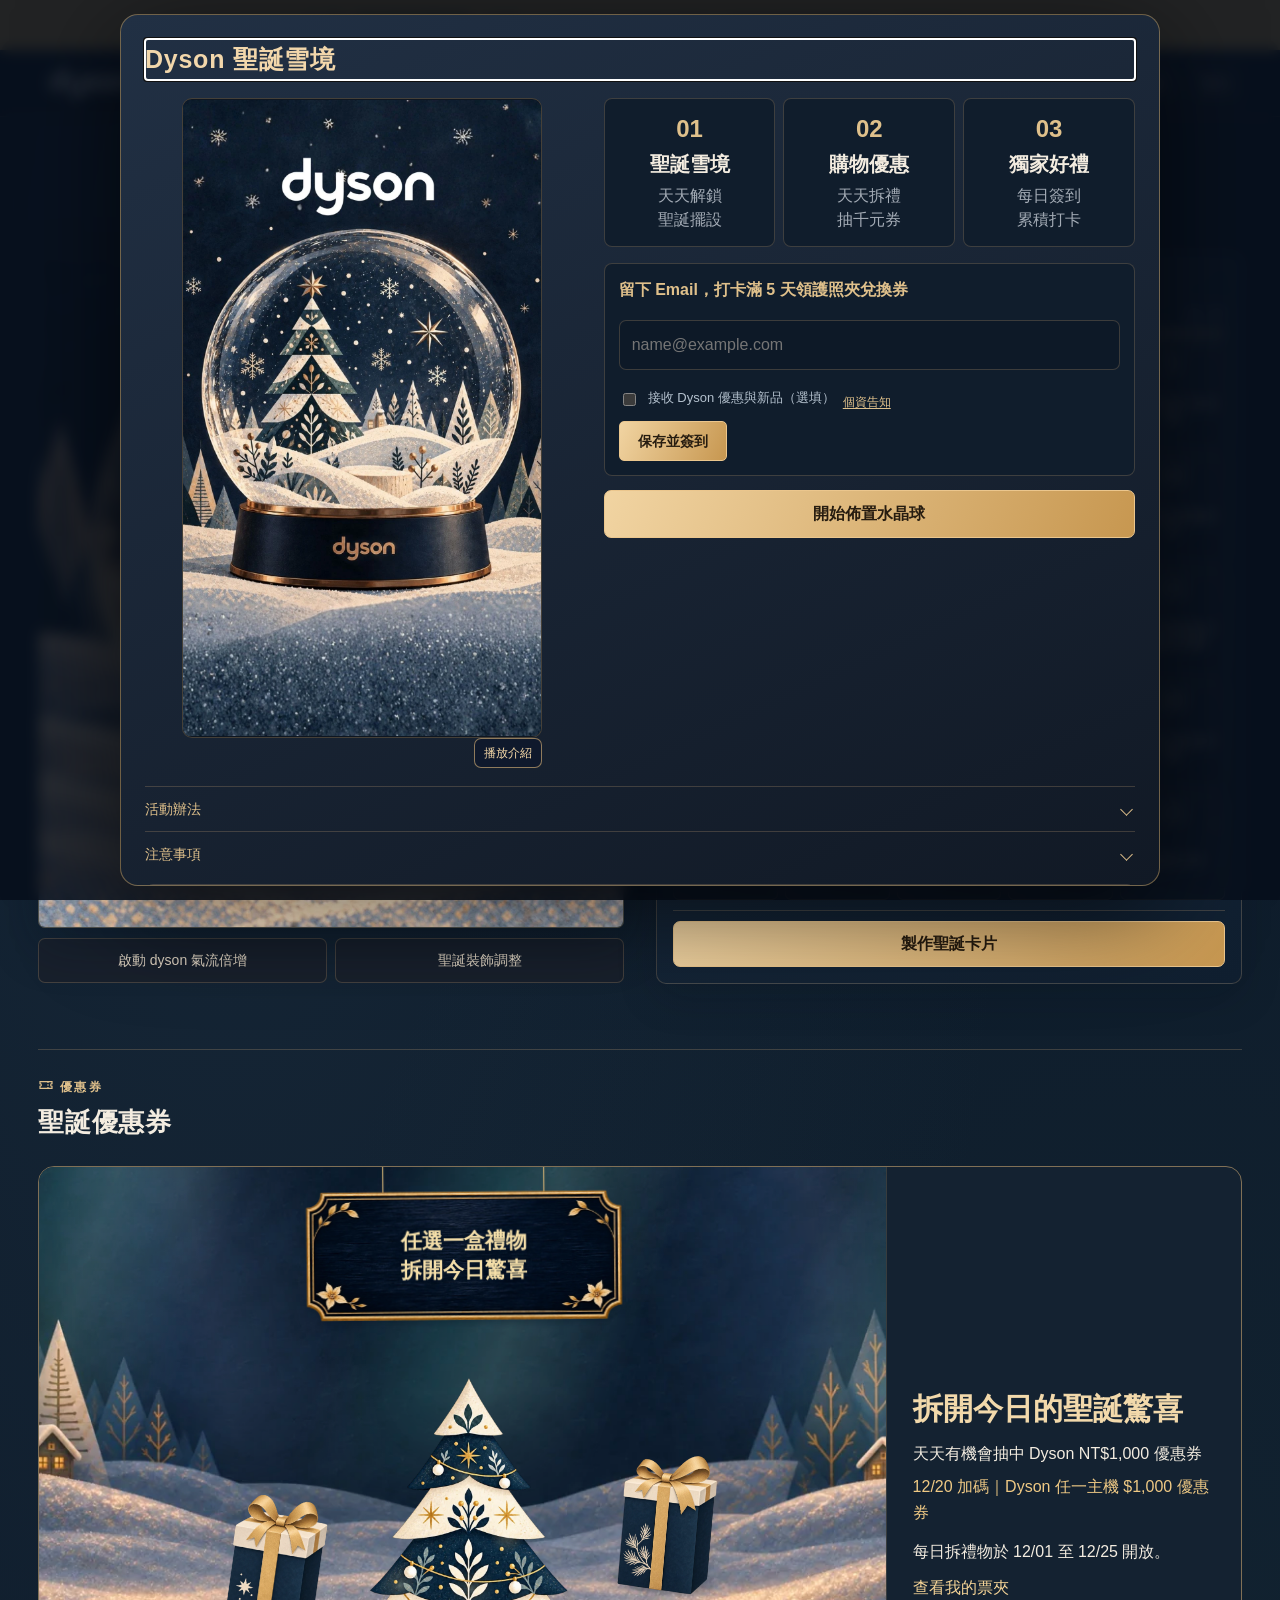
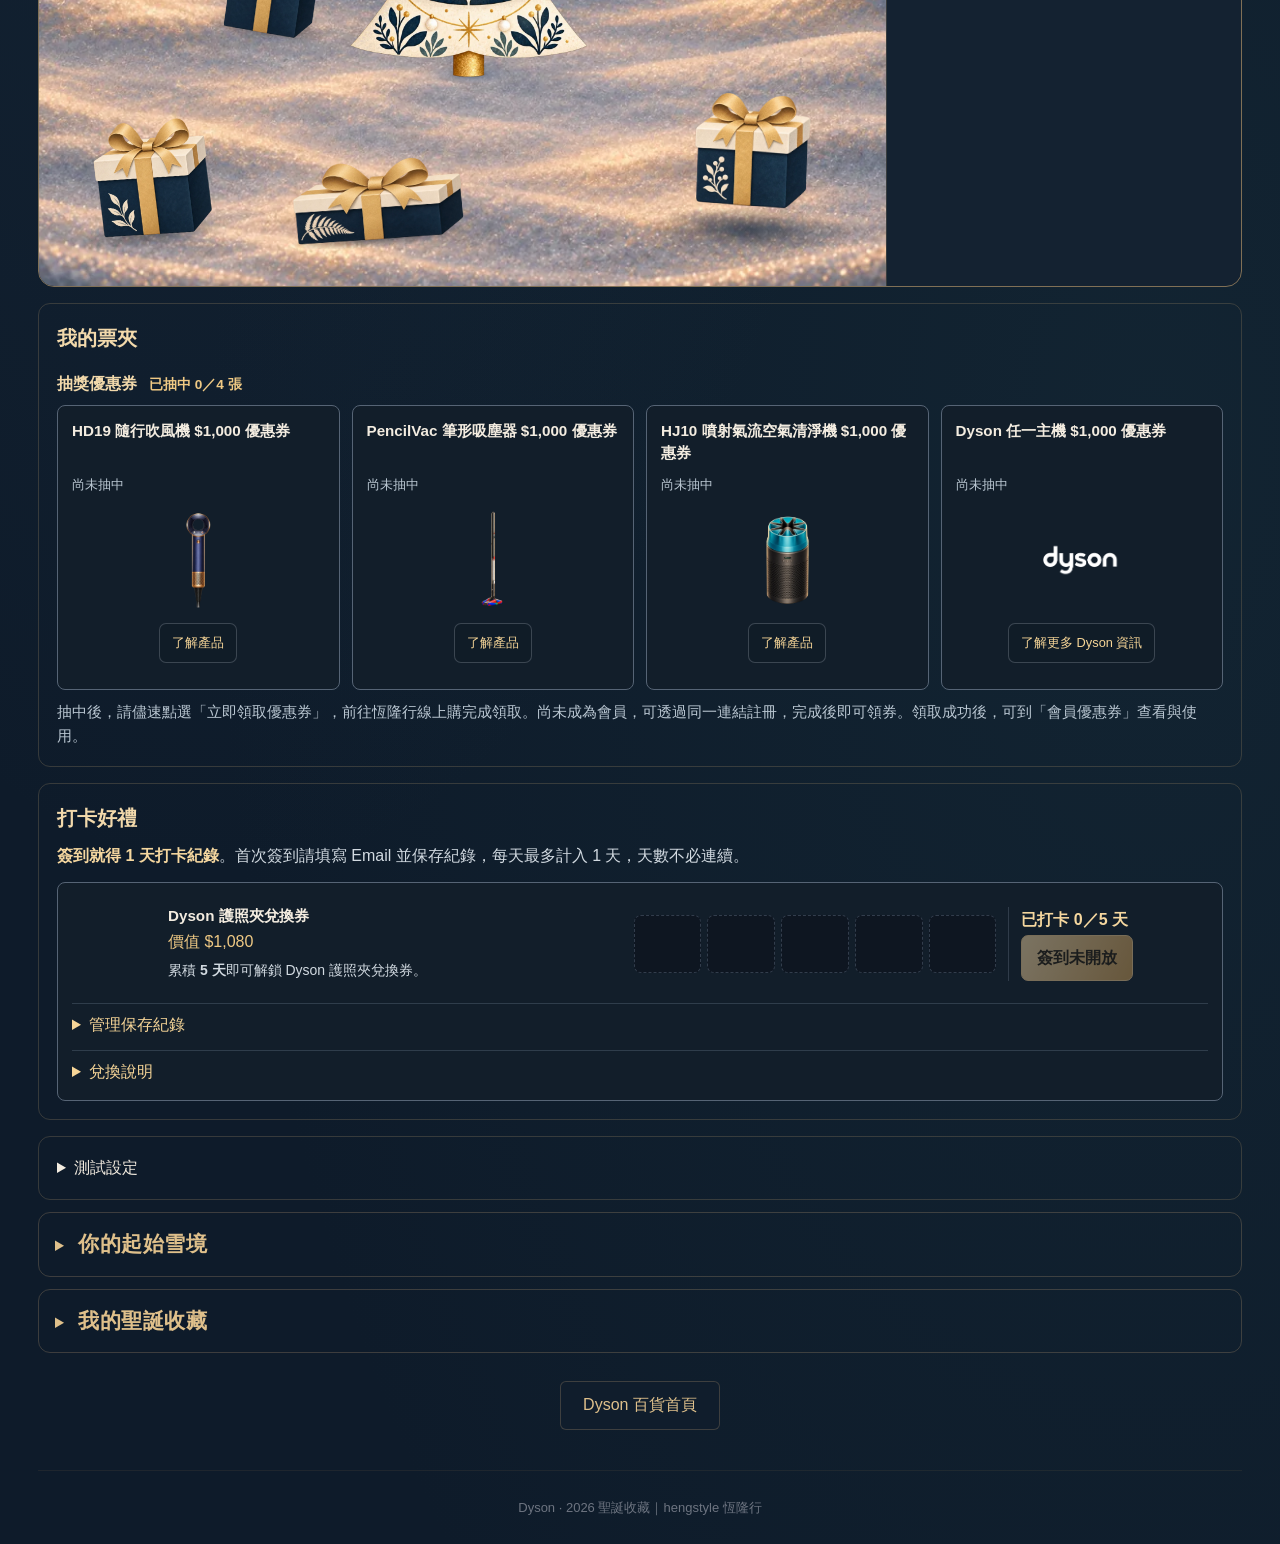
<file: 2026-dyson-christmas-test/index.html>
<!doctype html>
<html lang="zh-Hant" data-activity-environment="test">
<head>
<meta charset="utf-8"><meta name="viewport" content="width=device-width,initial-scale=1"><meta name="theme-color" content="#10141c">
<title>Dyson 聖誕收藏｜11 月一般使用者測試版</title>
<meta property="og:type" content="website">
<meta property="og:url" content="https://hengstyle-omo.github.io/campaigns/2026-dyson-christmas-test/">
<meta property="og:image" content="https://hengstyle-omo.github.io/campaigns/2026-dyson-christmas-test/assets/images/scene/share-preview.jpg">
<meta property="og:image:type" content="image/jpeg">
<meta property="og:image:width" content="1080">
<meta property="og:image:height" content="1920">
<meta property="og:image:alt" content="Dyson 聖誕雪境水晶球">
<meta property="og:title" content="Dyson 聖誕倒數日曆｜每天解鎖一份驚喜">
<meta property="og:description" content="下載或分享卡片抽千元優惠券，打卡滿 5 天解鎖靠櫃禮兌換券，持券消費贈 Dyson 護照夾（價值 $1,080）。">
<link rel="stylesheet" href="./assets/css/style.css?v=20261120-light-aurora">
<link rel="stylesheet" href="./assets/css/gift-draw.css?v=20261120-scene-fill">
</head>
<body>
<template id="activity-missions-template">
 <p class="activity-intro-description">
  <span>每日解鎖聖誕物件，佈置你的水晶球。</span>
  <span>下載或分享卡片抽優惠券，還可到首頁簽到。</span>
 </p>
 <nav class="activity-jumps" aria-label="聖誕闖關任務">
   <div class="mission-primary"><b class="mission-number">01</b><strong>聖誕雪境</strong><span>天天解鎖<br>聖誕擺設</span></div>
   <div><b class="mission-number">02</b><strong>購物優惠</strong><span>天天拆禮<br>抽千元券</span></div>
   <div><b class="mission-number">03</b><strong>獨家好禮</strong><span>每日簽到<br>累積打卡</span></div>
  </nav>
</template>
<template id="activity-rules-template">
  <section class="activity-rules-section">
   <h3>活動時間｜2026.12.01－12.25</h3>
   <p>每日解鎖聖誕驚喜，打造專屬 Dyson 聖誕水晶球！</p>
   <p>活動期間每日 00:00（UTC+8）解鎖全新聖誕裝飾，可自由選擇當日及先前已解鎖的物件，打造專屬聖誕雪境。尚未開放的日期將維持鎖定，已解鎖的裝飾可於活動期間隨時使用，重新布置水晶球。</p>
  </section>
  <section class="activity-rules-section">
   <h3 id="activity-coupons" tabindex="-1">聖誕禮遇｜抽 Dyson $1,000 優惠券</h3>
   <p>當天製作聖誕卡片並下載或分享圖片後，每天可拆 1 盒禮物。活動期間，每位會員每款優惠券限領一次。</p>
   <p>抽中後，請儘速點選「立即領取優惠券」，前往恆隆行線上購完成領取。尚未成為會員，可透過同一連結註冊，完成後即可領券。領取成功後，可到「會員優惠券」查看與使用。</p>
  </section>
  <section class="activity-rules-section">
   <h3>累積參與｜滿 5 天再享專屬好禮</h3>
   <p>至首頁「打卡好禮」留下 Email 保存打卡紀錄，累積打卡滿 5 天即可解鎖護照夾兌換券。持券至 Dyson 專櫃不限金額消費，即贈 Dyson 護照夾（價值 $1,080）。</p>
   <p>兌換期限至 2026/12/31，每人限贈一次。</p>
  </section>
  <section class="activity-rules-section">
   <h3>活動紀錄｜保存專屬聖誕進度</h3>
   <p>無須填寫 Email 即可體驗聖誕水晶球活動。</p>
   <p>如欲保存參與天數及好禮資格，請至首頁「打卡好禮」填寫正確 Email 並保存紀錄。下次使用相同 Email，即可接續活動進度。</p>
   <p>水晶球內的裝飾擺放位置僅保留於當次操作頁面，重新進入活動時將恢復預設布置。</p>
   <p>Dyson 新品與優惠資訊訂閱採自由選擇，不影響活動參與及好禮資格；已保存進度者，調整訂閱意願後將即時更新。</p>
  </section>
</template>
<template id="activity-notices-template">
 <ol><li><p>本活動由恆隆行貿易股份有限公司（以下簡稱「主辦單位」）舉辦。參加者一經參與本活動，即視為已詳閱、瞭解並同意遵守本活動辦法、注意事項及相關規範。</p></li><li><p>如因參加者使用之裝置、LINE App 版本、網路連線或其他非可歸責於主辦單位之因素，導致活動頁面、動畫效果、會員綁定或優惠資訊顯示異常，主辦單位恕不另行補發或補償。</p></li><li><p>如因天災、系統異常、政府法令變更或其他不可抗力因素，致本活動無法正常進行，主辦單位得於法令允許範圍內調整、暫停或終止活動，並依實際情況公告相關處理方式。</p></li><li><p>主辦單位保留於法令允許範圍內調整活動內容及相關辦法之權利，相關異動將於活動頁面公告。</p></li><li><p>本活動如有未盡事宜，悉依相關法令、主辦單位活動辦法及最新公告辦理。</p></li></ol>
</template>
<aside class="november-test-banner" aria-label="11 月測試版"><strong>11 月一般使用者測試版 · v127</strong><span id="november-test-clock" role="status">依台灣日期，每天對應開放 12 月同一天的禮物。</span></aside>
<dialog id="welcome-dialog" class="welcome-dialog" aria-labelledby="welcome-title" aria-describedby="welcome-description">
 <button id="welcome-review-close" class="dialog-close" type="button" aria-label="關閉" hidden>×</button>
 <div id="welcome-overview"><div id="welcome-content" class="welcome-content">
  <h2 id="welcome-title" tabindex="-1" autofocus>Dyson 聖誕雪境</h2>
  <div class="welcome-media"><video id="welcome-video" muted playsinline preload="none" aria-label="聖誕活動玩法介紹"></video><div class="welcome-media-toolbar"><p id="welcome-status" class="welcome-status sr-only" role="status" aria-live="polite"></p><button id="welcome-play" type="button" hidden>播放介紹</button></div></div>
  <div class="welcome-intro">
   <div data-activity-missions="welcome-description"></div>
   <section id="welcome-account" aria-labelledby="welcome-account-title">
    <h3 id="welcome-account-title">留下 Email，打卡滿 5 天領護照夾兌換券</h3>
   </section>
   
   <div class="welcome-footer"><button id="welcome-start" class="gold-button" type="button">開始佈置水晶球</button></div>
  </div>
 </div></div>
 <details id="welcome-rules" class="welcome-rules"><summary id="welcome-rules-title">活動辦法</summary><div class="welcome-rules-content">
  <div data-activity-rules></div>
 </div></details>
 <details id="welcome-notices" class="welcome-rules welcome-notices"><summary id="welcome-notices-title">注意事項</summary><div class="welcome-rules-content"><div data-activity-notices></div></div></details>
 <p class="november-test-notice">測試版提醒：本頁以 11/01–11/25 模擬 12/01–12/25，進度獨立保存。實際領取結果以恆隆行優惠券頁為準。</p>
</dialog>
<dialog id="admin-auth-dialog" class="admin-auth-dialog" aria-labelledby="admin-auth-title" aria-describedby="admin-auth-description">
 <button class="dialog-close mobile-admin-close" data-close="admin-auth-dialog" type="button" aria-label="關閉管理員驗證">×</button>
 <p class="eyebrow">ADMIN ACCESS</p><h2 id="admin-auth-title">管理員驗證</h2>
 <p id="admin-auth-description">此帳號需要驗證碼，才能載入進度與日期模擬。</p><p id="admin-auth-email" class="admin-auth-email"></p>
 <form id="admin-auth-form"><label for="admin-auth-code">管理員驗證碼<input id="admin-auth-code" type="password" minlength="16" maxlength="128" autocomplete="current-password" required></label><p id="admin-auth-message" role="status" aria-live="polite"></p><div class="admin-auth-actions"><button id="admin-auth-cancel" type="button">切換 Email</button><button id="admin-auth-submit" class="gold-button" type="submit">驗證並繼續</button></div></form>
</dialog>
<header class="site-header"><a class="brand" href="https://shop.hengstyle.com/site/dyson" target="_blank" rel="noopener noreferrer" aria-label="Dyson 百貨首頁"><img id="brand-logo" class="brand-logo" src="./assets/images/brand/dyson-logo-white.png" alt="Dyson" width="1702" height="591" fetchpriority="high"></a><nav aria-label="功能選單"><button id="progress-open" type="button">保存紀錄</button><button id="vouchers-open" type="button">活動玩法</button><div class="audio-menu"><button id="audio-open" type="button" aria-expanded="false" aria-controls="audio-panel">音訊<span class="audio-indicator" aria-hidden="true"></span></button>
<section id="audio-panel" class="audio-panel" aria-labelledby="audio-title" hidden>
 <div class="audio-panel-heading"><h2 id="audio-title">音訊</h2><button id="audio-close" type="button" aria-label="收起音訊面板">×</button></div>
 <div class="music-heading"><strong>聖誕旋律</strong></div><p id="music-now" role="status" aria-live="polite"></p>
 <div class="music-row"><label class="music-choice"><span class="sr-only">選擇已解鎖的音樂</span><select id="music-track"></select></label><button id="music-play" type="button" aria-pressed="false">播放音樂</button></div>
 <label class="music-volume">音樂音量<input id="music-volume" type="range" min="0" max="1" step="0.01" value="0.28" aria-label="背景音樂音量"></label>
 <div class="music-caption"><span>12/7、12/25 收藏解鎖</span><button id="music-credits-open" type="button">音樂來源</button></div><audio id="music-player" preload="none"></audio>
</section></div></nav></header>
<div id="preview-banner" class="preview-banner" hidden>企劃預覽模式 · 測試收藏不計入正式紀錄 <button id="preview-exit">回到正式日期</button></div>
<main>
 <section class="intro"><h1>把聖誕 <span>一點一點收藏</span></h1><p>玩遊戲收藏聖誕驚喜，傳送專屬祝福，解鎖<strong>限量優惠券</strong>。</p></section>
 <div id="game-experience" class="experience">
  <section id="globe-section" class="globe-section" aria-label="水晶球佈置">
   <div id="globe-stage" class="globe-stage"><div id="globe-wrapper"><img id="empty-globe" src="./assets/images/scene/snow-globe-background.webp?rev=20261027-5&opt=20261120" alt="深藍雪境中的 Dyson 水晶球，球內鋪有薄雪，等待加入每日收藏。" width="1168" height="1346"><canvas id="snow-canvas" tabindex="-1" aria-label="水晶球收藏擺放區"></canvas><div id="scene-loading" class="is-busy" role="status" hidden>正在準備冬日雪境…</div><div id="scene-tip" hidden></div><div id="show-greeting" class="show-greeting" role="status" aria-live="polite" hidden>MERRY CHRISTMAS</div></div></div>
   <div class="globe-actions"><button id="wind-button" aria-pressed="false">啟動 dyson 氣流倍增</button><button id="edit-toggle" aria-pressed="false" aria-expanded="false" aria-controls="scene-tools">聖誕裝飾調整</button></div>
   <div id="show-controls" class="show-controls" hidden><button id="show-replay" type="button">播放星光秀</button><button id="show-stop" type="button" hidden>停止演出</button><span>9.5 秒 · 可隨時重播</span><div class="show-banner-slot"><div id="show-banner" class="show-banner" hidden><span>CHRISTMAS LIGHT SHOW</span><strong id="show-phase" role="status" aria-live="polite"></strong><div class="show-track"><i id="show-progress"></i></div></div></div></div>
   <div id="scene-tools" class="scene-tools" aria-label="聖誕裝飾調整工具" hidden><div class="scene-tool-actions"><button id="motion-toggle" type="button" aria-pressed="true">暫停動態</button></div><p id="scene-edit-hint">先點選球內物件，再調整大小、旋轉或還原擺放。</p>

   <div id="position-editor" class="position-editor" hidden><strong id="selected-name"></strong><label>大小 <input id="scale-control" type="range" min="0.65" max="1.35" step="0.05" value="1"></label><label>旋轉 <input id="rotation-control" type="range" min="-180" max="180" step="5" value="0"></label><button id="selected-reset">還原擺放</button><button id="selected-detail">查看收藏</button><button id="selected-remove" type="button">移除</button><p>動物與一般造景可移至球內上方。</p></div></div>
   <p id="status" class="status" role="status" aria-live="polite"></p>
  </section>
  <section id="game-calendar" class="calendar-panel" aria-labelledby="game-calendar-title">
   <button id="mobile-calendar-toggle" class="mobile-calendar-toggle" type="button" aria-expanded="false" aria-controls="calendar-body">
    <strong>每日解鎖</strong><span id="mobile-calendar-count">已開放 0／25</span><span class="mobile-calendar-arrow" aria-hidden="true"></span>
   </button>
   <div id="calendar-body" class="calendar-body">
   <div class="calendar-heading"><div class="calendar-heading-main"><p class="eyebrow">DECEMBER 01 — 25</p><div class="calendar-title-row"><h2 id="game-calendar-title" tabindex="-1">每日解鎖｜聖誕倒數日曆</h2></div></div><div class="calendar-tools"><span id="today-label" class="date-pill"></span><button id="quick-sim-toggle" type="button" aria-expanded="false" aria-controls="quick-sim-panel">模擬日期</button></div></div>
   <div id="today-card" class="today-card"><p id="today-kicker" class="eyebrow"></p><h3 id="today-title"></h3><button id="today-open" class="gold-button"></button></div>
   <section id="quick-sim-panel" class="quick-sim-panel" aria-label="模擬日期" hidden>
    <div class="sim-panel-heading"><span>日期模擬 · 台灣時間</span></div>
    <label class="sim-date-label" for="sim-date">模擬今天是<input id="sim-date" type="date" value="2026-12-01" min="2026-11-30" max="2026-12-26"></label>
    <p id="quick-sim-note" role="status" aria-live="polite"></p>
    <div class="sim-panel-footer"><button id="quick-sim-done" type="button">完成／收起</button><button id="quick-sim-exit" type="button">結束模擬</button></div>
   </section>
   <div class="progress-label"><span>已開放物件</span><span id="progress-count">0 / 25</span></div><div class="progress-track"><div id="progress-fill"></div></div>
   <div id="calendar-grid" class="calendar-grid" aria-label="12 月每日禮盒"></div>
   <div id="calendar-key" class="calendar-key" aria-label="日期狀態說明"></div>
   <div class="calendar-card-entry"><button id="card-open" class="gold-button" type="button" disabled>製作聖誕卡片</button></div>
   </div>
  </section>
 </div>
 <section id="benefit-section" class="benefit-section"><div class="section-heading"><div><p class="eyebrow"><svg class="ticket-icon" viewBox="0 0 24 24" width="16" height="16" aria-hidden="true" fill="none" stroke="currentColor" stroke-width="1.8"><path d="M3 7h18v3a2 2 0 0 0 0 4v3H3v-3a2 2 0 0 0 0-4zM15 7v2m0 2v2m0 2v2"/></svg>優惠券</p><h2>聖誕優惠券</h2></div></div><section id="draw-card" class="draw-card" aria-labelledby="draw-heading">
  <div class="draw-copy">
    <h3 id="draw-heading" tabindex="-1">拆開今日的聖誕驚喜</h3>
    <p id="draw-rules">天天有機會抽中 Dyson NT$1,000 優惠券</p>
    <p id="draw-bonus" class="draw-bonus" hidden>12/20 加碼｜<span>Dyson 任一主機 $1,000 優惠券</span></p>
  </div>
  <div id="draw-stage" class="draw-stage">
    <div class="draw-landscape" aria-hidden="true"></div>
    <div class="draw-aurora-pink" aria-hidden="true"></div>
    <div class="draw-wood-sign"><img src="./assets/images/scene/christmas-sign.webp?build=20261120-light&opt=20261120" width="1536" height="640" alt=""><span>任選一盒禮物<br>拆開今日驚喜</span></div>
    <div id="draw-visitor" class="draw-visitor" aria-hidden="true" hidden><img id="draw-visitor-image" alt=""></div>
    <div class="draw-tree" aria-hidden="true">
      <img class="draw-tree-art" src="./assets/images/scene/day-12-christmas-tree.webp?opt=20261120" alt="" width="1214" height="1295" loading="lazy" decoding="async">
      <span class="draw-tree-lights"></span>
    </div>
    <div id="draw-flyover" class="draw-flyover" aria-hidden="true">
      <div class="draw-flyover-rider">
        <img src="./assets/images/scene/day-22-golden-sleigh.webp?opt=20261120" alt="" loading="lazy">
        <img src="./assets/images/scene/day-23-cat-santa.webp?opt=20261120" alt="" loading="lazy">
      </div>
      <img class="draw-flyover-reindeer" src="./assets/images/scene/day-08-leaping-reindeer.webp?opt=20261120" alt="" loading="lazy">
    </div>
    <div id="draw-gifts" class="draw-gifts" role="group" aria-label="五盒聖誕禮物" aria-describedby="draw-rules"></div>
    <canvas id="draw-effects" aria-hidden="true"></canvas>
  </div>
  <div id="draw-feedback" class="draw-feedback">
    <p id="draw-status" role="status" aria-live="polite" tabindex="-1"></p>
    <p id="draw-pool-note" class="draw-muted"></p>
    <div class="draw-actions">
      <button id="draw-create" class="gold-button" type="button">製作卡片解鎖禮物</button>
      <button id="draw-result-open" type="button" hidden>查看今日拆盒結果</button>
      <a id="draw-view" href="#draw-coupons">查看我的票夾</a>
    </div>
  </div>
</section>
<section class="draw-wallet" aria-labelledby="draw-coupons">
  <h3 id="draw-coupons" tabindex="-1">我的票夾</h3>
  <section aria-labelledby="draw-wallet-prizes">
    <h4 id="draw-wallet-prizes" class="draw-wallet-heading">抽獎優惠券 <span id="draw-count"></span></h4>
    <div id="draw-wallet"></div>
    <p class="draw-muted draw-wallet-note">抽中後，請儘速點選「立即領取優惠券」，前往恆隆行線上購完成領取。尚未成為會員，可透過同一連結註冊，完成後即可領券。領取成功後，可到「會員優惠券」查看與使用。</p>
  </section>
</section>
<section id="draw-passport" class="draw-passport" aria-labelledby="draw-passport-title">
    <h3 id="draw-passport-title" tabindex="-1">打卡好禮</h3>
    <p class="draw-passport-intro"><strong>簽到就得 1 天打卡紀錄</strong>。首次簽到請填寫 Email 並保存紀錄，每天最多計入 1 天，天數不必連續。</p>
    <article class="draw-coupon draw-passport-card" aria-labelledby="draw-passport-name">
      <img id="draw-passport-image" class="draw-coupon-image" alt="Dyson 護照夾" width="144" height="144" loading="lazy" decoding="async">
      <div class="draw-coupon-copy">
        <strong id="draw-passport-name">Dyson 護照夾兌換券</strong>
        <span>價值 $1,080</span>
        <p class="draw-passport-requirement">累積 <b>5 天</b>即可解鎖 Dyson 護照夾兌換券。</p>
      </div>
      <div class="draw-passport-status">
        <p id="draw-passport-progress" aria-live="polite">已打卡 0／5 天</p>
        <div class="draw-passport-actions">
          <button id="draw-passport-checkin" class="gold-button" type="button">簽到</button>
          <button id="draw-passport-open" class="gold-button" type="button" hidden>拆開 5 日回禮</button>
          <a id="draw-passport-ticket" class="gold-button draw-passport-ticket" target="_blank" rel="noopener noreferrer" hidden><span id="draw-passport-cta">領取兌換券 ↗</span></a>
        </div>
      </div>
      <ol id="draw-passport-days" class="participation-grid draw-passport-days" aria-label="五天簽到進度"></ol>
      <details id="draw-passport-account" class="draw-passport-extra">
        <summary>管理保存紀錄</summary>
        <div id="draw-progress-fields" class="welcome-progress"><div id="progress-current" hidden><p>目前使用 <strong id="progress-email-label"></strong></p><button id="progress-switch" type="button">切換 Email</button></div><form id="progress-form" novalidate><label id="progress-email-field" for="progress-email"><span id="progress-email-caption">你的 Email</span><input id="progress-email" type="email" maxlength="254" autocomplete="email" placeholder="name@example.com"></label><div class="progress-consent-row"><label class="progress-consent"><input id="progress-marketing" type="checkbox"><span>接收 Dyson 優惠與新品（選填）</span></label><a href="https://docs.google.com/document/d/1t16XzusKmtd05-ndbZZWI5BFOdslWheB/edit" target="_blank" rel="noopener noreferrer" aria-label="個人資料告知暨同意書">個資告知</a></div><button id="progress-submit" class="gold-button" type="submit">保存並簽到</button></form><p id="progress-message" role="status" aria-live="polite"></p><button id="progress-retry" type="button" hidden>重試同步</button></div>
      </details>
      <details class="draw-passport-extra">
        <summary>兌換說明</summary>
        <p>持券至 Dyson 專櫃不限金額消費，即贈 Dyson 護照夾。兌換期限至 2026/12/31，每人限贈一次。</p>
      </details>
    </article>
</section>
<dialog id="draw-prize" class="draw-result-dialog" aria-labelledby="draw-prize-name">
  <form method="dialog" class="draw-result-close"><button type="submit" aria-label="關閉" autofocus>×</button></form>
  <div class="draw-result-ticket">
    <p id="draw-prize-won-label" class="draw-prize-won-label" hidden>恭喜抽中！</p>
    <h3 id="draw-prize-name">Dyson <strong>$1,000</strong> 優惠券</h3>
    <figure class="draw-prize-product">
      <img id="draw-prize-image" alt="" width="88" height="88" hidden>
      <figcaption id="draw-prize-kind"></figcaption>
    </figure>
    <a id="draw-prize-claim" class="gold-button" target="_blank" rel="noopener noreferrer" hidden>立即領取優惠券 ↗</a>
  </div>
  <section id="draw-prize-info" class="draw-prize-info" aria-labelledby="draw-prize-info-title" hidden>
    <h3 id="draw-prize-info-title"><small>適用商品介紹</small><span id="draw-prize-product-name"></span></h3>
    <p id="draw-prize-intro"></p>
    <h4 id="draw-prize-features-title">產品亮點</h4>
    <ul id="draw-prize-features"></ul>
    <a id="draw-prize-product-link" target="_blank" rel="noopener noreferrer">了解產品詳情 ↗</a>
  </section>
</dialog>
<dialog id="draw-product" class="draw-result-dialog" aria-labelledby="draw-product-name">
  <form method="dialog" class="draw-result-close"><button type="submit" aria-label="關閉" autofocus>×</button></form>
  <h3 id="draw-product-name"></h3>
  <img id="draw-product-image" alt="" width="88" height="88">
  <section class="draw-prize-info draw-product-info">
    <p id="draw-product-intro"></p>
    <h4 id="draw-product-features-title">產品亮點</h4>
    <ul id="draw-product-features"></ul>
    <a id="draw-product-product-link" target="_blank" rel="noopener noreferrer">了解產品詳情 ↗</a>
  </section>
</dialog>
<dialog id="draw-discovery" class="draw-result-dialog draw-discovery" aria-labelledby="draw-discovery-title" aria-describedby="draw-miss-copy">
  <form method="dialog" class="draw-result-close"><button type="submit" aria-label="關閉" autofocus>×</button></form>
  <h3 id="draw-discovery-title">今天沒有抽中優惠券</h3>
  <p id="draw-miss-copy"></p>
</dialog>
<details id="draw-settings" class="draw-settings">
  <summary>測試設定</summary>
  <div class="draw-settings-controls">
    <label>活動日期<input id="draw-date" type="date" min="2026-12-01" max="2026-12-25"></label>
    <label>抽獎結果<select id="draw-mode"><option value="random">隨機</option><option value="miss">指定沒抽中</option><option value="win">指定抽中一張</option><option value="bonus">指定抽中加碼券</option></select></label>
    <button id="draw-use-activity-date" type="button">使用活動日期</button>
    <button id="draw-simulate" type="button">模擬完成今日卡片</button>
    <button id="draw-reset" type="button">清除抽獎測試紀錄</button>
  </div>
</details></section>
 <details id="starter-section" class="collection-section collection-disclosure">
  <summary><h2>你的起始雪境</h2></summary>
  <p class="collection-description">已為你放好三件小物，可移除與調整，不計入每日收藏</p>
  <div id="starter-grid" class="collection-grid starter-grid"></div>
 </details>
 <details id="collection-section" class="collection-section collection-disclosure">
  <summary><h2>我的聖誕收藏</h2></summary>
  <p class="collection-description">點選回看，或切換球內展示</p>
  <div id="collection-grid" class="collection-grid"></div>
  <div id="collection-empty" class="empty-state">第一份驚喜，從 12 月 1 日開始。<br>每一次開啟，都為雪境留下一點新的光。</div>
 </details>
 <section id="bonus-section" class="collection-section" hidden><div class="section-heading"><div><p class="eyebrow">A LITTLE SECRET FOR YOU</p><h2>你的限定收藏</h2></div><span>送給你的小驚喜，自行放入水晶球</span></div><div id="bonus-grid" class="collection-grid"></div></section>
 <div class="shop-entry"><a class="shop-home-link" href="https://shop.hengstyle.com/site/dyson" target="_blank" rel="noopener noreferrer">Dyson 百貨首頁</a></div>
 <footer class="campaign-footer"><span>Dyson · 2026 聖誕收藏｜hengstyle 恆隆行</span><button id="studio-open">企劃預覽與 25 天內容管理</button></footer>
</main>
<nav class="mobile-workspace-actions" aria-label="雪境快捷操作">
 <button id="mobile-collection-open" class="gold-button" type="button" aria-haspopup="dialog" aria-controls="mobile-collection">佈置水晶球</button>
 <button id="mobile-card-open" class="gold-button" type="button" aria-haspopup="dialog" disabled>製作卡片</button>
</nav>
<dialog id="mobile-collection" class="mobile-collection" aria-labelledby="mobile-collection-title">
 <div class="mobile-collection-top">
  <button id="mobile-collection-close" class="dialog-close" type="button" data-close="mobile-collection" aria-label="關閉布置，返回雪境" autofocus>×</button>
 </div>
 <section class="mobile-collection-tray">
  <div class="mobile-collection-heading"><h2 id="mobile-collection-title">選擇布置物件</h2><span>點一下放入，再點一下移出</span></div>
  <div id="mobile-collection-pages" class="mobile-collection-pages" aria-label="收藏分頁"></div>
  <div class="mobile-collection-pagination">
   <button id="mobile-collection-prev" type="button" aria-label="上一頁收藏">‹</button>
   <span id="mobile-collection-page" aria-live="polite"></span>
   <button id="mobile-collection-next" type="button" aria-label="下一頁收藏">›</button>
  </div>
 </section>
 <div class="mobile-collection-actions">
  <button id="mobile-collection-card" class="gold-button" type="button" aria-haspopup="dialog" disabled>製作卡片</button>
 </div>
</dialog>
<dialog id="card-dialog" class="card-dialog" aria-labelledby="card-title"><button class="dialog-close" data-close="card-dialog" aria-label="關閉">×</button><p class="eyebrow">A LITTLE WORLD, JUST FOR YOU</p><h2 id="card-title">寄一份聖誕心意</h2><p class="dialog-subtitle">以你親手布置的水晶球，留住此刻想說的話。</p><form id="card-form" class="card-form card-workspace" novalidate>
<div class="card-editor-column"><div class="card-form-fields"><div class="card-field"><div class="card-label"><label for="card-recipient">送給誰 <span>必填</span></label><output id="card-recipient-count" for="card-recipient">0／12</output></div><input id="card-recipient" type="text" placeholder="名字或暱稱" autocomplete="off" required aria-describedby="card-recipient-error"><p id="card-recipient-error" class="card-error" aria-live="polite"></p></div><div class="card-field"><div class="card-label"><label for="card-message">想說的話 <span>必填</span></label><output id="card-message-count" for="card-message">0／100</output></div><textarea id="card-message" rows="5" placeholder="寫下想送給對方的聖誕祝福…" required aria-describedby="card-message-error"></textarea><p id="card-message-error" class="card-error" aria-live="polite"></p></div><div class="card-field"><div class="card-label"><label for="card-signature">自己的署名 <span>必填</span></label><output id="card-signature-count" for="card-signature">0／12</output></div><input id="card-signature" type="text" placeholder="留下你的名字或暱稱" autocomplete="off" required aria-describedby="card-signature-error"><p id="card-signature-error" class="card-error" aria-live="polite"></p></div></div><div class="card-export-panel"><section class="card-media-options" aria-label="卡片格式與聲音"><label class="card-format-label" for="card-format">傳出什麼樣的祝福？</label><select id="card-format"><option value="gif" selected>GIF 動態圖片｜會動的祝福（無聲）｜5 秒</option><option value="mp4">MP4 有聲影片｜配樂與錄音｜5 秒</option><option value="png">PNG 靜態圖片</option></select><p id="card-format-note" class="card-hint" hidden></p><details id="card-audio-options"><summary>聲音設定（選填）</summary><label class="card-audio-check"><input id="card-bgm" type="checkbox" checked>聖誕背景音樂 <span>預設開啟</span></label><div class="card-voice-heading"><strong>錄一句自己的祝福 <span>選填，最多 5 秒</span></strong><span id="card-record-time">0.0／5 秒</span></div><div class="card-voice-actions"><button id="card-record" type="button">開始錄音</button><button id="card-record-stop" type="button" hidden>完成錄音</button><button id="card-record-delete" type="button" disabled>刪除錄音</button></div><audio id="card-voice-preview" controls preload="none" hidden aria-label="試聽自己的祝福"></audio><p id="card-record-status" class="card-hint" role="status" aria-live="polite">按下錄音才會要求麥克風權限。有錄音時，配樂會自動降低音量。</p></details><div id="card-export-progress" hidden><progress id="card-progress" max="100" value="0" aria-label="卡片製作進度"></progress><button id="card-cancel-export" type="button">取消製作</button></div></section></div></div>
<div class="card-preview-column"><div class="card-preview-area"><div class="card-preview-stage"><div id="card-making" class="card-making" role="status" aria-live="polite" hidden><div class="mini-globe" aria-hidden="true"><i></i><i></i><i></i><i></i><i></i><i></i></div><strong id="card-making-title">正在製作你的聖誕卡片…</strong><span id="card-making-stage">準備畫面</span><span id="card-making-percent"></span><button id="card-making-cancel" type="button">取消製作</button></div><canvas id="card-preview" width="1200" height="2000" role="img" aria-label="聖誕卡片預覽"></canvas><video id="card-video-preview" controls playsinline preload="metadata" hidden aria-label="5 秒有聲聖誕卡片預覽"></video><img id="card-gif-preview" hidden alt="5 秒循環的聖誕卡片動畫"></div></div>
<div class="card-result-actions"><button id="card-generate" class="gold-button" type="button" disabled>製作卡片</button>
<div class="card-save-actions"><button id="card-download" type="button" disabled>下載圖片</button><button id="card-share" type="button" disabled>分享圖片</button><button id="card-share-game" type="button">分享遊戲</button></div><p id="card-status" class="card-status" role="status" aria-live="polite"></p><div class="card-share-options"><button id="card-share-file" type="button" hidden>只分享圖片</button></div><button id="draw-from-card" type="button" hidden>挑選今日禮物</button><textarea id="card-share-text" aria-label="分享文案與活動連結" readonly hidden></textarea></div></div></form></dialog>
<dialog id="item-dialog" aria-labelledby="item-title"><button class="dialog-close" data-close="item-dialog" aria-label="關閉">×</button><p id="item-day" class="eyebrow"></p><div id="item-visual" class="item-visual"></div><p id="item-kind" class="small-label"></p><h2 id="item-title"></h2><p id="item-description"></p><section id="item-product" class="product-intro" aria-label="產品介紹" hidden><h3 id="product-features-title">產品亮點</h3><ul id="product-features"></ul><a id="product-link" class="product-link" target="_blank" rel="noopener noreferrer" hidden>了解產品詳情 ↗</a><span id="product-link-pending" class="product-link-pending">產品詳情準備中</span></section><p id="item-music" class="item-music" hidden></p><button id="item-placement" class="gold-button"></button><button id="item-replay" class="secondary-button" hidden>重播星光秀</button></dialog>
<dialog id="music-credits-dialog" aria-labelledby="music-credits-title"><button class="dialog-close" data-close="music-credits-dialog" aria-label="關閉">×</button><p class="eyebrow">MUSIC CREDITS</p><h2 id="music-credits-title">聖誕旋律與授權</h2><p class="dialog-subtitle">以下為 Kevin MacLeod 提供的 CC BY 4.0 授權錄音，依授權標示作者與來源。可免費用於商業活動。</p><div id="music-credits-list"></div></dialog>
<dialog id="studio-dialog" class="studio-dialog" aria-labelledby="studio-title"><button class="dialog-close" data-close="studio-dialog" aria-label="關閉">×</button><p class="eyebrow">CAMPAIGN STUDIO · PREVIEW</p><h2 id="studio-title">25 天內容與場景預覽</h2><p class="dialog-subtitle">此為企劃預覽入口，並非具登入驗證的管理後台。模擬收藏與擺放保存在同一參加者列的獨立模擬欄位。</p>
<details id="cloud-settings" hidden><summary>管理設定：連接 Google Sheet</summary><p>先將 DysonProgress.gs 貼入 Sheet 的 Apps Script，設定 GitHub 網域、執行 setup，部署為網頁應用程式。</p><label for="cloud-endpoint">部署網址（/exec）</label><input id="cloud-endpoint" type="url" placeholder="https://script.google.com/macros/s/…/exec" autocomplete="off"><button id="cloud-save-export" type="button" class="gold-button">套用並下載 config.js</button><p id="cloud-summary"></p><p id="cloud-settings-status" role="status"></p></details>
 <div class="preview-controls"><label>預覽日期<input id="preview-date" type="date" value="2026-12-01" min="2026-11-30" max="2026-12-26"></label><button id="preview-start" class="gold-button">模擬當日</button><button id="preview-fill">收藏至此日（不放入）</button><button id="preview-clear">清空測試進度</button><button id="studio-export">下載活動設定 config.js</button></div>
 <p class="studio-note">產品圖可在下表替換，建議透明 PNG／WebP。HD19、SV50、HJ10、BP10 已使用獨立透明產品圖；BP10 的了解詳情連結待補。HD19、SV50、HJ10 商品專屬券沿用既有序號；任一主機優惠序號與使用期限可於下方設定。護照夾好禮為櫃位兌換，不使用折價序號。</p>
 <div id="asset-persistence" class="studio-note"></div><div class="table-scroll"><table class="studio-table"><thead><tr><th>日期</th><th>預覽</th><th>類型與項目</th><th>當日效果</th><th>產品介紹</th><th>素材</th><th>調整</th></tr></thead><tbody id="studio-table-body"></tbody></table></div>
 <details class="config-editor"><summary>編輯內容與優惠設定</summary><p>可修改每日名稱、產品型號、介紹、最多三項特色及 HTTPS 詳情連結。五份禮遇包含四張商品優惠券與累積登入 5 天的 Dyson 護照夾好禮。可調整顯示文字與期限，請保留解鎖條件；領券網址沿用本活動的恆隆行優惠券連結。</p><label class="config-label" for="config-json">25 天內容與產品介紹</label><textarea id="config-json" spellcheck="false" aria-label="25天內容設定 JSON"></textarea><label class="config-label" for="reward-json">五份禮遇顯示設定</label><textarea id="reward-json" class="reward-json" spellcheck="false" aria-label="五份禮遇設定 JSON"></textarea><p>本測試頁的購物優惠券採每日拆禮物抽獎；護照夾兌換券需填寫 Email 並同步累積登入滿 5 天。管理員模擬僅供預覽，不開啟實際領券連結。</p><div class="config-actions"><button id="config-save" class="gold-button">套用設定</button><button id="config-reset">還原草案設定</button></div><p id="config-status" role="status"></p></details>
 <p class="studio-note">連接 Google Sheet 後，正式領取以後端台灣時間檢查。日期模擬只供 Sheet 勾選的管理者測試；限定動物另由「是否有專屬收藏」控制，模擬進度不混入正式收藏。管理員需輸入驗證碼；一般參加者仍以 Email 保存進度，不驗證信箱持有人。</p>
</dialog>
<aside id="onboarding-guide" class="onboarding-guide" aria-label="首次進站導覽" hidden>
 <p id="onboarding-message" role="status"></p>
 <div class="onboarding-actions">
  <button id="onboarding-done" type="button" class="gold-button" hidden>完成</button>
  <button id="onboarding-skip" type="button">跳過導覽</button>
 </div>
</aside>
<input id="asset-input" type="file" accept="image/png,image/webp,image/jpeg" hidden>





<script src="./assets/js/config.js?v=20261120-light-aurora"></script>
<script src="./assets/js/analytics.js?v=20261116-v101"></script>
<script src="./assets/js/gift-effects.js?v=20261120-light-aurora"></script>
<script src="./assets/js/gift-draw.js?v=20261120-light-aurora"></script>
<script src="./assets/js/app.js?v=20261120-light-aurora"></script>

</body></html>
</file>
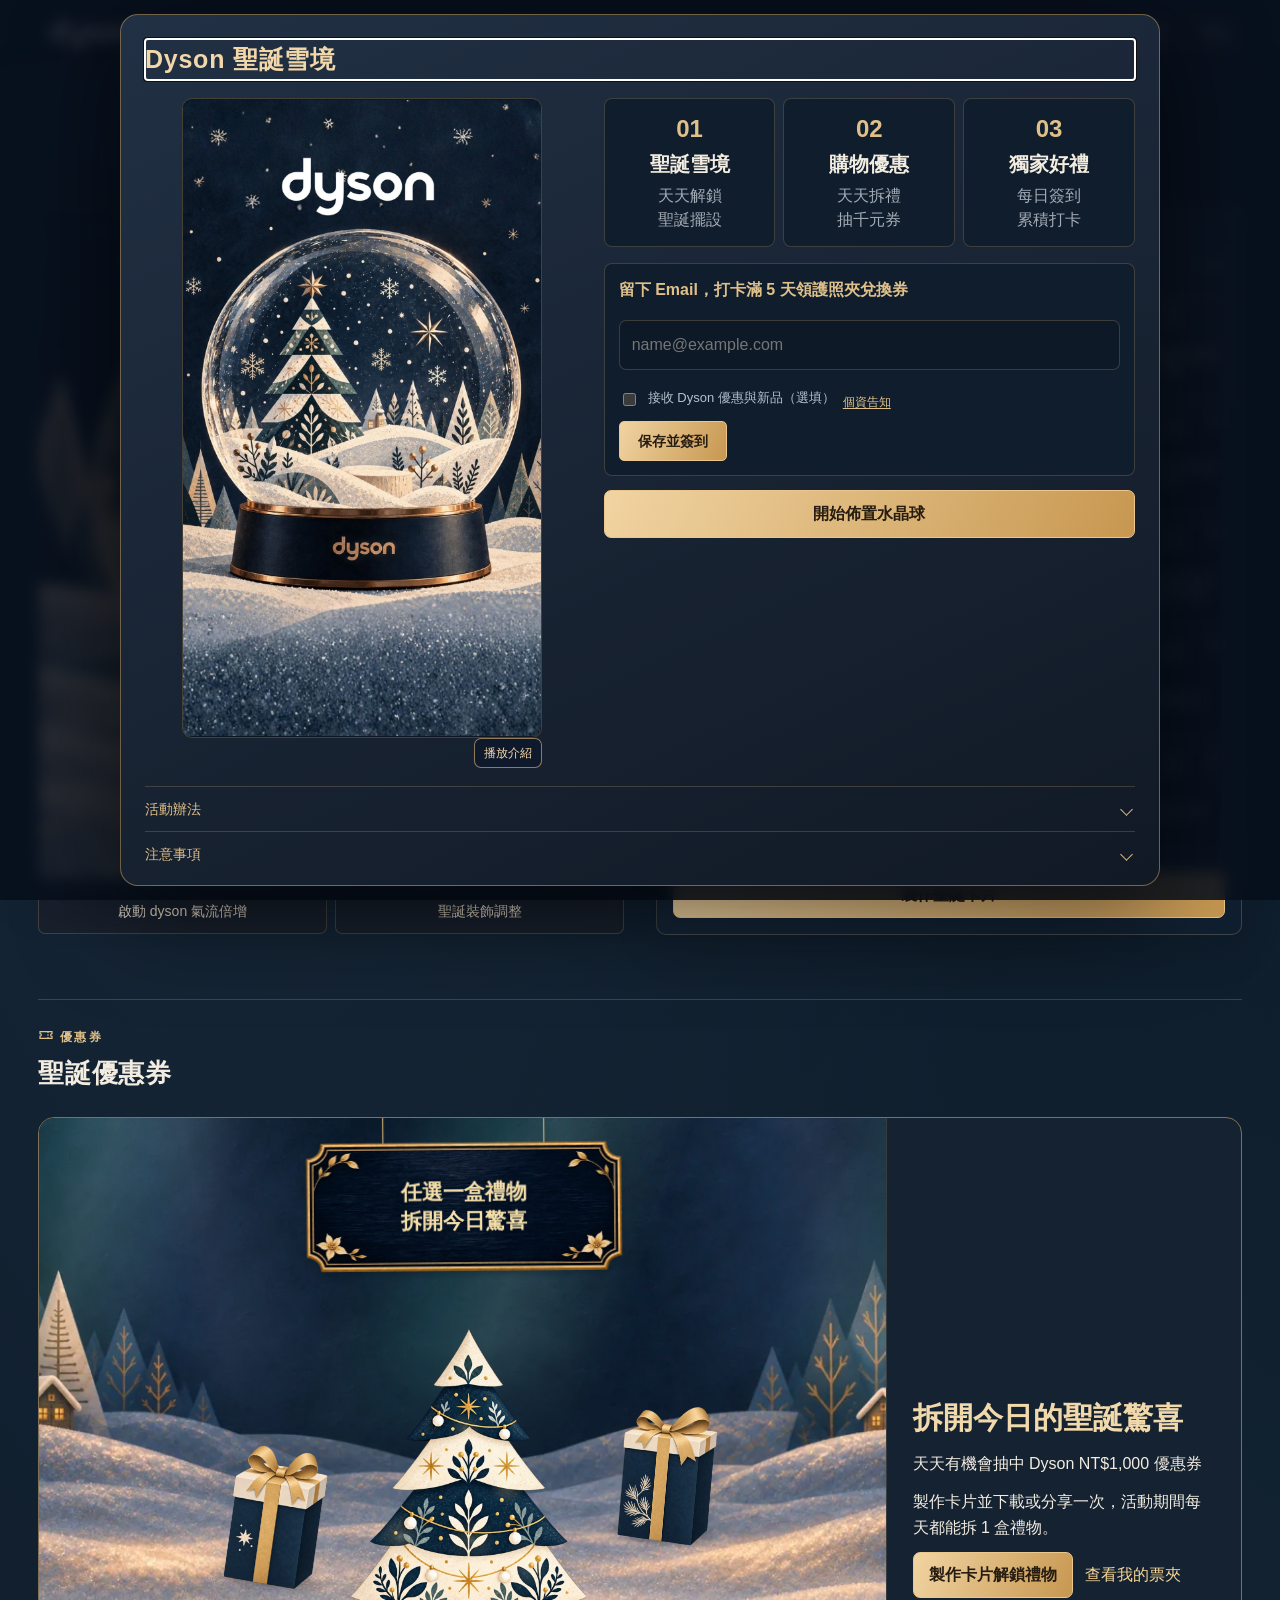
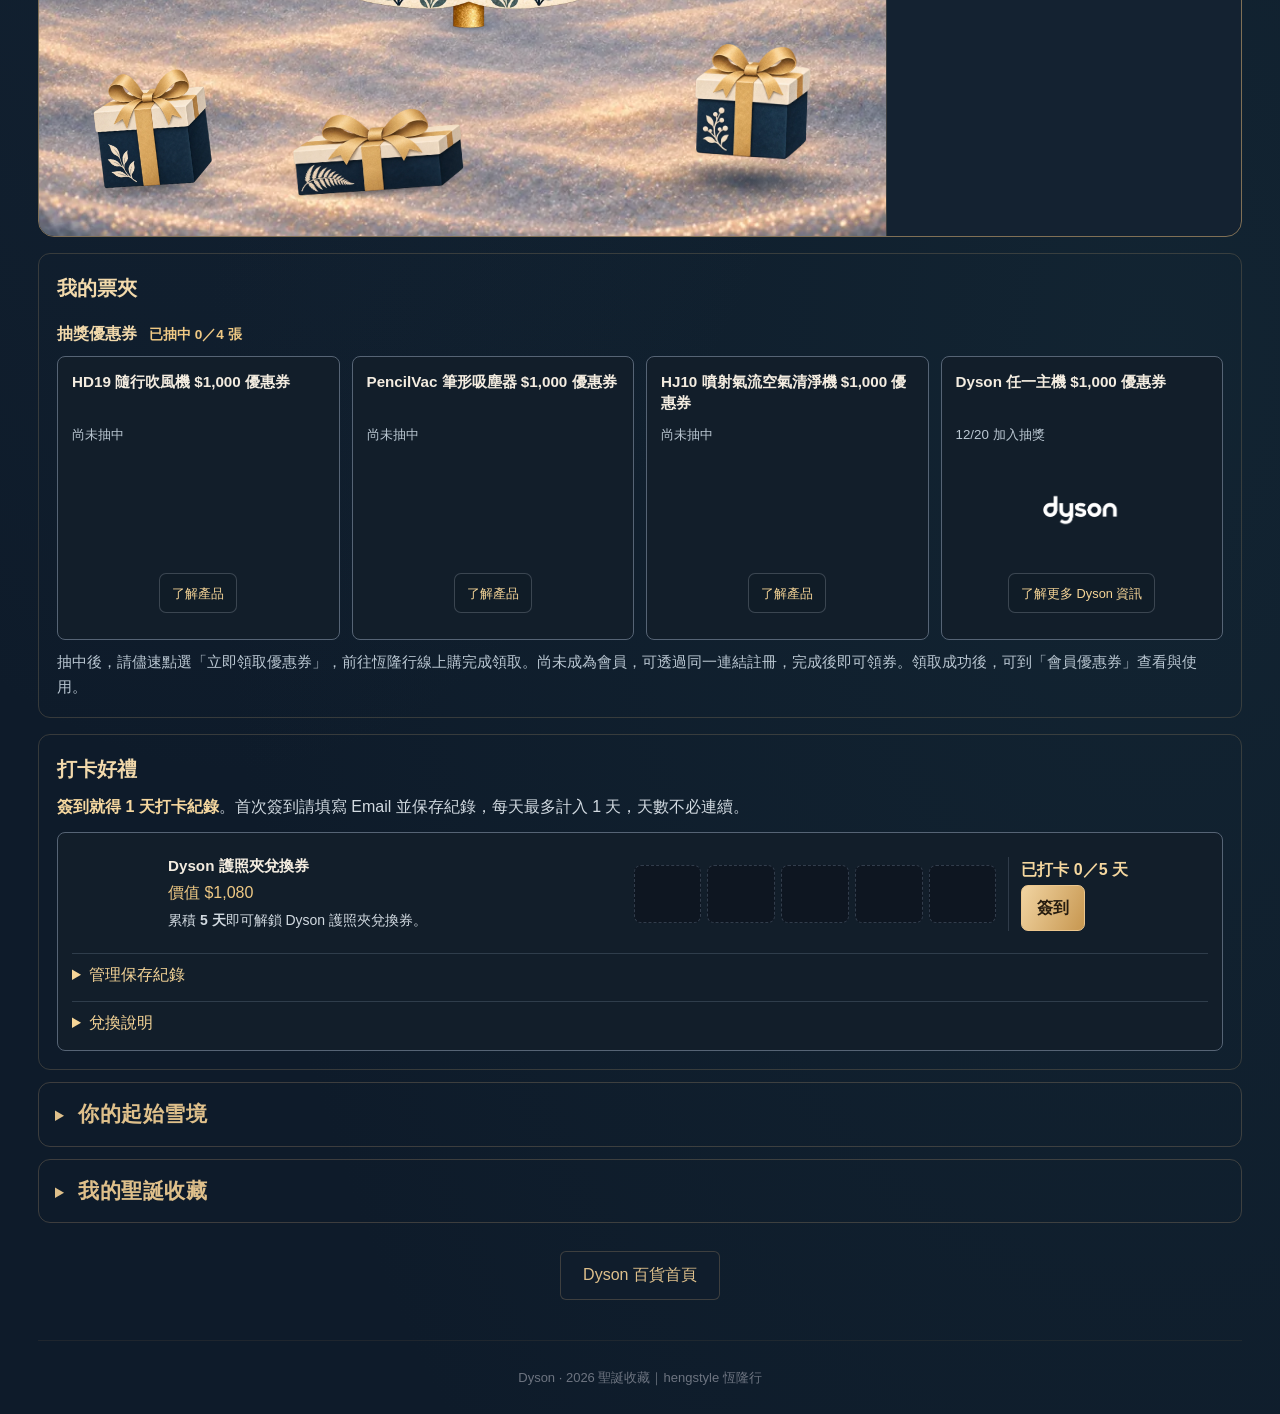
<file: 2026-dyson-christmas/index.html>
<!doctype html>
<html lang="zh-Hant" data-activity-environment="production">
<head>
<meta charset="utf-8"><meta name="viewport" content="width=device-width,initial-scale=1"><meta name="theme-color" content="#10141c">
<title>Dyson 璀璨雪境｜25 日聖誕收藏</title>
<link rel="canonical" href="https://hengstyle-omo.github.io/campaigns/2026-dyson-christmas/">
<meta property="og:type" content="website">
<meta property="og:url" content="https://hengstyle-omo.github.io/campaigns/2026-dyson-christmas/">
<meta property="og:image" content="https://hengstyle-omo.github.io/campaigns/2026-dyson-christmas/assets/images/welcome/dyson_2026_xmas_welcome_share.jpg">
<meta property="og:image:type" content="image/jpeg">
<meta property="og:image:width" content="1080">
<meta property="og:image:height" content="1440">
<meta property="og:image:alt" content="Dyson 聖誕雪境水晶球">
<meta property="og:title" content="Dyson 聖誕倒數日曆｜每天解鎖一份驚喜">
<meta property="og:description" content="下載或分享卡片一次，即可天天抽千元優惠券，打卡滿 5 天解鎖靠櫃禮兌換券，持券消費贈 Dyson 護照夾（價值 $1,080）。">
<link rel="stylesheet" href="./assets/css/style.css?v=20261120-production-133r1">
<link rel="stylesheet" href="./assets/css/gift-draw.css?v=20261120-production-133r1">
<meta name="twitter:card" content="summary_large_image">
<meta name="twitter:title" content="Dyson 聖誕倒數日曆｜每天解鎖一份驚喜">
<meta name="twitter:description" content="下載或分享卡片一次，即可天天抽千元優惠券，打卡滿 5 天解鎖靠櫃禮兌換券，持券消費贈 Dyson 護照夾（價值 $1,080）。">
<meta name="twitter:image" content="https://hengstyle-omo.github.io/campaigns/2026-dyson-christmas/assets/images/welcome/dyson_2026_xmas_welcome_share.jpg">
<meta name="twitter:image:alt" content="Dyson 聖誕雪境水晶球">
</head>
<body>
<template id="activity-missions-template">
 <p class="activity-intro-description">
  <span>每日解鎖聖誕物件，佈置你的水晶球。</span>
  <span>下載或分享卡片一次，即可天天抽優惠券，還可到首頁簽到。</span>
 </p>
 <nav class="activity-jumps" aria-label="聖誕闖關任務">
   <div class="mission-primary"><b class="mission-number">01</b><strong>聖誕雪境</strong><span>天天解鎖<br>聖誕擺設</span></div>
   <div><b class="mission-number">02</b><strong>購物優惠</strong><span>天天拆禮<br>抽千元券</span></div>
   <div><b class="mission-number">03</b><strong>獨家好禮</strong><span>每日簽到<br>累積打卡</span></div>
  </nav>
</template>
<template id="activity-rules-template">
  <section class="activity-rules-section">
   <h3>活動時間｜2026.12.01－12.25</h3>
   <p>每日解鎖聖誕驚喜，打造專屬 Dyson 聖誕水晶球！</p>
   <p>活動期間每日 00:00（UTC+8）解鎖全新聖誕裝飾，可自由選擇當日及先前已解鎖的物件，打造專屬聖誕雪境。尚未開放的日期將維持鎖定，已解鎖的裝飾可於活動期間隨時使用，重新布置水晶球。</p>
  </section>
  <section class="activity-rules-section">
   <h3 id="activity-coupons" tabindex="-1">聖誕禮遇｜抽 Dyson $1,000 優惠券</h3>
   <p>活動期間，製作聖誕卡片並下載或分享一次，即可在同一瀏覽器每天拆 1 盒禮物。每日機會以台灣時間計算，未使用的機會不累積。每位會員每款優惠券限領一次。</p>
   <p>抽中後，請儘速點選「立即領取優惠券」，前往恆隆行線上購完成領取。尚未成為會員，可透過同一連結註冊，完成後即可領券。領取成功後，可到「會員優惠券」查看與使用。</p>
  </section>
  <section class="activity-rules-section">
   <h3>累積參與｜滿 5 天再享專屬好禮</h3>
   <p>至首頁「打卡好禮」留下 Email 保存打卡紀錄，累積打卡滿 5 天即可解鎖護照夾兌換券。持券至 Dyson 專櫃不限金額消費，即贈 Dyson 護照夾（價值 $1,080）。</p>
   <p>兌換期限至 2026/12/31，每人限贈一次。</p>
  </section>
  <section class="activity-rules-section">
   <h3>活動紀錄｜保存專屬聖誕進度</h3>
   <p>無須填寫 Email 即可體驗聖誕水晶球活動。</p>
   <p>如欲保存參與天數及好禮資格，請至首頁「打卡好禮」填寫正確 Email 並保存紀錄。下次使用相同 Email，即可接續活動進度。</p>
   <p>水晶球內的裝飾擺放位置僅保留於當次操作頁面，重新進入活動時將恢復預設布置。</p>
   <p>Dyson 新品與優惠資訊訂閱採自由選擇，不影響活動參與及好禮資格；已保存進度者，調整訂閱意願後將即時更新。</p>
  </section>
</template>
<template id="activity-notices-template">
 <ol><li><p>本活動由恆隆行貿易股份有限公司（以下簡稱「主辦單位」）舉辦。參加者一經參與本活動，即視為已詳閱、瞭解並同意遵守本活動辦法、注意事項及相關規範。</p></li><li><p>如因參加者使用之裝置、LINE App 版本、網路連線或其他非可歸責於主辦單位之因素，導致活動頁面、動畫效果、會員綁定或優惠資訊顯示異常，主辦單位恕不另行補發或補償。</p></li><li><p>如因天災、系統異常、政府法令變更或其他不可抗力因素，致本活動無法正常進行，主辦單位得於法令允許範圍內調整、暫停或終止活動，並依實際情況公告相關處理方式。</p></li><li><p>主辦單位保留於法令允許範圍內調整活動內容及相關辦法之權利，相關異動將於活動頁面公告。</p></li><li><p>本活動如有未盡事宜，悉依相關法令、主辦單位活動辦法及最新公告辦理。</p></li></ol>
</template>

<dialog id="welcome-dialog" class="welcome-dialog" aria-labelledby="welcome-title" aria-describedby="welcome-description">
 <button id="welcome-review-close" class="dialog-close" type="button" aria-label="關閉" hidden>×</button>
 <div id="welcome-overview"><div id="welcome-content" class="welcome-content">
  <h2 id="welcome-title" tabindex="-1" autofocus>Dyson 聖誕雪境</h2>
  <div class="welcome-media"><video id="welcome-video" muted playsinline preload="none" aria-label="聖誕活動玩法介紹"></video><div class="welcome-media-toolbar"><p id="welcome-status" class="welcome-status sr-only" role="status" aria-live="polite"></p><button id="welcome-play" type="button" hidden>播放介紹</button></div></div>
  <div class="welcome-intro">
   <div data-activity-missions="welcome-description"></div>
   <section id="welcome-account" aria-labelledby="welcome-account-title">
    <h3 id="welcome-account-title">留下 Email，打卡滿 5 天領護照夾兌換券</h3>
   </section>
   
   <div class="welcome-footer"><button id="welcome-start" class="gold-button" type="button">開始佈置水晶球</button></div>
  </div>
 </div></div>
 <details id="welcome-rules" class="welcome-rules"><summary id="welcome-rules-title">活動辦法</summary><div class="welcome-rules-content">
  <div data-activity-rules></div>
 </div></details>
 <details id="welcome-notices" class="welcome-rules welcome-notices"><summary id="welcome-notices-title">注意事項</summary><div class="welcome-rules-content"><div data-activity-notices></div></div></details>
</dialog>
<dialog id="admin-auth-dialog" class="admin-auth-dialog" aria-labelledby="admin-auth-title" aria-describedby="admin-auth-description">
 <button class="dialog-close mobile-admin-close" data-close="admin-auth-dialog" type="button" aria-label="關閉管理員驗證">×</button>
 <p class="eyebrow">ADMIN ACCESS</p><h2 id="admin-auth-title">管理員驗證</h2>
 <p id="admin-auth-description">此帳號需要驗證碼，才能載入進度與日期模擬。</p><p id="admin-auth-email" class="admin-auth-email"></p>
 <form id="admin-auth-form"><label for="admin-auth-code">管理員驗證碼<input id="admin-auth-code" type="password" minlength="16" maxlength="128" autocomplete="current-password" required></label><p id="admin-auth-message" role="status" aria-live="polite"></p><div class="admin-auth-actions"><button id="admin-auth-cancel" type="button">切換 Email</button><button id="admin-auth-submit" class="gold-button" type="submit">驗證並繼續</button></div></form>
</dialog>
<header class="site-header"><a class="brand" href="https://shop.hengstyle.com/site/dyson" target="_blank" rel="noopener noreferrer" aria-label="Dyson 百貨首頁"><img id="brand-logo" class="brand-logo" src="./assets/images/brand/dyson-logo-white.png" alt="Dyson" width="1702" height="591" fetchpriority="high"></a><nav aria-label="功能選單"><button id="progress-open" type="button">保存紀錄</button><button id="vouchers-open" type="button">活動玩法</button><div class="audio-menu"><button id="audio-open" type="button" aria-expanded="false" aria-controls="audio-panel">音訊<span class="audio-indicator" aria-hidden="true"></span></button>
<section id="audio-panel" class="audio-panel" aria-labelledby="audio-title" hidden>
 <div class="audio-panel-heading"><h2 id="audio-title">音訊</h2><button id="audio-close" type="button" aria-label="收起音訊面板">×</button></div>
 <div class="music-heading"><strong>聖誕旋律</strong></div><p id="music-now" role="status" aria-live="polite"></p>
 <div class="music-row"><label class="music-choice"><span class="sr-only">選擇已解鎖的音樂</span><select id="music-track"></select></label><button id="music-play" type="button" aria-pressed="false">播放音樂</button></div>
 <label class="music-volume">音樂音量<input id="music-volume" type="range" min="0" max="1" step="0.01" value="0.28" aria-label="背景音樂音量"></label>
 <div class="music-caption"><span>12/7、12/25 收藏解鎖</span><button id="music-credits-open" type="button">音樂來源</button></div><audio id="music-player" preload="none"></audio>
</section></div></nav></header>
<div id="preview-banner" class="preview-banner" hidden>企劃預覽模式 · 測試收藏不計入正式紀錄 <button id="preview-exit">回到正式日期</button></div>
<main>
 <section class="intro"><h1>把聖誕 <span>一點一點收藏</span></h1><p>玩遊戲收藏聖誕驚喜，傳送專屬祝福，解鎖<strong>限量優惠券</strong>。</p></section>
 <div id="game-experience" class="experience">
  <section id="globe-section" class="globe-section" aria-label="水晶球佈置">
   <div id="globe-stage" class="globe-stage"><div id="globe-wrapper"><img id="empty-globe" src="./assets/images/scene/snow-globe-background.webp?rev=20261027-5&opt=20261120" alt="深藍雪境中的 Dyson 水晶球，球內鋪有薄雪，等待加入每日收藏。" width="1168" height="1346"><canvas id="snow-canvas" tabindex="-1" aria-label="水晶球收藏擺放區"></canvas><div id="scene-loading" class="is-busy" role="status" hidden>正在準備冬日雪境…</div><div id="scene-tip" hidden></div><div id="show-greeting" class="show-greeting" role="status" aria-live="polite" hidden>MERRY CHRISTMAS</div></div></div>
   <div class="globe-actions"><button id="wind-button" aria-pressed="false">啟動 dyson 氣流倍增</button><button id="edit-toggle" aria-pressed="false" aria-expanded="false" aria-controls="scene-tools">聖誕裝飾調整</button></div>
   <div id="show-controls" class="show-controls" hidden><button id="show-replay" type="button">播放星光秀</button><button id="show-stop" type="button" hidden>停止演出</button><span>9.5 秒 · 可隨時重播</span><div class="show-banner-slot"><div id="show-banner" class="show-banner" hidden><span>CHRISTMAS LIGHT SHOW</span><strong id="show-phase" role="status" aria-live="polite"></strong><div class="show-track"><i id="show-progress"></i></div></div></div></div>
   <div id="scene-tools" class="scene-tools" aria-label="聖誕裝飾調整工具" hidden><div class="scene-tool-actions"><button id="motion-toggle" type="button" aria-pressed="true">暫停動態</button></div><p id="scene-edit-hint">先點選球內物件，再調整大小、旋轉或還原擺放。</p>

   <div id="position-editor" class="position-editor" hidden><strong id="selected-name"></strong><label>大小 <input id="scale-control" type="range" min="0.65" max="1.35" step="0.05" value="1"></label><label>旋轉 <input id="rotation-control" type="range" min="-180" max="180" step="5" value="0"></label><button id="selected-reset">還原擺放</button><button id="selected-detail">查看收藏</button><button id="selected-remove" type="button">移除</button><p>動物與一般造景可移至球內上方。</p></div></div>
   <p id="status" class="status" role="status" aria-live="polite"></p>
  </section>
  <section id="game-calendar" class="calendar-panel" aria-labelledby="game-calendar-title">
   <button id="mobile-calendar-toggle" class="mobile-calendar-toggle" type="button" aria-expanded="false" aria-controls="calendar-body">
    <strong>每日解鎖</strong><span id="mobile-calendar-count">已開放 0／25</span><span class="mobile-calendar-arrow" aria-hidden="true"></span>
   </button>
   <div id="calendar-body" class="calendar-body">
   <div class="calendar-heading"><div class="calendar-heading-main"><p class="eyebrow">DECEMBER 01 — 25</p><div class="calendar-title-row"><h2 id="game-calendar-title" tabindex="-1">每日解鎖｜聖誕倒數日曆</h2></div></div><div class="calendar-tools"><span id="today-label" class="date-pill"></span><button id="quick-sim-toggle" type="button" aria-expanded="false" aria-controls="quick-sim-panel">模擬日期</button></div></div>
   <div id="today-card" class="today-card"><p id="today-kicker" class="eyebrow"></p><h3 id="today-title"></h3><button id="today-open" class="gold-button"></button></div>
   <section id="quick-sim-panel" class="quick-sim-panel" aria-label="模擬日期" hidden>
    <div class="sim-panel-heading"><span>日期模擬 · 台灣時間</span></div>
    <label class="sim-date-label" for="sim-date">模擬今天是<input id="sim-date" type="date" value="2026-12-01" min="2026-11-30" max="2026-12-26"></label>
    <p id="quick-sim-note" role="status" aria-live="polite"></p>
    <div class="sim-panel-footer"><button id="quick-sim-done" type="button">完成／收起</button><button id="quick-sim-exit" type="button">結束模擬</button></div>
   </section>
   <div class="progress-label"><span>已開放物件</span><span id="progress-count">0 / 25</span></div><div class="progress-track"><div id="progress-fill"></div></div>
   <div id="calendar-grid" class="calendar-grid" aria-label="12 月每日禮盒"></div>
   <div id="calendar-key" class="calendar-key" aria-label="日期狀態說明"></div>
   <div class="calendar-card-entry"><button id="card-open" class="gold-button" type="button" disabled>製作聖誕卡片</button></div>
   </div>
  </section>
 </div>
 <section id="benefit-section" class="benefit-section"><div class="section-heading"><div><p class="eyebrow"><svg class="ticket-icon" viewBox="0 0 24 24" width="16" height="16" aria-hidden="true" fill="none" stroke="currentColor" stroke-width="1.8"><path d="M3 7h18v3a2 2 0 0 0 0 4v3H3v-3a2 2 0 0 0 0-4zM15 7v2m0 2v2m0 2v2"/></svg>優惠券</p><h2>聖誕優惠券</h2></div></div><section id="draw-card" class="draw-card" aria-labelledby="draw-heading">
  <div class="draw-copy">
    <h3 id="draw-heading" tabindex="-1">拆開今日的聖誕驚喜</h3>
    <p id="draw-rules">天天有機會抽中 Dyson NT$1,000 優惠券</p>
    <p id="draw-bonus" class="draw-bonus" hidden>12/20 加碼｜<span>Dyson 任一主機 $1,000 優惠券</span></p>
  </div>
  <div id="draw-stage" class="draw-stage">
    <div class="draw-landscape" aria-hidden="true"></div>
    <div class="draw-aurora-pink" aria-hidden="true"></div>
    <div class="draw-wood-sign"><img src="./assets/images/scene/christmas-sign.webp?build=20261120-light&opt=20261120" width="1536" height="640" alt=""><span>任選一盒禮物<br>拆開今日驚喜</span></div>
    <div id="draw-visitor" class="draw-visitor" aria-hidden="true" hidden><img id="draw-visitor-image" alt=""></div>
    <div class="draw-tree" aria-hidden="true">
      <img class="draw-tree-art" src="./assets/images/scene/day-12-christmas-tree.webp?opt=20261120" alt="" width="1214" height="1295" loading="lazy" decoding="async">
      <span class="draw-tree-lights"></span>
    </div>
    <div id="draw-flyover" class="draw-flyover" aria-hidden="true">
      <div class="draw-flyover-rider">
        <img src="./assets/images/scene/day-22-golden-sleigh.webp?opt=20261120" alt="" loading="lazy">
        <img src="./assets/images/scene/day-23-cat-santa.webp?opt=20261120" alt="" loading="lazy">
      </div>
      <img class="draw-flyover-reindeer" src="./assets/images/scene/day-08-leaping-reindeer.webp?opt=20261120" alt="" loading="lazy">
    </div>
    <div id="draw-gifts" class="draw-gifts" role="group" aria-label="五盒聖誕禮物" aria-describedby="draw-rules"></div>
    <canvas id="draw-effects" aria-hidden="true"></canvas>
  </div>
  <div id="draw-feedback" class="draw-feedback">
    <p id="draw-status" role="status" aria-live="polite" tabindex="-1"></p>
    <p id="draw-pool-note" class="draw-muted"></p>
    <div class="draw-actions">
      <button id="draw-create" class="gold-button" type="button">製作卡片解鎖禮物</button>
      <button id="draw-result-open" type="button" hidden>查看今日拆盒結果</button>
      <a id="draw-view" href="#draw-coupons">查看我的票夾</a>
    </div>
  </div>
</section>
<section class="draw-wallet" aria-labelledby="draw-coupons">
  <h3 id="draw-coupons" tabindex="-1">我的票夾</h3>
  <section aria-labelledby="draw-wallet-prizes">
    <h4 id="draw-wallet-prizes" class="draw-wallet-heading">抽獎優惠券 <span id="draw-count"></span></h4>
    <div id="draw-wallet"></div>
    <p class="draw-muted draw-wallet-note">抽中後，請儘速點選「立即領取優惠券」，前往恆隆行線上購完成領取。尚未成為會員，可透過同一連結註冊，完成後即可領券。領取成功後，可到「會員優惠券」查看與使用。</p>
  </section>
</section>
<section id="draw-passport" class="draw-passport" aria-labelledby="draw-passport-title">
    <h3 id="draw-passport-title" tabindex="-1">打卡好禮</h3>
    <p class="draw-passport-intro"><strong>簽到就得 1 天打卡紀錄</strong>。首次簽到請填寫 Email 並保存紀錄，每天最多計入 1 天，天數不必連續。</p>
    <article class="draw-coupon draw-passport-card" aria-labelledby="draw-passport-name">
      <img id="draw-passport-image" class="draw-coupon-image" alt="Dyson 護照夾" width="144" height="144" loading="lazy" decoding="async">
      <div class="draw-coupon-copy">
        <strong id="draw-passport-name">Dyson 護照夾兌換券</strong>
        <span>價值 $1,080</span>
        <p class="draw-passport-requirement">累積 <b>5 天</b>即可解鎖 Dyson 護照夾兌換券。</p>
      </div>
      <div class="draw-passport-status">
        <p id="draw-passport-progress" aria-live="polite">已打卡 0／5 天</p>
        <div class="draw-passport-actions">
          <button id="draw-passport-checkin" class="gold-button" type="button">簽到</button>
          <button id="draw-passport-open" class="gold-button" type="button" hidden>拆開 5 日回禮</button>
          <a id="draw-passport-ticket" class="gold-button draw-passport-ticket" target="_blank" rel="noopener noreferrer" hidden><span id="draw-passport-cta">領取兌換券 ↗</span></a>
        </div>
      </div>
      <ol id="draw-passport-days" class="participation-grid draw-passport-days" aria-label="五天簽到進度"></ol>
      <details id="draw-passport-account" class="draw-passport-extra">
        <summary>管理保存紀錄</summary>
        <div id="draw-progress-fields" class="welcome-progress"><div id="progress-current" hidden><p>目前使用 <strong id="progress-email-label"></strong></p><button id="progress-switch" type="button">切換 Email</button></div><form id="progress-form" novalidate><label id="progress-email-field" for="progress-email"><span id="progress-email-caption">你的 Email</span><input id="progress-email" type="email" maxlength="254" autocomplete="email" placeholder="name@example.com"></label><div class="progress-consent-row"><label class="progress-consent"><input id="progress-marketing" type="checkbox"><span>接收 Dyson 優惠與新品（選填）</span></label><a href="https://docs.google.com/document/d/1t16XzusKmtd05-ndbZZWI5BFOdslWheB/edit" target="_blank" rel="noopener noreferrer" aria-label="個人資料告知暨同意書">個資告知</a></div><button id="progress-submit" class="gold-button" type="submit">保存並簽到</button></form><p id="progress-message" role="status" aria-live="polite"></p><button id="progress-retry" type="button" hidden>重試同步</button></div>
      </details>
      <details class="draw-passport-extra">
        <summary>兌換說明</summary>
        <p>持券至 Dyson 專櫃不限金額消費，即贈 Dyson 護照夾。兌換期限至 2026/12/31，每人限贈一次。</p>
      </details>
    </article>
</section>
<dialog id="draw-prize" class="draw-result-dialog" aria-labelledby="draw-prize-name">
  <form method="dialog" class="draw-result-close"><button type="submit" aria-label="關閉" autofocus>×</button></form>
  <div class="draw-result-ticket">
    <p id="draw-prize-won-label" class="draw-prize-won-label" hidden>恭喜抽中！</p>
    <h3 id="draw-prize-name">Dyson <strong>$1,000</strong> 優惠券</h3>
    <figure class="draw-prize-product">
      <img id="draw-prize-image" alt="" width="88" height="88" hidden>
      <figcaption id="draw-prize-kind"></figcaption>
    </figure>
    <a id="draw-prize-claim" class="gold-button" target="_blank" rel="noopener noreferrer" hidden>立即領取優惠券 ↗</a>
  </div>
  <section id="draw-prize-info" class="draw-prize-info" aria-labelledby="draw-prize-info-title" hidden>
    <h3 id="draw-prize-info-title"><small>適用商品介紹</small><span id="draw-prize-product-name"></span></h3>
    <p id="draw-prize-intro"></p>
    <h4 id="draw-prize-features-title">產品亮點</h4>
    <ul id="draw-prize-features"></ul>
    <a id="draw-prize-product-link" target="_blank" rel="noopener noreferrer">了解產品詳情 ↗</a>
  </section>
</dialog>
<dialog id="draw-product" class="draw-result-dialog" aria-labelledby="draw-product-name">
  <form method="dialog" class="draw-result-close"><button type="submit" aria-label="關閉" autofocus>×</button></form>
  <h3 id="draw-product-name"></h3>
  <img id="draw-product-image" alt="" width="88" height="88">
  <section class="draw-prize-info draw-product-info">
    <p id="draw-product-intro"></p>
    <h4 id="draw-product-features-title">產品亮點</h4>
    <ul id="draw-product-features"></ul>
    <a id="draw-product-product-link" target="_blank" rel="noopener noreferrer">了解產品詳情 ↗</a>
  </section>
</dialog>
<dialog id="draw-discovery" class="draw-result-dialog draw-discovery" aria-labelledby="draw-discovery-title" aria-describedby="draw-miss-copy">
  <form method="dialog" class="draw-result-close"><button type="submit" aria-label="關閉" autofocus>×</button></form>
  <h3 id="draw-discovery-title">今天沒有抽中優惠券</h3>
  <p id="draw-miss-copy"></p>
</dialog>
<details id="draw-settings" class="draw-settings" hidden>
  <summary>測試設定</summary>
  <div class="draw-settings-controls">
    <label>活動日期<input id="draw-date" type="date" min="2026-12-01" max="2026-12-25"></label>
    <label>抽獎結果<select id="draw-mode"><option value="random">隨機</option><option value="miss">指定沒抽中</option><option value="win">指定抽中一張</option><option value="bonus">指定抽中加碼券</option></select></label>
    <button id="draw-use-activity-date" type="button">使用活動日期</button>
    <button id="draw-simulate" type="button">模擬完成今日卡片</button>
    <button id="draw-reset" type="button">清除抽獎測試紀錄</button>
  </div>
</details></section>
 <details id="starter-section" class="collection-section collection-disclosure">
  <summary><h2>你的起始雪境</h2></summary>
  <p class="collection-description">已為你放好五件小物，可移除與調整，不計入每日收藏</p>
  <div id="starter-grid" class="collection-grid starter-grid"></div>
 </details>
 <details id="collection-section" class="collection-section collection-disclosure">
  <summary><h2>我的聖誕收藏</h2></summary>
  <p class="collection-description">點選回看，或切換球內展示</p>
  <div id="collection-grid" class="collection-grid"></div>
  <div id="collection-empty" class="empty-state">第一份驚喜，從 12 月 1 日開始。<br>每一次開啟，都為雪境留下一點新的光。</div>
 </details>
 <section id="bonus-section" class="collection-section" hidden><div class="section-heading"><div><p class="eyebrow">A LITTLE SECRET FOR YOU</p><h2>你的限定收藏</h2></div><span>送給你的小驚喜，自行放入水晶球</span></div><div id="bonus-grid" class="collection-grid"></div></section>
 <div class="shop-entry"><a class="shop-home-link" href="https://shop.hengstyle.com/site/dyson" target="_blank" rel="noopener noreferrer">Dyson 百貨首頁</a></div>
 <footer class="campaign-footer"><span>Dyson · 2026 聖誕收藏｜hengstyle 恆隆行</span><button id="studio-open">企劃預覽與 25 天內容管理</button></footer>
</main>
<nav class="mobile-workspace-actions" aria-label="雪境快捷操作">
 <button id="mobile-collection-open" class="gold-button" type="button" aria-haspopup="dialog" aria-controls="mobile-collection">佈置水晶球</button>
 <button id="mobile-card-open" class="gold-button" type="button" aria-haspopup="dialog" disabled>製作卡片</button>
</nav>
<dialog id="mobile-collection" class="mobile-collection" aria-labelledby="mobile-collection-title">
 <div class="mobile-collection-top">
  <button id="mobile-collection-close" class="dialog-close" type="button" data-close="mobile-collection" aria-label="關閉布置，返回雪境" autofocus>×</button>
 </div>
 <section class="mobile-collection-tray">
  <div class="mobile-collection-heading"><h2 id="mobile-collection-title">選擇布置物件</h2><span>點一下放入，再點一下移出</span></div>
  <div id="mobile-collection-pages" class="mobile-collection-pages" aria-label="收藏分頁"></div>
  <div class="mobile-collection-pagination">
   <button id="mobile-collection-prev" type="button" aria-label="上一頁收藏">‹</button>
   <span id="mobile-collection-page" aria-live="polite"></span>
   <button id="mobile-collection-next" type="button" aria-label="下一頁收藏">›</button>
  </div>
 </section>
 <div class="mobile-collection-actions">
  <button id="mobile-collection-card" class="gold-button" type="button" aria-haspopup="dialog" disabled>製作卡片</button>
 </div>
</dialog>
<dialog id="card-dialog" class="card-dialog" aria-labelledby="card-title"><button class="dialog-close" data-close="card-dialog" aria-label="關閉">×</button><p class="eyebrow">A LITTLE WORLD, JUST FOR YOU</p><h2 id="card-title">寄一份聖誕心意</h2><p class="dialog-subtitle">以你親手布置的水晶球，留住此刻想說的話。</p><form id="card-form" class="card-form card-workspace" novalidate>
<div class="card-editor-column"><div class="card-form-fields"><div class="card-field"><div class="card-label"><label for="card-recipient">送給誰 <span>必填</span></label><output id="card-recipient-count" for="card-recipient">0／12</output></div><input id="card-recipient" type="text" placeholder="名字或暱稱" autocomplete="off" required aria-describedby="card-recipient-error"><p id="card-recipient-error" class="card-error" aria-live="polite"></p></div><div class="card-field"><div class="card-label"><label for="card-message">想說的話 <span>必填</span></label><output id="card-message-count" for="card-message">0／100</output></div><textarea id="card-message" rows="5" placeholder="寫下想送給對方的聖誕祝福…" required aria-describedby="card-message-error"></textarea><p id="card-message-error" class="card-error" aria-live="polite"></p></div><div class="card-field"><div class="card-label"><label for="card-signature">自己的署名 <span>必填</span></label><output id="card-signature-count" for="card-signature">0／12</output></div><input id="card-signature" type="text" placeholder="留下你的名字或暱稱" autocomplete="off" required aria-describedby="card-signature-error"><p id="card-signature-error" class="card-error" aria-live="polite"></p></div></div><div class="card-export-panel"><section class="card-media-options" aria-label="卡片格式與聲音"><label class="card-format-label" for="card-format">傳出什麼樣的祝福？</label><select id="card-format"><option value="gif" selected>GIF 動態圖片｜會動的祝福（無聲）｜5 秒</option><option value="mp4">MP4 有聲影片｜配樂與錄音｜5 秒</option><option value="png">PNG 靜態圖片</option></select><p id="card-format-note" class="card-hint" hidden></p><details id="card-audio-options"><summary>聲音設定（選填）</summary><label class="card-audio-check"><input id="card-bgm" type="checkbox" checked>聖誕背景音樂 <span>預設開啟</span></label><div class="card-voice-heading"><strong>錄一句自己的祝福 <span>選填，最多 5 秒</span></strong><span id="card-record-time">0.0／5 秒</span></div><div class="card-voice-actions"><button id="card-record" type="button">開始錄音</button><button id="card-record-stop" type="button" hidden>完成錄音</button><button id="card-record-delete" type="button" disabled>刪除錄音</button></div><audio id="card-voice-preview" controls preload="none" hidden aria-label="試聽自己的祝福"></audio><p id="card-record-status" class="card-hint" role="status" aria-live="polite">按下錄音才會要求麥克風權限。有錄音時，配樂會自動降低音量。</p></details><div id="card-export-progress" hidden><progress id="card-progress" max="100" value="0" aria-label="卡片製作進度"></progress><button id="card-cancel-export" type="button">取消製作</button></div></section></div></div>
<div class="card-preview-column"><div class="card-preview-area"><div class="card-preview-stage"><div id="card-making" class="card-making" role="status" aria-live="polite" hidden><div class="mini-globe" aria-hidden="true"><i></i><i></i><i></i><i></i><i></i><i></i></div><strong id="card-making-title">正在製作你的聖誕卡片…</strong><span id="card-making-stage">準備畫面</span><span id="card-making-percent"></span><button id="card-making-cancel" type="button">取消製作</button></div><canvas id="card-preview" width="1200" height="2000" role="img" aria-label="聖誕卡片預覽"></canvas><video id="card-video-preview" controls playsinline preload="metadata" hidden aria-label="5 秒有聲聖誕卡片預覽"></video><img id="card-gif-preview" hidden alt="5 秒循環的聖誕卡片動畫"></div></div>
<div class="card-result-actions"><button id="card-generate" class="gold-button" type="button" disabled>製作卡片</button>
<div class="card-save-actions"><button id="card-download" type="button" disabled>下載圖片</button><button id="card-share" type="button" disabled>分享圖片</button><button id="card-share-game" type="button">分享遊戲</button></div><p id="card-status" class="card-status" role="status" aria-live="polite"></p><div class="card-share-options"><button id="card-share-file" type="button" hidden>只分享圖片</button></div><button id="draw-from-card" type="button" hidden>挑選今日禮物</button><textarea id="card-share-text" aria-label="分享文案與活動連結" readonly hidden></textarea></div></div></form></dialog>
<dialog id="item-dialog" aria-labelledby="item-title"><button class="dialog-close" data-close="item-dialog" aria-label="關閉">×</button><p id="item-day" class="eyebrow"></p><div id="item-visual" class="item-visual"></div><p id="item-kind" class="small-label"></p><h2 id="item-title"></h2><p id="item-description"></p><section id="item-product" class="product-intro" aria-label="產品介紹" hidden><h3 id="product-features-title">產品亮點</h3><ul id="product-features"></ul><a id="product-link" class="product-link" target="_blank" rel="noopener noreferrer" hidden>了解產品詳情 ↗</a><span id="product-link-pending" class="product-link-pending">產品詳情準備中</span></section><p id="item-music" class="item-music" hidden></p><button id="item-placement" class="gold-button"></button><button id="item-replay" class="secondary-button" hidden>重播星光秀</button></dialog>
<dialog id="music-credits-dialog" aria-labelledby="music-credits-title"><button class="dialog-close" data-close="music-credits-dialog" aria-label="關閉">×</button><p class="eyebrow">MUSIC CREDITS</p><h2 id="music-credits-title">聖誕旋律與授權</h2><p class="dialog-subtitle">以下為 Kevin MacLeod 提供的 CC BY 4.0 授權錄音，依授權標示作者與來源。可免費用於商業活動。</p><div id="music-credits-list"></div></dialog>
<dialog id="studio-dialog" class="studio-dialog" aria-labelledby="studio-title"><button class="dialog-close" data-close="studio-dialog" aria-label="關閉">×</button><p class="eyebrow">CAMPAIGN STUDIO · PREVIEW</p><h2 id="studio-title">25 天內容與場景預覽</h2><p class="dialog-subtitle">此為企劃預覽入口，並非具登入驗證的管理後台。模擬收藏與擺放保存在同一參加者列的獨立模擬欄位。</p>
<details id="cloud-settings" hidden><summary>管理設定：連接 Google Sheet</summary><p>先將 DysonProgress.gs 貼入 Sheet 的 Apps Script，設定 GitHub 網域、執行 setup，部署為網頁應用程式。</p><label for="cloud-endpoint">部署網址（/exec）</label><input id="cloud-endpoint" type="url" placeholder="https://script.google.com/macros/s/…/exec" autocomplete="off"><button id="cloud-save-export" type="button" class="gold-button">套用並下載 config.js</button><p id="cloud-summary"></p><p id="cloud-settings-status" role="status"></p></details>
 <div class="preview-controls"><label>預覽日期<input id="preview-date" type="date" value="2026-12-01" min="2026-11-30" max="2026-12-26"></label><button id="preview-start" class="gold-button">模擬當日</button><button id="preview-fill">收藏至此日（不放入）</button><button id="preview-clear">清空測試進度</button><button id="studio-export">下載活動設定 config.js</button></div>
 <p class="studio-note">產品圖可在下表替換，建議透明 PNG／WebP。HD19、SV50、HJ10、BP10 已使用獨立透明產品圖；BP10 的了解詳情連結待補。HD19、SV50、HJ10 商品專屬券沿用既有序號；任一主機優惠序號與使用期限可於下方設定。護照夾好禮為櫃位兌換，不使用折價序號。</p>
 <div id="asset-persistence" class="studio-note"></div><div class="table-scroll"><table class="studio-table"><thead><tr><th>日期</th><th>預覽</th><th>類型與項目</th><th>當日效果</th><th>產品介紹</th><th>素材</th><th>調整</th></tr></thead><tbody id="studio-table-body"></tbody></table></div>
 <details class="config-editor"><summary>編輯內容與優惠設定</summary><p>可修改每日名稱、產品型號、介紹、最多三項特色及 HTTPS 詳情連結。五份禮遇包含四張商品優惠券與累積登入 5 天的 Dyson 護照夾好禮。可調整顯示文字與期限，請保留解鎖條件；領券網址沿用本活動的恆隆行優惠券連結。</p><label class="config-label" for="config-json">25 天內容與產品介紹</label><textarea id="config-json" spellcheck="false" aria-label="25天內容設定 JSON"></textarea><label class="config-label" for="reward-json">五份禮遇顯示設定</label><textarea id="reward-json" class="reward-json" spellcheck="false" aria-label="五份禮遇設定 JSON"></textarea><p>本活動的購物優惠券採每日拆禮物抽獎；護照夾兌換券需填寫 Email 並同步累積登入滿 5 天。管理員模擬僅供預覽，不開啟實際領券連結。</p><div class="config-actions"><button id="config-save" class="gold-button">套用設定</button><button id="config-reset">還原草案設定</button></div><p id="config-status" role="status"></p></details>
 <p class="studio-note">連接 Google Sheet 後，正式領取以後端台灣時間檢查。日期模擬只供 Sheet 勾選的管理者測試；限定動物另由「是否有專屬收藏」控制，模擬進度不混入正式收藏。管理員需輸入驗證碼；一般參加者仍以 Email 保存進度，不驗證信箱持有人。</p>
</dialog>
<aside id="onboarding-guide" class="onboarding-guide" aria-label="首次進站導覽" hidden>
 <p id="onboarding-message" role="status"></p>
 <div class="onboarding-actions">
  <button id="onboarding-done" type="button" class="gold-button" hidden>完成</button>
  <button id="onboarding-skip" type="button">跳過導覽</button>
 </div>
</aside>
<input id="asset-input" type="file" accept="image/png,image/webp,image/jpeg" hidden>





<script src="./assets/js/config.js?v=20261126-starter-items-r4"></script>
<script src="./assets/js/analytics.js?v=20261120-production-133r1"></script>
<script src="./assets/js/gift-effects.js?v=20261120-production-133r1"></script>
<script src="./assets/js/gift-draw.js?v=20261125-draw-once"></script>
<script src="./assets/js/app.js?v=20261125-starter-items-r2"></script>

</body></html>
</file>
<file: 2026-dyson-christmas-test/assets/css/style.css>
/* Embedded Source Han Sans Traditional Chinese (Taiwan), Adobe.
Copyright 2014-2025 Adobe (http://www.adobe.com/), with Reserved Font
Name 'Source'. Source is a trademark of Adobe in the United States
and/or other countries.

This Font Software is licensed under the SIL Open Font License,
Version 1.1.

This license is copied below, and is also available with a FAQ at:
http://scripts.sil.org/OFL

-----------------------------------------------------------
SIL OPEN FONT LICENSE Version 1.1 - 26 February 2007
-----------------------------------------------------------

PREAMBLE
The goals of the Open Font License (OFL) are to stimulate worldwide
development of collaborative font projects, to support the font
creation efforts of academic and linguistic communities, and to
provide a free and open framework in which fonts may be shared and
improved in partnership with others.

The OFL allows the licensed fonts to be used, studied, modified and
redistributed freely as long as they are not sold by themselves. The
fonts, including any derivative works, can be bundled, embedded,
redistributed and/or sold with any software provided that any reserved
names are not used by derivative works. The fonts and derivatives,
however, cannot be released under any other type of license. The
requirement for fonts to remain under this license does not apply to
any document created using the fonts or their derivatives.

DEFINITIONS
"Font Software" refers to the set of files released by the Copyright
Holder(s) under this license and clearly marked as such. This may
include source files, build scripts and documentation.

"Reserved Font Name" refers to any names specified as such after the
copyright statement(s).

"Original Version" refers to the collection of Font Software
components as distributed by the Copyright Holder(s).

"Modified Version" refers to any derivative made by adding to,
deleting, or substituting -- in part or in whole -- any of the
components of the Original Version, by changing formats or by porting
the Font Software to a new environment.

"Author" refers to any designer, engineer, programmer, technical
writer or other person who contributed to the Font Software.

PERMISSION & CONDITIONS
Permission is hereby granted, free of charge, to any person obtaining
a copy of the Font Software, to use, study, copy, merge, embed,
modify, redistribute, and sell modified and unmodified copies of the
Font Software, subject to the following conditions:

1) Neither the Font Software nor any of its individual components, in
Original or Modified Versions, may be sold by itself.

2) Original or Modified Versions of the Font Software may be bundled,
redistributed and/or sold with any software, provided that each copy
contains the above copyright notice and this license. These can be
included either as stand-alone text files, human-readable headers or
in the appropriate machine-readable metadata fields within text or
binary files as long as those fields can be easily viewed by the user.

3) No Modified Version of the Font Software may use the Reserved Font
Name(s) unless explicit written permission is granted by the
corresponding Copyright Holder. This restriction only applies to the
primary font name as presented to the users.

4) The name(s) of the Copyright Holder(s) or the Author(s) of the Font
Software shall not be used to promote, endorse or advertise any
Modified Version, except to acknowledge the contribution(s) of the
Copyright Holder(s) and the Author(s) or with their explicit written
permission.

5) The Font Software, modified or unmodified, in part or in whole,
must be distributed entirely under this license, and must not be
distributed under any other license. The requirement for fonts to
remain under this license does not apply to any document created using
the Font Software.

TERMINATION
This license becomes null and void if any of the above conditions are
not met.

DISCLAIMER
THE FONT SOFTWARE IS PROVIDED "AS IS", WITHOUT WARRANTY OF ANY KIND,
EXPRESS OR IMPLIED, INCLUDING BUT NOT LIMITED TO ANY WARRANTIES OF
MERCHANTABILITY, FITNESS FOR A PARTICULAR PURPOSE AND NONINFRINGEMENT
OF COPYRIGHT, PATENT, TRADEMARK, OR OTHER RIGHT. IN NO EVENT SHALL THE
COPYRIGHT HOLDER BE LIABLE FOR ANY CLAIM, DAMAGES OR OTHER LIABILITY,
INCLUDING ANY GENERAL, SPECIAL, INDIRECT, INCIDENTAL, OR CONSEQUENTIAL
DAMAGES, WHETHER IN AN ACTION OF CONTRACT, TORT OR OTHERWISE, ARISING
FROM, OUT OF THE USE OR INABILITY TO USE THE FONT SOFTWARE OR FROM
OTHER DEALINGS IN THE FONT SOFTWARE.

*/
@font-face{font-family:'Source Han Sans TC';font-style:normal;font-weight:400;font-display:swap;src:url(../fonts/source-han-sans-tw-regular.woff2) format('woff2')}

:root{color-scheme:dark;--bg:#0d1119;--panel:#151b26;--gold:#e5bd7e;--muted:#a3a5ab;--line:#b38d5038;--text:#f4efe7}*{box-sizing:border-box}body{margin:0;background:radial-gradient(ellipse at 15% 10%,#3b281b55,transparent 55%),var(--bg);color:var(--text);font-family:'PingFang TC','Microsoft JhengHei','Noto Sans CJK TC',sans-serif;font-size:16px;line-height:1.65}button,input,textarea{font:inherit}button{cursor:pointer;background:#19212d;color:#e9ddca;border:1px solid var(--line);border-radius:7px;padding:10px 15px;transition:background .18s,border-color .18s,transform .18s}button:hover{border-color:#e5bd7e99;background:#252b35}button:disabled{cursor:default;opacity:.47}button:focus-visible,a:focus-visible,input:focus-visible,summary:focus-visible,textarea:focus-visible{outline:2px solid var(--gold);outline-offset:4px}a{color:inherit;text-decoration:none}h1,h2,h3,p{margin:0}h2{font-size:26px;font-weight:600;letter-spacing:.03em}h3{font-size:20px}img{display:block;max-width:100%}[hidden]{display:none!important}.site-header{position:sticky;top:0;z-index:20;display:flex;justify-content:space-between;align-items:center;padding:14px max(24px,calc((100vw - 1260px)/2));border-bottom:1px solid var(--line);background:#0d1119ed;backdrop-filter:blur(18px)}.brand{display:flex;align-items:center;gap:18px}.brand-logo{display:block;width:112px;height:auto;aspect-ratio:1702/591;object-fit:contain;flex:none}.brand span{font-size:12px;letter-spacing:.21em;color:var(--gold);padding-left:18px;border-left:1px solid var(--line)}nav{display:flex;gap:9px}nav button{font-size:14px;padding:7px 12px}#voucher-count{display:inline-grid;place-items:center;min-width:20px;border-radius:20px;background:var(--gold);color:#261b10;margin-left:6px}.preview-banner{background:#d4a555;color:#20180d;text-align:center;padding:8px 16px;font-size:14px;position:sticky;top:65px;z-index:19}.preview-banner button{padding:2px 10px;margin-left:10px;border-color:#73511e;background:transparent;color:#20180d}main{max-width:1260px;margin:auto;padding:0 28px}.intro{text-align:center;padding:38px 0 27px}.eyebrow{font-size:12px;letter-spacing:.2em;color:var(--gold);font-weight:600}.intro h1{font-size:clamp(30px,3vw,42px);font-weight:500;letter-spacing:.05em;margin:7px 0 8px}.intro h1 span{color:var(--gold)}.intro>p:not(.eyebrow){color:var(--muted);font-size:15px}.experience{display:grid;grid-template-columns:minmax(0,1.2fr) minmax(350px,1fr);gap:40px;align-items:start}#globe-wrapper{position:relative;aspect-ratio:1168/1346;background:#2f2116;overflow:hidden;border-radius:7px;box-shadow:0 18px 60px #0007;border:1px solid #b18b5438;isolation:isolate;transform-origin:50% 83%}#empty-globe{position:absolute;width:100%;height:100%;object-fit:fill;pointer-events:none}#snow-canvas{position:absolute;inset:0;width:100%;height:100%;touch-action:pan-y;cursor:pointer}#snow-canvas.editing{touch-action:none;cursor:grab}#scene-loading{position:absolute;inset:0;display:grid;place-items:center;background:#19150ee6;color:var(--gold);font-size:14px}#scene-tip{position:absolute;pointer-events:none;background:#111723e8;border:1px solid #d2aa6888;border-radius:5px;color:#ffdfad;font-size:13px;padding:6px 10px;transform:translate(-50%,-130%);white-space:nowrap}.globe-actions{display:grid;grid-template-columns:repeat(2,minmax(0,1fr));gap:8px;margin-top:15px}.globe-actions button{font-size:14px;padding:11px 5px}.gold-button{background:linear-gradient(115deg,#f1d4a2,#c79750);color:#261c10;font-weight:700;border-color:#ebc68d}.gold-button:hover{background:linear-gradient(115deg,#ffe8bf,#ddb36f);color:#261c10}button[aria-pressed=true]:not(.gold-button){background:#ddbc7a24;border-color:#e7bc79;color:#f5d6a3}.status{color:#bdb3a4;font-size:14px;text-align:center;padding:10px 4px;min-height:42px}.position-editor{display:flex;align-items:center;gap:12px;flex-wrap:wrap;padding:14px;background:#171e2b;border:1px solid var(--line);margin-top:12px;border-radius:7px;font-size:14px}.position-editor strong{flex:1 1 160px;color:var(--gold)}.position-editor label{display:flex;align-items:center;gap:8px}.position-editor input{width:100px;accent-color:var(--gold)}.position-editor button{padding:5px 9px;font-size:13px}.position-editor p{width:100%;color:var(--muted);font-size:13px}.calendar-panel{border:1px solid var(--line);background:linear-gradient(145deg,#191f2c,#111720);padding:24px;border-radius:10px;position:sticky;top:88px}.calendar-heading{display:flex;justify-content:space-between;align-items:center;gap:8px;margin-bottom:19px}.calendar-heading h2{font-size:26px;margin-top:3px}.date-pill{font-size:13px;white-space:nowrap;color:var(--gold);border:1px solid var(--line);padding:5px 9px;border-radius:5px}.today-card{background:#d5a45e0b;border:1px solid #e5bd7e3d;border-radius:7px;padding:18px;margin-bottom:21px}.today-card h3{margin:7px 0 6px}.today-card>p:not(.eyebrow){font-size:14px;color:#b8b4ad;min-height:38px}.today-card button{width:100%;margin-top:13px;font-size:14px}.progress-label{display:flex;justify-content:space-between;font-size:13px;color:#b8b3aa;margin-bottom:6px}.progress-track{height:4px;border-radius:9px;background:#30323b;overflow:hidden;margin-bottom:20px}#progress-fill{height:100%;background:var(--gold);width:0;transition:width .3s}.calendar-grid{display:grid;grid-template-columns:repeat(5,minmax(0,1fr));gap:8px}.day-cell{position:relative;display:flex;flex-direction:column;align-items:center;justify-content:center;min-height:81px;padding:8px 2px;background:#0c121d;border-color:#353b455e;border-radius:6px}.day-cell .day-number{font-family:Georgia,serif;font-size:25px;color:#706f75;line-height:1.3}.day-cell .day-status{font-size:11px;color:#797981;margin-top:6px}.day-cell.current{border-color:#ddb36b;background:radial-gradient(ellipse at top,#c3913a35,#151822)}.day-cell.current .day-number,.day-cell.current .day-status{color:#f2d49b}.day-cell.owned{background:#dec18e0c;border-color:#a58c5c66}.day-cell.owned .day-number{color:#c6a871}.day-cell.owned .day-status{color:#b9c5b8}.day-cell.missed{opacity:.52}.day-cell .ticket-mark{position:absolute;right:5px;top:3px;font-size:12px;color:#d7b271}.day-cell:disabled{opacity:.7}.calendar-key{display:flex;flex-wrap:wrap;gap:8px 13px;margin-top:16px;font-size:12px;color:#8f929b}.calendar-key span{display:flex;align-items:center;gap:5px}.key-dot{display:inline-block;width:5px;height:5px;border-radius:50%;background:#747681}.key-dot.current{background:#dfb76f}.key-dot.owned{background:#9bb397}.key-dot.missed{background:#555861}.calendar-note{font-size:13px;line-height:1.8;color:#91949d;margin-top:12px}.collection-section,.benefit-section{margin-top:48px;padding-top:27px;border-top:1px solid var(--line)}.section-heading{display:flex;justify-content:space-between;align-items:end;gap:14px;margin-bottom:22px}.section-heading h2{margin-top:4px}.section-heading>span{color:var(--muted);font-size:13px}.collection-grid{display:grid;grid-template-columns:repeat(4,minmax(0,1fr));gap:12px}.collection-card{border:1px solid var(--line);background:#141b27;border-radius:7px;overflow:hidden}.collection-card>button:first-child{border:0;border-radius:0;background:radial-gradient(ellipse at center,#54402855,#121925 70%);padding:0;width:100%;display:block}.collection-card canvas{width:100%;height:135px;display:block}.collection-card .card-info{padding:11px}.collection-card .card-day{font-size:11px;letter-spacing:.12em;color:var(--gold)}.collection-card h3{font-size:14px;font-weight:500;margin:4px 0 9px;min-height:37px;line-height:1.5}.collection-card .place-button{width:100%;font-size:12px;padding:6px 3px;background:#101722}.empty-state{padding:36px 20px;text-align:center;background:#151b254d;border:1px dashed var(--line);border-radius:7px;color:#96959b;font-size:14px;line-height:2}.benefit-grid{display:grid;grid-template-columns:repeat(4,minmax(0,1fr));gap:12px}.benefit-card{border:1px solid var(--line);border-radius:7px;background:#151b25;padding:19px 16px}.benefit-card .benefit-date{font:32px Georgia,serif;color:#dbc08d;line-height:1;margin-bottom:13px}.benefit-card h3{font-size:15px;font-weight:500;margin-bottom:7px}.benefit-card p{font-size:13px;color:#9699a2;min-height:35px}.benefit-card .benefit-state{display:block;border-top:1px dashed var(--line);padding-top:10px;margin-top:12px;color:#c4ab80;font-size:12px}.benefit-card.claimed{border-color:#b99a5e88}.benefit-note{font-size:13px;color:#8e929c;margin-top:16px}footer{display:flex;justify-content:space-between;align-items:center;gap:10px;margin-top:40px;padding:26px 0;color:#6d7480;border-top:1px solid #b38d501a;font-size:13px}footer button{border:0;background:none;color:#9a948a;font-size:13px;padding:0}dialog{background:#141c29;color:var(--text);border:1px solid #b490535e;border-radius:12px;max-width:440px;width:calc(100% - 32px);max-height:90dvh;padding:32px;box-shadow:0 40px 140px #000b;overflow:auto}dialog::backdrop{background:#03060bc9;backdrop-filter:blur(8px)}.dialog-close{position:absolute;right:12px;top:10px;font-size:27px;border:0;background:transparent;padding:0 7px;color:#b0a899}.dialog-close:hover{background:none;color:var(--gold)}.dialog-subtitle{font-size:14px;color:#9b9da6;margin:9px 0 20px}.item-visual{height:220px;display:grid;place-items:center;background:radial-gradient(ellipse,#d9ad6520,transparent 70%);margin:16px 0 5px}.item-visual canvas{width:100%;height:220px;display:block}.small-label{font-size:12px;color:var(--gold);margin:8px 0}#item-title{font-size:24px}#item-description{font-size:15px;color:#a6a7ad;margin:12px 0 20px}#item-placement,.secondary-button{width:100%;margin-top:9px;font-size:14px}.secondary-button{background:none}.voucher-card{padding:17px;border:1px solid var(--line);border-radius:7px;margin:12px 0}.voucher-card h3{font-size:17px;color:var(--gold)}.voucher-card p{font-size:14px;margin:7px 0;color:#a3a6af}.voucher-code{display:flex;justify-content:space-between;gap:10px;align-items:center;padding:9px;background:#0e1420;border-radius:5px}.voucher-code code{font-size:15px;color:#f3d9a8}.voucher-code button{padding:3px 10px;font-size:13px}.studio-dialog{max-width:1180px}.preview-controls{display:flex;gap:9px;align-items:end;flex-wrap:wrap;padding:16px;border:1px solid var(--line);background:#0f1723;border-radius:7px}.preview-controls label{display:flex;flex-direction:column;gap:4px;font-size:13px;color:#afa99e}.preview-controls input{border:1px solid var(--line);border-radius:5px;background:#19212d;color:#ead8b7;padding:7px}.preview-controls button{font-size:13px;padding:9px 11px}.studio-note{font-size:13px;color:#a6a4a0;margin:14px 0;line-height:1.8}.table-scroll{overflow:auto}.studio-table{width:100%;border-collapse:collapse;min-width:990px;font-size:13px}.studio-table th{padding:10px;text-align:left;background:#232d3c;color:#dfbf8b;white-space:nowrap}.studio-table td{padding:11px 9px;vertical-align:middle;border-bottom:1px solid #b38d5026}.studio-table td:nth-child(3){min-width:170px}.studio-table td:nth-child(4){min-width:220px;max-width:270px}.studio-table td:nth-child(5){min-width:140px;max-width:180px}.studio-table .studio-type{display:block;color:#a89f8f;font-size:12px}.studio-table canvas{width:65px;height:70px;display:block}.studio-table button{font-size:12px;padding:5px 8px;white-space:nowrap;margin:2px}.studio-table .asset-status{display:block;color:#a5a08f;font-size:12px;max-width:130px}.studio-table .missing{color:#e1b873}.config-editor{margin-top:22px;border-top:1px solid var(--line);padding-top:15px}.config-editor summary{cursor:pointer;color:var(--gold)}.config-editor p{font-size:13px;color:#9ea2ac;margin:12px 0}.config-editor textarea{width:100%;height:270px;background:#0b121d;border:1px solid var(--line);border-radius:5px;font-family:ui-monospace,monospace;font-size:14px;padding:14px;resize:vertical;line-height:1.7;color:#d6c7ad}.config-actions{display:flex;gap:10px;margin-top:12px}.config-actions button{font-size:13px}@media(min-width:1100px){body:has(#preview-banner:not([hidden])) .calendar-panel{top:125px}}@media(max-width:1000px){.experience{gap:25px;grid-template-columns:minmax(0,1.1fr) minmax(320px,1fr)}.calendar-panel{padding:19px}.collection-grid,.benefit-grid{grid-template-columns:repeat(3,minmax(0,1fr))}.day-cell{min-height:74px}}@media(max-width:760px){main{padding:0 18px}.site-header{padding:14px 18px}.brand span{display:none}.brand-logo{width:100px}.intro{padding:27px 0 22px}.intro h1{font-size:30px}.intro>p:not(.eyebrow){font-size:13px}.experience{display:flex;flex-direction:column;gap:22px}.globe-section,.calendar-panel{width:100%}.globe-section{max-width:560px;margin:auto}.calendar-panel{position:static;padding:22px}.day-cell{min-height:77px}.collection-section,.benefit-section{margin-top:32px}.section-heading{display:block}.section-heading>span{display:block;margin-top:7px}.collection-grid{grid-template-columns:repeat(3,minmax(0,1fr));gap:9px}.collection-card canvas{height:110px}.benefit-grid{grid-template-columns:repeat(2,minmax(0,1fr))}.benefit-card{padding:17px}.benefit-card p{min-height:0}.studio-dialog{padding:27px 18px}footer{display:block}footer button{display:block;margin-top:9px}.preview-banner{top:60px;font-size:12px;padding:7px 5px}dialog{padding:28px 23px}.preview-controls button{flex:1 1 130px}.preview-controls label{width:100%}.preview-controls input{width:100%}}@media(prefers-reduced-motion:reduce){*,*::before,*::after{animation-duration:.001ms!important;transition-duration:.001ms!important;scroll-behavior:auto!important}}
.calendar-tools{display:flex;flex-direction:column;align-items:flex-end;gap:7px}.calendar-tools #quick-sim-toggle{padding:4px 9px;font-size:13px;border-color:#d2a96b88;color:#f0cf9a;background:#d8ad6120;white-space:nowrap}.quick-sim-panel{padding:14px;margin:-3px 0 18px;border:1px solid #d6ab6766;border-radius:7px;background:#080e17}.quick-sim-panel>p{font-size:12px;line-height:1.8;color:#b5afa3;margin:10px 0}@media(max-width:380px){.calendar-heading h2{font-size:24px}}

.sim-multiselect{min-width:0;margin:16px 0 0;padding:10px 0 0;border:0;border-top:1px solid var(--line)}.sim-multiselect legend{font-size:14px;color:var(--gold);padding:0 7px 0 0}.sim-selection-toolbar{display:flex;gap:7px;align-items:center;margin-bottom:9px}.sim-selection-toolbar span{flex:1;font-size:12px;color:var(--muted)}.sim-selection-toolbar button{padding:4px 8px;font-size:12px}.sim-date-grid{display:grid;grid-template-columns:repeat(5,minmax(0,1fr));gap:6px}.sim-date-option{display:flex;align-items:center;justify-content:center;gap:4px;min-height:38px;border:1px solid #b38d5038;border-radius:5px;background:#151c28;cursor:pointer;font-size:13px;white-space:nowrap}.sim-date-option input{margin:0;width:13px;height:13px;accent-color:var(--gold);cursor:pointer}.sim-date-option:has(input:checked){background:#ddbc7a24;border-color:#d6ae6c;color:#f2d4a2}.sim-date-option:focus-within{outline:2px solid var(--gold);outline-offset:2px}@media(max-width:380px){.sim-date-grid{gap:4px}.sim-date-option{gap:3px;font-size:12px}.calendar-panel{padding:16px}}

.quick-sim-panel{padding:10px 12px;margin:-7px 0 18px}.sim-panel-heading{display:flex;align-items:center;justify-content:space-between;gap:8px;margin-bottom:7px;font-size:12px;color:var(--muted)}.sim-panel-heading button{padding:3px 8px;font-size:12px;color:var(--gold);background:transparent}.sim-multiselect{margin:8px 0 0;padding:0;border:0}.sim-multiselect legend{font-size:12px;color:var(--muted)}.sim-selection-toolbar{justify-content:flex-end;margin:4px 0 6px}.sim-selection-toolbar button{padding:3px 7px}.sim-date-grid{max-height:128px;overflow-y:auto;overscroll-behavior:contain;padding:3px 5px 3px 3px;scrollbar-width:thin;scrollbar-color:#a98a55 #111824}.sim-date-option{min-height:32px}.sim-grid-hint{margin:6px 0 0;font-size:12px;line-height:1.6;color:var(--muted)}.quick-sim-panel>p{margin:7px 0;font-size:12px;line-height:1.6}.sim-panel-footer{display:flex;align-items:start;justify-content:space-between;gap:8px;border-top:1px solid var(--line);padding-top:6px}.sim-panel-footer>button{font-size:12px;padding:4px 8px;white-space:nowrap;background:transparent}

#empty-globe,#snow-canvas{transform:translateX(-3.8%) scale(1.08);transform-origin:50% 50%}.show-banner{position:absolute;left:50%;top:10%;transform:translateX(-50%);min-width:170px;padding:9px 16px;border:1px solid #f4d69e80;border-radius:7px;background:#17202bdc;text-align:center;pointer-events:none;box-shadow:0 0 35px #e5bd7e22}.show-banner>span{display:block;font-size:10px;letter-spacing:.16em;color:#dbbe8b}.show-banner strong{display:block;color:#ffe5b9;font-size:15px;font-weight:500;margin:3px 0 6px}.show-track{height:2px;background:#b8985a33}.show-track i{display:block;height:100%;background:#ffdc93;box-shadow:0 0 8px #ffdb8b}.show-controls{display:flex;flex-wrap:wrap;gap:7px;align-items:center;justify-content:center;margin-top:10px}.show-controls button{font-size:13px;padding:6px 10px;color:var(--gold);border-color:#d9b37a77}.show-controls span{font-size:12px;color:var(--muted)}

.sr-only{position:absolute;width:1px;height:1px;padding:0;margin:-1px;overflow:hidden;clip:rect(0,0,0,0);white-space:nowrap;border:0}.music-heading{display:flex;gap:10px;align-items:center;justify-content:space-between;margin-bottom:8px}.music-heading strong{font-size:14px;color:var(--gold);white-space:nowrap}.music-heading span{font-size:12px;color:var(--muted);text-align:right}.music-row{display:flex;gap:8px;align-items:center}.music-choice{flex:1;min-width:0}.music-choice select{width:100%;min-width:0;border:1px solid var(--line);border-radius:5px;background:#0c131f;color:#e7cd9f;padding:7px;font-size:13px}.music-row>button{font-size:13px;padding:7px 10px;white-space:nowrap}.music-volume{display:flex;align-items:center;gap:5px;font-size:12px;color:var(--muted)}.music-volume input{width:65px;accent-color:var(--gold)}.music-caption{display:flex;gap:10px;align-items:center;justify-content:space-between;margin-top:8px;color:var(--muted);font-size:11px}.music-caption button{font-size:12px;white-space:nowrap;padding:0;background:transparent;border:0;color:var(--gold)}.item-music{font-size:14px;color:#d6bd91;background:#d8b36a12;border:1px solid var(--line);border-radius:6px;padding:11px;margin:14px 0}.music-credit-card{border-top:1px solid var(--line);padding:14px 0}.music-credit-card h3{font-size:16px;color:var(--gold)}.music-credit-card p{font-size:13px;color:var(--muted);margin-top:6px}.credit-links{display:flex;gap:14px;flex-wrap:wrap;font-size:13px;color:#e4c38c;margin-top:7px}.credit-links a{text-decoration:underline;text-underline-offset:3px}@media(max-width:430px){.music-row{flex-wrap:wrap}.music-volume{width:100%;justify-content:flex-end}.music-volume input{width:85px}.music-heading{align-items:start}.music-caption{align-items:start}}

.product-intro{padding:16px;background:#0d1521;border:1px solid var(--line);border-radius:7px;margin:16px 0}.product-model{color:var(--gold);font-size:13px;letter-spacing:.04em;margin-bottom:6px}.product-intro h3{font-size:16px;color:#ecd5ae;margin-bottom:7px}.product-intro>p:not(.product-model){font-size:14px;color:#bdbab4;line-height:1.8}.product-intro ul{padding-left:19px;margin:10px 0 12px;color:#cdbd9f;font-size:14px}.product-link{display:inline-block;border:1px solid #d8b36c88;border-radius:5px;padding:7px 12px;color:var(--gold);font-size:14px}.product-link-pending{display:block;color:var(--muted);font-size:13px;margin-top:10px}.coupon-progress-label{font-size:14px;color:var(--gold);margin:0 0 8px}.coupon-progress-track{height:5px;margin-bottom:18px}#coupon-progress-fill{height:100%;background:var(--gold);transition:width .25s}.benefit-card p{min-height:0}.benefit-card>button{margin-top:12px;padding:7px 12px;font-size:13px}.config-label{display:block;font-size:14px;color:var(--gold);margin:14px 0 7px}.config-editor textarea.reward-json{height:320px}

/* Compact date summary leaves room for the calendar and globe. */
.today-card.compact{display:grid;grid-template-columns:minmax(0,1fr) auto;column-gap:12px;row-gap:4px;padding:12px 14px;margin-bottom:14px;align-items:center}
.today-card.compact h3{grid-column:1;grid-row:1;margin:0;font-size:17px;line-height:1.45}
.today-card.compact>p:not(.eyebrow){grid-column:1;grid-row:2;min-height:0;font-size:13px;line-height:1.6}
.today-card.compact button{grid-column:2;grid-row:1 / span 2;width:auto;align-self:center;margin:0;padding:8px 12px;font-size:13px;white-space:nowrap}

/* Product collectibles receive a quiet champagne highlight. */
.collection-card{display:flex;flex-direction:column}.collection-card .card-info{display:flex;flex-direction:column;flex:1}
.collection-card .place-button{margin-top:auto}.collection-card.product-card{border:2px solid #E5BD7E;box-shadow:0 0 0 1px #f5d69b18,0 0 24px #e5bd7e28;background:linear-gradient(155deg,#26242a,#141b27 65%)}
.collection-card.product-card>button:first-child{background:radial-gradient(ellipse at 50% 58%,#d4aa6842,#70553713 55%,#131a25 85%)}
.product-card .card-day{display:flex;align-items:center;justify-content:space-between;gap:6px;flex-wrap:wrap}.product-badge{font-size:11px;letter-spacing:0;border:1px solid #caa66a55;border-radius:20px;padding:1px 6px;background:#E5BD7E;color:#2b2115;font-weight:600;white-space:nowrap}
.collection-card.product-card h3{color:#f4dfbd;font-weight:600;font-size:15px;margin-bottom:6px}
.product-tagline{font-size:13px;color:#c2b8a8;line-height:1.7;margin-bottom:12px;min-height:38px}
.product-card .place-button{border-color:#d5b67c77;color:#f2d7a9}

/* All five milestones remain visible, with concealed categories until unlocked. */
.benefit-card,.voucher-card{min-width:0}.benefit-card{display:flex;flex-direction:column;padding:16px 13px}.benefit-card>button{margin-top:auto;padding-top:7px;align-self:flex-start}
.reward-meta{display:flex;align-items:center;justify-content:space-between;gap:7px;flex-wrap:wrap;margin-bottom:10px}
.benefit-card .reward-meta .benefit-date,.voucher-card .reward-meta .benefit-date{font-family:inherit;font-size:14px;font-weight:500;line-height:1.5;margin:0;color:#c0b8a9;min-height:0}
.reward-state{font-size:12px;color:#b5bac4;white-space:nowrap}.benefit-card h3{font-size:16px;line-height:1.6}.benefit-card .reward-hint{margin:0 0 13px;line-height:1.7}
.benefit-card.locked h3,.voucher-card.locked h3{color:#b8bec9;font-weight:500}.benefit-card.locked .reward-hint,.voucher-card.locked .reward-hint{color:#aab1bf}
.benefit-card.claimed,.voucher-card.claimed{border-color:#c9a56a99;background:linear-gradient(120deg,#d1aa6512,#151c28)}.benefit-card.claimed h3,.voucher-card.claimed h3{color:#f0cc95}.claimed .reward-state{color:#e4c38d}
.benefit-card.next-reward,.voucher-card.next-reward{border-color:#d9ba7e88;box-shadow:inset 0 0 22px #d4b27b08}.next-reward .reward-state{color:#e4c38d}
#vouchers-dialog{max-width:680px}.voucher-overview{background:#d1aa650b;border:1px solid var(--line);border-radius:7px;padding:12px 14px;margin-bottom:15px}.voucher-overview p:first-child{font-size:14px;color:#efd1a1}.voucher-overview p:last-child{font-size:13px;color:#b7beca;margin-top:4px}
#vouchers-list{display:grid;gap:10px}.voucher-card{margin:0;padding:14px 16px}.voucher-card .reward-meta{margin-bottom:5px}.voucher-card h3{font-size:17px;line-height:1.6}.voucher-card p.reward-hint,.voucher-card p.reward-conditions,.voucher-card p.reward-expiry,.voucher-card p.reward-pending{font-size:13px;line-height:1.7;margin:5px 0;color:#b1b7c3}.voucher-card .voucher-code{margin-top:9px;flex-wrap:wrap}.voucher-code code{overflow-wrap:anywhere;user-select:all}.voucher-code button{min-height:30px}
@media(max-width:1000px){.benefit-grid{grid-template-columns:repeat(3,minmax(0,1fr))}}
@media(max-width:760px){.benefit-grid{grid-template-columns:repeat(2,minmax(0,1fr))}.product-card .card-day{gap:4px}.product-badge{font-size:10px;padding:1px 5px}.product-tagline{font-size:12px}.collection-card.product-card h3{font-size:14px}}
@media(max-width:420px){.today-card.compact{column-gap:8px;padding:11px 12px}.today-card.compact>p:not(.eyebrow){grid-column:1 / -1;grid-row:2}.today-card.compact button{grid-column:2;grid-row:1;padding:6px 10px}.benefit-card{padding:13px 11px}.benefit-card h3{font-size:15px}.voucher-card{padding:12px}.voucher-code{gap:7px}}

.collection-card canvas,.item-visual canvas{object-fit:contain}

.product-card .card-open{display:block;width:100%;padding:0;border:0;border-radius:2px;background:none;color:inherit;font:inherit;line-height:inherit;text-align:left}.product-card .card-open:hover{background:none;color:#ffe8bd}.product-card .product-tagline{cursor:pointer}

.show-greeting{position:absolute;left:50%;top:37.7%;transform:translate(-50%,-50%);color:#fff2d0;font-size:clamp(20px,2.4vw,33px);font-weight:600;letter-spacing:.16em;white-space:nowrap;pointer-events:none;text-shadow:0 2px 5px #080e1d,0 0 16px #080e1d,0 0 25px #ffe0a080}
.globe-stage{position:relative;padding-top:82px}.show-banner-slot{position:absolute;top:0;left:0;width:100%;height:70px;display:flex;align-items:center;justify-content:center}.show-banner-slot .show-banner{position:static;transform:none;width:220px;min-width:0;max-width:90%;padding:7px 16px;background:#17202bf5}
.card-dialog{max-width:1000px;width:calc(100% - 32px)}.card-workspace{display:grid;grid-template-columns:minmax(0,1fr) minmax(0,.9fr);gap:30px;align-items:start;margin-top:22px}.card-form{min-width:0}.card-field{margin-bottom:15px}.card-label{display:flex;align-items:center;justify-content:space-between;gap:8px;margin-bottom:7px}.card-label label{font-size:15px;color:#edcf9f}.card-label label span{font-size:12px;color:var(--muted);margin-left:5px}.card-label output{font-size:13px;color:var(--muted);font-variant-numeric:tabular-nums}.card-form input,.card-form textarea{display:block;width:100%;min-width:0;background:#0b121d;color:var(--text);border:1px solid #b38d5066;border-radius:6px;padding:10px 12px;font-size:16px;line-height:1.7}.card-form textarea{resize:vertical;min-height:140px}.card-form input::placeholder,.card-form textarea::placeholder{color:#7e838d}.card-form [aria-invalid=true]{border-color:#eda090}.card-error{font-size:13px;color:#f2afa0;margin-top:5px;min-height:0}.card-error:empty{display:none}.card-hint{color:#a3a5ab;font-size:12px;margin-top:7px;line-height:1.8}.card-save-actions{display:grid;grid-template-columns:repeat(3,minmax(0,1fr));gap:8px;margin-top:12px}.card-save-actions button{min-width:0;min-height:44px;font-size:14px;padding:8px 4px}.card-share-options{display:flex;flex-wrap:wrap;gap:8px}
.card-share-options > :is(button,a) {
  display: inline-flex; align-items: center; justify-content: center;
  min-height: 44px; padding: 8px 12px; font-size: 14px;
}
.card-share-options > a {
  border: 1px solid var(--line); border-radius: 6px; background: #18202c;
  color: var(--text); text-decoration: none;
}
.card-share-options > a:hover { border-color: var(--gold); }.card-status{font-size:14px;color:#e5bd7e;margin-top:10px;min-height:20px}.card-preview-area{min-width:0;background:#080e17;border:1px solid var(--line);border-radius:8px;padding:14px}.card-preview-label{display:flex;justify-content:space-between;font-size:12px;color:#d4bb93;margin-bottom:12px}.card-preview-label span:last-child{color:var(--muted)}#card-preview{width:100%;height:auto;display:block;border-radius:3px;box-shadow:0 6px 25px #0005}.card-preview-area>p{font-size:12px;color:var(--muted);margin-top:10px;text-align:center}
@media(max-width:760px){.card-dialog{padding:28px 18px}.card-workspace{grid-template-columns:minmax(0,1fr);gap:22px}.card-preview-area{max-width:380px;width:100%;margin:auto}.card-dialog .dialog-subtitle{font-size:14px}.globe-stage{padding-top:76px}.show-banner-slot{height:64px}}
@media(max-width:380px){}

/* Locked milestones stay subdued; the next target is distinct from an earned coupon. */
.benefit-card.locked,.voucher-card.locked{background:#0e1520;border-color:#374252;box-shadow:none}
.benefit-card.locked h3,.voucher-card.locked h3{color:#98a2b1}
.benefit-card.locked .reward-hint,.voucher-card.locked .reward-hint{color:#8f99a8}
.benefit-card.locked .benefit-date,.voucher-card.locked .benefit-date,.locked .reward-state{color:#8793a3}
.benefit-card.locked>button{color:#a2acba;border-color:#46505e;background:#131c28}
.benefit-card.locked.next-reward,.voucher-card.locked.next-reward{background:#121c29;border-color:#92794f;box-shadow:inset 0 0 20px #d4b27b07}
.benefit-card.next-reward .benefit-date,.voucher-card.next-reward .benefit-date,.next-reward .reward-state{color:#d6b47e}
.benefit-card.locked.next-reward h3,.voucher-card.locked.next-reward h3{color:#b7bec9}
.benefit-card.locked.next-reward>button{color:#d6bc95;border-color:#786440;background:#17202b}

.benefit-card.claimed .reward-meta .benefit-date,.voucher-card.claimed .reward-meta .benefit-date{color:#e2bf89}
.day-cell{min-height:119px;gap:5px;padding:10px 4px}.day-cell .day-name{display:block;max-width:100%;font-size:12px;line-height:1.4;color:#c4c1bb;overflow-wrap:anywhere;font-weight:500;text-align:center}.day-cell.future .day-name{color:#b1b3b9}.day-cell.missed .day-name{color:#9598a1}.day-cell.owned .day-name{color:#efdbbb}.day-cell.current .day-name{color:#ffe2b2}.day-cell .day-status{margin-top:auto;padding-top:2px}@media(max-width:1000px){.day-cell{min-height:125px}}@media(max-width:380px){.calendar-grid{gap:5px}.day-cell{padding:8px 3px;min-height:121px}.day-cell .day-name{font-size:11px}.day-cell .day-number{font-size:23px}}
.card-media-options{margin-top:18px;border-top:1px solid var(--line);padding-top:16px}.card-format-label{display:block;color:var(--gold);font-size:14px;margin-bottom:7px}.card-media-options select{width:100%;background:#0b121d;color:var(--text);border:1px solid #b38d5066;border-radius:6px;padding:10px 8px;font:inherit;font-size:13px}.card-audio-check{display:flex;gap:7px;align-items:center;font-size:14px;margin:12px 0}.card-audio-check input{width:15px;height:15px;margin:0;accent-color:var(--gold)}.card-audio-check span,.card-voice-heading strong span{color:var(--muted);font-size:12px;font-weight:400}.card-voice-heading{display:flex;justify-content:space-between;gap:8px;align-items:baseline;font-size:13px;margin:14px 0 8px}.card-voice-heading strong{font-weight:500;color:#e7d1ad}.card-voice-heading>span{font-variant-numeric:tabular-nums;white-space:nowrap;color:var(--gold)}.card-voice-actions{display:flex;gap:7px;flex-wrap:wrap}.card-voice-actions button{padding:6px 10px;font-size:13px}#card-record-stop{border-color:#e9a087;color:#ffd2bf}#card-voice-preview{width:100%;height:34px;margin-top:10px}#card-generate{width:100%;margin-top:15px;padding:10px;font-size:14px}#card-file-size{color:#d9c19a;font-size:13px;min-height:18px;margin-top:9px}#card-export-progress{display:flex;align-items:center;gap:9px;margin-top:10px}#card-progress{flex:1;width:0;height:7px;accent-color:var(--gold)}#card-cancel-export{padding:4px 8px;font-size:12px}#card-video-preview,#card-gif-preview{width:100%;height:auto;display:block;border-radius:3px}.card-format-error{color:#f2afa0!important}

/* Base compact calendar; readable sizing and columns are defined below. */

@media(max-width:760px){
 .calendar-grid{gap:5px}
 .day-cell{height:100px;min-height:100px;padding:5px 2px;gap:2px;justify-content:flex-start}
 .day-cell .day-number{font-size:23px;line-height:1.1;flex-shrink:0}
 .day-cell .day-name{font-size:11px;line-height:1.25;flex-shrink:0}

 .day-cell .day-status{font-size:10px;line-height:1.25;margin-top:auto;padding-top:0;flex-shrink:0}


}

.sim-panel-heading>span:last-child{color:var(--gold);font-size:12px}.sim-panel-footer{align-items:center;justify-content:flex-end}.sim-panel-footer #quick-sim-done{background:#ddbc7a24;border-color:#d6ae6c;color:#f2d4a2}

/* Calendar states use color plus a corner symbol; full labels remain accessible. */
.day-cell{height:100px;min-height:100px;justify-content:flex-start}
.day-cell.owned{background:linear-gradient(145deg,#e5bd7e1d,#d7b8800d);border-color:#b89a658c}
.day-cell.current{border-color:#e4ba78;box-shadow:inset 0 0 0 1px #e4ba7824}
.day-cell.unselected{background:#0c121d;border-color:#353b455e;box-shadow:none}
.day-cell .day-number{flex-shrink:0}.day-cell .day-name{line-height:1.3}

.calendar-state-icon{position:absolute;right:5px;top:4px;width:13px;height:13px;display:inline-grid;place-items:center;color:#8b919c;font-size:14px;line-height:1;pointer-events:none}
.calendar-state-icon.placed{color:#edcf95;font-weight:700}.calendar-state-icon.current{color:#f4d393;font-size:21px}
.calendar-state-icon.future{background:center/11px 11px no-repeat url("data:image/svg+xml,%3Csvg xmlns='http://www.w3.org/2000/svg' viewBox='0 0 16 16' fill='none' stroke='%238b919c' stroke-width='1.4'%3E%3Crect x='3.5' y='7' width='9' height='7' rx='1.4'/%3E%3Cpath d='M5.5 7V4a2.5 2.5 0 0 1 5 0v3'/%3E%3C/svg%3E")}
.calendar-state-icon.unselected{width:7px;height:7px;border:1px solid #737986;border-radius:50%}
.calendar-key .calendar-state-icon{position:static;flex:none;margin-right:1px}.calendar-key>span{gap:4px}
@media(min-width:761px){.day-cell{padding:7px 4px;gap:4px}.day-cell .day-number{font-size:25px;line-height:1.1}}
/* Keep corner symbols clear of two-digit dates on narrow five-column grids. */
.day-cell .calendar-state-icon{right:3px;top:3px;width:9px;height:9px;font-size:12px;background-size:9px 9px}
.day-cell .calendar-state-icon.current{font-size:16px}
.calendar-key .calendar-state-icon{width:13px;height:13px}

/* Checkmarks describe placement, independently of gift ownership. */
.calendar-state-icon.placed{background:center/11px 11px no-repeat url("data:image/svg+xml,%3Csvg xmlns='http://www.w3.org/2000/svg' viewBox='0 0 16 16'%3E%3Cpath fill='%23edcf95' d='m1 8 3-3 3 3 5-6 3 3-8 9z'/%3E%3C/svg%3E")}
.calendar-state-icon.stored{background:center/11px 11px no-repeat url("data:image/svg+xml,%3Csvg xmlns='http://www.w3.org/2000/svg' viewBox='0 0 16 16'%3E%3Cpath fill='none' stroke='%238b919c' stroke-width='1.1' stroke-linejoin='round' d='m1 8 3-3 3 3 5-6 3 3-8 9z'/%3E%3C/svg%3E");border:0;border-radius:0}
.day-cell.product-day{border-color:#b39255a6;box-shadow:inset 0 0 0 1px #c3a15c13,0 0 9px #dfb7690c}
.day-cell.product-day.current{border-color:#ecc88d;box-shadow:inset 0 0 0 1px #e4ba7844,0 0 12px #dfb76920}
.day-cell.product-day.owned{border-color:#e7c185;box-shadow:inset 0 0 0 1px #e4ba7833,0 0 12px #dfb76918;background:linear-gradient(145deg,#e5bd7e27,#d7b88010)}
.day-cell .calendar-state-icon{background-size:9px 9px}

/* Collected gifts stay dark until the user explicitly places them. */
.day-cell.owned.stored{background:#0c121d;border-color:#454854;box-shadow:none}
.day-cell.owned.stored .day-number{color:#a5a5ad}.day-cell.owned.stored .day-name{color:#c0bdba}
.day-cell.owned.placed{background:linear-gradient(145deg,#e5bd7e2c,#d7b88016);border-color:#d5b37a;box-shadow:inset 0 0 0 1px #d5b37a22}
.day-cell.owned.placed .day-number{color:#e5c58f}.day-cell.owned.placed .day-name{color:#f4ddba}
.day-cell.product-day.owned.stored{border-color:#b39255a6;box-shadow:inset 0 0 0 1px #c3a15c13,0 0 9px #dfb7690c}
.day-cell.product-day.owned.placed{border-color:#edcc91;box-shadow:inset 0 0 0 1px #e4ba7844,0 0 12px #dfb76920;background:linear-gradient(145deg,#e5bd7e35,#d7b88019)}
.calendar-state-icon.current,.calendar-state-icon.unselected{background:none;border:1px solid #e4ba78;border-radius:2px;width:10px;height:10px}
.calendar-state-icon.stored{color:#8b919c}.day-cell .calendar-state-icon{background-size:9px 9px}

/* Midnight paper diorama palette: keep the controls clear and the artwork central. */
:root{--bg:#0e1b2a;--panel:#142539;--gold:#dfc08b;--muted:#a4acb6;--line:#c5a47740;--text:#f3ece0}
body{background:radial-gradient(ellipse at 18% 12%,#36566b38,transparent 54%),radial-gradient(ellipse at 90% 65%,#1c39444d,transparent 58%),var(--bg)}
.site-header{background:#0e1b2aef}.calendar-panel{background:linear-gradient(145deg,#1a2c3f,#101f30);box-shadow:0 14px 40px #030e1a26}
#globe-wrapper{background:#142638;border-color:#d6b47c4d;box-shadow:0 16px 50px #020c194d}
.collection-card,.benefit-card{background:#142437}.collection-card>button:first-child{background:radial-gradient(ellipse at center,#dfc08b15,#122235 75%)}
dialog{background:#122237}.empty-state{background:#14243780}.card-preview-area{background:#101f30}

#progress-dialog{width:min(540px,calc(100vw - 28px))}#progress-form{display:grid;gap:15px}#progress-form>label{display:grid;gap:7px}#progress-email,#cloud-endpoint{width:100%;padding:12px;border:1px solid var(--line);border-radius:7px;background:#0d1927;color:var(--text)}.progress-consent{display:flex!important;grid-template-columns:none;align-items:flex-start;gap:9px!important;font-size:14px;color:#b4c1ce}.progress-consent input{margin-top:5px;flex:none;accent-color:var(--gold)}#progress-message,#cloud-settings-status{min-height:1.5em;color:var(--gold);font-size:14px}#progress-current{padding:12px;border:1px solid var(--line);border-radius:8px;overflow-wrap:anywhere}#progress-current button{margin-top:9px;font-size:14px;padding:6px 10px}#cloud-settings{padding:16px;border:1px solid var(--line);border-radius:8px;margin:20px 0}#cloud-settings p,#cloud-settings label{display:block;margin:10px 0;font-size:14px}#cloud-settings button{margin-top:10px}@media(max-width:600px){.site-header{gap:6px}.site-header nav{gap:5px}.site-header nav button{font-size:13px;padding:6px 7px}#progress-dialog{padding:28px 20px}}

@media(max-width:360px){.site-header{padding-inline:12px}.brand-logo{width:82px}}

/* Readable type: main copy 16px, calendar labels 14px, small badges at least 10px. */
body{font-size:16px}
button,input,textarea,select{line-height:1.5}
.intro>p:not(.eyebrow),#item-description{font-size:16px}
.day-cell{height:auto;min-height:100px;padding:9px 5px;gap:5px}
.day-cell .day-number{font-size:25px;line-height:1.1}
.day-cell .day-name{font-size:14px;line-height:1.4}

.day-cell.future .day-name{color:#bec3cc}
.calendar-note,.benefit-note,.dialog-subtitle,.today-card.compact>p:not(.eyebrow){font-size:14px}
.calendar-key{font-size:12px;line-height:1.6}
.collection-card h3,.collection-card.product-card h3{font-size:16px;min-height:0;line-height:1.5}
.collection-card .place-button{font-size:14px;min-height:38px;padding:7px 5px}
.product-tagline,.product-intro>p:not(.product-model),.product-intro ul{font-size:14px;line-height:1.7}
.product-intro h3,.voucher-card h3{font-size:18px}
.voucher-card p.reward-hint,.voucher-card p.reward-conditions,.voucher-card p.reward-expiry,.voucher-card p.reward-pending{font-size:14px;line-height:1.7}
.voucher-code code{font-size:18px}
.voucher-code button,.product-link,#item-placement,.secondary-button{font-size:14px}
.progress-consent,#progress-message,#cloud-settings-status{font-size:14px}
@media(max-width:760px){
 .calendar-grid{grid-template-columns:repeat(4,minmax(0,1fr));gap:7px}
 .calendar-panel{padding:18px 14px}
 .calendar-heading{align-items:flex-start;flex-wrap:wrap}
 .calendar-heading h2{font-size:24px}
 .calendar-tools{margin-left:auto;max-width:100%}
 .day-cell{height:auto;min-height:100px;padding:8px 4px;gap:4px}
 .day-cell .day-name{font-size:14px;line-height:1.4}

 .collection-grid{grid-template-columns:repeat(2,minmax(0,1fr));gap:10px}
 .collection-card .card-info{padding:12px}
 .collection-card.product-card h3{font-size:16px}
 .product-tagline{font-size:14px;min-height:0}
 .preview-banner{position:static;font-size:12px}
 .intro>p:not(.eyebrow){font-size:14px}
}
@media(max-width:600px){
 .site-header nav{flex-wrap:wrap;justify-content:flex-end;max-width:calc(100% - 108px)}
 .site-header nav button{font-size:13px;white-space:nowrap}
 .sim-date-option{padding:7px 3px;font-size:12px}
 .sim-selection-toolbar{flex-wrap:wrap}
 .sim-selection-toolbar span{flex-basis:100%}
 .sim-panel-footer{flex-wrap:wrap}
 .sim-panel-heading{flex-wrap:wrap}
}
@media(max-width:360px){
 .site-header nav{max-width:calc(100% - 88px)}
 main{padding-inline:12px}
 .calendar-panel{padding-inline:12px}
 .calendar-grid{gap:6px}
}

/* Product-linked offers and distinct participation days. */
.reward-product{display:flex;align-items:center;gap:16px;margin:12px 0;min-width:0}
.reward-product>canvas,.reward-product>img,.reward-product-teaser{width:104px;height:130px;flex:0 0 104px;object-fit:contain}
.reward-product>div:last-child{min-width:0;flex:1}
.reward-product-teaser{display:grid;place-items:center;border:1px dashed var(--line);border-radius:8px;color:var(--gold);font-size:14px}
.voucher-card .reward-product-intro{font-size:14px;line-height:1.7;margin:0 0 10px}
.reward-coupon-title{font-size:16px;color:var(--gold);margin:8px 0;line-height:1.5}
.sim-visits-label{display:flex;align-items:center;gap:8px;flex-wrap:wrap;margin-top:12px;font-size:13px;color:var(--gold)}
.sim-visits-label input{width:70px;padding:6px;background:#0d1927;color:var(--text);border:1px solid var(--line);border-radius:5px;font:inherit}
.sim-visits-label span{font-size:12px;color:var(--muted)}
@media(max-width:420px){.reward-product{gap:10px}.reward-product>canvas,.reward-product>img,.reward-product-teaser{width:78px;flex-basis:78px;height:110px}}

/* Single-day simulation and ten distinct participation dates. */
.sim-date-label{display:flex;align-items:center;justify-content:space-between;gap:12px;font-size:14px;color:var(--text);margin:10px 0}
.sim-date-label input{min-width:0;max-width:190px;padding:8px 10px;border:1px solid #b38d5066;border-radius:6px;background:#111b29;color:var(--gold);font:inherit;color-scheme:dark}
.participation{min-width:0;margin:6px 0 2px;padding:18px;border:1px solid #b38d5066;border-radius:9px;background:linear-gradient(145deg,#d8ad6110,#101925)}
.participation-heading{display:flex;align-items:center;justify-content:space-between;gap:12px}
.participation-heading h3{font-size:20px;font-weight:500;color:var(--text);margin:0}
.participation-count{color:var(--gold);font-size:16px;font-weight:700;white-space:nowrap}
.participation-message{font-size:14px;color:#e2c694;line-height:1.7;margin:8px 0 14px}
.participation-grid{display:grid;grid-template-columns:repeat(5,minmax(0,1fr));gap:8px;list-style:none;padding:0;margin:0}
.participation-cell{min-width:0;min-height:76px;display:flex;flex-direction:column;align-items:center;justify-content:center;gap:5px;border:1px dashed #53607388;border-radius:7px;background:#0e1621;color:#8e9aab}
.participation-check{display:grid;place-items:center;width:25px;height:25px;border:1px solid #64718777;border-radius:50%;font-size:13px;line-height:1}
.participation-date{font-size:14px;white-space:nowrap;font-variant-numeric:tabular-nums}
.participation-cell.signed{border:1px solid #d9b372;background:linear-gradient(140deg,#c99b4938,#d4ac6312);color:#f3d5a2;box-shadow:inset 0 0 18px #d7ac5c0a}
.participation-cell.signed .participation-check{background:#dfbd7e;color:#261c10;border-color:#e9ca91;font-size:16px;font-weight:700}
.participation.complete{border-color:#dfbd7e}
.participation-note,.participation-extra{font-size:13px;line-height:1.7;color:#aeb7c4;margin:12px 0 0}
.participation-extra{color:var(--gold)}
.participation-history{font-size:13px;color:#b7bfca;margin-top:9px;line-height:1.8}
.participation-history summary{cursor:pointer;color:var(--gold)}
.participation-history p{margin-top:6px;overflow-wrap:anywhere}
@media(max-width:420px){.participation{padding:14px 12px}.participation-grid{gap:6px}.participation-cell{min-height:68px}.participation-date{font-size:12px}.participation-heading h3{font-size:18px}.sim-date-label{flex-wrap:wrap}.sim-date-label input{flex:1}}

/* English finale fits the glass on desktop and mobile. */
.show-greeting{font-family:Georgia,serif;font-style:italic;font-size:clamp(17px,2.3vw,30px);letter-spacing:.025em;max-width:82%;text-align:center}

/* Opening film and lightweight waiting feedback. */
.welcome-visible{overflow:hidden}
.welcome-dialog{width:min(560px,calc(100vw - 28px));max-height:calc(100dvh - 28px);padding:22px;border:1px solid #cba36380;border-radius:18px;background:linear-gradient(155deg,#213044,#111925);box-shadow:0 24px 100px #0009;overflow:auto}
.welcome-dialog::backdrop{background:#07101cde;backdrop-filter:blur(7px)}
.welcome-topline{display:flex;align-items:center;justify-content:flex-end}
#welcome-skip{display:grid;place-items:center;width:44px;height:44px;flex:none;padding:0;font-size:26px;line-height:1}
.welcome-dialog h2{font-size:clamp(20px,5vw,27px);margin:14px 0 7px;color:#f2d7ab}
.welcome-media{position:relative;aspect-ratio:1;width:min(100%,48dvh);margin:auto;background:#0e1621;border:1px solid #e5bd7e40;border-radius:10px;overflow:hidden}
#welcome-video{display:block;width:100%;height:100%;object-fit:contain}
#welcome-play{position:absolute;bottom:16px;left:50%;transform:translateX(-50%);background:#101a2deb;color:#f6d9a7;border:1px solid #e5bd7e99;white-space:nowrap}
.welcome-status{min-height:20px;font-size:12px;color:#c1b49e;text-align:center;margin:10px 0}
.welcome-steps{display:flex;justify-content:center;gap:14px;list-style:none;padding:0;margin:12px 0 18px;font-size:12px;color:#e2ddcf}
.welcome-steps b{display:block;color:#e5bd7e;font:18px Georgia,serif;margin-bottom:4px;text-align:center}
#welcome-start{width:100%;min-height:44px;font-size:16px}
.is-busy::before{content:'✧';display:inline-block;color:#e5bd7e;margin-right:7px;vertical-align:middle;animation:waiting-snow 1.8s linear infinite;will-change:transform}
.is-saved{color:#f0d7a4;border-color:#e5bd7e99}
#progress-message.is-busy::before,#scene-loading.is-busy::before{font-size:21px}
.card-preview-stage{position:relative;isolation:isolate}
.card-making{position:absolute;inset:0;z-index:3;display:flex;flex-direction:column;align-items:center;justify-content:center;gap:14px;padding:20px;text-align:center;border-radius:9px;background:#101927ed;backdrop-filter:blur(4px);color:#f0d8b2}
.card-making strong{font-size:16px;line-height:1.6}
#card-making-stage{font-size:14px;color:#c7c5c3}
#card-making-percent{font-size:20px;font-variant-numeric:tabular-nums;color:#e5bd7e;min-height:26px}
#card-making-cancel{font-size:14px;min-height:40px;margin-top:8px}
.mini-globe{position:relative;flex-shrink:0;width:96px;height:96px;border:1.5px solid #e5ce9e99;border-radius:50%;background:radial-gradient(circle at 30% 20%,#fff8 0,transparent 22%),radial-gradient(ellipse at 50% 95%,#fff0ce5c,transparent 55%),#192c40;box-shadow:inset 0 0 15px #e9d5ad28,0 0 32px #d7b36a20;overflow:hidden;margin-bottom:14px}
.mini-globe::before{content:'';position:absolute;bottom:-1px;left:12px;right:12px;height:20px;background:#f4e9cfb3;border-radius:50% 50% 0 0}
.mini-globe::after{content:'✧';position:absolute;left:0;right:0;top:26px;color:#edd1a0;font-size:27px;animation:waiting-glow 1.7s ease-in-out infinite}
.mini-globe i{position:absolute;top:-8px;left:20%;width:4px;height:4px;background:#fff3d3;border-radius:50%;animation:waiting-fall 2.2s linear infinite;will-change:transform,opacity}
.mini-globe i:nth-child(2){left:37%;animation-delay:-1.2s}.mini-globe i:nth-child(3){left:55%;animation-delay:-.4s}.mini-globe i:nth-child(4){left:74%;animation-delay:-1.7s}.mini-globe i:nth-child(5){left:45%;animation-delay:-1.9s;width:3px;height:3px}.mini-globe i:nth-child(6){left:64%;animation-delay:-.9s;width:3px;height:3px}
@keyframes waiting-snow{to{transform:rotate(360deg)}}
@keyframes waiting-fall{0%{transform:translate3d(0,0,0);opacity:0}15%{opacity:1}85%{opacity:.8}100%{transform:translate3d(9px,95px,0);opacity:0}}
@keyframes waiting-glow{50%{opacity:.45;transform:scale(.88)}}
@media(max-width:480px){.welcome-dialog{padding:16px}.welcome-steps{gap:10px;font-size:11px}.welcome-media{width:min(100%,46dvh)}.welcome-dialog h2{margin-top:10px}}
@media(prefers-reduced-motion:reduce){.is-busy::before,.mini-globe::after,.mini-globe i{animation:none}.mini-globe i{top:24px}.mini-globe i:nth-child(even){top:48px}}
[hidden]{display:none!important}

/* Make the coupon benefit visible alongside play and sharing. */
.intro>p strong{color:#f0cd95;font-weight:700}
.welcome-steps .welcome-coupon{color:#f0cd95;font-weight:700}

/* Preserve the supplied product introduction paragraphs. */
#item-description{white-space:pre-line}

/* v34: primary card entry above the globe; one compact audio menu. */

.audio-menu{position:relative}.audio-indicator{display:none;width:6px;height:6px;margin-left:6px;vertical-align:middle;border-radius:50%;background:#e5bd7e;box-shadow:0 0 7px #e5bd7e66}.audio-active .audio-indicator{display:inline-block}
.audio-panel{position:absolute;right:0;top:calc(100% + 12px);width:340px;max-width:calc(100vw - 28px);max-height:calc(100dvh - 110px);overflow:auto;padding:18px;border:1px solid #d2ac6970;border-radius:12px;background:linear-gradient(145deg,#213044,#111b29);box-shadow:0 16px 55px #0008;text-align:left}
.audio-panel-heading{display:flex;align-items:center;justify-content:space-between;margin-bottom:14px}.audio-panel-heading h2{font-size:18px;color:#edcf9f}.site-header nav #audio-close{font-size:24px;background:transparent;border:0;padding:0 5px;line-height:1.2}
.audio-panel .music-heading{margin-bottom:4px}.audio-panel .music-heading strong{font-size:14px}.audio-panel #music-now{font-size:12px;line-height:1.6;color:#b8c0cc;margin-bottom:10px}
.audio-panel .music-row{display:grid;grid-template-columns:minmax(0,1fr) auto;gap:7px}.audio-panel .music-choice select{font-size:13px;min-height:40px}.site-header nav #music-play{font-size:13px;padding:8px 10px}
.audio-panel .music-volume{width:100%;justify-content:space-between;font-size:13px;margin-top:14px;gap:14px}.audio-panel .music-volume input{flex:1;width:auto;min-width:80px;min-height:28px}
.audio-panel .music-caption{align-items:center;font-size:11px;gap:8px;margin-top:12px}.site-header nav #music-credits-open{font-size:12px;border:0;background:transparent;padding:5px 0;color:var(--gold)}
@media(max-width:760px){.audio-panel{right:0}}
@media(max-width:380px){.audio-panel{padding:15px;width:300px}}

.audio-panel select{font-family:inherit}

/* v35: one short introduction, aligned scene and calendar, contextual tools. */
.brand{border:0}.intro{padding:26px 0 22px}.intro h1{margin:0 0 10px}.intro>p:not(.eyebrow){margin:0;color:var(--muted);font-size:16px;line-height:1.7}
.intro-about{display:inline-flex;align-items:center;gap:6px;margin-top:9px;padding:4px 8px;border:0;background:transparent;color:var(--gold);font-size:14px;text-underline-offset:4px}.intro-about:hover{background:transparent;text-decoration:underline}
.globe-stage{padding-top:0}.show-banner-slot{top:12px;height:auto;z-index:3;pointer-events:none}.show-banner-slot .show-banner{margin:0;max-width:85%;box-shadow:0 5px 20px #0005}
.calendar-heading{margin-bottom:14px}.today-card{display:grid;grid-template-columns:minmax(0,1fr) auto;gap:3px 14px;align-items:center;padding:12px 14px;margin-bottom:16px}
.today-card .eyebrow{grid-column:1;font-size:12px;letter-spacing:.07em;line-height:1.5;margin:0}.today-card h3{grid-column:1;font-size:18px;line-height:1.5;margin:0;overflow-wrap:anywhere}
.today-card button{grid-column:2;grid-row:1/3;width:auto;max-width:125px;min-height:42px;margin:0;padding:8px 13px;font-size:14px}
.calendar-card-entry{border-top:1px solid var(--line);padding-top:15px;margin-top:16px}.calendar-card-entry #card-open{width:100%;min-height:46px;font-size:16px;padding:10px 14px}
.scene-tools{margin-top:12px;padding:13px;border:1px solid var(--line);border-radius:8px;background:#152334}.scene-tool-actions{display:flex;flex-wrap:wrap;gap:8px}.scene-tool-actions button{font-size:14px;padding:7px 12px;min-height:40px}
#scene-edit-hint{font-size:13px;line-height:1.7;color:var(--muted);margin:9px 0 0}.scene-tools .position-editor{margin:12px 0 0;padding:12px 0 0;border:0;border-top:1px solid var(--line);border-radius:0;background:transparent}
.status{position:fixed;left:50%;bottom:24px;transform:translateX(-50%);z-index:25;max-width:min(620px,calc(100vw - 32px));width:max-content;min-height:0;padding:11px 18px;margin:0;border:1px solid #d4ac6770;border-radius:10px;background:#142235f5;box-shadow:0 8px 32px #0006;color:#e8d4b1;font-size:14px;line-height:1.65;text-align:center;pointer-events:none;overflow-wrap:anywhere}.status:empty{display:none}
.welcome-dialog{width:min(760px,calc(100vw - 28px));padding:24px}.welcome-dialog h2{font-size:25px;margin:5px 0 6px}.welcome-content{display:grid;grid-template-columns:minmax(0,1fr) minmax(0,.95fr);align-items:start;gap:20px;margin:16px 0 18px}.welcome-media{width:100%;margin:0}.welcome-guide{min-width:0}.welcome-status{margin:0 0 10px;min-height:0;text-align:left}.welcome-steps{display:grid;gap:12px;margin:0;padding:0;font-size:14px}.welcome-steps li{display:flex;align-items:start;gap:10px}.welcome-steps b{flex:none;font-size:20px;line-height:1.5;margin:0}.welcome-steps strong{display:block;font-weight:500;color:#ead6b4}.welcome-steps span{display:block;color:#acb7c6;font-size:12px;line-height:1.6;margin-top:2px}.welcome-reference{margin:17px 0 0;padding-top:13px;border-top:1px solid var(--line)}.welcome-reference figcaption{font-size:14px;color:var(--gold);margin-bottom:8px}.welcome-reference img{display:block;width:100%;max-height:190px;object-fit:contain;background:#0c1825;border-radius:7px}.welcome-reference p{font-size:12px;color:var(--muted);line-height:1.6;margin:7px 0 0}
@media(max-width:760px){.intro{padding:22px 0 18px}.intro h1{font-size:30px;margin-bottom:9px}.intro>p:not(.eyebrow){font-size:14px}.globe-stage{padding-top:0}.show-banner-slot{height:auto;top:10px}.calendar-panel{padding:18px}.today-card{padding:11px 12px;gap:3px 10px}.today-card h3{font-size:17px}.today-card button{padding:8px 11px}.welcome-content{grid-template-columns:minmax(0,1fr);gap:15px}.welcome-media{width:min(100%,32dvh);margin:auto}.welcome-reference img{max-height:210px}.welcome-dialog{padding:19px}.welcome-dialog h2{font-size:23px}.welcome-steps{font-size:14px;gap:11px}}
@media(max-width:360px){.calendar-panel{padding:14px}.today-card{gap:3px 7px;padding:10px}.today-card h3{font-size:16px}.today-card button{padding:8px 10px}.scene-tool-actions button{flex:1}.intro h1{font-size:27px}}

/* v36: calendar-side introduction entry and rules within that introduction. */
.calendar-heading{display:grid;grid-template-columns:minmax(0,1fr) auto;align-items:center;gap:12px}.calendar-heading-main{min-width:0}.calendar-title-row{display:flex;align-items:center;flex-wrap:wrap;gap:7px 10px}.calendar-title-row h2{margin:0}
.calendar-about{display:inline-flex;align-items:center;gap:4px;white-space:nowrap;padding:5px 0;border:0;border-radius:0;background:transparent;color:var(--gold);font-size:13px;text-underline-offset:4px}.calendar-about:hover{background:transparent;text-decoration:underline}

@media(max-width:1000px){.calendar-heading{grid-template-columns:minmax(0,1fr);gap:10px}.calendar-title-row{justify-content:space-between;gap:7px}.calendar-tools{flex-direction:row;align-items:center;justify-content:space-between;margin-left:0;width:100%;gap:8px;flex-wrap:wrap}}

.card-editor-column,.card-form-fields,.card-export-panel,.card-preview-column,.card-result-actions{min-width:0}
.card-editor-column .card-field:last-child{margin-bottom:0}
.card-editor-column .card-media-options{margin-top:12px;padding-top:8px}
#card-preview-note:empty,.card-status:empty{display:none}
@media(max-width:760px){.card-workspace{row-gap:20px}.card-export-panel .card-media-options{margin-top:12px;padding-top:0;border-top:0}}

/* v38: homepage reward summaries keep only the benefit, product and entry. */
.benefit-card.compact-reward{gap:12px;padding:18px 15px}
.benefit-card.compact-reward .reward-coupon-summary{font-size:14px;font-weight:600;line-height:1.6;min-height:0;margin:0;color:#aab1bf}
.benefit-card.compact-reward.claimed .reward-coupon-summary{color:#e5bd7e}
.benefit-card.compact-reward h3{font-size:18px;line-height:1.55;margin:0 0 5px;overflow-wrap:anywhere}
.benefit-card.compact-reward .reward-participation{font-size:14px;line-height:1.6;min-height:0;margin:0 0 3px;color:#aab1bf}
.benefit-card.compact-reward>button{margin-top:auto;font-size:14px;padding:7px 10px}
@media(max-width:420px){.benefit-card.compact-reward{padding:15px 12px;gap:10px}.benefit-card.compact-reward h3{font-size:16px}}

/* v38: keep show status beside the controls, entirely outside the globe. */
.show-controls{justify-content:flex-start;gap:8px}
.show-controls .show-banner-slot{position:static;inset:auto;transform:none;width:auto;height:auto;flex:1 1 150px;min-width:0;pointer-events:none;z-index:auto}
.show-controls .show-banner-slot .show-banner{position:static;transform:none;display:flex;align-items:center;gap:10px;width:100%;max-width:none;min-width:0;margin:0;padding:6px 10px;border:1px solid #d9b37a44;border-radius:5px;background:#14202c;box-shadow:none;text-align:left}
.show-controls .show-banner>span{display:none}
.show-controls .show-banner strong{font-size:13px;line-height:1.5;margin:0;white-space:nowrap}
.show-controls .show-track{flex:1;min-width:35px;max-width:110px;height:2px}
@media(max-width:420px){.show-controls{gap:7px}.show-controls .show-banner-slot{flex-basis:100%}.show-controls .show-track{max-width:none}}

.show-controls .show-banner-slot:has(.show-banner[hidden]){display:none}

/* v38: one visual, three short steps, expandable full-width rules. */
.welcome-dialog{width:min(760px,calc(100vw - 28px));scroll-padding-bottom:84px}
.welcome-content{grid-template-columns:minmax(0,.8fr) minmax(0,1.2fr);align-items:center;gap:26px;margin:20px 0}
.welcome-content .welcome-media{width:100%;aspect-ratio:auto;overflow:visible;background:transparent;border:0;border-radius:0}
#welcome-video{aspect-ratio:9 / 16;height:auto;border:1px solid #e5bd7e40;border-radius:10px;background:#0e1621}
.welcome-media-toolbar{display:flex;align-items:center;justify-content:space-between;gap:8px;margin-top:9px;min-height:28px}
.welcome-media-toolbar .welcome-status{flex:1;min-width:0;margin:0;min-height:1.5em;font-size:12px;line-height:1.6;text-align:left}
.welcome-media-toolbar #welcome-play{position:static;transform:none;margin:0;padding:5px 9px;font-size:12px;flex:none}
.welcome-steps{gap:22px}.welcome-steps strong{font-size:16px;line-height:1.6}.welcome-steps span{font-size:14px;line-height:1.7;margin-top:3px}


.welcome-footer{position:sticky;bottom:-24px;margin:16px -24px -24px;padding:14px 24px 20px;border-top:1px solid var(--line);background:#142030;z-index:2}
@media(max-width:760px){.welcome-dialog{padding:18px}.welcome-content{grid-template-columns:minmax(0,1fr);gap:18px;margin:16px 0}.welcome-content .welcome-media{width:min(100%,230px);margin:auto}.welcome-steps{gap:15px}.welcome-steps strong{font-size:15px}.welcome-footer{bottom:-18px;margin:14px -18px -18px;padding:12px 18px 16px}}

.welcome-dialog{max-width:min(760px,calc(100vw - 28px))}

/* Completed cards are revealed only after an explicit successful generation. */
.card-preview-area{scroll-margin-top:20px}

/* v41: product details use one title, tagline, description and feature list. */
#item-dialog #item-product{margin-top:20px}
#item-dialog #product-features-title{margin-bottom:8px}

/* v42: one product surface, with identity above the title and one narrative. */
#item-dialog #item-kind{font-size:13px;line-height:1.7;overflow-wrap:anywhere}
#item-dialog #item-product{padding:0;background:transparent;border:0;border-radius:0;box-shadow:none;margin:20px 0 12px}
#item-dialog #product-features-title{font-size:16px;margin-bottom:8px}
#item-dialog #product-features{margin:8px 0 18px;line-height:1.85}

/* v43: Email lives in the same welcome dialog; background sync never covers the game. */
.welcome-progress{margin:20px 0;padding-top:18px;border-top:1px solid var(--line)}.welcome-progress h3{font-size:18px;color:var(--gold);margin-bottom:6px}.welcome-progress>p{font-size:14px;color:var(--muted);margin-bottom:12px}
.welcome-progress #progress-form>label:first-child{display:block;font-size:14px}.welcome-progress input[type=email]{display:block;width:100%;margin:7px 0 12px;padding:11px 12px;border:1px solid var(--line);border-radius:6px;background:#0d1826;color:var(--text);font-size:16px}
.welcome-progress .progress-consent{display:flex;gap:9px;align-items:flex-start;font-size:13px;line-height:1.7}.welcome-progress input[type=checkbox]{flex:none;margin-top:5px}.welcome-progress #progress-message{font-size:14px;color:var(--gold);margin-top:10px}
.welcome-dialog.progress-only{max-width:540px}.welcome-dialog.progress-only .welcome-content,.welcome-dialog.progress-only .welcome-rules,.welcome-dialog.progress-only #welcome-progress-title{display:none}.welcome-dialog.progress-only .welcome-progress{border:0;padding-top:0}
.reward-task-hint{font-size:13px;color:var(--gold);line-height:1.7}.welcome-progress #progress-current p{font-size:13px;overflow-wrap:anywhere}.welcome-progress #progress-switch{font-size:13px;padding:5px 10px;margin:7px 0}

/* v46: Show Email before secondary introduction content in the same dialog. */
.welcome-dialog{width:min(760px,calc(100vw - 28px));padding:22px;max-height:calc(100dvh - 28px);scroll-padding-top:16px;scroll-padding-bottom:90px}
.welcome-dialog h2{margin:6px 0;font-size:25px}
.welcome-content{grid-template-columns:minmax(0,.78fr) minmax(0,1.22fr);gap:24px;align-items:center;margin:0 0 14px}
.welcome-content .welcome-progress{grid-column:2;grid-row:1;margin:0;padding:0;border:0;min-width:0}
.welcome-progress h3{font-size:18px;line-height:1.4;margin:0 0 6px}
.welcome-progress>p{font-size:14px;line-height:1.6;margin:0 0 10px}
.welcome-progress input[type=email]{min-height:46px;margin:6px 0 10px}
.welcome-progress .progress-consent{font-size:13px;line-height:1.6;gap:8px}
.welcome-progress .card-hint{font-size:12px;line-height:1.6;margin:7px 0 0}
.welcome-progress #progress-message:empty{display:none}
.welcome-progress #progress-current{display:grid;grid-template-columns:minmax(0,1fr) auto;align-items:center;gap:10px}
.welcome-progress #progress-current p{margin:0;font-size:12px;overflow-wrap:anywhere}
.welcome-progress #progress-switch{margin:0;min-height:44px;white-space:nowrap}
.welcome-content .welcome-media{grid-column:1;grid-row:1;width:min(100%,238px);margin:0 auto;align-self:center}
.welcome-media-toolbar{min-height:24px;margin-top:6px;flex-wrap:wrap;gap:4px 8px}
.welcome-media-toolbar .welcome-status{font-size:11px;line-height:1.5}
.welcome-guide{margin:0 0 14px}
.welcome-steps{display:flex;flex-wrap:wrap;justify-content:center;gap:5px 8px;margin:0;padding:0;font-size:13px;line-height:1.6;color:#ead6b4}
.welcome-steps li{display:block}
.welcome-steps li+li:before{content:'→';color:var(--muted);margin-right:8px}

.welcome-footer{bottom:-22px;margin:14px -22px -22px;padding:12px 22px 16px}
.welcome-dialog.progress-only .welcome-content{display:block;margin:14px 0}
.welcome-dialog.progress-only .welcome-media,.welcome-dialog.progress-only .welcome-guide{display:none}
.welcome-dialog.progress-only .welcome-progress{display:block;margin:0;padding:0}
@media(max-width:760px){
 .welcome-dialog{padding:16px;max-height:calc(100dvh - 20px);width:calc(100vw - 24px);max-width:540px;scroll-padding-bottom:82px}
 .welcome-dialog h2{font-size:23px;margin:5px 0}
 .welcome-content{grid-template-columns:minmax(0,1fr);gap:16px;margin:0 0 12px}
 .welcome-content .welcome-media{grid-column:1;grid-row:1;width:min(100%,200px)}
 .welcome-content .welcome-intro{grid-column:1;grid-row:2}
 .welcome-content .welcome-progress{grid-column:1;grid-row:3}
 .welcome-topline{position:sticky;top:0;z-index:3;background:#101e2c}
 .welcome-progress h3{font-size:18px}
 .welcome-progress>p{margin-bottom:8px}
 .welcome-progress .progress-consent{font-size:13px}
 .welcome-media-toolbar{justify-content:center}
 .welcome-media-toolbar .welcome-status{flex-basis:100%;text-align:center}
 .welcome-guide{margin-bottom:10px}
 .welcome-steps{font-size:12px;gap:4px 7px}
 .welcome-footer{bottom:-16px;margin:12px -16px -16px;padding:10px 16px 14px}
}
@media(max-width:360px){.welcome-dialog{padding:13px}.welcome-footer{bottom:-13px;margin:10px -13px -13px;padding:10px 13px 12px}.welcome-progress .progress-consent{font-size:12px}}

/* v47: Canvas paths render the visible greeting consistently in live and export. */
.show-greeting{width:1px;height:1px;padding:0;border:0;overflow:hidden;clip-path:inset(50%);white-space:nowrap}

/* v48: visible capture surface for the prepared-frame MP4 compatibility path. */
.card-recording-preview{width:90px;height:150px;max-height:20vh;object-fit:contain;border-radius:6px;flex:none}

/* Activity notice text shares the existing scrollable introduction dialog. */


/* Counter gift uses the supplied artwork without recoloring. */
.passport-visual{display:flex;align-items:center;justify-content:center;margin:14px 0;padding:0;border-radius:10px;background:transparent;overflow:hidden}.passport-visual img{display:block;width:100%;max-width:240px;height:auto;object-fit:contain}.compact-reward .passport-visual{max-width:220px;margin:12px auto}.passport-eligible{color:var(--gold);font-weight:700;line-height:1.7}.passport-reward h3,.passport-reward p{overflow-wrap:anywhere}

/* Keep replay control; media status is available only to screen readers. */
.welcome-media-toolbar{justify-content:flex-end}.welcome-media-toolbar .welcome-status{position:absolute;width:1px;height:1px;min-height:0;padding:0;margin:-1px;overflow:hidden;clip:rect(0,0,0,0);clip-path:inset(50%);white-space:nowrap;border:0;flex:none}

/* Admin verification uses the existing activity palette. */
.admin-auth-dialog{width:min(460px,calc(100vw - 28px));padding:28px;border-radius:16px}.admin-auth-dialog h2{color:var(--gold);margin:8px 0 12px}.admin-auth-dialog>p:not(.eyebrow){font-size:14px}.admin-auth-email{overflow-wrap:anywhere;color:var(--gold)}#admin-auth-form{display:grid;gap:15px;margin-top:20px}#admin-auth-form label{display:grid;gap:8px}#admin-auth-code{width:100%;min-width:0;padding:12px;border:1px solid var(--line);border-radius:7px;background:#0d1927;color:var(--text);font-size:16px}#admin-auth-message{min-height:1.5em;font-size:14px;color:var(--gold);margin:0}.admin-auth-actions{display:flex;justify-content:flex-end;flex-wrap:wrap;gap:10px}.admin-auth-actions button{padding:11px 14px}@media(max-width:480px){.admin-auth-dialog{padding:22px}}

.november-test-banner{background:#d5aa5e;color:#172638;padding:12px 24px;display:flex;gap:8px 20px;align-items:center;justify-content:center;flex-wrap:wrap;text-align:center;font-size:14px;line-height:1.6}.november-test-banner strong{font-size:16px}.november-test-banner span{overflow-wrap:anywhere}.november-test-notice{font-size:14px;color:var(--gold);border:1px solid var(--line);border-radius:8px;padding:12px;margin:14px 0}@media(max-width:600px){.november-test-banner{padding:10px 16px;gap:3px;font-size:12px}.november-test-banner strong{width:100%;font-size:14px}}

/* Three quiet starter props are separate from daily collectibles. */
.starter-grid{grid-template-columns:repeat(3,minmax(0,1fr))}.starter-grid canvas{height:145px}.starter-grid .card-info{min-height:0}.starter-grid .card-day{font-size:11px;letter-spacing:.04em}
@media(max-width:760px){#starter-section .section-heading{align-items:flex-start;gap:10px}#starter-section .section-heading>span{font-size:12px;max-width:165px}.starter-grid{grid-template-columns:repeat(3,minmax(0,1fr));gap:8px}.starter-grid canvas{height:95px}.starter-grid .card-info{padding:9px}.starter-grid h3{font-size:14px}.starter-grid .place-button{font-size:12px;padding:7px 2px}.starter-grid .card-day{font-size:10px;line-height:1.4}}

/* v70: three explicit states, larger marks, gold border only for placed items. */
.day-cell.current,.day-cell.product-day,.day-cell.product-day.current,.day-cell.owned.stored,.day-cell.product-day.owned.stored{border:1px solid #454854;box-shadow:none;background:#0c121d}
.day-cell.owned.placed,.day-cell.product-day.owned.placed{border:2px solid #edcc91;box-shadow:inset 0 0 0 1px #e4ba7833;background:linear-gradient(145deg,#e5bd7e2c,#d7b88016)}
.day-cell .calendar-state-icon{width:15px;height:15px;right:4px;top:4px;background-size:15px 15px}
.calendar-state-icon.stored,.calendar-state-icon.placed{color:#edcf95;border:0;border-radius:0;background:center/15px 15px no-repeat url("data:image/svg+xml,%3Csvg xmlns='http://www.w3.org/2000/svg' viewBox='0 0 16 16' fill='none' stroke='%23edcf95' stroke-width='2.4' stroke-linecap='round' stroke-linejoin='round'%3E%3Cpath d='m2.5 8 3.3 3.3 7.7-7.6'/%3E%3C/svg%3E")}
.calendar-key .calendar-state-icon{width:18px;height:18px;background-size:18px 18px}.calendar-key{gap:10px 14px}
.attendance-history{margin:16px 0;padding:14px;border:1px solid var(--line);border-radius:7px;background:#0d1929}.attendance-history h4{margin:0 0 10px;font-size:15px;color:#edcf95}.attendance-dates{display:flex;flex-wrap:wrap;gap:8px;padding:0;margin:0;list-style:none}.attendance-dates li{padding:4px 9px;border:1px solid #d5b37a66;border-radius:4px;color:#f4dfbd;font-size:14px}.attendance-history .attendance-note{font-size:12px;margin-top:12px;min-height:0}

/* v72: independent JPG images on the homepage reward cards. */
.benefit-card.compact-reward .reward-card-visual{width:100%;height:200px;display:flex;align-items:center;justify-content:center;overflow:hidden;border-radius:6px;background:#f0f0f0;flex-shrink:0}
.reward-card-visual>img{display:block;width:100%;height:100%;object-fit:contain}
.benefit-card.compact-reward .reward-card-visual.teaser{background:transparent}
.reward-card-visual>.reward-product-teaser{width:100%;height:100%;min-height:150px}
@media(max-width:760px){.benefit-card.compact-reward .reward-card-visual{height:160px}}

/* v73: placed legend mirrors the calendar's gold frame. */
.calendar-key .calendar-state-icon.placed{width:22px;height:22px;border:1.5px solid #edcf95;border-radius:4px;background-size:16px 16px}
.calendar-key .calendar-border-note{font-size:12px;color:#b8a783;margin-left:2px}

/* v75: concise reward scope and combined passport attendance header. */
.reward-scope{font-size:14px;line-height:1.6;color:var(--gold);margin:3px 0 10px;min-height:0!important}.voucher-card>.reward-coupon-summary{font-size:22px;font-weight:700;color:var(--gold);margin:0;line-height:1.5}.voucher-instructions{margin:20px 0 24px}.voucher-instructions h3{font-size:19px;color:var(--gold);margin:0 0 8px}.voucher-instructions p,.voucher-footnote{font-size:14px;line-height:1.8;color:var(--muted)}.voucher-card .reward-product{margin:14px 0}.passport-description{font-size:14px;line-height:1.85;min-height:0!important;margin:10px 0}.passport-description strong{color:var(--text)}.passport-attendance-header{display:grid;grid-template-columns:minmax(120px,180px) minmax(0,1fr);align-items:center;gap:24px;margin-bottom:22px}.passport-attendance-header .passport-visual{margin:0;padding:0}.passport-attendance-copy{min-width:0}.passport-attendance-copy h4{font-size:21px;line-height:1.6;margin:0;color:var(--gold)}.passport-attendance-copy .participation-count{font-size:16px;color:var(--gold);display:block;margin-top:12px}.compact-reward .reward-product-name{min-height:0}.voucher-footnote{margin:18px 0 0}.passport-reward .reward-product-name{color:var(--gold)}
@media(max-width:600px){.passport-attendance-header{grid-template-columns:100px minmax(0,1fr);gap:14px;align-items:start}.passport-attendance-copy h4{font-size:18px}.passport-attendance-copy .passport-description{font-size:13px}.passport-attendance-copy .participation-count{font-size:14px}.passport-attendance-header .passport-visual{padding:0}}
@media(max-width:380px){.passport-attendance-header{grid-template-columns:1fr}.passport-attendance-header .passport-visual{max-width:130px}.passport-attendance-copy h4{font-size:18px}}

/* v76: shared rows align all five homepage benefit cards without cropping images. */
#benefit-grid{row-gap:12px}
#benefit-grid>.benefit-card.compact-reward{display:grid;grid-template-rows:subgrid;grid-row:span 6;row-gap:12px;align-items:start}
#benefit-grid>.compact-reward>.reward-coupon-summary{grid-row:1;margin:0}
#benefit-grid>.compact-reward>.reward-scope{grid-row:2;margin:0;min-height:0!important}
#benefit-grid>.compact-reward>.reward-product-name{grid-row:3;margin:0;min-height:0}
#benefit-grid>.compact-reward>.reward-card-visual,#benefit-grid>.compact-reward>.passport-visual{grid-row:4;width:100%;height:200px;max-width:none;margin:0;align-self:start;border-radius:6px}
#benefit-grid>.compact-reward>.passport-visual{padding:0}
#benefit-grid>.compact-reward>.passport-visual>img{width:auto;height:100%;max-width:100%;object-fit:contain}
#benefit-grid>.compact-reward>.reward-participation{grid-row:5;margin:0;min-height:0}
#benefit-grid>.compact-reward>button{grid-row:6;align-self:end;width:100%;margin:0}
#benefit-grid>.passport-reward>.reward-product-name{grid-row:1 / 3}
#benefit-grid>.passport-reward>.passport-description{grid-row:3;margin:0;min-height:0!important}
@media(max-width:760px){#benefit-grid>.compact-reward>.reward-card-visual,#benefit-grid>.compact-reward>.passport-visual{height:160px}}

/* v76: grouped activity rules */


.activity-rules-section strong{color:var(--cream,#f1e8d7)}

/* v76: clear coupon hierarchy and consistent reward image corners */
#benefit-grid>.benefit-card,#vouchers-list>.voucher-card,#vouchers-list>.participation{border-radius:6px}
.reward-product-image,.reward-card-visual,.passport-visual,.passport-visual img{border-radius:6px}
#vouchers-dialog .voucher-instructions{margin:12px 0 24px}
#vouchers-list>.voucher-card{padding:22px;margin:0;background:#0e1825}
.voucher-offer-heading{display:flex;align-items:center;justify-content:space-between;flex-wrap:wrap;gap:8px 16px;margin-bottom:20px}
.voucher-offer-heading>.reward-coupon-summary{font-size:24px;font-weight:700;line-height:1.4;color:var(--gold);margin:0}
.voucher-offer-heading>.reward-scope{margin:0;padding:3px 10px;border:1px solid var(--line);border-radius:6px;font-size:13px;white-space:nowrap;color:var(--gold)}
.voucher-product-body{display:grid;grid-template-columns:148px minmax(0,1fr);align-items:start;gap:24px}
.voucher-product-visual{width:148px;height:185px;overflow:hidden;border-radius:6px;background:#f0f0f0}
.voucher-product-visual>.reward-product-image{display:block;width:100%;height:100%;object-fit:contain}
.voucher-product-copy{min-width:0}
.voucher-card .voucher-product-copy>.reward-product-name{margin:0 0 12px;color:var(--text);font-size:19px;line-height:1.6;font-weight:600;overflow-wrap:anywhere}
.voucher-card .voucher-product-copy>.reward-product-intro{margin:0 0 16px;color:#b9c2cf;font-size:14px;line-height:1.85}
.voucher-product-copy .product-link{display:inline-flex;align-items:center;padding:0;border:0;border-radius:0;background:none;font-size:14px;line-height:1.7;color:var(--gold);text-decoration:underline;text-underline-offset:4px}
.voucher-actions{display:flex;justify-content:flex-end;align-items:center;flex-wrap:wrap;gap:10px;margin-top:20px;padding-top:16px;border-top:1px solid var(--line)}
.voucher-actions>button{min-width:150px;border-radius:6px}
.voucher-actions .voucher-code{flex:1 1 220px;margin:0;min-width:0}
.voucher-actions .voucher-code code{overflow-wrap:anywhere}
.voucher-actions>.reward-expiry{flex-basis:100%;text-align:right}
@media(max-width:540px){
 #vouchers-list>.voucher-card{padding:18px}
 .voucher-offer-heading{gap:8px;margin-bottom:18px}
 .voucher-offer-heading>.reward-coupon-summary{font-size:22px}
 .voucher-product-body{grid-template-columns:minmax(0,1fr);gap:18px}
 .voucher-product-visual{width:160px;height:200px;justify-self:center}
 .voucher-card .voucher-product-copy>.reward-product-name{font-size:18px}
 .voucher-actions>button{width:100%}
 .voucher-actions>.reward-expiry{text-align:left}
}

.passport-attendance-copy .participation-count{white-space:normal;overflow-wrap:anywhere}
@media(max-width:540px){
 .passport-attendance-header{grid-template-columns:minmax(0,1fr);gap:18px}
 .passport-attendance-header .passport-visual{width:160px;justify-self:center}
}

/* v77: outbound coupon links and passport redemption entry */
.coupon-claim-link{display:inline-flex;align-items:center;justify-content:center;min-height:44px;padding:10px 18px;border:1px solid #ebc68d;border-radius:6px;text-align:center;line-height:1.6;font-weight:700}
.coupon-claim-link:hover{background:linear-gradient(115deg,#ffe8bf,#ddb36f);color:#261c10}
.coupon-claim-link:focus-visible{outline:2px solid var(--gold);outline-offset:4px}
.voucher-actions>.coupon-claim-link{min-width:150px}
.passport-coupon-actions{display:flex;justify-content:flex-end;gap:10px;margin-top:18px;padding-top:16px;border-top:1px solid var(--line)}
.passport-coupon-actions>button,.passport-coupon-actions>.coupon-claim-link{min-height:44px;border-radius:6px}
@media(max-width:540px){.voucher-actions>.coupon-claim-link,.passport-coupon-actions>button,.passport-coupon-actions>.coupon-claim-link{width:100%}}

/* v80: mobile globe workspace, paged collection and card editor. */
.mobile-calendar-toggle,
.mobile-workspace-actions,
.mobile-collection { display: none; }
.calendar-body { display: contents; }

@media (max-width: 760px) {
  :root { --mobile-workspace-bar: calc(62px + env(safe-area-inset-bottom, 0px)); }
  body { padding-bottom: var(--mobile-workspace-bar); }
  body.mobile-collection-active { overflow: hidden; }
  .intro { padding: 12px 0; }
  .intro h1 { font-size: clamp(22px, 6.2vw, 30px); margin-bottom: 6px; }
  .intro > p:not(.eyebrow) { font-size: 13px; line-height: 1.45; }
  #globe-section #globe-wrapper {
    width: min(100%, 320px);
    margin-inline: auto;
  }
  #globe-wrapper { scroll-margin-top: 76px; }
  .calendar-panel { padding: 0; }
  .mobile-calendar-toggle {
    display: flex; align-items: center; gap: 8px; width: 100%;
    min-height: 48px; padding: 12px 14px; text-align: left;
    border: 0; background: transparent;
  }
  .mobile-calendar-toggle strong { font-size: 16px; }
  #mobile-calendar-count { margin-left: auto; color: var(--gold); font-size: 13px; }
  .calendar-body { display: block; padding: 4px 14px 15px; }
  #game-calendar :is(.calendar-heading-main,#today-label,#today-card,.progress-label) { display: none; }
  #game-calendar .calendar-heading:has(#quick-sim-toggle[hidden]) { display: none; }
  #game-calendar .progress-track { margin-bottom: 10px; }
  .mobile-calendar-toggle[aria-expanded="false"] ~ .calendar-body { display: none; }
  .calendar-card-entry, #starter-section, #collection-section, #bonus-section { display: none; }

  .mobile-workspace-actions, .mobile-collection-actions {
    display: grid; grid-template-columns: repeat(2, minmax(0, 1fr));
    gap: 8px; padding: 8px max(12px, env(safe-area-inset-right, 0px)) calc(9px + env(safe-area-inset-bottom, 0px)) max(12px, env(safe-area-inset-left, 0px));
    background: #101e2c; border-top: 1px solid var(--line);
  }
  .mobile-workspace-actions { position: fixed; z-index: 25; inset: auto 0 0; }
  .mobile-workspace-actions button, .mobile-collection-actions button {
    min-height: 44px; padding: 7px 8px; font-size: 15px;
  }
  #mobile-collection[open] {
    display: grid; grid-template-rows: auto auto auto 1fr;
    width: 100%; height: 100vh; height: 100dvh; max-width: none; max-height: none;
    inset: 0; margin: 0; padding: 0; border: 0; border-radius: 0;
    background: #101e2c; overflow-y: auto; overscroll-behavior: contain; scrollbar-width: none;
  }
  .mobile-collection > .globe-stage {
    display: grid; place-items: center; padding: 4px;
  }
  .mobile-collection #globe-wrapper {
    width: min(100%, clamp(150px, calc(100vw - 92px), 310px), clamp(150px, calc((100dvh - 380px) * .867), 310px));
    margin: 0; box-shadow: none;
  }
  .mobile-collection-top {
    position: sticky; top: 0; z-index: 3; display: flex; justify-content: flex-end;
    padding: env(safe-area-inset-top, 0px) 12px 0; background: #101e2c;
  }
  .mobile-collection-top .dialog-close { position: static; }
  .mobile-collection-actions { align-self: end; grid-template-columns: 1fr; }
  .mobile-collection #snow-canvas { pointer-events: none; }
  .mobile-collection-tray {
    width: min(100%, 510px); justify-self: center; min-width: 0; padding: 4px 12px 0;
  }
  .mobile-collection-heading { display: flex; align-items: center; justify-content: space-between; gap: 8px; margin-bottom: 6px; }
  .mobile-collection-heading h2 { margin: 0; font-size: 16px; }
  .mobile-collection-heading > span { font-size: 12px; color: var(--muted); }
  .mobile-collection-pages {
    display: flex; width: 100%; overflow-x: auto; overflow-y: hidden;
    overscroll-behavior-x: contain; scroll-snap-type: x mandatory; scrollbar-width: none;
  }
  .mobile-collection-pages::-webkit-scrollbar { display: none; }
  .mobile-collection-page {
    display: grid; grid-template-columns: repeat(3,minmax(0,1fr));
    grid-template-rows: repeat(3, minmax(0,1fr)); gap: 5px;
    flex: 0 0 100%; min-width: 0; scroll-snap-align: start;
  }
  .mobile-collection-tile {
    position: relative; min-width: 0; min-height: 73px; display: grid;
    grid-template-rows: 44px 1fr;
    border: 1px solid #d4b58145; border-radius: 7px; background: #142638;
  }
  .mobile-collection-tile:has(.mobile-tile-toggle[aria-pressed="true"]) { border-color: var(--gold); box-shadow: inset 0 0 0 1px #e5bd7e55; }
  .mobile-tile-toggle, .mobile-tile-detail {
    display: grid; place-items: center; width: 100%; min-width: 0;
    padding: 0 4px; border: 0; background: transparent; border-radius: 5px;
  }
  .mobile-tile-toggle { position: relative; min-height: 44px; }
  .mobile-tile-toggle canvas { display: block; width: 100%; height: 42px; object-fit: contain; }
  .mobile-tile-check {
    display: none; position: absolute; right: 4px; top: 4px; width: 17px; height: 17px;
    color: #18202b; background: var(--gold); border-radius: 50%; font-size: 12px; font-weight: 700;
  }
  .mobile-tile-toggle[aria-pressed="true"] .mobile-tile-check { display: grid; place-items: center; }
  .mobile-tile-detail { display: block; align-self: stretch; min-height: 26px; overflow: hidden; text-overflow: ellipsis; white-space: nowrap; font-size: 11px; color: #e7d8c4; }
  .mobile-collection-pagination { display: flex; justify-content: center; align-items: center; gap: 12px; color: var(--muted); font-size: 12px; }
  .mobile-collection-pagination button { width: 44px; min-height: 44px; padding: 0; border: 0; background: transparent; color: var(--gold); font-size: 23px; }

  #card-dialog[open] {
    width: 100%; height: 100vh; height: 100dvh; max-width: none; max-height: none;
    inset: 0; margin: 0; border: 0; border-radius: 0;
    padding: 18px 14px calc(22px + env(safe-area-inset-bottom, 0px));
    overscroll-behavior: contain;
  }
  :is(#card-dialog,#item-dialog,#music-credits-dialog,#studio-dialog,#admin-auth-dialog) > .dialog-close {
    position: sticky; top: 0; float: right; z-index: 3; background: #101e2c;
  }
  dialog .dialog-close, #welcome-skip, #audio-close { min-width: 44px; min-height: 44px; }
  #card-dialog h2 { margin-right: 44px; }
  #card-dialog .card-workspace { gap: 12px; margin-top: 12px; }
  #card-dialog .card-preview-area,
  #card-dialog .card-result-actions { width: min(100%, 300px); margin-inline: auto; }
  #card-dialog .card-preview-stage {
    width: min(100%, 228px, max(150px, 30dvh));
    aspect-ratio: 3 / 5;
    margin-inline: auto;
    overflow: hidden;
    border-radius: 4px;
  }
  #card-dialog .card-preview-stage > :is(canvas,video,img) {
    width: 100%; height: 100%; object-fit: contain;
  }
  #card-dialog #card-generate { height: 44px; }
  #card-dialog .card-making { gap: 6px; padding: 8px; }
  #card-dialog .card-making .mini-globe { width: 56px; height: 56px; }
  #card-dialog .mini-globe::after { top: 10px; font-size: 20px; }
  #card-dialog #card-making-cancel { margin-top: 4px; min-height: 44px; }
  #card-dialog .card-recording-preview {
    position: absolute; inset: 0 auto auto 0; width: 1px; height: 1px; opacity: 0; pointer-events: none;
  }
  #card-dialog :is(#card-export-progress,#card-file-size) { display: none; }
  #card-dialog .card-field { margin-bottom: 8px; }
  #card-dialog .card-field :is(input,textarea) { font-size: 16px; }
  #card-dialog #card-message { min-height: 74px; height: 82px; }
}

/* v81: saved attendance on the home page and shared activity navigation. */
.home-passport {
  display: grid; grid-template-columns: clamp(150px, 24%, 250px) minmax(0, 1fr); grid-template-rows: max-content 1fr;
  align-items: start; gap: 12px 24px;
  margin-bottom: 14px; padding: 16px;
  background: #182838; border: 1px solid var(--line); border-radius: 8px;
}
.home-passport h3 { margin: 0 0 2px; font-size: 15px; color: #f3d4a1; }
.home-passport p { margin: 0; font-size: 13px; line-height: 1.45; color: #d6c8b5; }
.home-passport button { min-height: 44px; padding: 6px 8px; font-size: 12px; }
#home-passport-image { grid-row: span 2; display: block; width: 100%; height: auto; border-radius: 6px; }
#home-passport-days { grid-template-columns: repeat(5, minmax(0, 56px)); gap: 6px; margin-top: 8px; }
#home-passport-days .participation-cell { min-height: 0; aspect-ratio: 1; gap: 2px; }
#home-passport-days .participation-check { width: 15px; height: 15px; font-size: 11px; }
#home-passport-days .participation-date { font-size: 11px; line-height: 1.1; }

#vouchers-dialog.activity-dialog { padding: 0; }
.activity-dialog-top {
  position: sticky; top: 0; z-index: 2; padding: 13px 20px 10px;
  background: #172536; border-bottom: 1px solid var(--line);
}
.activity-dialog-heading { display: flex; align-items: center; justify-content: space-between; gap: 8px; }
.activity-dialog-heading h2 { margin: 0; font-size: clamp(19px, 4.8vw, 26px); }
.activity-dialog-heading .dialog-close { position: static; flex: 0 0 44px; width: 44px; height: 44px; min-height: 44px; }
.activity-jumps { display: grid; grid-template-columns: repeat(2, minmax(0, 1fr)); gap: 8px; margin-top: 6px; }
.activity-intro-description { margin: 0 0 10px; color: #c9c9cc; font-size: 14px; line-height: 1.6; }
.activity-intro-description span { display: block; }
.activity-jumps .mission-primary { grid-column: 1 / -1; }
.activity-jumps > :is(a, .mission-card) {
  display: grid; align-content: center; min-height: 52px; padding: 7px 11px;
  border: 1px solid var(--line); border-radius: 6px; background: #101d2c;
  color: var(--gold); font-size: 13px; line-height: 1.4; text-decoration: none;
}
.activity-jumps > :is(a, .mission-card) span { color: var(--text); }

.activity-jumps .mission-primary {
  min-height: 63px; background: #e6c38b; color: #172332;
  font-size: 15px; font-weight: 700;
}
.activity-jumps .mission-primary span { color: inherit; }
.welcome-dialog .activity-jumps { margin-bottom: 16px; }
.welcome-dialog.progress-only [data-activity-missions] { display: none; }
.ticket-icon { margin-inline-end: 6px; vertical-align: -2px; }
.activity-attendance { margin-top: 20px; }
@media (min-width: 761px) {
  #game-calendar { scroll-margin-top: 88px; }
}
@media (max-width: 760px) {
  .activity-jumps { grid-template-columns: minmax(0, 1fr); gap: 6px; }
}
.activity-dialog-body { padding: 18px 20px 22px; }
.activity-section-title { margin: 0 0 12px; color: var(--gold); font-size: 20px; }
.activity-dialog-body > section > .voucher-instructions { font-size: 13px; color: #b9c2cf; }
#activity-details { border-bottom: 1px solid var(--line); }
.activity-rewards { margin-top: 12px; }
.reward-open-date { flex-basis: 100%; margin: 0; font-size: 13px; color: #b9c2cf; }
.activity-section-title:focus { outline: none; }

@media (max-width: 760px) {
  .home-passport { grid-template-columns: min(28%, 150px) minmax(0, 1fr); grid-template-rows: auto; gap: 10px; align-items: center; margin: 16px 0 0; padding: 12px; }
  #home-passport-image { grid-row: auto; }
  .home-passport .home-passport-redemption { grid-column: 1 / -1; }
  #home-passport-days { gap: 4px; }
  .site-header nav > :is(#progress-open,#vouchers-open), .site-header nav #audio-open { padding-inline: 7px; font-size: 12px; }
  .mobile-collection-heading > span { text-align: right; font-size: 11px; }
  .activity-intro-description { font-size: 12px; }
  .activity-dialog-top { padding-inline: 13px; }
  .activity-dialog-body { padding: 14px 13px 20px; }
}
@media (max-width: 380px) {
  .home-passport { gap: 6px; padding-inline: 8px; }
  .home-passport p { font-size: 12px; }
  .home-passport button { padding-inline: 5px; font-size: 11px; }
  .site-header nav { gap: 5px; }
}


/* Shared disclosures in the welcome and activity dialogs. */
.welcome-rules { border-top: 1px solid var(--line); }
.welcome-rules > summary {
  display: flex; align-items: center; justify-content: space-between; gap: 10px;
  min-height: 44px; padding: 8px 0; list-style: none; cursor: pointer;
  color: var(--gold); font: inherit; font-size: 14px; font-weight: 500; line-height: 1.5;
}
.welcome-rules > summary::-webkit-details-marker { display: none; }
.welcome-rules > summary::after, .mobile-calendar-arrow {
  content: ""; flex: 0 0 8px; width: 8px; height: 8px;
  border-right: 1.5px solid currentColor; border-bottom: 1.5px solid currentColor;
  margin-right: 4px; transform: rotate(45deg);
}
.mobile-calendar-arrow { color: var(--gold); }
.welcome-rules[open] > summary::after,
.mobile-calendar-toggle[aria-expanded="true"] .mobile-calendar-arrow { transform: rotate(225deg); }
.welcome-rules-content {
  padding: 2px 0 12px; color: #b9c2cf; font: inherit;
  font-size: 14px; line-height: 1.75; overflow-wrap: anywhere;
}
.welcome-rules-content :is(h3,p,ol,li) { margin: 0; font-size: inherit; line-height: inherit; }
.welcome-rules-content h3 { color: var(--gold); font-weight: 600; margin-bottom: 4px; }
.welcome-rules-content ol { padding: 0; list-style-position: inside; }
.welcome-rules-content li p { display: inline; }
.welcome-rules-content :is(section+section,li+li,p+p) { margin-top: 10px; }

.home-passport-redemption {
  grid-column: 2; display: grid; gap: 8px;
  padding-top: 10px; border-top: 1px solid var(--line);
}
.home-passport-redemption h4 { margin: 0; font-size: 14px; color: var(--gold); }
.home-passport-redemption .passport-coupon-actions { margin: 0; padding-top: 8px; }

@media(max-width:760px) {
  #benefit-grid { grid-template-columns: repeat(2,minmax(0,1fr)); gap: 8px; }
  #benefit-grid > .compact-reward { padding: 12px 8px; row-gap: 8px; }
  #benefit-grid > .compact-reward > .reward-coupon-summary { white-space: nowrap; }
}


#vouchers-dialog .voucher-passport {
 margin: 16px 0 0; padding: 22px; background: #0e1825;
 border: 1px solid var(--line); border-radius: 6px;
}
.voucher-passport .voucher-product-visual { height: auto; aspect-ratio: 1; }
.voucher-passport .reward-product-image { aspect-ratio: 1; }
#voucher-passport-status { color: var(--gold); font-size: 14px; margin: 0; }
@media(max-width:540px){
 #vouchers-dialog .voucher-passport { padding: 18px; }
}

.progress-consent-row { display: flex; align-items: baseline; gap: 8px; white-space: nowrap; }
.progress-consent-row a { color: var(--gold); font-size: 12px; text-decoration: underline; text-underline-offset: 2px; }

/* Keep the welcome disclosures and their following content close together. */
.welcome-rules + .november-test-notice { margin-top: 8px; }

#admin-auth-dialog > .dialog-close { min-width: 44px; min-height: 44px; }

/* v85: equal passport columns and a single welcome entry action. */
.welcome-intro { min-width: 0; }
.welcome-intro .activity-intro-description { display: none; }
.activity-jumps .mission-number { font-size: 20px; line-height: 1.3; }
.welcome-intro .activity-jumps {
  grid-template-columns: repeat(3, minmax(0, 1fr));
  gap: 8px;
  margin: 0 0 16px;
}
.welcome-intro .mission-card {
  display: grid;
  align-content: center;
  gap: 6px;
  min-width: 0;
  padding: 14px 6px;
  border: 1px solid var(--line);
  border-radius: 8px;
  background: #101d2c;
  text-align: center;
  line-height: 1.5;
}
.mission-card .mission-number { color: var(--gold); }
.mission-card strong { color: var(--text); font-size: 16px; }
.mission-card span { color: var(--muted); font-size: 14px; }
.welcome-content .welcome-progress { padding: 14px; border: 1px solid var(--line); border-radius: 8px; background: #101d2c; }
#welcome-progress-title { display: none; }
#welcome-account {
  min-width: 0; padding: 14px; border: 1px solid var(--line);
  border-radius: 8px; background: #101d2c;
}
#welcome-account h3 { margin: 0 0 5px; color: var(--gold); font-size: 1rem; }
#welcome-account > p { margin: 0 0 12px; color: #c8d3e3; font-size: .875rem; }
#welcome-account .welcome-progress { padding: 0; border: 0; background: none; }
#welcome-account #progress-form { gap: 8px; }
#welcome-account #progress-current:not([hidden]) { margin-bottom: 8px; }
.welcome-dialog.progress-only .welcome-content .welcome-progress { padding: 0; border: 0; background: none; }
:is(.welcome-dialog, .activity-dialog) .welcome-footer { position: static; margin: 14px 0 0; padding: 0; border: 0; background: none; }
:is(.welcome-dialog, .activity-dialog) #progress-form > label:first-child { color: var(--text); font-weight: 600; }
:is(.welcome-dialog, .activity-dialog) #progress-form input[type=email] { font-weight: 400; }
:is(.welcome-dialog, .activity-dialog) .progress-consent-row { flex-wrap: wrap; }
.welcome-dialog:not(.progress-only) .welcome-topline { display: none; }
.welcome-media-toolbar { min-height: 0; margin-top: 0; }
:is(.welcome-dialog:not(.progress-only), .activity-dialog) .welcome-content {
  display: grid;
  grid-template-columns: minmax(0, 0.9fr) minmax(0, 1.1fr);
  grid-template-rows: auto 1fr;
  align-items: start;
  gap: 18px 24px;
  margin: 0 0 18px;
}
.welcome-dialog:not(.progress-only) #welcome-title {
  grid-column: 1 / -1;
  grid-row: 1;
  margin: 0;
  padding: 0;
}
:is(.welcome-dialog:not(.progress-only), .activity-dialog) .welcome-media {
  grid-column: 1;
  grid-row: 2;
  width: min(100%, 40dvh);
  margin: 0 auto;
  align-self: start;
}
:is(.welcome-dialog:not(.progress-only), .activity-dialog) .welcome-intro { grid-column: 2; grid-row: 2; }
#welcome-video { max-height: none; }
#welcome-start { width: 100%; min-height: 48px; }
.home-passport-controls { display: flex; align-items: center; flex-wrap: wrap; gap: 8px 12px; }
.home-passport-redemption .passport-coupon-actions { padding: 0; border: 0; justify-content: flex-start; }
#home-passport-note { flex: 1 1 240px; color: var(--muted); }
.passport-value { display: inline-block; font-size: 0.8em; font-weight: 400; }

@media (min-width: 761px) {
  .welcome-dialog:not(.progress-only) { width: min(1040px, calc(100vw - 40px)); max-width: none; padding: 24px; }
  .home-passport {
    grid-template-columns: repeat(2, minmax(0, 1fr));
    grid-template-rows: auto;
    margin: 24px 0 14px;
    padding: 24px;
    gap: 16px 32px;
  }
  #home-passport-image {
    grid-column: 1;
    grid-row: auto;
    width: 100%;
    max-width: 320px;
    justify-self: center;
    align-self: center;
  }
  .home-passport-copy { grid-column: 2; min-width: 0; }
  .home-passport-redemption { grid-column: 2; align-content: start; }
  .home-passport h3 { font-size: 20px; line-height: 1.5; }
  .home-passport p { font-size: 14px; line-height: 1.7; }
  #home-passport-days { grid-template-columns: repeat(5, minmax(0, 72px)); gap: 8px; }
  #home-passport-days .participation-cell { width: 100%; }
}

@media (max-width: 760px) {
  .welcome-dialog:not(.progress-only) { height: auto; padding: 16px; scroll-padding-bottom: 16px; }
  :is(.welcome-dialog:not(.progress-only), .activity-dialog) .welcome-content { grid-template-columns: minmax(0, 1fr); gap: 14px; }
  .welcome-dialog:not(.progress-only) #welcome-title { grid-column: 1; grid-row: auto; }
  :is(.welcome-dialog:not(.progress-only), .activity-dialog) .welcome-media {
    grid-column: 1;
    grid-row: auto;
    width: min(100%, 30dvh);
    margin: 0 auto;
  }
  :is(.welcome-dialog:not(.progress-only), .activity-dialog) .welcome-intro { grid-column: 1; grid-row: auto; }
  .welcome-intro .activity-jumps { margin-bottom: 12px; gap: 6px; }
  .welcome-intro .mission-card { padding: 10px 4px; gap: 5px; }
  .mission-card strong { font-size: 15px; }
  .mission-card span { font-size: 13px; }
  .welcome-content .welcome-progress { padding: 12px; }
}

/* v85: one overview for both dialogs and full-width passport imagery. */
.home-passport-details { display: contents; }
.welcome-intro .activity-jumps .mission-card {
  grid-column: auto;
  min-height: 0;
  color: var(--text);
  font-weight: 400;
  text-decoration: none;
}
.welcome-intro .activity-jumps .mission-card strong { margin: 0; font-size: 16px; }
.welcome-intro .activity-jumps .mission-card span { color: var(--muted); font-size: 14px; }
.welcome-intro .activity-jumps .mission-card .mission-number { color: var(--gold); }
.welcome-dialog .mission-card { pointer-events: none; }
#vouchers-dialog.activity-dialog {
  width: min(1040px, calc(100vw - 40px));
  max-width: none;
  background: linear-gradient(155deg, #213044, #111925);
  border-radius: 18px;
}
#vouchers-dialog .activity-dialog-top { padding: 18px 24px 12px; }
#vouchers-dialog .activity-dialog-body { padding: 18px 24px 24px; }
#vouchers-dialog #welcome-title { display: none; }
#vouchers-dialog .welcome-content { grid-template-rows: 1fr; }
#vouchers-dialog .welcome-content .welcome-media,
#vouchers-dialog .welcome-content .welcome-intro { grid-row: 1; }
.shop-entry { display: flex; justify-content: center; margin: 28px 0; }
.shop-home-link {
  display: inline-flex;
  align-items: center;
  justify-content: center;
  min-height: 44px;
  padding: 10px 22px;
  border: 1px solid var(--line);
  border-radius: 6px;
  color: var(--gold);
  background: #101d2c;
  text-decoration: none;
}
.shop-home-link:hover { border-color: var(--gold); }
@media (min-width: 761px) {
  .home-passport-details {
    display: flex;
    flex-direction: column;
    justify-content: center;
    gap: 16px;
    min-width: 0;
    height: 100%;
  }
}
@media (max-width: 760px) {
  #vouchers-dialog.activity-dialog { width: calc(100vw - 24px); max-width: 540px; }
  #vouchers-dialog .activity-dialog-top { padding: 12px 16px 8px; }
  #vouchers-dialog .activity-dialog-body { padding: 14px 16px 20px; }
  #vouchers-dialog .welcome-content { grid-template-rows: auto auto; }
  #vouchers-dialog .welcome-content .welcome-intro { grid-row: 2; }
  .welcome-intro .activity-jumps .mission-card strong { font-size: 15px; }
  .welcome-intro .activity-jumps .mission-card span { font-size: 13px; }
}

@media (min-width: 761px) {
  .intro { padding-block: 16px 14px; }
  .intro h1 { font-size: clamp(29px, 3.25vw, 44px); }
  #game-experience {
    --game-gap: clamp(16px, 2.5vw, 32px);
    width: 100%;
    margin-inline: auto;
    grid-template-columns: repeat(2, minmax(0, 1fr));
    gap: var(--game-gap);
    align-items: start;
    container-type: inline-size;
  }
  #globe-section { min-width: 0; display: flex; flex-direction: column; padding-bottom: 17px; }
  #globe-section > .globe-actions { margin-top: 10px; }
  #game-calendar {
    position: static; display: flex; flex-direction: column; min-width: 0;
    /* Match the globe image and its 10px gap plus 46px button row. */
    min-height: calc((100cqi - var(--game-gap)) / 2 * 1346 / 1168 + 56px);
    padding: 16px; scroll-margin-top: 88px; container-type: inline-size;
  }
  body:has(#preview-banner:not([hidden])) #game-calendar { scroll-margin-top: 125px; }
  #game-calendar .calendar-heading { display: flex; flex-wrap: wrap; margin-bottom: 4px; gap: 6px 8px; }
  #game-calendar-title { font-size: clamp(17px, 4.25cqi, 26px); line-height: 1.25; white-space: nowrap; }
  #game-calendar .calendar-heading-main .eyebrow { display: none; }
  #game-calendar #today-label,
  #game-calendar #calendar-key,
  #game-calendar .calendar-tools:has(> #quick-sim-toggle[hidden]) { display: none; }
  #game-calendar .calendar-tools {
    flex-direction: column; align-items: flex-end; width: auto; max-width: 100%; margin-left: auto;
  }
  #game-calendar .progress-track { margin-bottom: 10px; }
  #game-calendar .today-card { display: none; }
  #calendar-grid {
    grid-template-columns: repeat(5, minmax(0, 1fr)); gap: clamp(5px, .6vw, 7px);
    grid-auto-rows: minmax(clamp(84px, calc((100svh - 498px) / 5), 94px), 1fr);
    flex: 1 0 auto;
  }
  #calendar-grid .day-cell {
    height: 100%; min-height: 0; padding: 0;
    border: 1px solid #465769; background: #0f1b2a; box-shadow: none; perspective: 400px;
  }
  #calendar-grid .day-cell.future { opacity: 1; border-color: #354357; background: #101b29; }
  #calendar-grid .calendar-unopened {
    border-color: #8f7b5b; background: linear-gradient(150deg, #233040, #13202f);
  }
  #calendar-grid .day-cell.placed {
    border-color: #e8c482; background: #293140; box-shadow: inset 0 0 0 1px #e8c482;
  }
  #calendar-grid .calendar-tile-face {
    position: relative; display: grid; grid-template-rows: auto minmax(0, 1fr);
    place-items: center; width: 100%; height: 100%; padding: 4px 3px 3px;
  }
  #calendar-grid .day-cell.calendar-flipping { border-color: transparent; background: transparent; }
  #calendar-grid .calendar-tile-rotor {
    position: relative; display: block; width: 100%; height: 100%; transform-style: preserve-3d;
  }
  #calendar-grid .calendar-tile-rotor .calendar-tile-face {
    position: absolute; inset: 0; border-radius: 5px; border: 1px solid #8f7b5b;
    background: linear-gradient(150deg, #233040, #13202f); backface-visibility: hidden;
  }
  #calendar-grid .calendar-tile-rotor .calendar-tile-back {
    transform: rotateY(180deg); border-color: #465769; background: #0f1b2a;
  }
  #calendar-grid .day-cell .day-number { color: #e3cca4; }
  #calendar-grid .day-cell.future .day-number { color: #a7b2bf; }
  #calendar-grid .day-cell .day-name { font-size: clamp(11px, 1vw, 13px); line-height: 1.15; }
  #calendar-grid .day-cell.future .day-name { color: #a7b2bf; }
  #calendar-grid .calendar-tile-thumbnail {
    width: 100%; height: 100%; max-height: 64px;
    min-height: 0; object-fit: contain;
  }
  .calendar-status-mark { flex: none; width: 14px; height: 14px; }
  .calendar-status-mark.locked {
    background: #a7b2bf;
    mask: url("data:image/svg+xml,%3Csvg xmlns='http://www.w3.org/2000/svg' viewBox='0 0 16 16' fill='none' stroke='black' stroke-width='1.4'%3E%3Crect x='3.5' y='6.5' width='9' height='7' rx='1.5'/%3E%3Cpath d='M5.5 6.5v-2a2.5 2.5 0 0 1 5 0v2'/%3E%3C/svg%3E") center / contain no-repeat;
  }
  .calendar-status-mark.revealed {
    background: #a7b2bf;
    mask: url("data:image/svg+xml,%3Csvg xmlns='http://www.w3.org/2000/svg' viewBox='0 0 16 16'%3E%3Cpath d='m1.5 8.8 1.8-1.8L6 9.6l6.6-6.6 1.8 1.8L6 13.2z' fill='none' stroke='black' stroke-linejoin='round'/%3E%3C/svg%3E") center / contain no-repeat;
  }
  .calendar-status-mark.placed {
    background: #edcc91;
    mask: url("data:image/svg+xml,%3Csvg xmlns='http://www.w3.org/2000/svg' viewBox='0 0 16 16'%3E%3Cpath d='m1.5 8.8 1.8-1.8L6 9.6l6.6-6.6 1.8 1.8L6 13.2z'/%3E%3C/svg%3E") center / contain no-repeat;
  }
  #calendar-grid .calendar-status-mark { position: absolute; inset: 4px 4px auto auto; }
  #game-calendar .calendar-card-entry { margin-top: 10px; padding-top: 10px; }
}

.calendar-music-mark {
  position: absolute;
  top: 21px;
  right: 4px;
  display: grid;
  place-items: center;
  width: 15px;
  height: 13px;
  font: 13px/1 Arial, sans-serif;
  color: #edcc91;
  pointer-events: none;
}
.day-cell.future .calendar-music-mark { color: #a7b2bf; }

.campaign-footer {
  display: flex; flex-direction: column; align-items: center; text-align: center;
}
.campaign-footer button { margin-top: 0; }

@media (min-width: 761px) {
  .collection-section.collection-disclosure {
    margin-top: 12px;
    padding: 0 16px;
    border: 1px solid var(--line);
    border-radius: 12px;
  }
  #home-passport + .collection-disclosure { margin-top: 32px; }
  .collection-disclosure > summary {
    padding: 14px 0;
    cursor: pointer;
    color: var(--gold);
  }
  .collection-disclosure > summary > h2 {
    display: inline;
    margin: 0 0 0 6px;
    font-size: 21px;
  }
  .collection-disclosure[open] { padding-bottom: 16px; }
  .collection-description {
    margin: 0 0 14px;
    color: var(--muted);
    font-size: 13px;
  }
}

#welcome-review-close { width: 44px; height: 44px; }
.welcome-dialog:has(#welcome-review-close:not([hidden])) #welcome-title { padding-inline-end: 46px; }

.onboarding-guide {
  position: fixed;
  z-index: 35;
  width: max-content;
  max-width: min(260px, calc(100vw - 24px));
  margin: 0;
  padding: 10px 12px;
  border: 1px solid #ebc786;
  border-radius: 9px;
  background: #142338;
  color: #f7ecd7;
  box-shadow: 0 7px 24px #0008;
  font-size: 14px;
}
.onboarding-guide p { margin: 0; }
.onboarding-actions { display: flex; flex-wrap: wrap; gap: 6px; margin-top: 7px; }
.onboarding-actions button { padding: 4px 8px; font-size: 13px; }
.onboarding-target { outline: 2px solid #ffe1a1 !important; outline-offset: 3px; }

@media (max-width: 760px) {
  #mobile-collection[open] { display: flex; flex-direction: column; }
  #mobile-collection > .globe-actions,
  #mobile-collection > .scene-tools,
  #mobile-collection > .show-controls {
    flex: none; width: calc(100% - 24px); max-width: 510px; margin: 8px auto;
  }
  #mobile-collection > .globe-actions { display: grid; }
  #mobile-collection #snow-canvas { pointer-events: auto; }
  #mobile-collection #snow-canvas.editing { touch-action: none; }
  #mobile-collection .scene-tools { padding: 10px; }
  #mobile-collection .position-editor { gap: 8px; }
  #mobile-collection .position-editor strong { flex-basis: 100%; }
  #mobile-collection .mobile-collection-actions { position: sticky; bottom: 0; width: 100%; z-index: 2; margin-top: auto; }
  #mobile-collection .mobile-collection-tray { margin-inline: auto; }
  #mobile-collection .onboarding-guide { position: fixed; z-index: 5; }
}

/* Compact optional account action, with the main entry kept prominent. */
#welcome-account #progress-submit {
  justify-self: start; width: auto; min-height: 40px; padding: 7px 18px;
  font-size: .875rem; border-radius: 5px;
}
.onboarding-target {
  outline: 2px solid #fff !important; outline-offset: 4px;
  animation: guide-white-glow 2.4s ease-in-out infinite;
}
@keyframes guide-white-glow {
  0%,100% { box-shadow: 0 0 0 4px #fff2, 0 0 14px #fff5; }
  50% { box-shadow: 0 0 0 7px #fff1, 0 0 24px #fffb; }
}
.onboarding-guide { border-color: #edf6ff; color: #edf6ff; }
.onboarding-guide::before {
  content: ""; position: absolute; width: 10px; height: 10px;
  background: #142338; border: solid #edf6ff; transform: rotate(45deg);
}
.onboarding-guide[data-direction="up"]::before { top: -6px; left: var(--guide-arrow-x, 20px); border-width: 1px 0 0 1px; }
.onboarding-guide[data-direction="down"]::before { bottom: -6px; left: var(--guide-arrow-x, 20px); border-width: 0 1px 1px 0; }
.onboarding-guide[data-direction="left"]::before { left: -6px; top: 20px; border-width: 0 0 1px 1px; }
.onboarding-guide[data-direction="right"]::before { right: -6px; top: 20px; border-width: 1px 1px 0 0; }

/* The live preview and actions stay together while the editor scrolls. */
#card-dialog { width: min(1280px, calc(100vw - 32px)); max-width: none; scroll-padding-block: 24px; }
#card-dialog .card-workspace { grid-template-columns: minmax(280px, .85fr) minmax(0, 1.15fr); gap: 28px; }
#card-dialog .card-preview-column {
  position: sticky; top: 0; display: grid;
  grid-template-columns: minmax(0,1fr) 154px; align-items: start; gap: 14px;
}
#card-dialog .card-preview-area { min-width: 0; padding: 12px; }
#card-dialog .card-preview-stage { position: relative; display: grid; place-items: center; min-height: 0; }
#card-dialog .card-preview-stage > :is(canvas,video,img) {
  width: auto; height: auto; max-width: 100%; max-height: max(240px, calc(100dvh - 240px));
  object-fit: contain; margin: auto;
}
#card-dialog .card-result-actions { display: flex; flex-direction: column; gap: 10px; margin: 0; }
#card-dialog .card-save-actions { display: flex; flex-direction: column; gap: 8px; }
#card-dialog .card-result-actions button { width: 100%; margin: 0; min-height: 44px; font-size: .875rem; padding: 9px 6px; }
#card-dialog #card-generate { order: 0; }
#card-dialog #draw-from-card { order: 1; }
#card-dialog .card-save-actions { order: 2; }
#card-dialog .card-status { order: 3; font-size: .8rem; line-height: 1.6; }
#card-dialog .card-share-options { order: 4; }
/* Share game uses the same button styling as download/share image. */
#card-dialog #card-audio-options { margin-top: 10px; padding-block: 8px; }
#card-dialog #card-audio-options summary { color: #d3bf9d; cursor: pointer; padding-block: 6px; }
#card-dialog #card-audio-options[open] summary { margin-bottom: 10px; }
#card-dialog .card-field textarea { min-height: 100px; height: 125px; }
@media (max-width: 1000px) and (min-width: 761px) {
  #card-dialog .card-workspace { grid-template-columns: minmax(250px,1fr) minmax(0,1fr); gap: 18px; }
  #card-dialog .card-preview-column { grid-template-columns: minmax(0,1fr); }
  #card-dialog .card-save-actions { flex-direction: row; }
}
@media (max-width: 760px) {
  #card-dialog[open] { padding: 22px 14px 210px; }
  #card-dialog .card-workspace { grid-template-columns: minmax(0,1fr); }
  #card-dialog .card-preview-column { position: static; display: block; }
  #card-dialog .card-preview-area { width: min(100%, 300px); margin: auto; }
  #card-dialog .card-preview-stage { width: 100%; height: auto; aspect-ratio: auto; }
  #card-dialog .card-preview-stage > :is(canvas,video,img) { max-height: 44dvh; max-width: 100%; width: auto; height: auto; }
  #card-dialog .card-result-actions {
    position: fixed; inset: auto 0 0; z-index: 8; width: 100%; max-width: none;
    padding: 10px 14px calc(10px + env(safe-area-inset-bottom));
    border-top: 1px solid #ffffff25; background: #101d2bf5; gap: 6px;
    max-height: 36dvh; overflow-y: auto;
  }
  #card-dialog .card-save-actions { flex-direction: row; flex-wrap: wrap; }
  #card-dialog .card-save-actions button { flex: 1 1 40%; width: auto; }

  #card-dialog .card-status { margin: 0; }
}
@media (prefers-reduced-motion: reduce) { .onboarding-target { animation: none; box-shadow: 0 0 0 3px #fff5; } }

/* Compact welcome account copy; retain the Email accessible label. */
#welcome-account #welcome-account-title { margin-bottom: 12px; font-size: 1rem; line-height: 1.5; text-wrap: balance; }
#welcome-account #progress-email-caption { position: absolute; width: 1px; height: 1px; padding: 0; margin: -1px; overflow: hidden; clip: rect(0,0,0,0); clip-path: inset(50%); white-space: nowrap; border: 0; }

/* Shared home-page content edges for the workspace, coupons and collections. */
:root { --page-width: 1260px; --page-gutter: 28px; }
main { width: 100%; max-width: var(--page-width); margin-inline: auto; padding-inline: var(--page-gutter); }
main > :is(.intro, .experience, .benefit-section, .collection-section, footer) { width: 100%; max-width: none; margin-inline: 0; }
.site-header { padding-inline: max(var(--page-gutter), calc((100% - var(--page-width)) / 2 + var(--page-gutter))); }
@media (max-width: 760px) { :root { --page-gutter: 18px; } }
@media (max-width: 420px) { :root { --page-gutter: 12px; } }

/* Completed-card status. */
#card-dialog .card-preview-label { justify-content: flex-start; align-items: baseline; flex-wrap: wrap; gap: 4px 10px; color: var(--muted); line-height: 1.5; }
#card-dialog #card-preview-state { flex: 0 0 auto; color: var(--text); }

/* Compact status header. */
#card-dialog .card-preview-label { display: grid; grid-template-columns: minmax(0,1fr); align-items: start; gap: 8px; }
#card-dialog .card-preview-meta { display: flex; align-items: baseline; flex-wrap: wrap; gap: 4px 10px; min-width: 0; }
@media (max-width: 760px) {
  #card-dialog .card-save-actions { display: grid; grid-template-columns: repeat(3,minmax(0,1fr)); gap: 6px; }
  #card-dialog .card-save-actions button { width: 100%; min-width: 0; padding-inline: 3px; white-space: nowrap; font-size: clamp(12px,3.3vw,14px); }
}

@media (min-width: 761px) {
  .welcome-intro .activity-jumps .mission-card .mission-number { font-size: 24px; }
  .welcome-intro .activity-jumps .mission-card strong { font-size: 20px; line-height: 1.4; }
  .welcome-intro .activity-jumps .mission-card span { font-size: 16px; }
}

/* Show only the card artwork; align its top with the action column. */
#card-dialog .card-preview-area { border: 0; border-radius: 0; background: transparent; padding: 0; box-shadow: none; }
#card-dialog .card-preview-column > .card-preview-label { grid-column: 1 / -1; margin: 0; }
@media (min-width: 1001px) {
  #card-dialog .card-preview-column { align-items: start; }
  #card-dialog .card-result-actions > .card-save-actions { order: 0; }
  #card-dialog .card-preview-column > .card-preview-area { grid-column: 1; grid-row: 2; }
  #card-dialog .card-preview-column > .card-result-actions { grid-column: 2; grid-row: 2; align-self: start; padding-top: 0; }
}
@media (min-width: 761px) and (max-width: 1000px) {
  #card-dialog .card-preview-column > .card-preview-area { grid-column: 1; grid-row: 2; }
  #card-dialog .card-preview-column > .card-result-actions { grid-column: 1; grid-row: 3; }
}
@media (max-width: 760px) {
  #card-dialog .card-preview-column > .card-preview-label { width: min(100%,300px); margin: 0 auto 10px; }
}

/* Keep the artwork and actions together, with one completion message. */
#card-dialog { width: min(1160px,calc(100vw - 32px)); }
@media (min-width: 1001px) {
  #card-dialog .card-preview-column {
    --card-art-width: clamp(144px,calc((100dvh - 240px) * .6),480px);
    width: min(100%,calc(var(--card-art-width) + 168px));
    grid-template-columns: minmax(0,1fr) 154px;
    grid-template-rows: auto; column-gap: 14px; row-gap: 0; justify-self: start;
  }
  #card-dialog .card-preview-column > .card-preview-area { grid-column: 1; grid-row: 1; }
  #card-dialog .card-preview-column > .card-result-actions { grid-column: 2; grid-row: 1; }
}
@media (min-width: 761px) and (max-width: 1000px) {
  #card-dialog .card-preview-column > .card-preview-area { grid-row: 1; }
  #card-dialog .card-preview-column > .card-result-actions { grid-row: 2; }
}

@media (max-width: 760px) {
  #mobile-collection .mobile-collection-tile.onboarding-target {
    outline-offset: -2px;
    animation: guide-mobile-tile-glow 2.4s ease-in-out infinite;
  }
}
@keyframes guide-mobile-tile-glow {
  0%,100% { box-shadow: inset 0 0 0 1px #fffc, inset 0 0 10px #fff2; }
  50% { box-shadow: inset 0 0 0 2px #fff, inset 0 0 16px #fff4; }
}
@media (prefers-reduced-motion: reduce) {
  #mobile-collection .mobile-collection-tile.onboarding-target { animation: none; box-shadow: inset 0 0 0 2px #fff; }
}

/* Keep the desktop editor, artwork and actions in one compact group. */
@media (min-width: 1001px) {
  #card-dialog .card-workspace {
    grid-template-columns: minmax(280px,380px) auto;
    justify-content: center; align-items: start; gap: 20px;
  }
  #card-dialog .card-preview-column {
    --card-art-width: clamp(200px,calc((100dvh - 200px) * .6),360px);
    width: calc(var(--card-art-width) + 168px); max-width: 100%;
    grid-template-columns: minmax(0,var(--card-art-width)) 154px;
  }
  #card-dialog .card-preview-stage > :is(canvas,video,img) {
    width: 100%; height: auto; max-height: none; margin: 0;
  }
}
/* Mobile artwork follows the available width, without a viewport-height cap. */
@media (max-width: 760px) {
  #card-dialog .card-preview-area { width: 100%; max-width: 420px; margin: 0 auto; }
  #card-dialog .card-preview-stage > :is(canvas,video,img) {
    width: 100%; max-width: 100%; height: auto; max-height: none; margin: 0;
  }
}


/* Direct dragging remains available with the detail tools collapsed. */
#snow-canvas, #mobile-collection #snow-canvas { touch-action: none; cursor: grab; }
#snow-canvas:active { cursor: grabbing; }
</file>
<file: 2026-dyson-christmas-test/assets/css/gift-draw.css>
.draw-card {
  width: 100%;
  max-width: none;
  margin-inline: auto;
  overflow: clip;
  border: 1px solid #807056;
  border-radius: 16px;
  background: #142231;
  text-align: center;
}
.draw-copy { padding: 26px 16px 0; }
.draw-copy h3, .draw-wallet h3, .draw-passport h3 { color: #f2d9ab; margin: 0 0 8px; }
.draw-copy h3 { font-size: clamp(1.45rem, 3vw, 2.25rem); }
#draw-card, #draw-heading, #draw-coupons, #draw-passport, #draw-passport-account { scroll-margin-top: 110px; }
.draw-copy p, .draw-feedback p { margin: 0; }
.draw-copy p + p:not([hidden]) { margin-top: 6px; }
.draw-bonus, #draw-count { color: #efc984; }
.draw-muted { color: #b9c6d1; font-size: .92rem; }

.draw-stage {
  --gift-art: url("../images/scene/day-03-ribbon-gift.webp?opt=20261120");
  position: relative;
  isolation: isolate;
  width: 100%;
  aspect-ratio: 1.66;
  overflow: clip;
  background: #142231;
}
/* Two soft light fields drift at separate speeds within the sky. */
.draw-stage::before,
.draw-stage::after {
  content: "";
  position: absolute;
  z-index: -1;
  pointer-events: none;
  inset: 0 0 66%;
  mask-image: radial-gradient(ellipse 58% 58% at 50% 35%, #000 20%, #000c 55%, transparent 100%);
}
.draw-stage::before {
  background: radial-gradient(ellipse at 43% 45%, #7adcb9a8 0%, #4abbaa59 31%, transparent 69%) 20% 34% / 120% 91% no-repeat;
  opacity: .38;
  animation: draw-aurora-green 19s ease-in-out infinite;
}
.draw-stage::after {
  background: radial-gradient(ellipse at 64% 42%, #78a7eb91 0%, #477aa344 33%, transparent 73%) 80% 54% / 125% 100% no-repeat;
  opacity: .36;
  animation: draw-aurora-blue 29s -4s ease-in-out infinite;
}
@keyframes draw-aurora-green {
  0%, 100% { background-position: 15% 32%; opacity: .2; }
  13% { opacity: .58; }
  26% { background-position: 52% 42%; opacity: .9; }
  33% { opacity: .78; }
  49% { background-position: 84% 36%; opacity: .12; }
  57% { opacity: .16; }
  73% { background-position: 57% 22%; opacity: .68; }
  88% { opacity: .29; }
}
@keyframes draw-aurora-blue {
  0%, 100% { background-position: 83% 52%; opacity: .48; }
  9% { opacity: .13; }
  21% { background-position: 55% 38%; opacity: .17; }
  38% { background-position: 25% 48%; opacity: .82; }
  45% { opacity: .88; }
  67% { background-position: 46% 53%; opacity: .2; }
  81% { opacity: .54; }
  90% { background-position: 76% 43%; opacity: .72; }
}
.draw-tree, .draw-gifts { position: absolute; }
.draw-tree { height: 66%; aspect-ratio: 1214 / 1295; left: 50%; top: 16%; transform: translateX(-50%); }
.draw-tree::before {
  content: "";
  position: absolute;
  left: 52%;
  bottom: 0;
  width: 29%;
  height: 6%;
  transform: translateX(-50%);
  border-radius: 50%;
  background: radial-gradient(ellipse, #384e68a3 3%, #61779353 41%, transparent 72%);
}
.draw-tree-art { display: block; position: absolute; inset: 0; width: 100%; height: 100%; object-fit: contain; }
.draw-tree-lights {
  position: absolute;
  inset: 0;
  opacity: 0;
  background:
    radial-gradient(circle at 51% 35%, #fff5b9 0, #ffcf7880 2%, transparent 7%),
    radial-gradient(circle at 35% 50%, #fff5b9 0, #ffcf78aa 2%, transparent 6%),
    radial-gradient(circle at 65% 53%, #fff5b9 0, #ffcf78aa 2%, transparent 7%),
    radial-gradient(circle at 29% 69%, #fff5b9 0, #ffcf7880 2%, transparent 8%),
    radial-gradient(circle at 53% 70%, #fff5b9 0, #ffcf7880 2%, transparent 9%),
    radial-gradient(circle at 72% 77%, #fff5b9 0, #ffcf7880 2%, transparent 8%);
  mix-blend-mode: screen;
}
.draw-stage-won .draw-tree-lights { opacity: 1; }
.draw-celebrate .draw-tree-lights { animation: draw-tree-twinkle 1.25s ease-in-out 2; }
.draw-flyover {
  position: absolute;
  z-index: 2;
  top: 28%;
  left: 0;
  display: flex;
  align-items: end;
  width: clamp(110px, 34%, 270px);
  opacity: 0;
  pointer-events: none;
  filter: drop-shadow(0 0 7px #f7ca7777);
}
.draw-flyover-rider { position: relative; width: 55%; }
.draw-flyover-rider img:first-child { display: block; width: 100%; }
.draw-flyover-rider img:last-child { position: absolute; width: 48%; left: 19%; bottom: 26%; }
.draw-flyover-reindeer { width: 45%; margin-bottom: 9%; }
.draw-flying .draw-flyover { animation: draw-fly-past var(--draw-flight-duration, 2800ms) linear both; }
@keyframes draw-fly-past {
  0% { left: 0; top: 27%; transform: translateX(-110%) rotate(4deg); opacity: 0; }
  17% { left: 10%; top: 23%; transform: translateX(-75%) rotate(-6deg); opacity: 1; }
  36% { left: 30%; top: 12%; transform: translateX(-61%) rotate(-13deg); opacity: 1; }
  55% { left: 51%; top: 6%; transform: translateX(-50%) rotate(-3deg); opacity: 1; }
  75% { left: 74%; top: 10%; transform: translateX(-30%) rotate(6deg); opacity: 1; }
  89% { left: 90%; top: 14%; transform: translateX(-13%) rotate(2deg); opacity: 1; }
  100% { left: 100%; top: 12%; transform: translateX(10%) rotate(-7deg); opacity: 0; }
}
@keyframes draw-tree-twinkle { 0%, 100% { opacity: 1; } 45% { opacity: .4; } }
.draw-gifts { inset: 0; }
.draw-gifts .draw-gift {
  --mouth-y: 53%;
  --gift-seam: 0% 48.5%, 14% 49.8%, 76% 53.5%, 91% 41.8%, 100% 39%;
  --gift-lip: 14% 49.8%, 31% 39%, 91% 41.8%, 76% 53.5%;
  position: absolute;
  top: calc(var(--y) + var(--gift-y-offset, 0%));
  left: calc(var(--x) + var(--gift-x-offset, 0%));
  width: calc(100% * var(--size));
  min-width: 0;
  min-height: 0;
  height: auto;
  aspect-ratio: var(--gift-ratio, 945 / 960);
  margin: 0;
  padding: 0;
  overflow: visible;
  border: 0;
  border-radius: 12%;
  background: transparent;
  box-shadow: none;
  transform: translate(-50%, -50%) rotate(var(--angle));
  appearance: none;
}
.draw-gifts :is(.draw-gift:nth-child(1), .draw-floated-ticket[data-box="0"]) { --x: 28%; --y: 67%; --size: .116; --angle: -7deg; }
.draw-gifts :is(.draw-gift:nth-child(2), .draw-floated-ticket[data-box="1"]) { --x: 75%; --y: 66%; --size: .125; --angle: 8deg; }
.draw-gifts :is(.draw-gift:nth-child(3), .draw-floated-ticket[data-box="2"]) { --x: 18%; --y: 84%; --size: .160; --angle: -5deg; }
.draw-gifts :is(.draw-gift:nth-child(4), .draw-floated-ticket[data-box="3"]) { --x: 60%; --y: 78%; --size: .170; --angle: 2deg; }
.draw-gifts :is(.draw-gift:nth-child(5), .draw-floated-ticket[data-box="4"]) { --x: 83%; --y: 75%; --size: .145; --angle: 5deg; }
/* Five matching navy/ivory/gold gift sprites. Only artwork changes; saved box indices stay stable. */
.draw-gifts .draw-gift:nth-child(1) { --gift-art: url("../images/gifts/navy-leaf-cube.webp?v=20261118-gifts1&opt=20261120"); --gift-ratio: 1254 / 1254; --gift-seam: 0% 47%, 14% 49.5%, 78% 53%, 92% 43%, 100% 40%; --gift-lip: 14% 49.5%, 31% 39%, 92% 43%, 78% 53%; --mouth-y: 53%; }
.draw-gifts .draw-gift:nth-child(2) { --gift-art: url("../images/gifts/navy-star-tall.webp?v=20261118-gifts1&opt=20261120"); --gift-ratio: 1080 / 1457; --gift-seam: 0% 40%, 14% 42%, 80% 44%, 94% 35%, 100% 33%; --gift-lip: 14% 42%, 30% 34%, 94% 35%, 80% 44%; --mouth-y: 44%; }
.draw-gifts .draw-gift:nth-child(3) { --gift-art: url("../images/gifts/navy-fern-wide.webp?v=20261118-gifts1&opt=20261120"); --gift-ratio: 1752 / 897; --gift-seam: 0% 52%, 8% 55%, 85% 58%, 96% 46%, 100% 43%; --gift-lip: 8% 55%, 20% 44%, 96% 46%, 85% 58%; --mouth-y: 58%; }
.draw-gifts .draw-gift:nth-child(4) { --gift-art: url("../images/gifts/navy-berry-small.webp?v=20261118-gifts1&opt=20261120"); --gift-ratio: 1254 / 1254; --gift-seam: 0% 47%, 22% 49%, 66% 50%, 79% 44%, 82% 41%; --gift-lip: 22% 49%, 34% 42%, 79% 44%, 66% 50%; --mouth-y: 50%; }
.draw-gifts .draw-gift:nth-child(5) { --gift-art: url("../images/gifts/navy-pine-large.webp?v=20261118-gifts1&opt=20261120"); --gift-ratio: 1097 / 1434; --gift-seam: 0% 33%, 12% 35%, 78% 39%, 94% 31%, 100% 28%; --gift-lip: 12% 35%, 29% 28%, 94% 31%, 78% 39%; --mouth-y: 39%; }
.draw-gifts .draw-gift:disabled { opacity: 1; cursor: default; }
.draw-gifts .draw-gift:not(:disabled) { cursor: pointer; }
.draw-gifts .draw-gift:focus-visible { outline: 2px solid #ffe1a5; outline-offset: 1px; z-index: 1; }
.draw-gift:is([data-state="opening"], [data-state="won"], [data-state="miss"]) { z-index: 1; }
.draw-gift span { position: absolute; pointer-events: none; }
.draw-shadow {
  inset: 78% 1% 1%;
  border-radius: 50%;
  background: radial-gradient(ellipse, #162536a8, transparent 72%);
}
.draw-box, .draw-body, .draw-lid { inset: 0; }
.draw-body, .draw-lid { background: var(--gift-art) center / 100% 100% no-repeat; }
.draw-gift[data-state="closed"] .draw-box { background: var(--gift-art) center / 100% 100% no-repeat; }
.draw-gift[data-state="closed"] :is(.draw-body, .draw-lid) { visibility: hidden; }
.draw-body { clip-path: polygon(var(--gift-seam), 100% 100%, 0 100%); }
.draw-lid {
  clip-path: polygon(0 0, var(--gift-seam), 100% 0);
  transform-origin: 72% var(--mouth-y);
}
.draw-mouth {
  inset: 0;
  background: linear-gradient(165deg, #b79762 5%, #2b251d 12%, #151925 65%, #795c36);
  clip-path: polygon(var(--gift-lip));
  opacity: 0;
}
.draw-gift:is([data-state="won"], [data-state="miss"]) .draw-lid { transform: translate(-8%, -27%) rotate(-14deg); }
.draw-gift:is([data-state="opening"], [data-state="won"], [data-state="miss"]) .draw-mouth { opacity: 1; }
.draw-ready .draw-gift .draw-box {
  filter: drop-shadow(0 0 .38rem #ffcb6c89);
}
@media (hover: hover) {
  .draw-gift[data-state="closed"]:not(:disabled):hover .draw-box {
    filter: brightness(1.13) drop-shadow(0 0 .4rem #ffd28e86);
    animation: draw-gift-nudge 360ms ease-out both;
  }
}
.draw-gift[data-state="closed"]:focus-visible .draw-box,
.draw-gift.draw-touch-opening .draw-box {
  filter: brightness(1.1) drop-shadow(0 0 .35rem #ffd28e65);
}
@keyframes draw-gift-nudge {
  0%, 100% { transform: none; }
  30% { transform: translateY(-3%) rotate(-4deg); }
  62% { transform: translateY(-1%) rotate(3deg); }
}
.draw-gift[data-state="opening"] .draw-box { animation: draw-box-hop .7s ease both; }
.draw-glow, .draw-snow {
  inset: calc(var(--mouth-y) - 25%) -14% auto;
  height: 62%;
  opacity: 0;
}
.draw-glow {
  background: radial-gradient(ellipse at 50% 54%, #fff4bd, #ffbf5873 34%, transparent 68%);
  mix-blend-mode: screen;
}
.draw-snow {
  background:
    radial-gradient(circle at 12% 35%, #fff3dd 1px, transparent 2px),
    radial-gradient(circle at 28% 13%, #fff7ed 1.5px, transparent 2.5px),
    radial-gradient(circle at 48% 48%, #fff2d9 2px, transparent 3px),
    radial-gradient(circle at 66% 16%, #fff7ed 1.5px, transparent 2.5px),
    radial-gradient(circle at 89% 32%, #fff7ed 1px, transparent 2px),
    radial-gradient(circle at 77% 66%, #fff7ed 1px, transparent 2px);
}
.draw-ticket {
  top: var(--mouth-y);
  left: 50%;
  transform: translate(-50%, 0) rotate(-7deg) scale(.85);
  padding: clamp(2px, .6vw, 8px) clamp(4px, 1.15vw, 14px);
  border: 1px dashed #a6753e;
  border-radius: 5px;
  background: linear-gradient(145deg, #ffedc7, #e0b76e);
  box-shadow: 0 4px 12px #281b1780;
  color: #35281b;
  font-weight: 750;
  font-size: clamp(.72rem, 2.2vw, 1.45rem);
  white-space: nowrap;
  opacity: 0;
  transition: transform .35s ease-out, opacity .25s ease-out;
}
.draw-gift[data-state="opening"] .draw-lid { animation: draw-lid-lift .8s ease both; }
.draw-gift[data-state="opening"] .draw-snow { animation: draw-flurry .63s .16s ease-out both; }
.draw-gift.draw-touch-opening .draw-box {
  animation: draw-gift-nudge var(--draw-touch-preview) ease-out,
    draw-box-hop .7s ease var(--draw-touch-preview) forwards;
}
.draw-gift.draw-touch-opening .draw-lid { animation-delay: var(--draw-touch-preview); }
.draw-gift.draw-touch-opening .draw-snow { animation-delay: calc(.16s + var(--draw-touch-preview)); }
.draw-gift.draw-touch-opening .draw-mouth {
  animation: draw-mouth-reveal .24s ease-out var(--draw-touch-preview) both;
}
@keyframes draw-mouth-reveal {
  from { opacity: 0; }
  to { opacity: 1; }
}
.draw-gift[data-state="won"] .draw-glow { opacity: .8; transition: opacity .25s ease-out; }
.draw-floated-ticket {
  position: absolute;
  left: calc(var(--x) + var(--gift-x-offset, 0%));
  top: calc(var(--y) + var(--gift-y-offset, 0%));
  z-index: 3;
  opacity: 1;
  transform: translate(-50%, -116%) rotate(-7deg);
  text-decoration: none;
}
.draw-floated-ticket[hidden], .draw-passport-actions [hidden] { display: none; }
.draw-floated-ticket:focus-visible, .draw-passport-ticket:focus-visible { outline: 2px solid #ffe1a5; outline-offset: 3px; }
@keyframes draw-lid-lift {
  0% { transform: none; }
  22% { transform: translateY(-1%) rotate(1deg); }
  38% { transform: translateY(-2%) rotate(-2deg); }
  72% { transform: translate(-6%, -32%) rotate(-17deg); }
  100% { transform: translate(-8%, -27%) rotate(-14deg); }
}
@keyframes draw-box-hop {
  0%, 75%, 100% { transform: none; }
  21% { transform: translateY(-5%); }
}
@keyframes draw-flurry {
  0% { opacity: 0; transform: translateY(33%) scale(.6); }
  37% { opacity: .94; }
  100% { opacity: 0; transform: translateY(-47%) scale(1.3); }
}
.draw-feedback { min-height: 108px; padding: 14px 16px 20px; border-top: 1px solid #80705655; background: #101d2a; }
.draw-has-result #draw-status { color: #f8daa1; font-weight: 750; }
.draw-feedback #draw-pool-note { margin-top: 6px; }
.draw-passport-intro { margin: 0 0 12px; color: #d2dae1; }
.draw-passport-intro strong { color: #f5d79f; }
.draw-wallet h4 { margin: 0 0 8px; color: #f2d9ab; }
.draw-wallet > section:first-of-type { margin-top: 16px; }
.draw-coupon.draw-passport-card {
  grid-template-columns: 76px minmax(0, 1fr);
  align-items: center;
  gap: 12px 16px;
}
.draw-passport-card .draw-coupon-image { width: 100%; height: 94px; border-radius: 6px; }
.draw-passport-card p { margin: 0; }
.draw-passport-requirement { color: #d2dae1; font-size: .875rem; }
.draw-passport-status { grid-column: 1 / -1; padding-top: 10px; border-top: 1px solid #56647570; }
#draw-passport-progress { color: #f5d79f; font-weight: 700; }
.draw-passport-actions { display: flex; flex-wrap: wrap; align-items: center; gap: 6px 12px; margin-top: 2px; }
.draw-passport-days, .draw-passport-extra { grid-column: 1 / -1; }
.draw-passport-days .participation-cell { min-height: 45px; gap: 2px; padding-block: 4px; }
.draw-passport-days .participation-check { width: 19px; height: 19px; font-size: 12px; }
.draw-passport-days .participation-date { font-size: .75rem; }
.draw-passport-extra { border-top: 1px solid #56647570; padding-top: 8px; }
.draw-passport-extra summary { cursor: pointer; color: #f6d597; }
.draw-passport-extra > p { margin-top: 7px; }
.draw-passport-extra .welcome-progress { max-width: 520px; margin: 8px 0 0; padding: 0; border: 0; }
.draw-passport-extra .progress-consent-row { flex-wrap: wrap; white-space: normal; }
.draw-passport-extra #progress-submit { justify-self: start; }

.draw-passport-actions .draw-passport-ticket { text-decoration: none; }
.draw-passport-actions .draw-passport-ticket span { color: inherit; }
#draw-passport-open::before {
  content: "";
  display: inline-block;
  width: 32px;
  height: 32px;
  margin-right: 7px;
  vertical-align: middle;
  background: url("../images/scene/day-03-ribbon-gift.webp?opt=20261120") center / contain no-repeat;
}
@media (prefers-reduced-motion: no-preference) {
  .draw-passport-opening::before { animation: draw-box-hop .5s ease; }
  .draw-passport-ticket:not([hidden]) { animation: draw-passport-reveal .28s ease-out both; }
}
@keyframes draw-passport-reveal {
  from { opacity: 0; transform: translateY(10px); }
  to { opacity: 1; transform: none; }
}
.draw-result-dialog {
  box-sizing: border-box;
  justify-items: center;
  gap: 12px;
  width: min(460px, calc(100% - 24px));
  max-width: none;
  height: fit-content;
  max-height: calc(100dvh - 24px);
  margin: auto;
  padding: 44px 24px 24px;
  border-color: #b49053;
  text-align: center;
}
.draw-result-dialog[open] { display: grid; }
.draw-result-dialog::backdrop { background: #07101bce; }
.draw-result-close { position: absolute; inset: 8px 8px auto auto; margin: 0; }
.draw-result-close button { min-width: 36px; min-height: 36px; padding: 0; font-size: 1.4rem; line-height: 1; }
.draw-result-ticket .draw-prize-won-label { color: #794917; font-weight: 700; }
.draw-coupon a:not(.gold-button) { color: #f6d597; text-underline-offset: .18em; }
.draw-result-ticket {
  display: grid;
  justify-items: center;
  gap: 12px;
  width: 100%;
  padding: 22px 12px;
  border: 1px solid #dfba79;
  border-radius: 10px;
  background: #fbedd2;
  color: #162333;
}
.draw-result-ticket h3 { margin: 0; font-size: clamp(.95rem, 4vw, 1.2rem); line-height: 1.3; color: inherit; white-space: nowrap; }
.draw-result-ticket strong { font-size: 1.12em; }
.draw-result-ticket p { margin: 0; font-size: .9rem; }
.draw-result-ticket a { padding: 8px 16px; text-decoration: none; }
.draw-result-dialog [hidden], .draw-actions [hidden] { display: none; }
#draw-prize { grid-template-areas: "ticket" "info"; }
#draw-prize-info { align-self: start; overflow-wrap: anywhere; }
.draw-result-ticket { grid-area: ticket; }
.draw-prize-product { display: grid; justify-items: center; gap: 6px; margin: 0; font-size: .9rem; }
.draw-prize-product img { display: block; object-fit: contain; }
.draw-prize-info {
  grid-area: info; justify-self: stretch; align-self: center; min-width: 0;
  color: #e1e6ee; text-align: left; line-height: 1.6;
}
.draw-prize-info :is(h3, h4, p, ul) { margin: 0 0 8px; }
.draw-prize-info :is(h3, h4) { color: #f7dba4; font-size: 1rem; }
.draw-prize-info ul { padding-inline-start: 1.35rem; }
.draw-prize-info a { color: #f7dba4; }
@media (min-width: 660px) {
  #draw-prize.draw-with-product-info {
    width: min(760px, calc(100% - 24px)); grid-template-areas: "ticket info";
    grid-template-columns: minmax(0, 1fr) minmax(0, 1.2fr); gap: 24px; align-items: start;
  }
}
.draw-discovery h3 { color: #c6d0db; margin: 0; font-size: 1rem; font-weight: 500; }
.draw-discovery p { color: #f7dba4; margin: 0; font-size: clamp(1.25rem, 5vw, 1.55rem); font-weight: 700; line-height: 1.55; }

.draw-actions { display: flex; align-items: center; justify-content: center; flex-wrap: wrap; gap: 8px 12px; margin-top: 10px; }
.draw-actions a { color: #f6d597; }
.draw-wallet, .draw-passport, .draw-settings { margin-top: 16px; padding: 18px; border: 1px solid #6c625070; border-radius: 12px; }
.draw-wallet-heading { display: flex; flex-wrap: wrap; align-items: baseline; gap: 4px 12px; }
#draw-count { font-size: .85em; }
#draw-wallet { display: grid; grid-template-columns: minmax(0, 1fr); gap: 12px; }
.draw-coupon { display: grid; grid-template-columns: minmax(0, 1fr) clamp(56px, 27%, 76px); align-items: start; gap: 10px; padding: 14px; border: 1px solid #566475; border-radius: 8px; background: #121e2a; }
.draw-coupon-copy { display: grid; gap: 3px; overflow-wrap: anywhere; }
.draw-coupon-copy strong { font-size: .95rem; line-height: 1.35; }
.draw-coupon-image { display: block; align-self: center; width: 100%; height: 86px; object-fit: contain; }
.draw-coupon[data-won] { border-color: #c8a66b; background: #24282c; }
.draw-coupon span { color: #efc984; }
.draw-coupon small { color: #bbc8d3; }
.draw-coupon[data-won] small { color: #f9dca8; }
.draw-coupon-details { justify-self: start; min-height: 36px; padding: 4px 0; border: 0; background: transparent; color: #f6d597; text-align: left; text-decoration: underline; text-underline-offset: .18em; }
.draw-coupon[data-coupon] .draw-coupon-copy > a { justify-self: start; font-size: .875rem; }
.draw-wallet-note { margin: 10px 0 0; }
.draw-settings summary { width: fit-content; cursor: pointer; }
.draw-settings-controls { display: flex; gap: 12px; flex-wrap: wrap; align-items: end; margin-top: 12px; }
.draw-settings label { display: grid; gap: 5px; }
.draw-settings :is(input, select, button) { color-scheme: dark; color: #f0e7d9; background: #172333; border: 1px solid #6d604a; border-radius: 6px; padding: 6px 8px; min-height: 40px; }
#draw-from-card { display: block; margin-top: 10px; width: 100%; }
#draw-from-card[hidden] { display: none; }

#draw-wallet .draw-coupon { grid-template-rows: auto 1fr; }
.draw-coupon-title {
  grid-column: 1 / -1;
  min-width: 0;
  font-size: .95rem;
  line-height: 1.4;
  overflow-wrap: anywhere;
}
.draw-coupon-image-button {
  display: grid;
  place-items: center;
  align-self: start;
  width: 100%;
  min-height: 44px;
  padding: 2px;
  border: 1px solid transparent;
  border-radius: 6px;
  background: transparent;
  cursor: pointer;
}
.draw-coupon-image-button:hover,
.draw-coupon-image-button:focus-visible { border-color: #c8a66b; }

@media (min-width: 561px) {
  #draw-wallet { grid-template-columns: repeat(2, minmax(0, 1fr)); }

  @supports (grid-template-rows: subgrid) {
    #draw-wallet .draw-coupon {
      grid-row: span 2;
      grid-template-rows: subgrid;
    }
  }
}

@media (min-width: 761px) {
  .draw-coupon.draw-passport-card {
    grid-template-columns: 84px minmax(0, 1fr) minmax(160px, 26%);
  }
  .draw-passport-status {
    grid-column: auto;
    padding: 0 0 0 16px;
    border-top: 0;
    border-left: 1px solid #56647570;
  }
  .draw-card {
    display: grid;
    grid-template-columns: minmax(0, 1fr) clamp(245px, 30%, 354px);
    grid-template-rows: repeat(2, minmax(min-content, 1fr));
    max-width: none;
    text-align: left;
  }
  .draw-stage {
    --draw-scene-height: clamp(305px, 43vw, min(525px, calc(100svh - 165px)));
    grid-area: 1 / 1 / span 2;
    /* Fill the full grid row height even when the scene has an aspect ratio. */
    align-self: stretch;
    min-height: var(--draw-scene-height);
    aspect-ratio: auto;
    border-right: 1px solid #80705655;
  }
  .draw-gifts .draw-gift { width: min(calc(100% * var(--size)), calc(var(--draw-scene-height) * var(--size) * 1.55)); }
  .draw-copy {
    grid-area: 1 / 2;
    align-self: end;
    min-width: 0;
    padding: 20px clamp(16px, 2vw, 30px) 0;
  }
  .draw-copy h3 { font-size: clamp(1.3rem, 2.35vw, 1.9rem); }
  .draw-feedback {
    grid-area: 2 / 2;
    min-height: 0;
    min-width: 0;
    padding: 12px clamp(16px, 2vw, 30px) 20px;
    border-top: 0;
    background: transparent;
  }
  .draw-actions { justify-content: flex-start; }
}

@media (min-width: 1090px) {
  #draw-wallet { grid-template-columns: repeat(4, minmax(0, 1fr)); }
}

@media (max-width: 560px) {
  .draw-copy { padding-top: 18px; }
  .draw-result-dialog { padding-inline: 14px; }
  .draw-stage { aspect-ratio: 1.07; background-size: 100% 100%; }
  .draw-gifts .draw-gift { width: calc(115% * var(--size)); }
  .draw-gifts :is(.draw-gift:nth-child(-n+2), .draw-floated-ticket[data-box="0"], .draw-floated-ticket[data-box="1"]) { --y: 71%; }
  #draw-wallet { gap: 8px; }
  .draw-coupon { padding: 10px; }
  .draw-wallet, .draw-passport, .draw-settings { padding: 12px; }
}
@media (prefers-reduced-motion: reduce) {
  .draw-stage *,
  .draw-stage::before,
  .draw-stage::after { animation: none !important; transition: none !important; }
}

#draw-effects { position: absolute; z-index: 3; inset: 0; width: 100%; height: 100%; pointer-events: none; }
.draw-idle-deer { position: absolute; width: 13%; top: 48%; left: 0; opacity: 0; pointer-events: none; }
.draw-idle-deer img { width: 100%; }
.draw-idle-deer::before {
  content: ""; position: absolute; width: 130%; height: 14%; left: -100%; bottom: 4%;
  background: radial-gradient(ellipse at 15% 72%, #805f4677 0 3%, transparent 5%),
    radial-gradient(ellipse at 39% 21%, #805f4677 0 3%, transparent 5%),
    radial-gradient(ellipse at 67% 62%, #805f4677 0 3%, transparent 5%),
    radial-gradient(ellipse at 88% 36%, #805f4677 0 3%, transparent 5%);
}
.draw-idle-ready .draw-idle-deer { animation: draw-idle-deer 27s linear infinite; }
@keyframes draw-idle-deer {
  0%, 33% { transform: translateX(-120%); opacity: 0; }
  35% { opacity: .9; }
  39% { transform: translate(200%, -6%); }
  43% { transform: translate(430%, 7%); }
  47% { transform: translate(670%, -5%); opacity: .9; }
  51%, 100% { transform: translateX(800%); opacity: 0; }
}
.draw-idle-pulse .draw-gift:not(:disabled) .draw-box { animation: draw-ready-hop .5s ease-out both; }
@keyframes draw-ready-hop {
  45% { transform: translateY(-7%); filter: brightness(1.25) drop-shadow(0 0 .6rem #ffcd75aa); }
}
#draw-product {
  grid-template-areas: "title" "image" "details";
  grid-template-columns: minmax(0, 1fr);
  gap: 16px;
}
#draw-product-name {
  grid-area: title;
  margin: 0;
  text-wrap: balance;
  overflow-wrap: anywhere;
}
#draw-product-image {
  grid-area: image;
  width: 100%;
  max-width: 120px;
  height: 120px;
  object-fit: contain;
}
.draw-product-info {
  grid-area: details;
  justify-self: stretch;
  align-self: start;
  overflow-wrap: anywhere;
}
@media (min-width: 561px) {
  #draw-product {
    width: min(660px, calc(100% - 24px));
    grid-template-areas: "title title" "image details";
    grid-template-columns: minmax(0, 144px) minmax(0, 1fr);
    column-gap: 24px;
  }
  #draw-product-image { max-width: 144px; height: 160px; }
}
@media (prefers-reduced-motion: reduce) { #draw-effects { display: none; } }

.draw-landscape {
  position: absolute; inset: -12px; z-index: -1; pointer-events: none;
  background: #142231 url("../images/scene/draw-lapland-paper-snow.webp?opt=20261120") center 72% / cover no-repeat;
  transform: translate(var(--land-x, 0px), var(--land-y, 0px));
}
.draw-tree { translate: var(--tree-x, 0px) var(--tree-y, 0px); }
.draw-gifts { translate: var(--gift-x, 0px) var(--gift-y, 0px); }
.draw-tree-lights { opacity: .28; animation: draw-lights-breathe 7s ease-in-out infinite; }
@keyframes draw-lights-breathe { 50% { opacity: .52; } }
.draw-ready .draw-gift .draw-box { filter: drop-shadow(0 3px 3px #06101d66); }
.draw-gift .draw-box::after {
  content: ""; position: absolute; inset: 0; opacity: 0; pointer-events: none;
  background: linear-gradient(115deg, transparent 32%, #fff5d066 48%, transparent 64%);
  mask: var(--gift-art) center / 100% 100% no-repeat;
}
@media (hover: hover) {
  .draw-gift[data-state="closed"]:not(:disabled):hover .draw-box {
    animation: none; transform: translateY(-3%) scale(1.025);
    filter: brightness(1.04) drop-shadow(0 5px 5px #07132266);
  }
  .draw-gift[data-state="closed"]:not(:disabled):hover .draw-box::after {
    animation: draw-ribbon-sheen 1.2s ease-out;
  }
}
@keyframes draw-ribbon-sheen {
  15%, 70% { opacity: .55; }
  0% { background-position: -100px 0; }
  100% { background-position: 100px 0; opacity: 0; }
}
.draw-idle-pulse .draw-gift:not(:disabled) .draw-box { animation: draw-quiet-nudge .7s ease-out both; }
.draw-idle-pulse .draw-gift:nth-child(2) .draw-box { animation-delay: .15s; }
.draw-idle-pulse .draw-gift:nth-child(3) .draw-box { animation-delay: .3s; }
.draw-idle-pulse .draw-gift:nth-child(4) .draw-box { animation-delay: .45s; }
.draw-idle-pulse .draw-gift:nth-child(5) .draw-box { animation-delay: .6s; }
@keyframes draw-quiet-nudge { 35% { transform: translateY(-2%) rotate(-1.5deg); } 65% { transform: rotate(1deg); } }
.draw-floated-ticket:not([hidden]) { animation: draw-ticket-float 4s ease-in-out infinite; }
@keyframes draw-ticket-float { 50% { transform: translate(-50%, -122%) rotate(-5deg); } }
.draw-opening .draw-gift[data-state="closed"] { opacity: .6; transition: opacity .3s; }
#draw-prize {
  background: #151c26; border: 1px solid #ffffff24; border-radius: 10px;
  padding: 52px 28px 28px; gap: 30px;
}
#draw-prize .draw-result-ticket {
  background: #f5f4ef; border: 0; border-radius: 5px; padding: 30px 20px;
  gap: 22px; color: #171b20;
}
#draw-prize .draw-prize-won-label { color: #626568; font-size: .8rem; font-weight: 400; letter-spacing: .08em; }
#draw-prize .draw-result-ticket h3 { font-weight: 400; font-size: clamp(.95rem, 4vw, 1.2rem); }
#draw-prize .draw-result-ticket h3 strong { font-weight: 600; }
#draw-prize .draw-prize-product { gap: 15px; }
#draw-prize-image { width: 120px; height: 140px; }
#draw-prize-kind { color: #535961; font-size: .8rem; font-weight: 400; }
#draw-prize-claim.gold-button {
  background: #191c20; color: #fff; border: 1px solid #191c20;
  border-radius: 3px; width: 100%; padding: 12px 8px; font-size: .9rem; font-weight: 500;
}
#draw-prize-claim.gold-button:hover { background: #30343b; }
#draw-prize-info { line-height: 1.8; color: #bfc6cf; font-weight: 400; }
#draw-prize-info-title { display: grid; gap: 8px; margin-bottom: 18px; }
#draw-prize-info-title small { color: #9aa4b2; font-size: .75rem; font-weight: 400; letter-spacing: .05em; }
#draw-prize-info-title span { color: #f2f3f5; font-size: 1.1rem; line-height: 1.5; font-weight: 500; }
#draw-prize-features-title { color: #ccd2da; font-size: .85rem; font-weight: 500; margin-top: 22px; }
#draw-prize-features { list-style: none; padding: 0; margin-bottom: 20px; }
#draw-prize-features li { border-bottom: 1px solid #ffffff12; padding: 7px 0; font-size: .875rem; }
#draw-prize-product-link { color: #d8dde4; font-size: .85rem; text-decoration: underline; text-underline-offset: .3em; }
#draw-prize .draw-result-close button { border: 0; background: none; color: #d6dbe2; }
@media (max-width: 659px) { #draw-prize { padding: 46px 18px 20px; } }
@media (prefers-reduced-motion: reduce) {
  .draw-landscape, .draw-tree, .draw-gifts { translate: none !important; transform: none; }
  .draw-tree { transform: translateX(-50%); }
  .draw-floated-ticket:not([hidden]) { animation: none; }
}

@media (max-width: 600px) { .draw-landscape { background-size: 100% 100%; } }

/* Put the aurora above the landscape instead of behind its opaque image. */
.draw-landscape { z-index: -2; }
.draw-stage::before, .draw-stage::after {
  z-index: -1; inset: 0 0 52%;
  mask-image: linear-gradient(#000 0%, #000d 65%, transparent 100%);
  mix-blend-mode: screen;
}
.draw-stage::before {
  background: repeating-linear-gradient(109deg, transparent 0 10%, #61e3c871 18%, #a0f6d98a 22%, transparent 31%) center / 150% 140%;
  animation: draw-aurora-vivid-green 13s ease-in-out infinite;
}
.draw-stage::after {
  background: repeating-linear-gradient(78deg, transparent 0 20%, #6d9eff66 30%, #a1b6ff70 33%, transparent 43%) center / 160% 130%;
  animation: draw-aurora-vivid-blue 17s -6s ease-in-out infinite;
}
@keyframes draw-aurora-vivid-green {
  0%,100% { opacity: .4; background-position: 10% 30%; transform: skewX(-5deg); }
  33% { opacity: .78; }
  48% { opacity: .52; }
  66% { opacity: .9; background-position: 90% 45%; transform: skewX(6deg); }
}
@keyframes draw-aurora-vivid-blue {
  0%,100% { opacity: .35; background-position: 90% 20%; }
  40% { opacity: .75; background-position: 20% 60%; }
  62% { opacity: .45; }
  78% { opacity: .8; }
}
.draw-visitor {
  position: absolute; z-index: 0; width: 10.5%; top: 49%; left: -18%; pointer-events: none;
  transform: translateY(-100%); opacity: 0; will-change: left, top;
}
.draw-visitor img { display: block; width: 100%; height: auto; transform-origin: 50% 100%; will-change: transform; }
#draw-prize .draw-result-ticket h3 { font-size: clamp(1.05rem, 4.6vw, 1.55rem); }
#draw-prize-claim.gold-button { background: #96713c; border-color: #96713c; color: #fff; font-weight: 600; }
#draw-prize-claim.gold-button:hover { background: #805c2e; border-color: #805c2e; }
@media (prefers-reduced-motion: reduce) {
  .draw-stage::before, .draw-stage::after { animation: none; opacity: .5; }
  .draw-visitor { display: none; }
}

@media (min-width: 761px) {
  .draw-coupon.draw-passport-card { grid-template-columns: 84px minmax(160px,1.25fr) minmax(190px,1fr) minmax(124px,.55fr); column-gap: 12px; align-items: center; }
  .draw-passport-card > .draw-coupon-image { grid-column: 1; grid-row: 1; }
  .draw-passport-card > .draw-coupon-copy { grid-column: 2; grid-row: 1; }
  #draw-passport-days { grid-column: 3; grid-row: 1; align-self: center; gap: 6px; margin: 0; }
  #draw-passport-days .participation-cell { min-height: 58px; }
  .draw-passport-card > .draw-passport-status { grid-column: 4; grid-row: 1; padding-left: 12px; }
}

/* Product navigation stays directly beneath its artwork. */
#draw-wallet .draw-coupon { grid-template-columns: minmax(0,1fr) minmax(104px,42%); }
.draw-coupon-product { display: grid; justify-items: center; align-content: start; gap: 5px; min-width: 0; }
.draw-coupon-product .draw-coupon-image-button { max-width: 90px; }
.draw-coupon-product .draw-coupon-details { justify-self: center; text-align: center; font-size: .8rem; line-height: 1.5; max-width: 100%; }


/* Fixed foreground size; no tree collision solver or automatic shrinking. */
.draw-stage { container-type:inline-size; aspect-ratio:1.2; min-height:0; }
.draw-tree { top:10%; height:54%; z-index:0; }
.draw-gifts { z-index:3; }
.draw-gifts .draw-gift { width:calc(135% * var(--size)); scale:1; }
.draw-gifts .draw-gift, .draw-floated-ticket {
  left:calc(var(--x) + var(--gift-x-offset,0%) + var(--gift-clear-x,0px));
  top:calc(var(--y) + var(--gift-y-offset,0%) + var(--gift-clear-y,0px));
}
.draw-gifts .draw-gift.draw-spotlit[data-state="closed"] .draw-box {
  animation:draw-gift-white-cue 3.6s ease-in-out both;
}
@keyframes draw-gift-white-cue {
  0%,100% { filter:brightness(1) drop-shadow(0 3px 3px #06101d66); transform:translateY(0) rotate(0); }
  20%,80% { filter:brightness(1.06) drop-shadow(0 0 4px #fffdf7f2) drop-shadow(0 0 12px #fffcf0cc) drop-shadow(0 0 24px #fff8e680) drop-shadow(0 0 36px #fff8e633); transform:translateY(0) rotate(0); }
  34% { filter:brightness(1.06) drop-shadow(0 0 4px #fffdf7f2) drop-shadow(0 0 12px #fffcf0cc) drop-shadow(0 0 24px #fff8e680) drop-shadow(0 0 36px #fff8e633); transform:translateY(-6px) rotate(-.8deg); }
  45% { filter:brightness(1.06) drop-shadow(0 0 4px #fffdf7f2) drop-shadow(0 0 12px #fffcf0cc) drop-shadow(0 0 24px #fff8e680) drop-shadow(0 0 36px #fff8e633); transform:translateY(0) rotate(.5deg); }
  55% { filter:brightness(1.06) drop-shadow(0 0 4px #fffdf7f2) drop-shadow(0 0 12px #fffcf0cc) drop-shadow(0 0 24px #fff8e680) drop-shadow(0 0 36px #fff8e633); transform:translateY(0) rotate(0); }
}
.draw-wood-sign { position:absolute; left:2%; top:14%; width:27%; aspect-ratio:1; z-index:1; pointer-events:none; transform:rotate(-3deg); filter:drop-shadow(1px 4px 3px #06142755); }
.draw-wood-sign > img { display:block; width:100%; height:100%; object-fit:contain; }
.draw-wood-sign > span { position:absolute; inset:10% 5% auto; height:43%; display:flex; align-items:center; justify-content:center; color:#f5dfa9; font-size:clamp(10px,2cqw,21px); line-height:1.55; font-weight:650; text-align:center; text-shadow:0 1px 2px #061427; }
@media (max-width:560px) { .draw-stage { aspect-ratio:1.07; } }
@media (prefers-reduced-motion:reduce) { .draw-gifts .draw-gift.draw-spotlit .draw-box { animation:none; } }

/* Equal visible artwork area, rather than equal canvas width. */
.draw-gifts :is(.draw-gift:nth-child(1), .draw-floated-ticket[data-box="0"]) { --gift-balanced-width:0.171801183; }
.draw-gifts :is(.draw-gift:nth-child(2), .draw-floated-ticket[data-box="1"]) { --gift-balanced-width:0.139082674; }
.draw-gifts :is(.draw-gift:nth-child(3), .draw-floated-ticket[data-box="2"]) { --gift-balanced-width:0.217293825; }
.draw-gifts :is(.draw-gift:nth-child(4), .draw-floated-ticket[data-box="3"]) { --gift-balanced-width:0.239218304; }
.draw-gifts :is(.draw-gift:nth-child(5), .draw-floated-ticket[data-box="4"]) { --gift-balanced-width:0.135429587; }
.draw-gifts .draw-gift { width:calc(100% * var(--gift-balanced-width)); }
/* Plaque, tree, then gifts: suspension leaves the snow floor clear. */
.draw-wood-sign { left:50%; top:3%; width:38%; aspect-ratio:2.4; translate:-50% 0; transform:rotate(-.5deg); transform-origin:50% -24%; animation:draw-sign-sway 8s ease-in-out infinite; }
.draw-wood-sign::before,.draw-wood-sign::after { content:''; position:absolute; top:-30%; height:32%; width:1px; background:linear-gradient(90deg,#a17c3c,#f2dca7); box-shadow:0 0 2px #ffe1a644; z-index:-1; }
.draw-wood-sign::before { left:25%; }
.draw-wood-sign::after { left:75%; }
.draw-wood-sign > img { width:100%; height:100%; object-fit:contain; }
.draw-wood-sign > span { inset:5% 10%; height:auto; font-size:clamp(14px,2.5cqw,26px); line-height:1.35; }
.draw-tree { top:28%; height:44%; }
@keyframes draw-sign-sway { 0%,100% { transform:rotate(-.5deg); } 50% { transform:rotate(.5deg); } }
@media (prefers-reduced-motion:reduce) { .draw-wood-sign { animation:none; transform:none; } }

/* A little more breathing room inside the plaque on phones. */
@media (max-width:760px) { .draw-wood-sign > span { font-size:clamp(12.5px,2.25cqw,23.4px); } }


/* Wallet: status, product and primary action have distinct visual weight. */
#draw-wallet .draw-coupon {
  grid-template-columns: minmax(0, 1fr);
  grid-template-rows: auto auto 1fr auto;
  gap: 12px;
}
#draw-wallet .draw-coupon-title { grid-column: 1; grid-row: 1; }
#draw-wallet .draw-coupon-copy { grid-column: 1; grid-row: 2; justify-items: start; }
#draw-wallet .draw-coupon-status { line-height: 1.5; }
#draw-wallet .draw-coupon[data-won] .draw-coupon-status {
  display: inline-block;
  padding: 3px 8px;
  border-radius: 6px;
  background: #b9d68b24;
  color: #d2e7ad;
  font-weight: 700;
}
#draw-wallet .draw-coupon-product {
  grid-column: 1;
  grid-row: 3;
  gap: 10px;
}
#draw-wallet .draw-coupon-product .draw-coupon-image-button { width: 100%; max-width: 104px; }
#draw-wallet .draw-coupon-product .draw-coupon-image { height: 100px; }
#draw-wallet .draw-coupon-details {
  display: inline-flex;
  align-items: center;
  justify-content: center;
  min-height: 40px;
  padding: 7px 12px;
  border: 1px solid #67717c80;
  border-radius: 7px;
  background: #101c27;
  color: #f6d597;
  text-decoration: none;
  cursor: pointer;
}
#draw-wallet .draw-coupon-details:hover { border-color: #c8a66b; background: #1b2835; }
#draw-wallet .draw-coupon-claim {
  grid-column: 1;
  grid-row: 4;
  display: flex;
  align-items: center;
  justify-content: center;
  min-height: 46px;
  padding: 10px 14px;
  border: 1px solid #f2d395;
  border-radius: 8px;
  background: linear-gradient(110deg, #efd6a0, #c69a50);
  box-shadow: 0 2px 12px #e7bc6726;
  color: #261e13;
  font-size: .95rem;
  line-height: 1.4;
  font-weight: 700;
  text-align: center;
  text-decoration: none;
}
#draw-wallet .draw-coupon-claim:hover { filter: brightness(1.07); }
#draw-wallet :is(.draw-coupon-details, .draw-coupon-claim):focus-visible {
  outline: 2px solid #f4dbad;
  outline-offset: 3px;
}
@media (min-width: 561px) {
  @supports (grid-template-rows: subgrid) {
    #draw-wallet .draw-coupon { grid-row: span 4; grid-template-rows: subgrid; }
  }
}


/* A short, occasional blush in the sky; no continuous extra animation. */
.draw-aurora-pink {
  position: absolute;
  z-index: -1;
  pointer-events: none;
  inset: 0 10% 55% 30%;
  opacity: 0;
  visibility: hidden;
  background: linear-gradient(110deg, transparent 18%, #e9a9d448 40%, #f3b6dd80 49%, #bd9ce940 57%, transparent 72%);
  mask-image: linear-gradient(transparent, #000 20%, #000a 65%, transparent);
  mix-blend-mode: screen;
}
.draw-aurora-pink.is-visible { visibility: visible; animation: draw-aurora-pink-blush 4s ease-in-out both; }
@keyframes draw-aurora-pink-blush {
  0%, 100% { opacity: 0; transform: translateX(-3%) skewX(-4deg); }
  25% { opacity: .42; }
  50% { opacity: .58; }
  80% { opacity: .2; }
  100% { transform: translateX(4%) skewX(3deg); }
}
@media (prefers-reduced-motion: reduce) { .draw-aurora-pink { display: none; } }
</file>
<file: 2026-dyson-christmas/assets/css/style.css>
/* Embedded Source Han Sans Traditional Chinese (Taiwan), Adobe.
Copyright 2014-2025 Adobe (http://www.adobe.com/), with Reserved Font
Name 'Source'. Source is a trademark of Adobe in the United States
and/or other countries.

This Font Software is licensed under the SIL Open Font License,
Version 1.1.

This license is copied below, and is also available with a FAQ at:
http://scripts.sil.org/OFL

-----------------------------------------------------------
SIL OPEN FONT LICENSE Version 1.1 - 26 February 2007
-----------------------------------------------------------

PREAMBLE
The goals of the Open Font License (OFL) are to stimulate worldwide
development of collaborative font projects, to support the font
creation efforts of academic and linguistic communities, and to
provide a free and open framework in which fonts may be shared and
improved in partnership with others.

The OFL allows the licensed fonts to be used, studied, modified and
redistributed freely as long as they are not sold by themselves. The
fonts, including any derivative works, can be bundled, embedded,
redistributed and/or sold with any software provided that any reserved
names are not used by derivative works. The fonts and derivatives,
however, cannot be released under any other type of license. The
requirement for fonts to remain under this license does not apply to
any document created using the fonts or their derivatives.

DEFINITIONS
"Font Software" refers to the set of files released by the Copyright
Holder(s) under this license and clearly marked as such. This may
include source files, build scripts and documentation.

"Reserved Font Name" refers to any names specified as such after the
copyright statement(s).

"Original Version" refers to the collection of Font Software
components as distributed by the Copyright Holder(s).

"Modified Version" refers to any derivative made by adding to,
deleting, or substituting -- in part or in whole -- any of the
components of the Original Version, by changing formats or by porting
the Font Software to a new environment.

"Author" refers to any designer, engineer, programmer, technical
writer or other person who contributed to the Font Software.

PERMISSION & CONDITIONS
Permission is hereby granted, free of charge, to any person obtaining
a copy of the Font Software, to use, study, copy, merge, embed,
modify, redistribute, and sell modified and unmodified copies of the
Font Software, subject to the following conditions:

1) Neither the Font Software nor any of its individual components, in
Original or Modified Versions, may be sold by itself.

2) Original or Modified Versions of the Font Software may be bundled,
redistributed and/or sold with any software, provided that each copy
contains the above copyright notice and this license. These can be
included either as stand-alone text files, human-readable headers or
in the appropriate machine-readable metadata fields within text or
binary files as long as those fields can be easily viewed by the user.

3) No Modified Version of the Font Software may use the Reserved Font
Name(s) unless explicit written permission is granted by the
corresponding Copyright Holder. This restriction only applies to the
primary font name as presented to the users.

4) The name(s) of the Copyright Holder(s) or the Author(s) of the Font
Software shall not be used to promote, endorse or advertise any
Modified Version, except to acknowledge the contribution(s) of the
Copyright Holder(s) and the Author(s) or with their explicit written
permission.

5) The Font Software, modified or unmodified, in part or in whole,
must be distributed entirely under this license, and must not be
distributed under any other license. The requirement for fonts to
remain under this license does not apply to any document created using
the Font Software.

TERMINATION
This license becomes null and void if any of the above conditions are
not met.

DISCLAIMER
THE FONT SOFTWARE IS PROVIDED "AS IS", WITHOUT WARRANTY OF ANY KIND,
EXPRESS OR IMPLIED, INCLUDING BUT NOT LIMITED TO ANY WARRANTIES OF
MERCHANTABILITY, FITNESS FOR A PARTICULAR PURPOSE AND NONINFRINGEMENT
OF COPYRIGHT, PATENT, TRADEMARK, OR OTHER RIGHT. IN NO EVENT SHALL THE
COPYRIGHT HOLDER BE LIABLE FOR ANY CLAIM, DAMAGES OR OTHER LIABILITY,
INCLUDING ANY GENERAL, SPECIAL, INDIRECT, INCIDENTAL, OR CONSEQUENTIAL
DAMAGES, WHETHER IN AN ACTION OF CONTRACT, TORT OR OTHERWISE, ARISING
FROM, OUT OF THE USE OR INABILITY TO USE THE FONT SOFTWARE OR FROM
OTHER DEALINGS IN THE FONT SOFTWARE.

*/
@font-face{font-family:'Source Han Sans TC';font-style:normal;font-weight:400;font-display:swap;src:url(../fonts/source-han-sans-tw-regular.woff2) format('woff2')}

:root{color-scheme:dark;--bg:#0d1119;--panel:#151b26;--gold:#e5bd7e;--muted:#a3a5ab;--line:#b38d5038;--text:#f4efe7}*{box-sizing:border-box}body{margin:0;background:radial-gradient(ellipse at 15% 10%,#3b281b55,transparent 55%),var(--bg);color:var(--text);font-family:'PingFang TC','Microsoft JhengHei','Noto Sans CJK TC',sans-serif;font-size:16px;line-height:1.65}button,input,textarea{font:inherit}button{cursor:pointer;background:#19212d;color:#e9ddca;border:1px solid var(--line);border-radius:7px;padding:10px 15px;transition:background .18s,border-color .18s,transform .18s}button:hover{border-color:#e5bd7e99;background:#252b35}button:disabled{cursor:default;opacity:.47}button:focus-visible,a:focus-visible,input:focus-visible,summary:focus-visible,textarea:focus-visible{outline:2px solid var(--gold);outline-offset:4px}a{color:inherit;text-decoration:none}h1,h2,h3,p{margin:0}h2{font-size:26px;font-weight:600;letter-spacing:.03em}h3{font-size:20px}img{display:block;max-width:100%}[hidden]{display:none!important}.site-header{position:sticky;top:0;z-index:20;display:flex;justify-content:space-between;align-items:center;padding:14px max(24px,calc((100vw - 1260px)/2));border-bottom:1px solid var(--line);background:#0d1119ed;backdrop-filter:blur(18px)}.brand{display:flex;align-items:center;gap:18px}.brand-logo{display:block;width:112px;height:auto;aspect-ratio:1702/591;object-fit:contain;flex:none}.brand span{font-size:12px;letter-spacing:.21em;color:var(--gold);padding-left:18px;border-left:1px solid var(--line)}nav{display:flex;gap:9px}nav button{font-size:14px;padding:7px 12px}#voucher-count{display:inline-grid;place-items:center;min-width:20px;border-radius:20px;background:var(--gold);color:#261b10;margin-left:6px}.preview-banner{background:#d4a555;color:#20180d;text-align:center;padding:8px 16px;font-size:14px;position:sticky;top:65px;z-index:19}.preview-banner button{padding:2px 10px;margin-left:10px;border-color:#73511e;background:transparent;color:#20180d}main{max-width:1260px;margin:auto;padding:0 28px}.intro{text-align:center;padding:38px 0 27px}.eyebrow{font-size:12px;letter-spacing:.2em;color:var(--gold);font-weight:600}.intro h1{font-size:clamp(30px,3vw,42px);font-weight:500;letter-spacing:.05em;margin:7px 0 8px}.intro h1 span{color:var(--gold)}.intro>p:not(.eyebrow){color:var(--muted);font-size:15px}.experience{display:grid;grid-template-columns:minmax(0,1.2fr) minmax(350px,1fr);gap:40px;align-items:start}#globe-wrapper{position:relative;aspect-ratio:1168/1346;background:#2f2116;overflow:hidden;border-radius:7px;box-shadow:0 18px 60px #0007;border:1px solid #b18b5438;isolation:isolate;transform-origin:50% 83%}#empty-globe{position:absolute;width:100%;height:100%;object-fit:fill;pointer-events:none}#snow-canvas{position:absolute;inset:0;width:100%;height:100%;touch-action:pan-y;cursor:pointer}#snow-canvas.editing{touch-action:none;cursor:grab}#scene-loading{position:absolute;inset:0;display:grid;place-items:center;background:#19150ee6;color:var(--gold);font-size:14px}#scene-tip{position:absolute;pointer-events:none;background:#111723e8;border:1px solid #d2aa6888;border-radius:5px;color:#ffdfad;font-size:13px;padding:6px 10px;transform:translate(-50%,-130%);white-space:nowrap}.globe-actions{display:grid;grid-template-columns:repeat(2,minmax(0,1fr));gap:8px;margin-top:15px}.globe-actions button{font-size:14px;padding:11px 5px}.gold-button{background:linear-gradient(115deg,#f1d4a2,#c79750);color:#261c10;font-weight:700;border-color:#ebc68d}.gold-button:hover{background:linear-gradient(115deg,#ffe8bf,#ddb36f);color:#261c10}button[aria-pressed=true]:not(.gold-button){background:#ddbc7a24;border-color:#e7bc79;color:#f5d6a3}.status{color:#bdb3a4;font-size:14px;text-align:center;padding:10px 4px;min-height:42px}.position-editor{display:flex;align-items:center;gap:12px;flex-wrap:wrap;padding:14px;background:#171e2b;border:1px solid var(--line);margin-top:12px;border-radius:7px;font-size:14px}.position-editor strong{flex:1 1 160px;color:var(--gold)}.position-editor label{display:flex;align-items:center;gap:8px}.position-editor input{width:100px;accent-color:var(--gold)}.position-editor button{padding:5px 9px;font-size:13px}.position-editor p{width:100%;color:var(--muted);font-size:13px}.calendar-panel{border:1px solid var(--line);background:linear-gradient(145deg,#191f2c,#111720);padding:24px;border-radius:10px;position:sticky;top:88px}.calendar-heading{display:flex;justify-content:space-between;align-items:center;gap:8px;margin-bottom:19px}.calendar-heading h2{font-size:26px;margin-top:3px}.date-pill{font-size:13px;white-space:nowrap;color:var(--gold);border:1px solid var(--line);padding:5px 9px;border-radius:5px}.today-card{background:#d5a45e0b;border:1px solid #e5bd7e3d;border-radius:7px;padding:18px;margin-bottom:21px}.today-card h3{margin:7px 0 6px}.today-card>p:not(.eyebrow){font-size:14px;color:#b8b4ad;min-height:38px}.today-card button{width:100%;margin-top:13px;font-size:14px}.progress-label{display:flex;justify-content:space-between;font-size:13px;color:#b8b3aa;margin-bottom:6px}.progress-track{height:4px;border-radius:9px;background:#30323b;overflow:hidden;margin-bottom:20px}#progress-fill{height:100%;background:var(--gold);width:0;transition:width .3s}.calendar-grid{display:grid;grid-template-columns:repeat(5,minmax(0,1fr));gap:8px}.day-cell{position:relative;display:flex;flex-direction:column;align-items:center;justify-content:center;min-height:81px;padding:8px 2px;background:#0c121d;border-color:#353b455e;border-radius:6px}.day-cell .day-number{font-family:Georgia,serif;font-size:25px;color:#706f75;line-height:1.3}.day-cell .day-status{font-size:11px;color:#797981;margin-top:6px}.day-cell.current{border-color:#ddb36b;background:radial-gradient(ellipse at top,#c3913a35,#151822)}.day-cell.current .day-number,.day-cell.current .day-status{color:#f2d49b}.day-cell.owned{background:#dec18e0c;border-color:#a58c5c66}.day-cell.owned .day-number{color:#c6a871}.day-cell.owned .day-status{color:#b9c5b8}.day-cell.missed{opacity:.52}.day-cell .ticket-mark{position:absolute;right:5px;top:3px;font-size:12px;color:#d7b271}.day-cell:disabled{opacity:.7}.calendar-key{display:flex;flex-wrap:wrap;gap:8px 13px;margin-top:16px;font-size:12px;color:#8f929b}.calendar-key span{display:flex;align-items:center;gap:5px}.key-dot{display:inline-block;width:5px;height:5px;border-radius:50%;background:#747681}.key-dot.current{background:#dfb76f}.key-dot.owned{background:#9bb397}.key-dot.missed{background:#555861}.calendar-note{font-size:13px;line-height:1.8;color:#91949d;margin-top:12px}.collection-section,.benefit-section{margin-top:48px;padding-top:27px;border-top:1px solid var(--line)}.section-heading{display:flex;justify-content:space-between;align-items:end;gap:14px;margin-bottom:22px}.section-heading h2{margin-top:4px}.section-heading>span{color:var(--muted);font-size:13px}.collection-grid{display:grid;grid-template-columns:repeat(4,minmax(0,1fr));gap:12px}.collection-card{border:1px solid var(--line);background:#141b27;border-radius:7px;overflow:hidden}.collection-card>button:first-child{border:0;border-radius:0;background:radial-gradient(ellipse at center,#54402855,#121925 70%);padding:0;width:100%;display:block}.collection-card canvas{width:100%;height:135px;display:block}.collection-card .card-info{padding:11px}.collection-card .card-day{font-size:11px;letter-spacing:.12em;color:var(--gold)}.collection-card h3{font-size:14px;font-weight:500;margin:4px 0 9px;min-height:37px;line-height:1.5}.collection-card .place-button{width:100%;font-size:12px;padding:6px 3px;background:#101722}.empty-state{padding:36px 20px;text-align:center;background:#151b254d;border:1px dashed var(--line);border-radius:7px;color:#96959b;font-size:14px;line-height:2}.benefit-grid{display:grid;grid-template-columns:repeat(4,minmax(0,1fr));gap:12px}.benefit-card{border:1px solid var(--line);border-radius:7px;background:#151b25;padding:19px 16px}.benefit-card .benefit-date{font:32px Georgia,serif;color:#dbc08d;line-height:1;margin-bottom:13px}.benefit-card h3{font-size:15px;font-weight:500;margin-bottom:7px}.benefit-card p{font-size:13px;color:#9699a2;min-height:35px}.benefit-card .benefit-state{display:block;border-top:1px dashed var(--line);padding-top:10px;margin-top:12px;color:#c4ab80;font-size:12px}.benefit-card.claimed{border-color:#b99a5e88}.benefit-note{font-size:13px;color:#8e929c;margin-top:16px}footer{display:flex;justify-content:space-between;align-items:center;gap:10px;margin-top:40px;padding:26px 0;color:#6d7480;border-top:1px solid #b38d501a;font-size:13px}footer button{border:0;background:none;color:#9a948a;font-size:13px;padding:0}dialog{background:#141c29;color:var(--text);border:1px solid #b490535e;border-radius:12px;max-width:440px;width:calc(100% - 32px);max-height:90dvh;padding:32px;box-shadow:0 40px 140px #000b;overflow:auto}dialog::backdrop{background:#03060bc9;backdrop-filter:blur(8px)}.dialog-close{position:absolute;right:12px;top:10px;font-size:27px;border:0;background:transparent;padding:0 7px;color:#b0a899}.dialog-close:hover{background:none;color:var(--gold)}.dialog-subtitle{font-size:14px;color:#9b9da6;margin:9px 0 20px}.item-visual{height:220px;display:grid;place-items:center;background:radial-gradient(ellipse,#d9ad6520,transparent 70%);margin:16px 0 5px}.item-visual canvas{width:100%;height:220px;display:block}.small-label{font-size:12px;color:var(--gold);margin:8px 0}#item-title{font-size:24px}#item-description{font-size:15px;color:#a6a7ad;margin:12px 0 20px}#item-placement,.secondary-button{width:100%;margin-top:9px;font-size:14px}.secondary-button{background:none}.voucher-card{padding:17px;border:1px solid var(--line);border-radius:7px;margin:12px 0}.voucher-card h3{font-size:17px;color:var(--gold)}.voucher-card p{font-size:14px;margin:7px 0;color:#a3a6af}.voucher-code{display:flex;justify-content:space-between;gap:10px;align-items:center;padding:9px;background:#0e1420;border-radius:5px}.voucher-code code{font-size:15px;color:#f3d9a8}.voucher-code button{padding:3px 10px;font-size:13px}.studio-dialog{max-width:1180px}.preview-controls{display:flex;gap:9px;align-items:end;flex-wrap:wrap;padding:16px;border:1px solid var(--line);background:#0f1723;border-radius:7px}.preview-controls label{display:flex;flex-direction:column;gap:4px;font-size:13px;color:#afa99e}.preview-controls input{border:1px solid var(--line);border-radius:5px;background:#19212d;color:#ead8b7;padding:7px}.preview-controls button{font-size:13px;padding:9px 11px}.studio-note{font-size:13px;color:#a6a4a0;margin:14px 0;line-height:1.8}.table-scroll{overflow:auto}.studio-table{width:100%;border-collapse:collapse;min-width:990px;font-size:13px}.studio-table th{padding:10px;text-align:left;background:#232d3c;color:#dfbf8b;white-space:nowrap}.studio-table td{padding:11px 9px;vertical-align:middle;border-bottom:1px solid #b38d5026}.studio-table td:nth-child(3){min-width:170px}.studio-table td:nth-child(4){min-width:220px;max-width:270px}.studio-table td:nth-child(5){min-width:140px;max-width:180px}.studio-table .studio-type{display:block;color:#a89f8f;font-size:12px}.studio-table canvas{width:65px;height:70px;display:block}.studio-table button{font-size:12px;padding:5px 8px;white-space:nowrap;margin:2px}.studio-table .asset-status{display:block;color:#a5a08f;font-size:12px;max-width:130px}.studio-table .missing{color:#e1b873}.config-editor{margin-top:22px;border-top:1px solid var(--line);padding-top:15px}.config-editor summary{cursor:pointer;color:var(--gold)}.config-editor p{font-size:13px;color:#9ea2ac;margin:12px 0}.config-editor textarea{width:100%;height:270px;background:#0b121d;border:1px solid var(--line);border-radius:5px;font-family:ui-monospace,monospace;font-size:14px;padding:14px;resize:vertical;line-height:1.7;color:#d6c7ad}.config-actions{display:flex;gap:10px;margin-top:12px}.config-actions button{font-size:13px}@media(min-width:1100px){body:has(#preview-banner:not([hidden])) .calendar-panel{top:125px}}@media(max-width:1000px){.experience{gap:25px;grid-template-columns:minmax(0,1.1fr) minmax(320px,1fr)}.calendar-panel{padding:19px}.collection-grid,.benefit-grid{grid-template-columns:repeat(3,minmax(0,1fr))}.day-cell{min-height:74px}}@media(max-width:760px){main{padding:0 18px}.site-header{padding:14px 18px}.brand span{display:none}.brand-logo{width:100px}.intro{padding:27px 0 22px}.intro h1{font-size:30px}.intro>p:not(.eyebrow){font-size:13px}.experience{display:flex;flex-direction:column;gap:22px}.globe-section,.calendar-panel{width:100%}.globe-section{max-width:560px;margin:auto}.calendar-panel{position:static;padding:22px}.day-cell{min-height:77px}.collection-section,.benefit-section{margin-top:32px}.section-heading{display:block}.section-heading>span{display:block;margin-top:7px}.collection-grid{grid-template-columns:repeat(3,minmax(0,1fr));gap:9px}.collection-card canvas{height:110px}.benefit-grid{grid-template-columns:repeat(2,minmax(0,1fr))}.benefit-card{padding:17px}.benefit-card p{min-height:0}.studio-dialog{padding:27px 18px}footer{display:block}footer button{display:block;margin-top:9px}.preview-banner{top:60px;font-size:12px;padding:7px 5px}dialog{padding:28px 23px}.preview-controls button{flex:1 1 130px}.preview-controls label{width:100%}.preview-controls input{width:100%}}@media(prefers-reduced-motion:reduce){*,*::before,*::after{animation-duration:.001ms!important;transition-duration:.001ms!important;scroll-behavior:auto!important}}
.calendar-tools{display:flex;flex-direction:column;align-items:flex-end;gap:7px}.calendar-tools #quick-sim-toggle{padding:4px 9px;font-size:13px;border-color:#d2a96b88;color:#f0cf9a;background:#d8ad6120;white-space:nowrap}.quick-sim-panel{padding:14px;margin:-3px 0 18px;border:1px solid #d6ab6766;border-radius:7px;background:#080e17}.quick-sim-panel>p{font-size:12px;line-height:1.8;color:#b5afa3;margin:10px 0}@media(max-width:380px){.calendar-heading h2{font-size:24px}}

.sim-multiselect{min-width:0;margin:16px 0 0;padding:10px 0 0;border:0;border-top:1px solid var(--line)}.sim-multiselect legend{font-size:14px;color:var(--gold);padding:0 7px 0 0}.sim-selection-toolbar{display:flex;gap:7px;align-items:center;margin-bottom:9px}.sim-selection-toolbar span{flex:1;font-size:12px;color:var(--muted)}.sim-selection-toolbar button{padding:4px 8px;font-size:12px}.sim-date-grid{display:grid;grid-template-columns:repeat(5,minmax(0,1fr));gap:6px}.sim-date-option{display:flex;align-items:center;justify-content:center;gap:4px;min-height:38px;border:1px solid #b38d5038;border-radius:5px;background:#151c28;cursor:pointer;font-size:13px;white-space:nowrap}.sim-date-option input{margin:0;width:13px;height:13px;accent-color:var(--gold);cursor:pointer}.sim-date-option:has(input:checked){background:#ddbc7a24;border-color:#d6ae6c;color:#f2d4a2}.sim-date-option:focus-within{outline:2px solid var(--gold);outline-offset:2px}@media(max-width:380px){.sim-date-grid{gap:4px}.sim-date-option{gap:3px;font-size:12px}.calendar-panel{padding:16px}}

.quick-sim-panel{padding:10px 12px;margin:-7px 0 18px}.sim-panel-heading{display:flex;align-items:center;justify-content:space-between;gap:8px;margin-bottom:7px;font-size:12px;color:var(--muted)}.sim-panel-heading button{padding:3px 8px;font-size:12px;color:var(--gold);background:transparent}.sim-multiselect{margin:8px 0 0;padding:0;border:0}.sim-multiselect legend{font-size:12px;color:var(--muted)}.sim-selection-toolbar{justify-content:flex-end;margin:4px 0 6px}.sim-selection-toolbar button{padding:3px 7px}.sim-date-grid{max-height:128px;overflow-y:auto;overscroll-behavior:contain;padding:3px 5px 3px 3px;scrollbar-width:thin;scrollbar-color:#a98a55 #111824}.sim-date-option{min-height:32px}.sim-grid-hint{margin:6px 0 0;font-size:12px;line-height:1.6;color:var(--muted)}.quick-sim-panel>p{margin:7px 0;font-size:12px;line-height:1.6}.sim-panel-footer{display:flex;align-items:start;justify-content:space-between;gap:8px;border-top:1px solid var(--line);padding-top:6px}.sim-panel-footer>button{font-size:12px;padding:4px 8px;white-space:nowrap;background:transparent}

#empty-globe,#snow-canvas{transform:translateX(-3.8%) scale(1.08);transform-origin:50% 50%}.show-banner{position:absolute;left:50%;top:10%;transform:translateX(-50%);min-width:170px;padding:9px 16px;border:1px solid #f4d69e80;border-radius:7px;background:#17202bdc;text-align:center;pointer-events:none;box-shadow:0 0 35px #e5bd7e22}.show-banner>span{display:block;font-size:10px;letter-spacing:.16em;color:#dbbe8b}.show-banner strong{display:block;color:#ffe5b9;font-size:15px;font-weight:500;margin:3px 0 6px}.show-track{height:2px;background:#b8985a33}.show-track i{display:block;height:100%;background:#ffdc93;box-shadow:0 0 8px #ffdb8b}.show-controls{display:flex;flex-wrap:wrap;gap:7px;align-items:center;justify-content:center;margin-top:10px}.show-controls button{font-size:13px;padding:6px 10px;color:var(--gold);border-color:#d9b37a77}.show-controls span{font-size:12px;color:var(--muted)}

.sr-only{position:absolute;width:1px;height:1px;padding:0;margin:-1px;overflow:hidden;clip:rect(0,0,0,0);white-space:nowrap;border:0}.music-heading{display:flex;gap:10px;align-items:center;justify-content:space-between;margin-bottom:8px}.music-heading strong{font-size:14px;color:var(--gold);white-space:nowrap}.music-heading span{font-size:12px;color:var(--muted);text-align:right}.music-row{display:flex;gap:8px;align-items:center}.music-choice{flex:1;min-width:0}.music-choice select{width:100%;min-width:0;border:1px solid var(--line);border-radius:5px;background:#0c131f;color:#e7cd9f;padding:7px;font-size:13px}.music-row>button{font-size:13px;padding:7px 10px;white-space:nowrap}.music-volume{display:flex;align-items:center;gap:5px;font-size:12px;color:var(--muted)}.music-volume input{width:65px;accent-color:var(--gold)}.music-caption{display:flex;gap:10px;align-items:center;justify-content:space-between;margin-top:8px;color:var(--muted);font-size:11px}.music-caption button{font-size:12px;white-space:nowrap;padding:0;background:transparent;border:0;color:var(--gold)}.item-music{font-size:14px;color:#d6bd91;background:#d8b36a12;border:1px solid var(--line);border-radius:6px;padding:11px;margin:14px 0}.music-credit-card{border-top:1px solid var(--line);padding:14px 0}.music-credit-card h3{font-size:16px;color:var(--gold)}.music-credit-card p{font-size:13px;color:var(--muted);margin-top:6px}.credit-links{display:flex;gap:14px;flex-wrap:wrap;font-size:13px;color:#e4c38c;margin-top:7px}.credit-links a{text-decoration:underline;text-underline-offset:3px}@media(max-width:430px){.music-row{flex-wrap:wrap}.music-volume{width:100%;justify-content:flex-end}.music-volume input{width:85px}.music-heading{align-items:start}.music-caption{align-items:start}}

.product-intro{padding:16px;background:#0d1521;border:1px solid var(--line);border-radius:7px;margin:16px 0}.product-model{color:var(--gold);font-size:13px;letter-spacing:.04em;margin-bottom:6px}.product-intro h3{font-size:16px;color:#ecd5ae;margin-bottom:7px}.product-intro>p:not(.product-model){font-size:14px;color:#bdbab4;line-height:1.8}.product-intro ul{padding-left:19px;margin:10px 0 12px;color:#cdbd9f;font-size:14px}.product-link{display:inline-block;border:1px solid #d8b36c88;border-radius:5px;padding:7px 12px;color:var(--gold);font-size:14px}.product-link-pending{display:block;color:var(--muted);font-size:13px;margin-top:10px}.coupon-progress-label{font-size:14px;color:var(--gold);margin:0 0 8px}.coupon-progress-track{height:5px;margin-bottom:18px}#coupon-progress-fill{height:100%;background:var(--gold);transition:width .25s}.benefit-card p{min-height:0}.benefit-card>button{margin-top:12px;padding:7px 12px;font-size:13px}.config-label{display:block;font-size:14px;color:var(--gold);margin:14px 0 7px}.config-editor textarea.reward-json{height:320px}

/* Compact date summary leaves room for the calendar and globe. */
.today-card.compact{display:grid;grid-template-columns:minmax(0,1fr) auto;column-gap:12px;row-gap:4px;padding:12px 14px;margin-bottom:14px;align-items:center}
.today-card.compact h3{grid-column:1;grid-row:1;margin:0;font-size:17px;line-height:1.45}
.today-card.compact>p:not(.eyebrow){grid-column:1;grid-row:2;min-height:0;font-size:13px;line-height:1.6}
.today-card.compact button{grid-column:2;grid-row:1 / span 2;width:auto;align-self:center;margin:0;padding:8px 12px;font-size:13px;white-space:nowrap}

/* Product collectibles receive a quiet champagne highlight. */
.collection-card{display:flex;flex-direction:column}.collection-card .card-info{display:flex;flex-direction:column;flex:1}
.collection-card .place-button{margin-top:auto}.collection-card.product-card{border:2px solid #E5BD7E;box-shadow:0 0 0 1px #f5d69b18,0 0 24px #e5bd7e28;background:linear-gradient(155deg,#26242a,#141b27 65%)}
.collection-card.product-card>button:first-child{background:radial-gradient(ellipse at 50% 58%,#d4aa6842,#70553713 55%,#131a25 85%)}
.product-card .card-day{display:flex;align-items:center;justify-content:space-between;gap:6px;flex-wrap:wrap}.product-badge{font-size:11px;letter-spacing:0;border:1px solid #caa66a55;border-radius:20px;padding:1px 6px;background:#E5BD7E;color:#2b2115;font-weight:600;white-space:nowrap}
.collection-card.product-card h3{color:#f4dfbd;font-weight:600;font-size:15px;margin-bottom:6px}
.product-tagline{font-size:13px;color:#c2b8a8;line-height:1.7;margin-bottom:12px;min-height:38px}
.product-card .place-button{border-color:#d5b67c77;color:#f2d7a9}

/* All five milestones remain visible, with concealed categories until unlocked. */
.benefit-card,.voucher-card{min-width:0}.benefit-card{display:flex;flex-direction:column;padding:16px 13px}.benefit-card>button{margin-top:auto;padding-top:7px;align-self:flex-start}
.reward-meta{display:flex;align-items:center;justify-content:space-between;gap:7px;flex-wrap:wrap;margin-bottom:10px}
.benefit-card .reward-meta .benefit-date,.voucher-card .reward-meta .benefit-date{font-family:inherit;font-size:14px;font-weight:500;line-height:1.5;margin:0;color:#c0b8a9;min-height:0}
.reward-state{font-size:12px;color:#b5bac4;white-space:nowrap}.benefit-card h3{font-size:16px;line-height:1.6}.benefit-card .reward-hint{margin:0 0 13px;line-height:1.7}
.benefit-card.locked h3,.voucher-card.locked h3{color:#b8bec9;font-weight:500}.benefit-card.locked .reward-hint,.voucher-card.locked .reward-hint{color:#aab1bf}
.benefit-card.claimed,.voucher-card.claimed{border-color:#c9a56a99;background:linear-gradient(120deg,#d1aa6512,#151c28)}.benefit-card.claimed h3,.voucher-card.claimed h3{color:#f0cc95}.claimed .reward-state{color:#e4c38d}
.benefit-card.next-reward,.voucher-card.next-reward{border-color:#d9ba7e88;box-shadow:inset 0 0 22px #d4b27b08}.next-reward .reward-state{color:#e4c38d}
#vouchers-dialog{max-width:680px}.voucher-overview{background:#d1aa650b;border:1px solid var(--line);border-radius:7px;padding:12px 14px;margin-bottom:15px}.voucher-overview p:first-child{font-size:14px;color:#efd1a1}.voucher-overview p:last-child{font-size:13px;color:#b7beca;margin-top:4px}
#vouchers-list{display:grid;gap:10px}.voucher-card{margin:0;padding:14px 16px}.voucher-card .reward-meta{margin-bottom:5px}.voucher-card h3{font-size:17px;line-height:1.6}.voucher-card p.reward-hint,.voucher-card p.reward-conditions,.voucher-card p.reward-expiry,.voucher-card p.reward-pending{font-size:13px;line-height:1.7;margin:5px 0;color:#b1b7c3}.voucher-card .voucher-code{margin-top:9px;flex-wrap:wrap}.voucher-code code{overflow-wrap:anywhere;user-select:all}.voucher-code button{min-height:30px}
@media(max-width:1000px){.benefit-grid{grid-template-columns:repeat(3,minmax(0,1fr))}}
@media(max-width:760px){.benefit-grid{grid-template-columns:repeat(2,minmax(0,1fr))}.product-card .card-day{gap:4px}.product-badge{font-size:10px;padding:1px 5px}.product-tagline{font-size:12px}.collection-card.product-card h3{font-size:14px}}
@media(max-width:420px){.today-card.compact{column-gap:8px;padding:11px 12px}.today-card.compact>p:not(.eyebrow){grid-column:1 / -1;grid-row:2}.today-card.compact button{grid-column:2;grid-row:1;padding:6px 10px}.benefit-card{padding:13px 11px}.benefit-card h3{font-size:15px}.voucher-card{padding:12px}.voucher-code{gap:7px}}

.collection-card canvas,.item-visual canvas{object-fit:contain}

.product-card .card-open{display:block;width:100%;padding:0;border:0;border-radius:2px;background:none;color:inherit;font:inherit;line-height:inherit;text-align:left}.product-card .card-open:hover{background:none;color:#ffe8bd}.product-card .product-tagline{cursor:pointer}

.show-greeting{position:absolute;left:50%;top:37.7%;transform:translate(-50%,-50%);color:#fff2d0;font-size:clamp(20px,2.4vw,33px);font-weight:600;letter-spacing:.16em;white-space:nowrap;pointer-events:none;text-shadow:0 2px 5px #080e1d,0 0 16px #080e1d,0 0 25px #ffe0a080}
.globe-stage{position:relative;padding-top:82px}.show-banner-slot{position:absolute;top:0;left:0;width:100%;height:70px;display:flex;align-items:center;justify-content:center}.show-banner-slot .show-banner{position:static;transform:none;width:220px;min-width:0;max-width:90%;padding:7px 16px;background:#17202bf5}
.card-dialog{max-width:1000px;width:calc(100% - 32px)}.card-workspace{display:grid;grid-template-columns:minmax(0,1fr) minmax(0,.9fr);gap:30px;align-items:start;margin-top:22px}.card-form{min-width:0}.card-field{margin-bottom:15px}.card-label{display:flex;align-items:center;justify-content:space-between;gap:8px;margin-bottom:7px}.card-label label{font-size:15px;color:#edcf9f}.card-label label span{font-size:12px;color:var(--muted);margin-left:5px}.card-label output{font-size:13px;color:var(--muted);font-variant-numeric:tabular-nums}.card-form input,.card-form textarea{display:block;width:100%;min-width:0;background:#0b121d;color:var(--text);border:1px solid #b38d5066;border-radius:6px;padding:10px 12px;font-size:16px;line-height:1.7}.card-form textarea{resize:vertical;min-height:140px}.card-form input::placeholder,.card-form textarea::placeholder{color:#7e838d}.card-form [aria-invalid=true]{border-color:#eda090}.card-error{font-size:13px;color:#f2afa0;margin-top:5px;min-height:0}.card-error:empty{display:none}.card-hint{color:#a3a5ab;font-size:12px;margin-top:7px;line-height:1.8}.card-save-actions{display:grid;grid-template-columns:repeat(3,minmax(0,1fr));gap:8px;margin-top:12px}.card-save-actions button{min-width:0;min-height:44px;font-size:14px;padding:8px 4px}.card-share-options{display:flex;flex-wrap:wrap;gap:8px}
.card-share-options > :is(button,a) {
  display: inline-flex; align-items: center; justify-content: center;
  min-height: 44px; padding: 8px 12px; font-size: 14px;
}
.card-share-options > a {
  border: 1px solid var(--line); border-radius: 6px; background: #18202c;
  color: var(--text); text-decoration: none;
}
.card-share-options > a:hover { border-color: var(--gold); }.card-status{font-size:14px;color:#e5bd7e;margin-top:10px;min-height:20px}.card-preview-area{min-width:0;background:#080e17;border:1px solid var(--line);border-radius:8px;padding:14px}.card-preview-label{display:flex;justify-content:space-between;font-size:12px;color:#d4bb93;margin-bottom:12px}.card-preview-label span:last-child{color:var(--muted)}#card-preview{width:100%;height:auto;display:block;border-radius:3px;box-shadow:0 6px 25px #0005}.card-preview-area>p{font-size:12px;color:var(--muted);margin-top:10px;text-align:center}
@media(max-width:760px){.card-dialog{padding:28px 18px}.card-workspace{grid-template-columns:minmax(0,1fr);gap:22px}.card-preview-area{max-width:380px;width:100%;margin:auto}.card-dialog .dialog-subtitle{font-size:14px}.globe-stage{padding-top:76px}.show-banner-slot{height:64px}}
@media(max-width:380px){}

/* Locked milestones stay subdued; the next target is distinct from an earned coupon. */
.benefit-card.locked,.voucher-card.locked{background:#0e1520;border-color:#374252;box-shadow:none}
.benefit-card.locked h3,.voucher-card.locked h3{color:#98a2b1}
.benefit-card.locked .reward-hint,.voucher-card.locked .reward-hint{color:#8f99a8}
.benefit-card.locked .benefit-date,.voucher-card.locked .benefit-date,.locked .reward-state{color:#8793a3}
.benefit-card.locked>button{color:#a2acba;border-color:#46505e;background:#131c28}
.benefit-card.locked.next-reward,.voucher-card.locked.next-reward{background:#121c29;border-color:#92794f;box-shadow:inset 0 0 20px #d4b27b07}
.benefit-card.next-reward .benefit-date,.voucher-card.next-reward .benefit-date,.next-reward .reward-state{color:#d6b47e}
.benefit-card.locked.next-reward h3,.voucher-card.locked.next-reward h3{color:#b7bec9}
.benefit-card.locked.next-reward>button{color:#d6bc95;border-color:#786440;background:#17202b}

.benefit-card.claimed .reward-meta .benefit-date,.voucher-card.claimed .reward-meta .benefit-date{color:#e2bf89}
.day-cell{min-height:119px;gap:5px;padding:10px 4px}.day-cell .day-name{display:block;max-width:100%;font-size:12px;line-height:1.4;color:#c4c1bb;overflow-wrap:anywhere;font-weight:500;text-align:center}.day-cell.future .day-name{color:#b1b3b9}.day-cell.missed .day-name{color:#9598a1}.day-cell.owned .day-name{color:#efdbbb}.day-cell.current .day-name{color:#ffe2b2}.day-cell .day-status{margin-top:auto;padding-top:2px}@media(max-width:1000px){.day-cell{min-height:125px}}@media(max-width:380px){.calendar-grid{gap:5px}.day-cell{padding:8px 3px;min-height:121px}.day-cell .day-name{font-size:11px}.day-cell .day-number{font-size:23px}}
.card-media-options{margin-top:18px;border-top:1px solid var(--line);padding-top:16px}.card-format-label{display:block;color:var(--gold);font-size:14px;margin-bottom:7px}.card-media-options select{width:100%;background:#0b121d;color:var(--text);border:1px solid #b38d5066;border-radius:6px;padding:10px 8px;font:inherit;font-size:13px}.card-audio-check{display:flex;gap:7px;align-items:center;font-size:14px;margin:12px 0}.card-audio-check input{width:15px;height:15px;margin:0;accent-color:var(--gold)}.card-audio-check span,.card-voice-heading strong span{color:var(--muted);font-size:12px;font-weight:400}.card-voice-heading{display:flex;justify-content:space-between;gap:8px;align-items:baseline;font-size:13px;margin:14px 0 8px}.card-voice-heading strong{font-weight:500;color:#e7d1ad}.card-voice-heading>span{font-variant-numeric:tabular-nums;white-space:nowrap;color:var(--gold)}.card-voice-actions{display:flex;gap:7px;flex-wrap:wrap}.card-voice-actions button{padding:6px 10px;font-size:13px}#card-record-stop{border-color:#e9a087;color:#ffd2bf}#card-voice-preview{width:100%;height:34px;margin-top:10px}#card-generate{width:100%;margin-top:15px;padding:10px;font-size:14px}#card-file-size{color:#d9c19a;font-size:13px;min-height:18px;margin-top:9px}#card-export-progress{display:flex;align-items:center;gap:9px;margin-top:10px}#card-progress{flex:1;width:0;height:7px;accent-color:var(--gold)}#card-cancel-export{padding:4px 8px;font-size:12px}#card-video-preview,#card-gif-preview{width:100%;height:auto;display:block;border-radius:3px}.card-format-error{color:#f2afa0!important}

/* Base compact calendar; readable sizing and columns are defined below. */

@media(max-width:760px){
 .calendar-grid{gap:5px}
 .day-cell{height:100px;min-height:100px;padding:5px 2px;gap:2px;justify-content:flex-start}
 .day-cell .day-number{font-size:23px;line-height:1.1;flex-shrink:0}
 .day-cell .day-name{font-size:11px;line-height:1.25;flex-shrink:0}

 .day-cell .day-status{font-size:10px;line-height:1.25;margin-top:auto;padding-top:0;flex-shrink:0}


}

.sim-panel-heading>span:last-child{color:var(--gold);font-size:12px}.sim-panel-footer{align-items:center;justify-content:flex-end}.sim-panel-footer #quick-sim-done{background:#ddbc7a24;border-color:#d6ae6c;color:#f2d4a2}

/* Calendar states use color plus a corner symbol; full labels remain accessible. */
.day-cell{height:100px;min-height:100px;justify-content:flex-start}
.day-cell.owned{background:linear-gradient(145deg,#e5bd7e1d,#d7b8800d);border-color:#b89a658c}
.day-cell.current{border-color:#e4ba78;box-shadow:inset 0 0 0 1px #e4ba7824}
.day-cell.unselected{background:#0c121d;border-color:#353b455e;box-shadow:none}
.day-cell .day-number{flex-shrink:0}.day-cell .day-name{line-height:1.3}

.calendar-state-icon{position:absolute;right:5px;top:4px;width:13px;height:13px;display:inline-grid;place-items:center;color:#8b919c;font-size:14px;line-height:1;pointer-events:none}
.calendar-state-icon.placed{color:#edcf95;font-weight:700}.calendar-state-icon.current{color:#f4d393;font-size:21px}
.calendar-state-icon.future{background:center/11px 11px no-repeat url("data:image/svg+xml,%3Csvg xmlns='http://www.w3.org/2000/svg' viewBox='0 0 16 16' fill='none' stroke='%238b919c' stroke-width='1.4'%3E%3Crect x='3.5' y='7' width='9' height='7' rx='1.4'/%3E%3Cpath d='M5.5 7V4a2.5 2.5 0 0 1 5 0v3'/%3E%3C/svg%3E")}
.calendar-state-icon.unselected{width:7px;height:7px;border:1px solid #737986;border-radius:50%}
.calendar-key .calendar-state-icon{position:static;flex:none;margin-right:1px}.calendar-key>span{gap:4px}
@media(min-width:761px){.day-cell{padding:7px 4px;gap:4px}.day-cell .day-number{font-size:25px;line-height:1.1}}
/* Keep corner symbols clear of two-digit dates on narrow five-column grids. */
.day-cell .calendar-state-icon{right:3px;top:3px;width:9px;height:9px;font-size:12px;background-size:9px 9px}
.day-cell .calendar-state-icon.current{font-size:16px}
.calendar-key .calendar-state-icon{width:13px;height:13px}

/* Checkmarks describe placement, independently of gift ownership. */
.calendar-state-icon.placed{background:center/11px 11px no-repeat url("data:image/svg+xml,%3Csvg xmlns='http://www.w3.org/2000/svg' viewBox='0 0 16 16'%3E%3Cpath fill='%23edcf95' d='m1 8 3-3 3 3 5-6 3 3-8 9z'/%3E%3C/svg%3E")}
.calendar-state-icon.stored{background:center/11px 11px no-repeat url("data:image/svg+xml,%3Csvg xmlns='http://www.w3.org/2000/svg' viewBox='0 0 16 16'%3E%3Cpath fill='none' stroke='%238b919c' stroke-width='1.1' stroke-linejoin='round' d='m1 8 3-3 3 3 5-6 3 3-8 9z'/%3E%3C/svg%3E");border:0;border-radius:0}
.day-cell.product-day{border-color:#b39255a6;box-shadow:inset 0 0 0 1px #c3a15c13,0 0 9px #dfb7690c}
.day-cell.product-day.current{border-color:#ecc88d;box-shadow:inset 0 0 0 1px #e4ba7844,0 0 12px #dfb76920}
.day-cell.product-day.owned{border-color:#e7c185;box-shadow:inset 0 0 0 1px #e4ba7833,0 0 12px #dfb76918;background:linear-gradient(145deg,#e5bd7e27,#d7b88010)}
.day-cell .calendar-state-icon{background-size:9px 9px}

/* Collected gifts stay dark until the user explicitly places them. */
.day-cell.owned.stored{background:#0c121d;border-color:#454854;box-shadow:none}
.day-cell.owned.stored .day-number{color:#a5a5ad}.day-cell.owned.stored .day-name{color:#c0bdba}
.day-cell.owned.placed{background:linear-gradient(145deg,#e5bd7e2c,#d7b88016);border-color:#d5b37a;box-shadow:inset 0 0 0 1px #d5b37a22}
.day-cell.owned.placed .day-number{color:#e5c58f}.day-cell.owned.placed .day-name{color:#f4ddba}
.day-cell.product-day.owned.stored{border-color:#b39255a6;box-shadow:inset 0 0 0 1px #c3a15c13,0 0 9px #dfb7690c}
.day-cell.product-day.owned.placed{border-color:#edcc91;box-shadow:inset 0 0 0 1px #e4ba7844,0 0 12px #dfb76920;background:linear-gradient(145deg,#e5bd7e35,#d7b88019)}
.calendar-state-icon.current,.calendar-state-icon.unselected{background:none;border:1px solid #e4ba78;border-radius:2px;width:10px;height:10px}
.calendar-state-icon.stored{color:#8b919c}.day-cell .calendar-state-icon{background-size:9px 9px}

/* Midnight paper diorama palette: keep the controls clear and the artwork central. */
:root{--bg:#0e1b2a;--panel:#142539;--gold:#dfc08b;--muted:#a4acb6;--line:#c5a47740;--text:#f3ece0}
body{background:radial-gradient(ellipse at 18% 12%,#36566b38,transparent 54%),radial-gradient(ellipse at 90% 65%,#1c39444d,transparent 58%),var(--bg)}
.site-header{background:#0e1b2aef}.calendar-panel{background:linear-gradient(145deg,#1a2c3f,#101f30);box-shadow:0 14px 40px #030e1a26}
#globe-wrapper{background:#142638;border-color:#d6b47c4d;box-shadow:0 16px 50px #020c194d}
.collection-card,.benefit-card{background:#142437}.collection-card>button:first-child{background:radial-gradient(ellipse at center,#dfc08b15,#122235 75%)}
dialog{background:#122237}.empty-state{background:#14243780}.card-preview-area{background:#101f30}

#progress-dialog{width:min(540px,calc(100vw - 28px))}#progress-form{display:grid;gap:15px}#progress-form>label{display:grid;gap:7px}#progress-email,#cloud-endpoint{width:100%;padding:12px;border:1px solid var(--line);border-radius:7px;background:#0d1927;color:var(--text)}.progress-consent{display:flex!important;grid-template-columns:none;align-items:flex-start;gap:9px!important;font-size:14px;color:#b4c1ce}.progress-consent input{margin-top:5px;flex:none;accent-color:var(--gold)}#progress-message,#cloud-settings-status{min-height:1.5em;color:var(--gold);font-size:14px}#progress-current{padding:12px;border:1px solid var(--line);border-radius:8px;overflow-wrap:anywhere}#progress-current button{margin-top:9px;font-size:14px;padding:6px 10px}#cloud-settings{padding:16px;border:1px solid var(--line);border-radius:8px;margin:20px 0}#cloud-settings p,#cloud-settings label{display:block;margin:10px 0;font-size:14px}#cloud-settings button{margin-top:10px}@media(max-width:600px){.site-header{gap:6px}.site-header nav{gap:5px}.site-header nav button{font-size:13px;padding:6px 7px}#progress-dialog{padding:28px 20px}}

@media(max-width:360px){.site-header{padding-inline:12px}.brand-logo{width:82px}}

/* Readable type: main copy 16px, calendar labels 14px, small badges at least 10px. */
body{font-size:16px}
button,input,textarea,select{line-height:1.5}
.intro>p:not(.eyebrow),#item-description{font-size:16px}
.day-cell{height:auto;min-height:100px;padding:9px 5px;gap:5px}
.day-cell .day-number{font-size:25px;line-height:1.1}
.day-cell .day-name{font-size:14px;line-height:1.4}

.day-cell.future .day-name{color:#bec3cc}
.calendar-note,.benefit-note,.dialog-subtitle,.today-card.compact>p:not(.eyebrow){font-size:14px}
.calendar-key{font-size:12px;line-height:1.6}
.collection-card h3,.collection-card.product-card h3{font-size:16px;min-height:0;line-height:1.5}
.collection-card .place-button{font-size:14px;min-height:38px;padding:7px 5px}
.product-tagline,.product-intro>p:not(.product-model),.product-intro ul{font-size:14px;line-height:1.7}
.product-intro h3,.voucher-card h3{font-size:18px}
.voucher-card p.reward-hint,.voucher-card p.reward-conditions,.voucher-card p.reward-expiry,.voucher-card p.reward-pending{font-size:14px;line-height:1.7}
.voucher-code code{font-size:18px}
.voucher-code button,.product-link,#item-placement,.secondary-button{font-size:14px}
.progress-consent,#progress-message,#cloud-settings-status{font-size:14px}
@media(max-width:760px){
 .calendar-grid{grid-template-columns:repeat(4,minmax(0,1fr));gap:7px}
 .calendar-panel{padding:18px 14px}
 .calendar-heading{align-items:flex-start;flex-wrap:wrap}
 .calendar-heading h2{font-size:24px}
 .calendar-tools{margin-left:auto;max-width:100%}
 .day-cell{height:auto;min-height:100px;padding:8px 4px;gap:4px}
 .day-cell .day-name{font-size:14px;line-height:1.4}

 .collection-grid{grid-template-columns:repeat(2,minmax(0,1fr));gap:10px}
 .collection-card .card-info{padding:12px}
 .collection-card.product-card h3{font-size:16px}
 .product-tagline{font-size:14px;min-height:0}
 .preview-banner{position:static;font-size:12px}
 .intro>p:not(.eyebrow){font-size:14px}
}
@media(max-width:600px){
 .site-header nav{flex-wrap:wrap;justify-content:flex-end;max-width:calc(100% - 108px)}
 .site-header nav button{font-size:13px;white-space:nowrap}
 .sim-date-option{padding:7px 3px;font-size:12px}
 .sim-selection-toolbar{flex-wrap:wrap}
 .sim-selection-toolbar span{flex-basis:100%}
 .sim-panel-footer{flex-wrap:wrap}
 .sim-panel-heading{flex-wrap:wrap}
}
@media(max-width:360px){
 .site-header nav{max-width:calc(100% - 88px)}
 main{padding-inline:12px}
 .calendar-panel{padding-inline:12px}
 .calendar-grid{gap:6px}
}

/* Product-linked offers and distinct participation days. */
.reward-product{display:flex;align-items:center;gap:16px;margin:12px 0;min-width:0}
.reward-product>canvas,.reward-product>img,.reward-product-teaser{width:104px;height:130px;flex:0 0 104px;object-fit:contain}
.reward-product>div:last-child{min-width:0;flex:1}
.reward-product-teaser{display:grid;place-items:center;border:1px dashed var(--line);border-radius:8px;color:var(--gold);font-size:14px}
.voucher-card .reward-product-intro{font-size:14px;line-height:1.7;margin:0 0 10px}
.reward-coupon-title{font-size:16px;color:var(--gold);margin:8px 0;line-height:1.5}
.sim-visits-label{display:flex;align-items:center;gap:8px;flex-wrap:wrap;margin-top:12px;font-size:13px;color:var(--gold)}
.sim-visits-label input{width:70px;padding:6px;background:#0d1927;color:var(--text);border:1px solid var(--line);border-radius:5px;font:inherit}
.sim-visits-label span{font-size:12px;color:var(--muted)}
@media(max-width:420px){.reward-product{gap:10px}.reward-product>canvas,.reward-product>img,.reward-product-teaser{width:78px;flex-basis:78px;height:110px}}

/* Single-day simulation and ten distinct participation dates. */
.sim-date-label{display:flex;align-items:center;justify-content:space-between;gap:12px;font-size:14px;color:var(--text);margin:10px 0}
.sim-date-label input{min-width:0;max-width:190px;padding:8px 10px;border:1px solid #b38d5066;border-radius:6px;background:#111b29;color:var(--gold);font:inherit;color-scheme:dark}
.participation{min-width:0;margin:6px 0 2px;padding:18px;border:1px solid #b38d5066;border-radius:9px;background:linear-gradient(145deg,#d8ad6110,#101925)}
.participation-heading{display:flex;align-items:center;justify-content:space-between;gap:12px}
.participation-heading h3{font-size:20px;font-weight:500;color:var(--text);margin:0}
.participation-count{color:var(--gold);font-size:16px;font-weight:700;white-space:nowrap}
.participation-message{font-size:14px;color:#e2c694;line-height:1.7;margin:8px 0 14px}
.participation-grid{display:grid;grid-template-columns:repeat(5,minmax(0,1fr));gap:8px;list-style:none;padding:0;margin:0}
.participation-cell{min-width:0;min-height:76px;display:flex;flex-direction:column;align-items:center;justify-content:center;gap:5px;border:1px dashed #53607388;border-radius:7px;background:#0e1621;color:#8e9aab}
.participation-check{display:grid;place-items:center;width:25px;height:25px;border:1px solid #64718777;border-radius:50%;font-size:13px;line-height:1}
.participation-date{font-size:14px;white-space:nowrap;font-variant-numeric:tabular-nums}
.participation-cell.signed{border:1px solid #d9b372;background:linear-gradient(140deg,#c99b4938,#d4ac6312);color:#f3d5a2;box-shadow:inset 0 0 18px #d7ac5c0a}
.participation-cell.signed .participation-check{background:#dfbd7e;color:#261c10;border-color:#e9ca91;font-size:16px;font-weight:700}
.participation.complete{border-color:#dfbd7e}
.participation-note,.participation-extra{font-size:13px;line-height:1.7;color:#aeb7c4;margin:12px 0 0}
.participation-extra{color:var(--gold)}
.participation-history{font-size:13px;color:#b7bfca;margin-top:9px;line-height:1.8}
.participation-history summary{cursor:pointer;color:var(--gold)}
.participation-history p{margin-top:6px;overflow-wrap:anywhere}
@media(max-width:420px){.participation{padding:14px 12px}.participation-grid{gap:6px}.participation-cell{min-height:68px}.participation-date{font-size:12px}.participation-heading h3{font-size:18px}.sim-date-label{flex-wrap:wrap}.sim-date-label input{flex:1}}

/* English finale fits the glass on desktop and mobile. */
.show-greeting{font-family:Georgia,serif;font-style:italic;font-size:clamp(17px,2.3vw,30px);letter-spacing:.025em;max-width:82%;text-align:center}

/* Opening film and lightweight waiting feedback. */
.welcome-visible{overflow:hidden}
.welcome-dialog{width:min(560px,calc(100vw - 28px));max-height:calc(100dvh - 28px);padding:22px;border:1px solid #cba36380;border-radius:18px;background:linear-gradient(155deg,#213044,#111925);box-shadow:0 24px 100px #0009;overflow:auto}
.welcome-dialog::backdrop{background:#07101cde;backdrop-filter:blur(7px)}
.welcome-topline{display:flex;align-items:center;justify-content:flex-end}
#welcome-skip{display:grid;place-items:center;width:44px;height:44px;flex:none;padding:0;font-size:26px;line-height:1}
.welcome-dialog h2{font-size:clamp(20px,5vw,27px);margin:14px 0 7px;color:#f2d7ab}
.welcome-media{position:relative;aspect-ratio:1;width:min(100%,48dvh);margin:auto;background:#0e1621;border:1px solid #e5bd7e40;border-radius:10px;overflow:hidden}
#welcome-video{display:block;width:100%;height:100%;object-fit:contain}
#welcome-play{position:absolute;bottom:16px;left:50%;transform:translateX(-50%);background:#101a2deb;color:#f6d9a7;border:1px solid #e5bd7e99;white-space:nowrap}
.welcome-status{min-height:20px;font-size:12px;color:#c1b49e;text-align:center;margin:10px 0}
.welcome-steps{display:flex;justify-content:center;gap:14px;list-style:none;padding:0;margin:12px 0 18px;font-size:12px;color:#e2ddcf}
.welcome-steps b{display:block;color:#e5bd7e;font:18px Georgia,serif;margin-bottom:4px;text-align:center}
#welcome-start{width:100%;min-height:44px;font-size:16px}
.is-busy::before{content:'✧';display:inline-block;color:#e5bd7e;margin-right:7px;vertical-align:middle;animation:waiting-snow 1.8s linear infinite;will-change:transform}
.is-saved{color:#f0d7a4;border-color:#e5bd7e99}
#progress-message.is-busy::before,#scene-loading.is-busy::before{font-size:21px}
.card-preview-stage{position:relative;isolation:isolate}
.card-making{position:absolute;inset:0;z-index:3;display:flex;flex-direction:column;align-items:center;justify-content:center;gap:14px;padding:20px;text-align:center;border-radius:9px;background:#101927ed;backdrop-filter:blur(4px);color:#f0d8b2}
.card-making strong{font-size:16px;line-height:1.6}
#card-making-stage{font-size:14px;color:#c7c5c3}
#card-making-percent{font-size:20px;font-variant-numeric:tabular-nums;color:#e5bd7e;min-height:26px}
#card-making-cancel{font-size:14px;min-height:40px;margin-top:8px}
.mini-globe{position:relative;flex-shrink:0;width:96px;height:96px;border:1.5px solid #e5ce9e99;border-radius:50%;background:radial-gradient(circle at 30% 20%,#fff8 0,transparent 22%),radial-gradient(ellipse at 50% 95%,#fff0ce5c,transparent 55%),#192c40;box-shadow:inset 0 0 15px #e9d5ad28,0 0 32px #d7b36a20;overflow:hidden;margin-bottom:14px}
.mini-globe::before{content:'';position:absolute;bottom:-1px;left:12px;right:12px;height:20px;background:#f4e9cfb3;border-radius:50% 50% 0 0}
.mini-globe::after{content:'✧';position:absolute;left:0;right:0;top:26px;color:#edd1a0;font-size:27px;animation:waiting-glow 1.7s ease-in-out infinite}
.mini-globe i{position:absolute;top:-8px;left:20%;width:4px;height:4px;background:#fff3d3;border-radius:50%;animation:waiting-fall 2.2s linear infinite;will-change:transform,opacity}
.mini-globe i:nth-child(2){left:37%;animation-delay:-1.2s}.mini-globe i:nth-child(3){left:55%;animation-delay:-.4s}.mini-globe i:nth-child(4){left:74%;animation-delay:-1.7s}.mini-globe i:nth-child(5){left:45%;animation-delay:-1.9s;width:3px;height:3px}.mini-globe i:nth-child(6){left:64%;animation-delay:-.9s;width:3px;height:3px}
@keyframes waiting-snow{to{transform:rotate(360deg)}}
@keyframes waiting-fall{0%{transform:translate3d(0,0,0);opacity:0}15%{opacity:1}85%{opacity:.8}100%{transform:translate3d(9px,95px,0);opacity:0}}
@keyframes waiting-glow{50%{opacity:.45;transform:scale(.88)}}
@media(max-width:480px){.welcome-dialog{padding:16px}.welcome-steps{gap:10px;font-size:11px}.welcome-media{width:min(100%,46dvh)}.welcome-dialog h2{margin-top:10px}}
@media(prefers-reduced-motion:reduce){.is-busy::before,.mini-globe::after,.mini-globe i{animation:none}.mini-globe i{top:24px}.mini-globe i:nth-child(even){top:48px}}
[hidden]{display:none!important}

/* Make the coupon benefit visible alongside play and sharing. */
.intro>p strong{color:#f0cd95;font-weight:700}
.welcome-steps .welcome-coupon{color:#f0cd95;font-weight:700}

/* Preserve the supplied product introduction paragraphs. */
#item-description{white-space:pre-line}

/* v34: primary card entry above the globe; one compact audio menu. */

.audio-menu{position:relative}.audio-indicator{display:none;width:6px;height:6px;margin-left:6px;vertical-align:middle;border-radius:50%;background:#e5bd7e;box-shadow:0 0 7px #e5bd7e66}.audio-active .audio-indicator{display:inline-block}
.audio-panel{position:absolute;right:0;top:calc(100% + 12px);width:340px;max-width:calc(100vw - 28px);max-height:calc(100dvh - 110px);overflow:auto;padding:18px;border:1px solid #d2ac6970;border-radius:12px;background:linear-gradient(145deg,#213044,#111b29);box-shadow:0 16px 55px #0008;text-align:left}
.audio-panel-heading{display:flex;align-items:center;justify-content:space-between;margin-bottom:14px}.audio-panel-heading h2{font-size:18px;color:#edcf9f}.site-header nav #audio-close{font-size:24px;background:transparent;border:0;padding:0 5px;line-height:1.2}
.audio-panel .music-heading{margin-bottom:4px}.audio-panel .music-heading strong{font-size:14px}.audio-panel #music-now{font-size:12px;line-height:1.6;color:#b8c0cc;margin-bottom:10px}
.audio-panel .music-row{display:grid;grid-template-columns:minmax(0,1fr) auto;gap:7px}.audio-panel .music-choice select{font-size:13px;min-height:40px}.site-header nav #music-play{font-size:13px;padding:8px 10px}
.audio-panel .music-volume{width:100%;justify-content:space-between;font-size:13px;margin-top:14px;gap:14px}.audio-panel .music-volume input{flex:1;width:auto;min-width:80px;min-height:28px}
.audio-panel .music-caption{align-items:center;font-size:11px;gap:8px;margin-top:12px}.site-header nav #music-credits-open{font-size:12px;border:0;background:transparent;padding:5px 0;color:var(--gold)}
@media(max-width:760px){.audio-panel{right:0}}
@media(max-width:380px){.audio-panel{padding:15px;width:300px}}

.audio-panel select{font-family:inherit}

/* v35: one short introduction, aligned scene and calendar, contextual tools. */
.brand{border:0}.intro{padding:26px 0 22px}.intro h1{margin:0 0 10px}.intro>p:not(.eyebrow){margin:0;color:var(--muted);font-size:16px;line-height:1.7}
.intro-about{display:inline-flex;align-items:center;gap:6px;margin-top:9px;padding:4px 8px;border:0;background:transparent;color:var(--gold);font-size:14px;text-underline-offset:4px}.intro-about:hover{background:transparent;text-decoration:underline}
.globe-stage{padding-top:0}.show-banner-slot{top:12px;height:auto;z-index:3;pointer-events:none}.show-banner-slot .show-banner{margin:0;max-width:85%;box-shadow:0 5px 20px #0005}
.calendar-heading{margin-bottom:14px}.today-card{display:grid;grid-template-columns:minmax(0,1fr) auto;gap:3px 14px;align-items:center;padding:12px 14px;margin-bottom:16px}
.today-card .eyebrow{grid-column:1;font-size:12px;letter-spacing:.07em;line-height:1.5;margin:0}.today-card h3{grid-column:1;font-size:18px;line-height:1.5;margin:0;overflow-wrap:anywhere}
.today-card button{grid-column:2;grid-row:1/3;width:auto;max-width:125px;min-height:42px;margin:0;padding:8px 13px;font-size:14px}
.calendar-card-entry{border-top:1px solid var(--line);padding-top:15px;margin-top:16px}.calendar-card-entry #card-open{width:100%;min-height:46px;font-size:16px;padding:10px 14px}
.scene-tools{margin-top:12px;padding:13px;border:1px solid var(--line);border-radius:8px;background:#152334}.scene-tool-actions{display:flex;flex-wrap:wrap;gap:8px}.scene-tool-actions button{font-size:14px;padding:7px 12px;min-height:40px}
#scene-edit-hint{font-size:13px;line-height:1.7;color:var(--muted);margin:9px 0 0}.scene-tools .position-editor{margin:12px 0 0;padding:12px 0 0;border:0;border-top:1px solid var(--line);border-radius:0;background:transparent}
.status{position:fixed;left:50%;bottom:24px;transform:translateX(-50%);z-index:25;max-width:min(620px,calc(100vw - 32px));width:max-content;min-height:0;padding:11px 18px;margin:0;border:1px solid #d4ac6770;border-radius:10px;background:#142235f5;box-shadow:0 8px 32px #0006;color:#e8d4b1;font-size:14px;line-height:1.65;text-align:center;pointer-events:none;overflow-wrap:anywhere}.status:empty{display:none}
.welcome-dialog{width:min(760px,calc(100vw - 28px));padding:24px}.welcome-dialog h2{font-size:25px;margin:5px 0 6px}.welcome-content{display:grid;grid-template-columns:minmax(0,1fr) minmax(0,.95fr);align-items:start;gap:20px;margin:16px 0 18px}.welcome-media{width:100%;margin:0}.welcome-guide{min-width:0}.welcome-status{margin:0 0 10px;min-height:0;text-align:left}.welcome-steps{display:grid;gap:12px;margin:0;padding:0;font-size:14px}.welcome-steps li{display:flex;align-items:start;gap:10px}.welcome-steps b{flex:none;font-size:20px;line-height:1.5;margin:0}.welcome-steps strong{display:block;font-weight:500;color:#ead6b4}.welcome-steps span{display:block;color:#acb7c6;font-size:12px;line-height:1.6;margin-top:2px}.welcome-reference{margin:17px 0 0;padding-top:13px;border-top:1px solid var(--line)}.welcome-reference figcaption{font-size:14px;color:var(--gold);margin-bottom:8px}.welcome-reference img{display:block;width:100%;max-height:190px;object-fit:contain;background:#0c1825;border-radius:7px}.welcome-reference p{font-size:12px;color:var(--muted);line-height:1.6;margin:7px 0 0}
@media(max-width:760px){.intro{padding:22px 0 18px}.intro h1{font-size:30px;margin-bottom:9px}.intro>p:not(.eyebrow){font-size:14px}.globe-stage{padding-top:0}.show-banner-slot{height:auto;top:10px}.calendar-panel{padding:18px}.today-card{padding:11px 12px;gap:3px 10px}.today-card h3{font-size:17px}.today-card button{padding:8px 11px}.welcome-content{grid-template-columns:minmax(0,1fr);gap:15px}.welcome-media{width:min(100%,32dvh);margin:auto}.welcome-reference img{max-height:210px}.welcome-dialog{padding:19px}.welcome-dialog h2{font-size:23px}.welcome-steps{font-size:14px;gap:11px}}
@media(max-width:360px){.calendar-panel{padding:14px}.today-card{gap:3px 7px;padding:10px}.today-card h3{font-size:16px}.today-card button{padding:8px 10px}.scene-tool-actions button{flex:1}.intro h1{font-size:27px}}

/* v36: calendar-side introduction entry and rules within that introduction. */
.calendar-heading{display:grid;grid-template-columns:minmax(0,1fr) auto;align-items:center;gap:12px}.calendar-heading-main{min-width:0}.calendar-title-row{display:flex;align-items:center;flex-wrap:wrap;gap:7px 10px}.calendar-title-row h2{margin:0}
.calendar-about{display:inline-flex;align-items:center;gap:4px;white-space:nowrap;padding:5px 0;border:0;border-radius:0;background:transparent;color:var(--gold);font-size:13px;text-underline-offset:4px}.calendar-about:hover{background:transparent;text-decoration:underline}

@media(max-width:1000px){.calendar-heading{grid-template-columns:minmax(0,1fr);gap:10px}.calendar-title-row{justify-content:space-between;gap:7px}.calendar-tools{flex-direction:row;align-items:center;justify-content:space-between;margin-left:0;width:100%;gap:8px;flex-wrap:wrap}}

.card-editor-column,.card-form-fields,.card-export-panel,.card-preview-column,.card-result-actions{min-width:0}
.card-editor-column .card-field:last-child{margin-bottom:0}
.card-editor-column .card-media-options{margin-top:12px;padding-top:8px}
#card-preview-note:empty,.card-status:empty{display:none}
@media(max-width:760px){.card-workspace{row-gap:20px}.card-export-panel .card-media-options{margin-top:12px;padding-top:0;border-top:0}}

/* v38: homepage reward summaries keep only the benefit, product and entry. */
.benefit-card.compact-reward{gap:12px;padding:18px 15px}
.benefit-card.compact-reward .reward-coupon-summary{font-size:14px;font-weight:600;line-height:1.6;min-height:0;margin:0;color:#aab1bf}
.benefit-card.compact-reward.claimed .reward-coupon-summary{color:#e5bd7e}
.benefit-card.compact-reward h3{font-size:18px;line-height:1.55;margin:0 0 5px;overflow-wrap:anywhere}
.benefit-card.compact-reward .reward-participation{font-size:14px;line-height:1.6;min-height:0;margin:0 0 3px;color:#aab1bf}
.benefit-card.compact-reward>button{margin-top:auto;font-size:14px;padding:7px 10px}
@media(max-width:420px){.benefit-card.compact-reward{padding:15px 12px;gap:10px}.benefit-card.compact-reward h3{font-size:16px}}

/* v38: keep show status beside the controls, entirely outside the globe. */
.show-controls{justify-content:flex-start;gap:8px}
.show-controls .show-banner-slot{position:static;inset:auto;transform:none;width:auto;height:auto;flex:1 1 150px;min-width:0;pointer-events:none;z-index:auto}
.show-controls .show-banner-slot .show-banner{position:static;transform:none;display:flex;align-items:center;gap:10px;width:100%;max-width:none;min-width:0;margin:0;padding:6px 10px;border:1px solid #d9b37a44;border-radius:5px;background:#14202c;box-shadow:none;text-align:left}
.show-controls .show-banner>span{display:none}
.show-controls .show-banner strong{font-size:13px;line-height:1.5;margin:0;white-space:nowrap}
.show-controls .show-track{flex:1;min-width:35px;max-width:110px;height:2px}
@media(max-width:420px){.show-controls{gap:7px}.show-controls .show-banner-slot{flex-basis:100%}.show-controls .show-track{max-width:none}}

.show-controls .show-banner-slot:has(.show-banner[hidden]){display:none}

/* v38: one visual, three short steps, expandable full-width rules. */
.welcome-dialog{width:min(760px,calc(100vw - 28px));scroll-padding-bottom:84px}
.welcome-content{grid-template-columns:minmax(0,.8fr) minmax(0,1.2fr);align-items:center;gap:26px;margin:20px 0}
.welcome-content .welcome-media{width:100%;aspect-ratio:auto;overflow:visible;background:transparent;border:0;border-radius:0}
#welcome-video{aspect-ratio:9 / 16;height:auto;border:1px solid #e5bd7e40;border-radius:10px;background:#0e1621}
.welcome-media-toolbar{display:flex;align-items:center;justify-content:space-between;gap:8px;margin-top:9px;min-height:28px}
.welcome-media-toolbar .welcome-status{flex:1;min-width:0;margin:0;min-height:1.5em;font-size:12px;line-height:1.6;text-align:left}
.welcome-media-toolbar #welcome-play{position:static;transform:none;margin:0;padding:5px 9px;font-size:12px;flex:none}
.welcome-steps{gap:22px}.welcome-steps strong{font-size:16px;line-height:1.6}.welcome-steps span{font-size:14px;line-height:1.7;margin-top:3px}


.welcome-footer{position:sticky;bottom:-24px;margin:16px -24px -24px;padding:14px 24px 20px;border-top:1px solid var(--line);background:#142030;z-index:2}
@media(max-width:760px){.welcome-dialog{padding:18px}.welcome-content{grid-template-columns:minmax(0,1fr);gap:18px;margin:16px 0}.welcome-content .welcome-media{width:min(100%,230px);margin:auto}.welcome-steps{gap:15px}.welcome-steps strong{font-size:15px}.welcome-footer{bottom:-18px;margin:14px -18px -18px;padding:12px 18px 16px}}

.welcome-dialog{max-width:min(760px,calc(100vw - 28px))}

/* Completed cards are revealed only after an explicit successful generation. */
.card-preview-area{scroll-margin-top:20px}

/* v41: product details use one title, tagline, description and feature list. */
#item-dialog #item-product{margin-top:20px}
#item-dialog #product-features-title{margin-bottom:8px}

/* v42: one product surface, with identity above the title and one narrative. */
#item-dialog #item-kind{font-size:13px;line-height:1.7;overflow-wrap:anywhere}
#item-dialog #item-product{padding:0;background:transparent;border:0;border-radius:0;box-shadow:none;margin:20px 0 12px}
#item-dialog #product-features-title{font-size:16px;margin-bottom:8px}
#item-dialog #product-features{margin:8px 0 18px;line-height:1.85}

/* v43: Email lives in the same welcome dialog; background sync never covers the game. */
.welcome-progress{margin:20px 0;padding-top:18px;border-top:1px solid var(--line)}.welcome-progress h3{font-size:18px;color:var(--gold);margin-bottom:6px}.welcome-progress>p{font-size:14px;color:var(--muted);margin-bottom:12px}
.welcome-progress #progress-form>label:first-child{display:block;font-size:14px}.welcome-progress input[type=email]{display:block;width:100%;margin:7px 0 12px;padding:11px 12px;border:1px solid var(--line);border-radius:6px;background:#0d1826;color:var(--text);font-size:16px}
.welcome-progress .progress-consent{display:flex;gap:9px;align-items:flex-start;font-size:13px;line-height:1.7}.welcome-progress input[type=checkbox]{flex:none;margin-top:5px}.welcome-progress #progress-message{font-size:14px;color:var(--gold);margin-top:10px}
.welcome-dialog.progress-only{max-width:540px}.welcome-dialog.progress-only .welcome-content,.welcome-dialog.progress-only .welcome-rules,.welcome-dialog.progress-only #welcome-progress-title{display:none}.welcome-dialog.progress-only .welcome-progress{border:0;padding-top:0}
.reward-task-hint{font-size:13px;color:var(--gold);line-height:1.7}.welcome-progress #progress-current p{font-size:13px;overflow-wrap:anywhere}.welcome-progress #progress-switch{font-size:13px;padding:5px 10px;margin:7px 0}

/* v46: Show Email before secondary introduction content in the same dialog. */
.welcome-dialog{width:min(760px,calc(100vw - 28px));padding:22px;max-height:calc(100dvh - 28px);scroll-padding-top:16px;scroll-padding-bottom:90px}
.welcome-dialog h2{margin:6px 0;font-size:25px}
.welcome-content{grid-template-columns:minmax(0,.78fr) minmax(0,1.22fr);gap:24px;align-items:center;margin:0 0 14px}
.welcome-content .welcome-progress{grid-column:2;grid-row:1;margin:0;padding:0;border:0;min-width:0}
.welcome-progress h3{font-size:18px;line-height:1.4;margin:0 0 6px}
.welcome-progress>p{font-size:14px;line-height:1.6;margin:0 0 10px}
.welcome-progress input[type=email]{min-height:46px;margin:6px 0 10px}
.welcome-progress .progress-consent{font-size:13px;line-height:1.6;gap:8px}
.welcome-progress .card-hint{font-size:12px;line-height:1.6;margin:7px 0 0}
.welcome-progress #progress-message:empty{display:none}
.welcome-progress #progress-current{display:grid;grid-template-columns:minmax(0,1fr) auto;align-items:center;gap:10px}
.welcome-progress #progress-current p{margin:0;font-size:12px;overflow-wrap:anywhere}
.welcome-progress #progress-switch{margin:0;min-height:44px;white-space:nowrap}
.welcome-content .welcome-media{grid-column:1;grid-row:1;width:min(100%,238px);margin:0 auto;align-self:center}
.welcome-media-toolbar{min-height:24px;margin-top:6px;flex-wrap:wrap;gap:4px 8px}
.welcome-media-toolbar .welcome-status{font-size:11px;line-height:1.5}
.welcome-guide{margin:0 0 14px}
.welcome-steps{display:flex;flex-wrap:wrap;justify-content:center;gap:5px 8px;margin:0;padding:0;font-size:13px;line-height:1.6;color:#ead6b4}
.welcome-steps li{display:block}
.welcome-steps li+li:before{content:'→';color:var(--muted);margin-right:8px}

.welcome-footer{bottom:-22px;margin:14px -22px -22px;padding:12px 22px 16px}
.welcome-dialog.progress-only .welcome-content{display:block;margin:14px 0}
.welcome-dialog.progress-only .welcome-media,.welcome-dialog.progress-only .welcome-guide{display:none}
.welcome-dialog.progress-only .welcome-progress{display:block;margin:0;padding:0}
@media(max-width:760px){
 .welcome-dialog{padding:16px;max-height:calc(100dvh - 20px);width:calc(100vw - 24px);max-width:540px;scroll-padding-bottom:82px}
 .welcome-dialog h2{font-size:23px;margin:5px 0}
 .welcome-content{grid-template-columns:minmax(0,1fr);gap:16px;margin:0 0 12px}
 .welcome-content .welcome-media{grid-column:1;grid-row:1;width:min(100%,200px)}
 .welcome-content .welcome-intro{grid-column:1;grid-row:2}
 .welcome-content .welcome-progress{grid-column:1;grid-row:3}
 .welcome-topline{position:sticky;top:0;z-index:3;background:#101e2c}
 .welcome-progress h3{font-size:18px}
 .welcome-progress>p{margin-bottom:8px}
 .welcome-progress .progress-consent{font-size:13px}
 .welcome-media-toolbar{justify-content:center}
 .welcome-media-toolbar .welcome-status{flex-basis:100%;text-align:center}
 .welcome-guide{margin-bottom:10px}
 .welcome-steps{font-size:12px;gap:4px 7px}
 .welcome-footer{bottom:-16px;margin:12px -16px -16px;padding:10px 16px 14px}
}
@media(max-width:360px){.welcome-dialog{padding:13px}.welcome-footer{bottom:-13px;margin:10px -13px -13px;padding:10px 13px 12px}.welcome-progress .progress-consent{font-size:12px}}

/* v47: Canvas paths render the visible greeting consistently in live and export. */
.show-greeting{width:1px;height:1px;padding:0;border:0;overflow:hidden;clip-path:inset(50%);white-space:nowrap}

/* v48: visible capture surface for the prepared-frame MP4 compatibility path. */
.card-recording-preview{width:90px;height:150px;max-height:20vh;object-fit:contain;border-radius:6px;flex:none}

/* Activity notice text shares the existing scrollable introduction dialog. */


/* Counter gift uses the supplied artwork without recoloring. */
.passport-visual{display:flex;align-items:center;justify-content:center;margin:14px 0;padding:0;border-radius:10px;background:transparent;overflow:hidden}.passport-visual img{display:block;width:100%;max-width:240px;height:auto;object-fit:contain}.compact-reward .passport-visual{max-width:220px;margin:12px auto}.passport-eligible{color:var(--gold);font-weight:700;line-height:1.7}.passport-reward h3,.passport-reward p{overflow-wrap:anywhere}

/* Keep replay control; media status is available only to screen readers. */
.welcome-media-toolbar{justify-content:flex-end}.welcome-media-toolbar .welcome-status{position:absolute;width:1px;height:1px;min-height:0;padding:0;margin:-1px;overflow:hidden;clip:rect(0,0,0,0);clip-path:inset(50%);white-space:nowrap;border:0;flex:none}

/* Admin verification uses the existing activity palette. */
.admin-auth-dialog{width:min(460px,calc(100vw - 28px));padding:28px;border-radius:16px}.admin-auth-dialog h2{color:var(--gold);margin:8px 0 12px}.admin-auth-dialog>p:not(.eyebrow){font-size:14px}.admin-auth-email{overflow-wrap:anywhere;color:var(--gold)}#admin-auth-form{display:grid;gap:15px;margin-top:20px}#admin-auth-form label{display:grid;gap:8px}#admin-auth-code{width:100%;min-width:0;padding:12px;border:1px solid var(--line);border-radius:7px;background:#0d1927;color:var(--text);font-size:16px}#admin-auth-message{min-height:1.5em;font-size:14px;color:var(--gold);margin:0}.admin-auth-actions{display:flex;justify-content:flex-end;flex-wrap:wrap;gap:10px}.admin-auth-actions button{padding:11px 14px}@media(max-width:480px){.admin-auth-dialog{padding:22px}}

.november-test-banner{background:#d5aa5e;color:#172638;padding:12px 24px;display:flex;gap:8px 20px;align-items:center;justify-content:center;flex-wrap:wrap;text-align:center;font-size:14px;line-height:1.6}.november-test-banner strong{font-size:16px}.november-test-banner span{overflow-wrap:anywhere}.november-test-notice{font-size:14px;color:var(--gold);border:1px solid var(--line);border-radius:8px;padding:12px;margin:14px 0}@media(max-width:600px){.november-test-banner{padding:10px 16px;gap:3px;font-size:12px}.november-test-banner strong{width:100%;font-size:14px}}

/* Three quiet starter props are separate from daily collectibles. */
.starter-grid{grid-template-columns:repeat(3,minmax(0,1fr))}.starter-grid canvas{height:145px}.starter-grid .card-info{min-height:0}.starter-grid .card-day{font-size:11px;letter-spacing:.04em}
@media(max-width:760px){#starter-section .section-heading{align-items:flex-start;gap:10px}#starter-section .section-heading>span{font-size:12px;max-width:165px}.starter-grid{grid-template-columns:repeat(3,minmax(0,1fr));gap:8px}.starter-grid canvas{height:95px}.starter-grid .card-info{padding:9px}.starter-grid h3{font-size:14px}.starter-grid .place-button{font-size:12px;padding:7px 2px}.starter-grid .card-day{font-size:10px;line-height:1.4}}

/* v70: three explicit states, larger marks, gold border only for placed items. */
.day-cell.current,.day-cell.product-day,.day-cell.product-day.current,.day-cell.owned.stored,.day-cell.product-day.owned.stored{border:1px solid #454854;box-shadow:none;background:#0c121d}
.day-cell.owned.placed,.day-cell.product-day.owned.placed{border:2px solid #edcc91;box-shadow:inset 0 0 0 1px #e4ba7833;background:linear-gradient(145deg,#e5bd7e2c,#d7b88016)}
.day-cell .calendar-state-icon{width:15px;height:15px;right:4px;top:4px;background-size:15px 15px}
.calendar-state-icon.stored,.calendar-state-icon.placed{color:#edcf95;border:0;border-radius:0;background:center/15px 15px no-repeat url("data:image/svg+xml,%3Csvg xmlns='http://www.w3.org/2000/svg' viewBox='0 0 16 16' fill='none' stroke='%23edcf95' stroke-width='2.4' stroke-linecap='round' stroke-linejoin='round'%3E%3Cpath d='m2.5 8 3.3 3.3 7.7-7.6'/%3E%3C/svg%3E")}
.calendar-key .calendar-state-icon{width:18px;height:18px;background-size:18px 18px}.calendar-key{gap:10px 14px}
.attendance-history{margin:16px 0;padding:14px;border:1px solid var(--line);border-radius:7px;background:#0d1929}.attendance-history h4{margin:0 0 10px;font-size:15px;color:#edcf95}.attendance-dates{display:flex;flex-wrap:wrap;gap:8px;padding:0;margin:0;list-style:none}.attendance-dates li{padding:4px 9px;border:1px solid #d5b37a66;border-radius:4px;color:#f4dfbd;font-size:14px}.attendance-history .attendance-note{font-size:12px;margin-top:12px;min-height:0}

/* v72: independent JPG images on the homepage reward cards. */
.benefit-card.compact-reward .reward-card-visual{width:100%;height:200px;display:flex;align-items:center;justify-content:center;overflow:hidden;border-radius:6px;background:#f0f0f0;flex-shrink:0}
.reward-card-visual>img{display:block;width:100%;height:100%;object-fit:contain}
.benefit-card.compact-reward .reward-card-visual.teaser{background:transparent}
.reward-card-visual>.reward-product-teaser{width:100%;height:100%;min-height:150px}
@media(max-width:760px){.benefit-card.compact-reward .reward-card-visual{height:160px}}

/* v73: placed legend mirrors the calendar's gold frame. */
.calendar-key .calendar-state-icon.placed{width:22px;height:22px;border:1.5px solid #edcf95;border-radius:4px;background-size:16px 16px}
.calendar-key .calendar-border-note{font-size:12px;color:#b8a783;margin-left:2px}

/* v75: concise reward scope and combined passport attendance header. */
.reward-scope{font-size:14px;line-height:1.6;color:var(--gold);margin:3px 0 10px;min-height:0!important}.voucher-card>.reward-coupon-summary{font-size:22px;font-weight:700;color:var(--gold);margin:0;line-height:1.5}.voucher-instructions{margin:20px 0 24px}.voucher-instructions h3{font-size:19px;color:var(--gold);margin:0 0 8px}.voucher-instructions p,.voucher-footnote{font-size:14px;line-height:1.8;color:var(--muted)}.voucher-card .reward-product{margin:14px 0}.passport-description{font-size:14px;line-height:1.85;min-height:0!important;margin:10px 0}.passport-description strong{color:var(--text)}.passport-attendance-header{display:grid;grid-template-columns:minmax(120px,180px) minmax(0,1fr);align-items:center;gap:24px;margin-bottom:22px}.passport-attendance-header .passport-visual{margin:0;padding:0}.passport-attendance-copy{min-width:0}.passport-attendance-copy h4{font-size:21px;line-height:1.6;margin:0;color:var(--gold)}.passport-attendance-copy .participation-count{font-size:16px;color:var(--gold);display:block;margin-top:12px}.compact-reward .reward-product-name{min-height:0}.voucher-footnote{margin:18px 0 0}.passport-reward .reward-product-name{color:var(--gold)}
@media(max-width:600px){.passport-attendance-header{grid-template-columns:100px minmax(0,1fr);gap:14px;align-items:start}.passport-attendance-copy h4{font-size:18px}.passport-attendance-copy .passport-description{font-size:13px}.passport-attendance-copy .participation-count{font-size:14px}.passport-attendance-header .passport-visual{padding:0}}
@media(max-width:380px){.passport-attendance-header{grid-template-columns:1fr}.passport-attendance-header .passport-visual{max-width:130px}.passport-attendance-copy h4{font-size:18px}}

/* v76: shared rows align all five homepage benefit cards without cropping images. */
#benefit-grid{row-gap:12px}
#benefit-grid>.benefit-card.compact-reward{display:grid;grid-template-rows:subgrid;grid-row:span 6;row-gap:12px;align-items:start}
#benefit-grid>.compact-reward>.reward-coupon-summary{grid-row:1;margin:0}
#benefit-grid>.compact-reward>.reward-scope{grid-row:2;margin:0;min-height:0!important}
#benefit-grid>.compact-reward>.reward-product-name{grid-row:3;margin:0;min-height:0}
#benefit-grid>.compact-reward>.reward-card-visual,#benefit-grid>.compact-reward>.passport-visual{grid-row:4;width:100%;height:200px;max-width:none;margin:0;align-self:start;border-radius:6px}
#benefit-grid>.compact-reward>.passport-visual{padding:0}
#benefit-grid>.compact-reward>.passport-visual>img{width:auto;height:100%;max-width:100%;object-fit:contain}
#benefit-grid>.compact-reward>.reward-participation{grid-row:5;margin:0;min-height:0}
#benefit-grid>.compact-reward>button{grid-row:6;align-self:end;width:100%;margin:0}
#benefit-grid>.passport-reward>.reward-product-name{grid-row:1 / 3}
#benefit-grid>.passport-reward>.passport-description{grid-row:3;margin:0;min-height:0!important}
@media(max-width:760px){#benefit-grid>.compact-reward>.reward-card-visual,#benefit-grid>.compact-reward>.passport-visual{height:160px}}

/* v76: grouped activity rules */


.activity-rules-section strong{color:var(--cream,#f1e8d7)}

/* v76: clear coupon hierarchy and consistent reward image corners */
#benefit-grid>.benefit-card,#vouchers-list>.voucher-card,#vouchers-list>.participation{border-radius:6px}
.reward-product-image,.reward-card-visual,.passport-visual,.passport-visual img{border-radius:6px}
#vouchers-dialog .voucher-instructions{margin:12px 0 24px}
#vouchers-list>.voucher-card{padding:22px;margin:0;background:#0e1825}
.voucher-offer-heading{display:flex;align-items:center;justify-content:space-between;flex-wrap:wrap;gap:8px 16px;margin-bottom:20px}
.voucher-offer-heading>.reward-coupon-summary{font-size:24px;font-weight:700;line-height:1.4;color:var(--gold);margin:0}
.voucher-offer-heading>.reward-scope{margin:0;padding:3px 10px;border:1px solid var(--line);border-radius:6px;font-size:13px;white-space:nowrap;color:var(--gold)}
.voucher-product-body{display:grid;grid-template-columns:148px minmax(0,1fr);align-items:start;gap:24px}
.voucher-product-visual{width:148px;height:185px;overflow:hidden;border-radius:6px;background:#f0f0f0}
.voucher-product-visual>.reward-product-image{display:block;width:100%;height:100%;object-fit:contain}
.voucher-product-copy{min-width:0}
.voucher-card .voucher-product-copy>.reward-product-name{margin:0 0 12px;color:var(--text);font-size:19px;line-height:1.6;font-weight:600;overflow-wrap:anywhere}
.voucher-card .voucher-product-copy>.reward-product-intro{margin:0 0 16px;color:#b9c2cf;font-size:14px;line-height:1.85}
.voucher-product-copy .product-link{display:inline-flex;align-items:center;padding:0;border:0;border-radius:0;background:none;font-size:14px;line-height:1.7;color:var(--gold);text-decoration:underline;text-underline-offset:4px}
.voucher-actions{display:flex;justify-content:flex-end;align-items:center;flex-wrap:wrap;gap:10px;margin-top:20px;padding-top:16px;border-top:1px solid var(--line)}
.voucher-actions>button{min-width:150px;border-radius:6px}
.voucher-actions .voucher-code{flex:1 1 220px;margin:0;min-width:0}
.voucher-actions .voucher-code code{overflow-wrap:anywhere}
.voucher-actions>.reward-expiry{flex-basis:100%;text-align:right}
@media(max-width:540px){
 #vouchers-list>.voucher-card{padding:18px}
 .voucher-offer-heading{gap:8px;margin-bottom:18px}
 .voucher-offer-heading>.reward-coupon-summary{font-size:22px}
 .voucher-product-body{grid-template-columns:minmax(0,1fr);gap:18px}
 .voucher-product-visual{width:160px;height:200px;justify-self:center}
 .voucher-card .voucher-product-copy>.reward-product-name{font-size:18px}
 .voucher-actions>button{width:100%}
 .voucher-actions>.reward-expiry{text-align:left}
}

.passport-attendance-copy .participation-count{white-space:normal;overflow-wrap:anywhere}
@media(max-width:540px){
 .passport-attendance-header{grid-template-columns:minmax(0,1fr);gap:18px}
 .passport-attendance-header .passport-visual{width:160px;justify-self:center}
}

/* v77: outbound coupon links and passport redemption entry */
.coupon-claim-link{display:inline-flex;align-items:center;justify-content:center;min-height:44px;padding:10px 18px;border:1px solid #ebc68d;border-radius:6px;text-align:center;line-height:1.6;font-weight:700}
.coupon-claim-link:hover{background:linear-gradient(115deg,#ffe8bf,#ddb36f);color:#261c10}
.coupon-claim-link:focus-visible{outline:2px solid var(--gold);outline-offset:4px}
.voucher-actions>.coupon-claim-link{min-width:150px}
.passport-coupon-actions{display:flex;justify-content:flex-end;gap:10px;margin-top:18px;padding-top:16px;border-top:1px solid var(--line)}
.passport-coupon-actions>button,.passport-coupon-actions>.coupon-claim-link{min-height:44px;border-radius:6px}
@media(max-width:540px){.voucher-actions>.coupon-claim-link,.passport-coupon-actions>button,.passport-coupon-actions>.coupon-claim-link{width:100%}}

/* v80: mobile globe workspace, paged collection and card editor. */
.mobile-calendar-toggle,
.mobile-workspace-actions,
.mobile-collection { display: none; }
.calendar-body { display: contents; }

@media (max-width: 760px) {
  :root { --mobile-workspace-bar: calc(62px + env(safe-area-inset-bottom, 0px)); }
  body { padding-bottom: var(--mobile-workspace-bar); }
  body.mobile-collection-active { overflow: hidden; }
  .intro { padding: 12px 0; }
  .intro h1 { font-size: clamp(22px, 6.2vw, 30px); margin-bottom: 6px; }
  .intro > p:not(.eyebrow) { font-size: 13px; line-height: 1.45; }
  #globe-section #globe-wrapper {
    width: min(100%, 320px);
    margin-inline: auto;
  }
  #globe-wrapper { scroll-margin-top: 76px; }
  .calendar-panel { padding: 0; }
  .mobile-calendar-toggle {
    display: flex; align-items: center; gap: 8px; width: 100%;
    min-height: 48px; padding: 12px 14px; text-align: left;
    border: 0; background: transparent;
  }
  .mobile-calendar-toggle strong { font-size: 16px; }
  #mobile-calendar-count { margin-left: auto; color: var(--gold); font-size: 13px; }
  .calendar-body { display: block; padding: 4px 14px 15px; }
  #game-calendar :is(.calendar-heading-main,#today-label,#today-card,.progress-label) { display: none; }
  #game-calendar .calendar-heading:has(#quick-sim-toggle[hidden]) { display: none; }
  #game-calendar .progress-track { margin-bottom: 10px; }
  .mobile-calendar-toggle[aria-expanded="false"] ~ .calendar-body { display: none; }
  .calendar-card-entry, #starter-section, #collection-section, #bonus-section { display: none; }

  .mobile-workspace-actions, .mobile-collection-actions {
    display: grid; grid-template-columns: repeat(2, minmax(0, 1fr));
    gap: 8px; padding: 8px max(12px, env(safe-area-inset-right, 0px)) calc(9px + env(safe-area-inset-bottom, 0px)) max(12px, env(safe-area-inset-left, 0px));
    background: #101e2c; border-top: 1px solid var(--line);
  }
  .mobile-workspace-actions { position: fixed; z-index: 25; inset: auto 0 0; }
  .mobile-workspace-actions button, .mobile-collection-actions button {
    min-height: 44px; padding: 7px 8px; font-size: 15px;
  }
  #mobile-collection[open] {
    display: grid; grid-template-rows: auto auto auto 1fr;
    width: 100%; height: 100vh; height: 100dvh; max-width: none; max-height: none;
    inset: 0; margin: 0; padding: 0; border: 0; border-radius: 0;
    background: #101e2c; overflow-y: auto; overscroll-behavior: contain; scrollbar-width: none;
  }
  .mobile-collection > .globe-stage {
    display: grid; place-items: center; padding: 4px;
  }
  .mobile-collection #globe-wrapper {
    width: min(100%, clamp(150px, calc(100vw - 92px), 310px), clamp(150px, calc((100dvh - 380px) * .867), 310px));
    margin: 0; box-shadow: none;
  }
  .mobile-collection-top {
    position: sticky; top: 0; z-index: 3; display: flex; justify-content: flex-end;
    padding: env(safe-area-inset-top, 0px) 12px 0; background: #101e2c;
  }
  .mobile-collection-top .dialog-close { position: static; }
  .mobile-collection-actions { align-self: end; grid-template-columns: 1fr; }
  .mobile-collection #snow-canvas { pointer-events: none; }
  .mobile-collection-tray {
    width: min(100%, 510px); justify-self: center; min-width: 0; padding: 4px 12px 0;
  }
  .mobile-collection-heading { display: flex; align-items: center; justify-content: space-between; gap: 8px; margin-bottom: 6px; }
  .mobile-collection-heading h2 { margin: 0; font-size: 16px; }
  .mobile-collection-heading > span { font-size: 12px; color: var(--muted); }
  .mobile-collection-pages {
    display: flex; width: 100%; overflow-x: auto; overflow-y: hidden;
    overscroll-behavior-x: contain; scroll-snap-type: x mandatory; scrollbar-width: none;
  }
  .mobile-collection-pages::-webkit-scrollbar { display: none; }
  .mobile-collection-page {
    display: grid; grid-template-columns: repeat(3,minmax(0,1fr));
    grid-template-rows: repeat(3, minmax(0,1fr)); gap: 5px;
    flex: 0 0 100%; min-width: 0; scroll-snap-align: start;
  }
  .mobile-collection-tile {
    position: relative; min-width: 0; min-height: 73px; display: grid;
    grid-template-rows: 44px 1fr;
    border: 1px solid #d4b58145; border-radius: 7px; background: #142638;
  }
  .mobile-collection-tile:has(.mobile-tile-toggle[aria-pressed="true"]) { border-color: var(--gold); box-shadow: inset 0 0 0 1px #e5bd7e55; }
  .mobile-tile-toggle, .mobile-tile-detail {
    display: grid; place-items: center; width: 100%; min-width: 0;
    padding: 0 4px; border: 0; background: transparent; border-radius: 5px;
  }
  .mobile-tile-toggle { position: relative; min-height: 44px; }
  .mobile-tile-toggle canvas { display: block; width: 100%; height: 42px; object-fit: contain; }
  .mobile-tile-check {
    display: none; position: absolute; right: 4px; top: 4px; width: 17px; height: 17px;
    color: #18202b; background: var(--gold); border-radius: 50%; font-size: 12px; font-weight: 700;
  }
  .mobile-tile-toggle[aria-pressed="true"] .mobile-tile-check { display: grid; place-items: center; }
  .mobile-tile-detail { display: block; align-self: stretch; min-height: 26px; overflow: hidden; text-overflow: ellipsis; white-space: nowrap; font-size: 11px; color: #e7d8c4; }
  .mobile-collection-pagination { display: flex; justify-content: center; align-items: center; gap: 12px; color: var(--muted); font-size: 12px; }
  .mobile-collection-pagination button { width: 44px; min-height: 44px; padding: 0; border: 0; background: transparent; color: var(--gold); font-size: 23px; }

  #card-dialog[open] {
    width: 100%; height: 100vh; height: 100dvh; max-width: none; max-height: none;
    inset: 0; margin: 0; border: 0; border-radius: 0;
    padding: 18px 14px calc(22px + env(safe-area-inset-bottom, 0px));
    overscroll-behavior: contain;
  }
  :is(#card-dialog,#item-dialog,#music-credits-dialog,#studio-dialog,#admin-auth-dialog) > .dialog-close {
    position: sticky; top: 0; float: right; z-index: 3; background: #101e2c;
  }
  dialog .dialog-close, #welcome-skip, #audio-close { min-width: 44px; min-height: 44px; }
  #card-dialog h2 { margin-right: 44px; }
  #card-dialog .card-workspace { gap: 12px; margin-top: 12px; }
  #card-dialog .card-preview-area,
  #card-dialog .card-result-actions { width: min(100%, 300px); margin-inline: auto; }
  #card-dialog .card-preview-stage {
    width: min(100%, 228px, max(150px, 30dvh));
    aspect-ratio: 3 / 5;
    margin-inline: auto;
    overflow: hidden;
    border-radius: 4px;
  }
  #card-dialog .card-preview-stage > :is(canvas,video,img) {
    width: 100%; height: 100%; object-fit: contain;
  }
  #card-dialog #card-generate { height: 44px; }
  #card-dialog .card-making { gap: 6px; padding: 8px; }
  #card-dialog .card-making .mini-globe { width: 56px; height: 56px; }
  #card-dialog .mini-globe::after { top: 10px; font-size: 20px; }
  #card-dialog #card-making-cancel { margin-top: 4px; min-height: 44px; }
  #card-dialog .card-recording-preview {
    position: absolute; inset: 0 auto auto 0; width: 1px; height: 1px; opacity: 0; pointer-events: none;
  }
  #card-dialog :is(#card-export-progress,#card-file-size) { display: none; }
  #card-dialog .card-field { margin-bottom: 8px; }
  #card-dialog .card-field :is(input,textarea) { font-size: 16px; }
  #card-dialog #card-message { min-height: 74px; height: 82px; }
}

/* v81: saved attendance on the home page and shared activity navigation. */
.home-passport {
  display: grid; grid-template-columns: clamp(150px, 24%, 250px) minmax(0, 1fr); grid-template-rows: max-content 1fr;
  align-items: start; gap: 12px 24px;
  margin-bottom: 14px; padding: 16px;
  background: #182838; border: 1px solid var(--line); border-radius: 8px;
}
.home-passport h3 { margin: 0 0 2px; font-size: 15px; color: #f3d4a1; }
.home-passport p { margin: 0; font-size: 13px; line-height: 1.45; color: #d6c8b5; }
.home-passport button { min-height: 44px; padding: 6px 8px; font-size: 12px; }
#home-passport-image { grid-row: span 2; display: block; width: 100%; height: auto; border-radius: 6px; }
#home-passport-days { grid-template-columns: repeat(5, minmax(0, 56px)); gap: 6px; margin-top: 8px; }
#home-passport-days .participation-cell { min-height: 0; aspect-ratio: 1; gap: 2px; }
#home-passport-days .participation-check { width: 15px; height: 15px; font-size: 11px; }
#home-passport-days .participation-date { font-size: 11px; line-height: 1.1; }

#vouchers-dialog.activity-dialog { padding: 0; }
.activity-dialog-top {
  position: sticky; top: 0; z-index: 2; padding: 13px 20px 10px;
  background: #172536; border-bottom: 1px solid var(--line);
}
.activity-dialog-heading { display: flex; align-items: center; justify-content: space-between; gap: 8px; }
.activity-dialog-heading h2 { margin: 0; font-size: clamp(19px, 4.8vw, 26px); }
.activity-dialog-heading .dialog-close { position: static; flex: 0 0 44px; width: 44px; height: 44px; min-height: 44px; }
.activity-jumps { display: grid; grid-template-columns: repeat(2, minmax(0, 1fr)); gap: 8px; margin-top: 6px; }
.activity-intro-description { margin: 0 0 10px; color: #c9c9cc; font-size: 14px; line-height: 1.6; }
.activity-intro-description span { display: block; }
.activity-jumps .mission-primary { grid-column: 1 / -1; }
.activity-jumps > :is(a, .mission-card) {
  display: grid; align-content: center; min-height: 52px; padding: 7px 11px;
  border: 1px solid var(--line); border-radius: 6px; background: #101d2c;
  color: var(--gold); font-size: 13px; line-height: 1.4; text-decoration: none;
}
.activity-jumps > :is(a, .mission-card) span { color: var(--text); }

.activity-jumps .mission-primary {
  min-height: 63px; background: #e6c38b; color: #172332;
  font-size: 15px; font-weight: 700;
}
.activity-jumps .mission-primary span { color: inherit; }
.welcome-dialog .activity-jumps { margin-bottom: 16px; }
.welcome-dialog.progress-only [data-activity-missions] { display: none; }
.ticket-icon { margin-inline-end: 6px; vertical-align: -2px; }
.activity-attendance { margin-top: 20px; }
@media (min-width: 761px) {
  #game-calendar { scroll-margin-top: 88px; }
}
@media (max-width: 760px) {
  .activity-jumps { grid-template-columns: minmax(0, 1fr); gap: 6px; }
}
.activity-dialog-body { padding: 18px 20px 22px; }
.activity-section-title { margin: 0 0 12px; color: var(--gold); font-size: 20px; }
.activity-dialog-body > section > .voucher-instructions { font-size: 13px; color: #b9c2cf; }
#activity-details { border-bottom: 1px solid var(--line); }
.activity-rewards { margin-top: 12px; }
.reward-open-date { flex-basis: 100%; margin: 0; font-size: 13px; color: #b9c2cf; }
.activity-section-title:focus { outline: none; }

@media (max-width: 760px) {
  .home-passport { grid-template-columns: min(28%, 150px) minmax(0, 1fr); grid-template-rows: auto; gap: 10px; align-items: center; margin: 16px 0 0; padding: 12px; }
  #home-passport-image { grid-row: auto; }
  .home-passport .home-passport-redemption { grid-column: 1 / -1; }
  #home-passport-days { gap: 4px; }
  .site-header nav > :is(#progress-open,#vouchers-open), .site-header nav #audio-open { padding-inline: 7px; font-size: 12px; }
  .mobile-collection-heading > span { text-align: right; font-size: 11px; }
  .activity-intro-description { font-size: 12px; }
  .activity-dialog-top { padding-inline: 13px; }
  .activity-dialog-body { padding: 14px 13px 20px; }
}
@media (max-width: 380px) {
  .home-passport { gap: 6px; padding-inline: 8px; }
  .home-passport p { font-size: 12px; }
  .home-passport button { padding-inline: 5px; font-size: 11px; }
  .site-header nav { gap: 5px; }
}


/* Shared disclosures in the welcome and activity dialogs. */
.welcome-rules { border-top: 1px solid var(--line); }
.welcome-rules > summary {
  display: flex; align-items: center; justify-content: space-between; gap: 10px;
  min-height: 44px; padding: 8px 0; list-style: none; cursor: pointer;
  color: var(--gold); font: inherit; font-size: 14px; font-weight: 500; line-height: 1.5;
}
.welcome-rules > summary::-webkit-details-marker { display: none; }
.welcome-rules > summary::after, .mobile-calendar-arrow {
  content: ""; flex: 0 0 8px; width: 8px; height: 8px;
  border-right: 1.5px solid currentColor; border-bottom: 1.5px solid currentColor;
  margin-right: 4px; transform: rotate(45deg);
}
.mobile-calendar-arrow { color: var(--gold); }
.welcome-rules[open] > summary::after,
.mobile-calendar-toggle[aria-expanded="true"] .mobile-calendar-arrow { transform: rotate(225deg); }
.welcome-rules-content {
  padding: 2px 0 12px; color: #b9c2cf; font: inherit;
  font-size: 14px; line-height: 1.75; overflow-wrap: anywhere;
}
.welcome-rules-content :is(h3,p,ol,li) { margin: 0; font-size: inherit; line-height: inherit; }
.welcome-rules-content h3 { color: var(--gold); font-weight: 600; margin-bottom: 4px; }
.welcome-rules-content ol { padding: 0; list-style-position: inside; }
.welcome-rules-content li p { display: inline; }
.welcome-rules-content :is(section+section,li+li,p+p) { margin-top: 10px; }

.home-passport-redemption {
  grid-column: 2; display: grid; gap: 8px;
  padding-top: 10px; border-top: 1px solid var(--line);
}
.home-passport-redemption h4 { margin: 0; font-size: 14px; color: var(--gold); }
.home-passport-redemption .passport-coupon-actions { margin: 0; padding-top: 8px; }

@media(max-width:760px) {
  #benefit-grid { grid-template-columns: repeat(2,minmax(0,1fr)); gap: 8px; }
  #benefit-grid > .compact-reward { padding: 12px 8px; row-gap: 8px; }
  #benefit-grid > .compact-reward > .reward-coupon-summary { white-space: nowrap; }
}


#vouchers-dialog .voucher-passport {
 margin: 16px 0 0; padding: 22px; background: #0e1825;
 border: 1px solid var(--line); border-radius: 6px;
}
.voucher-passport .voucher-product-visual { height: auto; aspect-ratio: 1; }
.voucher-passport .reward-product-image { aspect-ratio: 1; }
#voucher-passport-status { color: var(--gold); font-size: 14px; margin: 0; }
@media(max-width:540px){
 #vouchers-dialog .voucher-passport { padding: 18px; }
}

.progress-consent-row { display: flex; align-items: baseline; gap: 8px; white-space: nowrap; }
.progress-consent-row a { color: var(--gold); font-size: 12px; text-decoration: underline; text-underline-offset: 2px; }

/* Keep the welcome disclosures and their following content close together. */
.welcome-rules + .november-test-notice { margin-top: 8px; }

#admin-auth-dialog > .dialog-close { min-width: 44px; min-height: 44px; }

/* v85: equal passport columns and a single welcome entry action. */
.welcome-intro { min-width: 0; }
.welcome-intro .activity-intro-description { display: none; }
.activity-jumps .mission-number { font-size: 20px; line-height: 1.3; }
.welcome-intro .activity-jumps {
  grid-template-columns: repeat(3, minmax(0, 1fr));
  gap: 8px;
  margin: 0 0 16px;
}
.welcome-intro .mission-card {
  display: grid;
  align-content: center;
  gap: 6px;
  min-width: 0;
  padding: 14px 6px;
  border: 1px solid var(--line);
  border-radius: 8px;
  background: #101d2c;
  text-align: center;
  line-height: 1.5;
}
.mission-card .mission-number { color: var(--gold); }
.mission-card strong { color: var(--text); font-size: 16px; }
.mission-card span { color: var(--muted); font-size: 14px; }
.welcome-content .welcome-progress { padding: 14px; border: 1px solid var(--line); border-radius: 8px; background: #101d2c; }
#welcome-progress-title { display: none; }
#welcome-account {
  min-width: 0; padding: 14px; border: 1px solid var(--line);
  border-radius: 8px; background: #101d2c;
}
#welcome-account h3 { margin: 0 0 5px; color: var(--gold); font-size: 1rem; }
#welcome-account > p { margin: 0 0 12px; color: #c8d3e3; font-size: .875rem; }
#welcome-account .welcome-progress { padding: 0; border: 0; background: none; }
#welcome-account #progress-form { gap: 8px; }
#welcome-account #progress-current:not([hidden]) { margin-bottom: 8px; }
.welcome-dialog.progress-only .welcome-content .welcome-progress { padding: 0; border: 0; background: none; }
:is(.welcome-dialog, .activity-dialog) .welcome-footer { position: static; margin: 14px 0 0; padding: 0; border: 0; background: none; }
:is(.welcome-dialog, .activity-dialog) #progress-form > label:first-child { color: var(--text); font-weight: 600; }
:is(.welcome-dialog, .activity-dialog) #progress-form input[type=email] { font-weight: 400; }
:is(.welcome-dialog, .activity-dialog) .progress-consent-row { flex-wrap: wrap; }
.welcome-dialog:not(.progress-only) .welcome-topline { display: none; }
.welcome-media-toolbar { min-height: 0; margin-top: 0; }
:is(.welcome-dialog:not(.progress-only), .activity-dialog) .welcome-content {
  display: grid;
  grid-template-columns: minmax(0, 0.9fr) minmax(0, 1.1fr);
  grid-template-rows: auto 1fr;
  align-items: start;
  gap: 18px 24px;
  margin: 0 0 18px;
}
.welcome-dialog:not(.progress-only) #welcome-title {
  grid-column: 1 / -1;
  grid-row: 1;
  margin: 0;
  padding: 0;
}
:is(.welcome-dialog:not(.progress-only), .activity-dialog) .welcome-media {
  grid-column: 1;
  grid-row: 2;
  width: min(100%, 40dvh);
  margin: 0 auto;
  align-self: start;
}
:is(.welcome-dialog:not(.progress-only), .activity-dialog) .welcome-intro { grid-column: 2; grid-row: 2; }
#welcome-video { max-height: none; }
#welcome-start { width: 100%; min-height: 48px; }
.home-passport-controls { display: flex; align-items: center; flex-wrap: wrap; gap: 8px 12px; }
.home-passport-redemption .passport-coupon-actions { padding: 0; border: 0; justify-content: flex-start; }
#home-passport-note { flex: 1 1 240px; color: var(--muted); }
.passport-value { display: inline-block; font-size: 0.8em; font-weight: 400; }

@media (min-width: 761px) {
  .welcome-dialog:not(.progress-only) { width: min(1040px, calc(100vw - 40px)); max-width: none; padding: 24px; }
  .home-passport {
    grid-template-columns: repeat(2, minmax(0, 1fr));
    grid-template-rows: auto;
    margin: 24px 0 14px;
    padding: 24px;
    gap: 16px 32px;
  }
  #home-passport-image {
    grid-column: 1;
    grid-row: auto;
    width: 100%;
    max-width: 320px;
    justify-self: center;
    align-self: center;
  }
  .home-passport-copy { grid-column: 2; min-width: 0; }
  .home-passport-redemption { grid-column: 2; align-content: start; }
  .home-passport h3 { font-size: 20px; line-height: 1.5; }
  .home-passport p { font-size: 14px; line-height: 1.7; }
  #home-passport-days { grid-template-columns: repeat(5, minmax(0, 72px)); gap: 8px; }
  #home-passport-days .participation-cell { width: 100%; }
}

@media (max-width: 760px) {
  .welcome-dialog:not(.progress-only) { height: auto; padding: 16px; scroll-padding-bottom: 16px; }
  :is(.welcome-dialog:not(.progress-only), .activity-dialog) .welcome-content { grid-template-columns: minmax(0, 1fr); gap: 14px; }
  .welcome-dialog:not(.progress-only) #welcome-title { grid-column: 1; grid-row: auto; }
  :is(.welcome-dialog:not(.progress-only), .activity-dialog) .welcome-media {
    grid-column: 1;
    grid-row: auto;
    width: min(100%, 30dvh);
    margin: 0 auto;
  }
  :is(.welcome-dialog:not(.progress-only), .activity-dialog) .welcome-intro { grid-column: 1; grid-row: auto; }
  .welcome-intro .activity-jumps { margin-bottom: 12px; gap: 6px; }
  .welcome-intro .mission-card { padding: 10px 4px; gap: 5px; }
  .mission-card strong { font-size: 15px; }
  .mission-card span { font-size: 13px; }
  .welcome-content .welcome-progress { padding: 12px; }
}

/* v85: one overview for both dialogs and full-width passport imagery. */
.home-passport-details { display: contents; }
.welcome-intro .activity-jumps .mission-card {
  grid-column: auto;
  min-height: 0;
  color: var(--text);
  font-weight: 400;
  text-decoration: none;
}
.welcome-intro .activity-jumps .mission-card strong { margin: 0; font-size: 16px; }
.welcome-intro .activity-jumps .mission-card span { color: var(--muted); font-size: 14px; }
.welcome-intro .activity-jumps .mission-card .mission-number { color: var(--gold); }
.welcome-dialog .mission-card { pointer-events: none; }
#vouchers-dialog.activity-dialog {
  width: min(1040px, calc(100vw - 40px));
  max-width: none;
  background: linear-gradient(155deg, #213044, #111925);
  border-radius: 18px;
}
#vouchers-dialog .activity-dialog-top { padding: 18px 24px 12px; }
#vouchers-dialog .activity-dialog-body { padding: 18px 24px 24px; }
#vouchers-dialog #welcome-title { display: none; }
#vouchers-dialog .welcome-content { grid-template-rows: 1fr; }
#vouchers-dialog .welcome-content .welcome-media,
#vouchers-dialog .welcome-content .welcome-intro { grid-row: 1; }
.shop-entry { display: flex; justify-content: center; margin: 28px 0; }
.shop-home-link {
  display: inline-flex;
  align-items: center;
  justify-content: center;
  min-height: 44px;
  padding: 10px 22px;
  border: 1px solid var(--line);
  border-radius: 6px;
  color: var(--gold);
  background: #101d2c;
  text-decoration: none;
}
.shop-home-link:hover { border-color: var(--gold); }
@media (min-width: 761px) {
  .home-passport-details {
    display: flex;
    flex-direction: column;
    justify-content: center;
    gap: 16px;
    min-width: 0;
    height: 100%;
  }
}
@media (max-width: 760px) {
  #vouchers-dialog.activity-dialog { width: calc(100vw - 24px); max-width: 540px; }
  #vouchers-dialog .activity-dialog-top { padding: 12px 16px 8px; }
  #vouchers-dialog .activity-dialog-body { padding: 14px 16px 20px; }
  #vouchers-dialog .welcome-content { grid-template-rows: auto auto; }
  #vouchers-dialog .welcome-content .welcome-intro { grid-row: 2; }
  .welcome-intro .activity-jumps .mission-card strong { font-size: 15px; }
  .welcome-intro .activity-jumps .mission-card span { font-size: 13px; }
}

@media (min-width: 761px) {
  .intro { padding-block: 16px 14px; }
  .intro h1 { font-size: clamp(29px, 3.25vw, 44px); }
  #game-experience {
    --game-gap: clamp(16px, 2.5vw, 32px);
    width: 100%;
    margin-inline: auto;
    grid-template-columns: repeat(2, minmax(0, 1fr));
    gap: var(--game-gap);
    align-items: start;
    container-type: inline-size;
  }
  #globe-section { min-width: 0; display: flex; flex-direction: column; padding-bottom: 17px; }
  #globe-section > .globe-actions { margin-top: 10px; }
  #game-calendar {
    position: static; display: flex; flex-direction: column; min-width: 0;
    /* Match the globe image and its 10px gap plus 46px button row. */
    min-height: calc((100cqi - var(--game-gap)) / 2 * 1346 / 1168 + 56px);
    padding: 16px; scroll-margin-top: 88px; container-type: inline-size;
  }
  body:has(#preview-banner:not([hidden])) #game-calendar { scroll-margin-top: 125px; }
  #game-calendar .calendar-heading { display: flex; flex-wrap: wrap; margin-bottom: 4px; gap: 6px 8px; }
  #game-calendar-title { font-size: clamp(17px, 4.25cqi, 26px); line-height: 1.25; white-space: nowrap; }
  #game-calendar .calendar-heading-main .eyebrow { display: none; }
  #game-calendar #today-label,
  #game-calendar #calendar-key,
  #game-calendar .calendar-tools:has(> #quick-sim-toggle[hidden]) { display: none; }
  #game-calendar .calendar-tools {
    flex-direction: column; align-items: flex-end; width: auto; max-width: 100%; margin-left: auto;
  }
  #game-calendar .progress-track { margin-bottom: 10px; }
  #game-calendar .today-card { display: none; }
  #calendar-grid {
    grid-template-columns: repeat(5, minmax(0, 1fr)); gap: clamp(5px, .6vw, 7px);
    grid-auto-rows: minmax(clamp(84px, calc((100svh - 498px) / 5), 94px), 1fr);
    flex: 1 0 auto;
  }
  #calendar-grid .day-cell {
    height: 100%; min-height: 0; padding: 0;
    border: 1px solid #465769; background: #0f1b2a; box-shadow: none; perspective: 400px;
  }
  #calendar-grid .day-cell.future { opacity: 1; border-color: #354357; background: #101b29; }
  #calendar-grid .calendar-unopened {
    border-color: #8f7b5b; background: linear-gradient(150deg, #233040, #13202f);
  }
  #calendar-grid .day-cell.placed {
    border-color: #e8c482; background: #293140; box-shadow: inset 0 0 0 1px #e8c482;
  }
  #calendar-grid .calendar-tile-face {
    position: relative; display: grid; grid-template-rows: auto minmax(0, 1fr);
    place-items: center; width: 100%; height: 100%; padding: 4px 3px 3px;
  }
  #calendar-grid .day-cell.calendar-flipping { border-color: transparent; background: transparent; }
  #calendar-grid .calendar-tile-rotor {
    position: relative; display: block; width: 100%; height: 100%; transform-style: preserve-3d;
  }
  #calendar-grid .calendar-tile-rotor .calendar-tile-face {
    position: absolute; inset: 0; border-radius: 5px; border: 1px solid #8f7b5b;
    background: linear-gradient(150deg, #233040, #13202f); backface-visibility: hidden;
  }
  #calendar-grid .calendar-tile-rotor .calendar-tile-back {
    transform: rotateY(180deg); border-color: #465769; background: #0f1b2a;
  }
  #calendar-grid .day-cell .day-number { color: #e3cca4; }
  #calendar-grid .day-cell.future .day-number { color: #a7b2bf; }
  #calendar-grid .day-cell .day-name { font-size: clamp(11px, 1vw, 13px); line-height: 1.15; }
  #calendar-grid .day-cell.future .day-name { color: #a7b2bf; }
  #calendar-grid .calendar-tile-thumbnail {
    width: 100%; height: 100%; max-height: 64px;
    min-height: 0; object-fit: contain;
  }
  .calendar-status-mark { flex: none; width: 14px; height: 14px; }
  .calendar-status-mark.locked {
    background: #a7b2bf;
    mask: url("data:image/svg+xml,%3Csvg xmlns='http://www.w3.org/2000/svg' viewBox='0 0 16 16' fill='none' stroke='black' stroke-width='1.4'%3E%3Crect x='3.5' y='6.5' width='9' height='7' rx='1.5'/%3E%3Cpath d='M5.5 6.5v-2a2.5 2.5 0 0 1 5 0v2'/%3E%3C/svg%3E") center / contain no-repeat;
  }
  .calendar-status-mark.revealed {
    background: #a7b2bf;
    mask: url("data:image/svg+xml,%3Csvg xmlns='http://www.w3.org/2000/svg' viewBox='0 0 16 16'%3E%3Cpath d='m1.5 8.8 1.8-1.8L6 9.6l6.6-6.6 1.8 1.8L6 13.2z' fill='none' stroke='black' stroke-linejoin='round'/%3E%3C/svg%3E") center / contain no-repeat;
  }
  .calendar-status-mark.placed {
    background: #edcc91;
    mask: url("data:image/svg+xml,%3Csvg xmlns='http://www.w3.org/2000/svg' viewBox='0 0 16 16'%3E%3Cpath d='m1.5 8.8 1.8-1.8L6 9.6l6.6-6.6 1.8 1.8L6 13.2z'/%3E%3C/svg%3E") center / contain no-repeat;
  }
  #calendar-grid .calendar-status-mark { position: absolute; inset: 4px 4px auto auto; }
  #game-calendar .calendar-card-entry { margin-top: 10px; padding-top: 10px; }
}

.calendar-music-mark {
  position: absolute;
  top: 21px;
  right: 4px;
  display: grid;
  place-items: center;
  width: 15px;
  height: 13px;
  font: 13px/1 Arial, sans-serif;
  color: #edcc91;
  pointer-events: none;
}
.day-cell.future .calendar-music-mark { color: #a7b2bf; }

.campaign-footer {
  display: flex; flex-direction: column; align-items: center; text-align: center;
}
.campaign-footer button { margin-top: 0; }

@media (min-width: 761px) {
  .collection-section.collection-disclosure {
    margin-top: 12px;
    padding: 0 16px;
    border: 1px solid var(--line);
    border-radius: 12px;
  }
  #home-passport + .collection-disclosure { margin-top: 32px; }
  .collection-disclosure > summary {
    padding: 14px 0;
    cursor: pointer;
    color: var(--gold);
  }
  .collection-disclosure > summary > h2 {
    display: inline;
    margin: 0 0 0 6px;
    font-size: 21px;
  }
  .collection-disclosure[open] { padding-bottom: 16px; }
  .collection-description {
    margin: 0 0 14px;
    color: var(--muted);
    font-size: 13px;
  }
}

#welcome-review-close { width: 44px; height: 44px; }
.welcome-dialog:has(#welcome-review-close:not([hidden])) #welcome-title { padding-inline-end: 46px; }

.onboarding-guide {
  position: fixed;
  z-index: 35;
  width: max-content;
  max-width: min(260px, calc(100vw - 24px));
  margin: 0;
  padding: 10px 12px;
  border: 1px solid #ebc786;
  border-radius: 9px;
  background: #142338;
  color: #f7ecd7;
  box-shadow: 0 7px 24px #0008;
  font-size: 14px;
}
.onboarding-guide p { margin: 0; }
.onboarding-actions { display: flex; flex-wrap: wrap; gap: 6px; margin-top: 7px; }
.onboarding-actions button { padding: 4px 8px; font-size: 13px; }
.onboarding-target { outline: 2px solid #ffe1a1 !important; outline-offset: 3px; }

@media (max-width: 760px) {
  #mobile-collection[open] { display: flex; flex-direction: column; }
  #mobile-collection > .globe-actions,
  #mobile-collection > .scene-tools,
  #mobile-collection > .show-controls {
    flex: none; width: calc(100% - 24px); max-width: 510px; margin: 8px auto;
  }
  #mobile-collection > .globe-actions { display: grid; }
  #mobile-collection #snow-canvas { pointer-events: auto; }
  #mobile-collection #snow-canvas.editing { touch-action: none; }
  #mobile-collection .scene-tools { padding: 10px; }
  #mobile-collection .position-editor { gap: 8px; }
  #mobile-collection .position-editor strong { flex-basis: 100%; }
  #mobile-collection .mobile-collection-actions { position: sticky; bottom: 0; width: 100%; z-index: 2; margin-top: auto; }
  #mobile-collection .mobile-collection-tray { margin-inline: auto; }
  #mobile-collection .onboarding-guide { position: fixed; z-index: 5; }
}

/* Compact optional account action, with the main entry kept prominent. */
#welcome-account #progress-submit {
  justify-self: start; width: auto; min-height: 40px; padding: 7px 18px;
  font-size: .875rem; border-radius: 5px;
}
.onboarding-target {
  outline: 2px solid #fff !important; outline-offset: 4px;
  animation: guide-white-glow 2.4s ease-in-out infinite;
}
@keyframes guide-white-glow {
  0%,100% { box-shadow: 0 0 0 4px #fff2, 0 0 14px #fff5; }
  50% { box-shadow: 0 0 0 7px #fff1, 0 0 24px #fffb; }
}
.onboarding-guide { border-color: #edf6ff; color: #edf6ff; }
.onboarding-guide::before {
  content: ""; position: absolute; width: 10px; height: 10px;
  background: #142338; border: solid #edf6ff; transform: rotate(45deg);
}
.onboarding-guide[data-direction="up"]::before { top: -6px; left: var(--guide-arrow-x, 20px); border-width: 1px 0 0 1px; }
.onboarding-guide[data-direction="down"]::before { bottom: -6px; left: var(--guide-arrow-x, 20px); border-width: 0 1px 1px 0; }
.onboarding-guide[data-direction="left"]::before { left: -6px; top: 20px; border-width: 0 0 1px 1px; }
.onboarding-guide[data-direction="right"]::before { right: -6px; top: 20px; border-width: 1px 1px 0 0; }

/* The live preview and actions stay together while the editor scrolls. */
#card-dialog { width: min(1280px, calc(100vw - 32px)); max-width: none; scroll-padding-block: 24px; }
#card-dialog .card-workspace { grid-template-columns: minmax(280px, .85fr) minmax(0, 1.15fr); gap: 28px; }
#card-dialog .card-preview-column {
  position: sticky; top: 0; display: grid;
  grid-template-columns: minmax(0,1fr) 154px; align-items: start; gap: 14px;
}
#card-dialog .card-preview-area { min-width: 0; padding: 12px; }
#card-dialog .card-preview-stage { position: relative; display: grid; place-items: center; min-height: 0; }
#card-dialog .card-preview-stage > :is(canvas,video,img) {
  width: auto; height: auto; max-width: 100%; max-height: max(240px, calc(100dvh - 240px));
  object-fit: contain; margin: auto;
}
#card-dialog .card-result-actions { display: flex; flex-direction: column; gap: 10px; margin: 0; }
#card-dialog .card-save-actions { display: flex; flex-direction: column; gap: 8px; }
#card-dialog .card-result-actions button { width: 100%; margin: 0; min-height: 44px; font-size: .875rem; padding: 9px 6px; }
#card-dialog #card-generate { order: 0; }
#card-dialog #draw-from-card { order: 1; }
#card-dialog .card-save-actions { order: 2; }
#card-dialog .card-status { order: 3; font-size: .8rem; line-height: 1.6; }
#card-dialog .card-share-options { order: 4; }
/* Share game uses the same button styling as download/share image. */
#card-dialog #card-audio-options { margin-top: 10px; padding-block: 8px; }
#card-dialog #card-audio-options summary { color: #d3bf9d; cursor: pointer; padding-block: 6px; }
#card-dialog #card-audio-options[open] summary { margin-bottom: 10px; }
#card-dialog .card-field textarea { min-height: 100px; height: 125px; }
@media (max-width: 1000px) and (min-width: 761px) {
  #card-dialog .card-workspace { grid-template-columns: minmax(250px,1fr) minmax(0,1fr); gap: 18px; }
  #card-dialog .card-preview-column { grid-template-columns: minmax(0,1fr); }
  #card-dialog .card-save-actions { flex-direction: row; }
}
@media (max-width: 760px) {
  #card-dialog[open] { padding: 22px 14px 210px; }
  #card-dialog .card-workspace { grid-template-columns: minmax(0,1fr); }
  #card-dialog .card-preview-column { position: static; display: block; }
  #card-dialog .card-preview-area { width: min(100%, 300px); margin: auto; }
  #card-dialog .card-preview-stage { width: 100%; height: auto; aspect-ratio: auto; }
  #card-dialog .card-preview-stage > :is(canvas,video,img) { max-height: 44dvh; max-width: 100%; width: auto; height: auto; }
  #card-dialog .card-result-actions {
    position: fixed; inset: auto 0 0; z-index: 8; width: 100%; max-width: none;
    padding: 10px 14px calc(10px + env(safe-area-inset-bottom));
    border-top: 1px solid #ffffff25; background: #101d2bf5; gap: 6px;
    max-height: 36dvh; overflow-y: auto;
  }
  #card-dialog .card-save-actions { flex-direction: row; flex-wrap: wrap; }
  #card-dialog .card-save-actions button { flex: 1 1 40%; width: auto; }

  #card-dialog .card-status { margin: 0; }
}
@media (prefers-reduced-motion: reduce) { .onboarding-target { animation: none; box-shadow: 0 0 0 3px #fff5; } }

/* Compact welcome account copy; retain the Email accessible label. */
#welcome-account #welcome-account-title { margin-bottom: 12px; font-size: 1rem; line-height: 1.5; text-wrap: balance; }
#welcome-account #progress-email-caption { position: absolute; width: 1px; height: 1px; padding: 0; margin: -1px; overflow: hidden; clip: rect(0,0,0,0); clip-path: inset(50%); white-space: nowrap; border: 0; }

/* Shared home-page content edges for the workspace, coupons and collections. */
:root { --page-width: 1260px; --page-gutter: 28px; }
main { width: 100%; max-width: var(--page-width); margin-inline: auto; padding-inline: var(--page-gutter); }
main > :is(.intro, .experience, .benefit-section, .collection-section, footer) { width: 100%; max-width: none; margin-inline: 0; }
.site-header { padding-inline: max(var(--page-gutter), calc((100% - var(--page-width)) / 2 + var(--page-gutter))); }
@media (max-width: 760px) { :root { --page-gutter: 18px; } }
@media (max-width: 420px) { :root { --page-gutter: 12px; } }

/* Completed-card status. */
#card-dialog .card-preview-label { justify-content: flex-start; align-items: baseline; flex-wrap: wrap; gap: 4px 10px; color: var(--muted); line-height: 1.5; }
#card-dialog #card-preview-state { flex: 0 0 auto; color: var(--text); }

/* Compact status header. */
#card-dialog .card-preview-label { display: grid; grid-template-columns: minmax(0,1fr); align-items: start; gap: 8px; }
#card-dialog .card-preview-meta { display: flex; align-items: baseline; flex-wrap: wrap; gap: 4px 10px; min-width: 0; }
@media (max-width: 760px) {
  #card-dialog .card-save-actions { display: grid; grid-template-columns: repeat(3,minmax(0,1fr)); gap: 6px; }
  #card-dialog .card-save-actions button { width: 100%; min-width: 0; padding-inline: 3px; white-space: nowrap; font-size: clamp(12px,3.3vw,14px); }
}

@media (min-width: 761px) {
  .welcome-intro .activity-jumps .mission-card .mission-number { font-size: 24px; }
  .welcome-intro .activity-jumps .mission-card strong { font-size: 20px; line-height: 1.4; }
  .welcome-intro .activity-jumps .mission-card span { font-size: 16px; }
}

/* Show only the card artwork; align its top with the action column. */
#card-dialog .card-preview-area { border: 0; border-radius: 0; background: transparent; padding: 0; box-shadow: none; }
#card-dialog .card-preview-column > .card-preview-label { grid-column: 1 / -1; margin: 0; }
@media (min-width: 1001px) {
  #card-dialog .card-preview-column { align-items: start; }
  #card-dialog .card-result-actions > .card-save-actions { order: 0; }
  #card-dialog .card-preview-column > .card-preview-area { grid-column: 1; grid-row: 2; }
  #card-dialog .card-preview-column > .card-result-actions { grid-column: 2; grid-row: 2; align-self: start; padding-top: 0; }
}
@media (min-width: 761px) and (max-width: 1000px) {
  #card-dialog .card-preview-column > .card-preview-area { grid-column: 1; grid-row: 2; }
  #card-dialog .card-preview-column > .card-result-actions { grid-column: 1; grid-row: 3; }
}
@media (max-width: 760px) {
  #card-dialog .card-preview-column > .card-preview-label { width: min(100%,300px); margin: 0 auto 10px; }
}

/* Keep the artwork and actions together, with one completion message. */
#card-dialog { width: min(1160px,calc(100vw - 32px)); }
@media (min-width: 1001px) {
  #card-dialog .card-preview-column {
    --card-art-width: clamp(144px,calc((100dvh - 240px) * .6),480px);
    width: min(100%,calc(var(--card-art-width) + 168px));
    grid-template-columns: minmax(0,1fr) 154px;
    grid-template-rows: auto; column-gap: 14px; row-gap: 0; justify-self: start;
  }
  #card-dialog .card-preview-column > .card-preview-area { grid-column: 1; grid-row: 1; }
  #card-dialog .card-preview-column > .card-result-actions { grid-column: 2; grid-row: 1; }
}
@media (min-width: 761px) and (max-width: 1000px) {
  #card-dialog .card-preview-column > .card-preview-area { grid-row: 1; }
  #card-dialog .card-preview-column > .card-result-actions { grid-row: 2; }
}

@media (max-width: 760px) {
  #mobile-collection .mobile-collection-tile.onboarding-target {
    outline-offset: -2px;
    animation: guide-mobile-tile-glow 2.4s ease-in-out infinite;
  }
}
@keyframes guide-mobile-tile-glow {
  0%,100% { box-shadow: inset 0 0 0 1px #fffc, inset 0 0 10px #fff2; }
  50% { box-shadow: inset 0 0 0 2px #fff, inset 0 0 16px #fff4; }
}
@media (prefers-reduced-motion: reduce) {
  #mobile-collection .mobile-collection-tile.onboarding-target { animation: none; box-shadow: inset 0 0 0 2px #fff; }
}

/* Keep the desktop editor, artwork and actions in one compact group. */
@media (min-width: 1001px) {
  #card-dialog .card-workspace {
    grid-template-columns: minmax(280px,380px) auto;
    justify-content: center; align-items: start; gap: 20px;
  }
  #card-dialog .card-preview-column {
    --card-art-width: clamp(200px,calc((100dvh - 200px) * .6),360px);
    width: calc(var(--card-art-width) + 168px); max-width: 100%;
    grid-template-columns: minmax(0,var(--card-art-width)) 154px;
  }
  #card-dialog .card-preview-stage > :is(canvas,video,img) {
    width: 100%; height: auto; max-height: none; margin: 0;
  }
}
/* Mobile artwork follows the available width, without a viewport-height cap. */
@media (max-width: 760px) {
  #card-dialog .card-preview-area { width: 100%; max-width: 420px; margin: 0 auto; }
  #card-dialog .card-preview-stage > :is(canvas,video,img) {
    width: 100%; max-width: 100%; height: auto; max-height: none; margin: 0;
  }
}


/* Direct dragging remains available with the detail tools collapsed. */
#snow-canvas, #mobile-collection #snow-canvas { touch-action: none; cursor: grab; }
#snow-canvas:active { cursor: grabbing; }

/* Production excludes public date / outcome simulation controls. */
html[data-activity-environment="production"] #draw-settings {display:none!important;}
</file>
<file: 2026-dyson-christmas/assets/css/gift-draw.css>
.draw-card {
  width: 100%;
  max-width: none;
  margin-inline: auto;
  overflow: clip;
  border: 1px solid #807056;
  border-radius: 16px;
  background: #142231;
  text-align: center;
}
.draw-copy { padding: 26px 16px 0; }
.draw-copy h3, .draw-wallet h3, .draw-passport h3 { color: #f2d9ab; margin: 0 0 8px; }
.draw-copy h3 { font-size: clamp(1.45rem, 3vw, 2.25rem); }
#draw-card, #draw-heading, #draw-coupons, #draw-passport, #draw-passport-account { scroll-margin-top: 110px; }
.draw-copy p, .draw-feedback p { margin: 0; }
.draw-copy p + p:not([hidden]) { margin-top: 6px; }
.draw-bonus, #draw-count { color: #efc984; }
.draw-muted { color: #b9c6d1; font-size: .92rem; }

.draw-stage {
  --gift-art: url("../images/scene/day-03-ribbon-gift.webp?opt=20261120");
  position: relative;
  isolation: isolate;
  width: 100%;
  aspect-ratio: 1.66;
  overflow: clip;
  background: #142231;
}
/* Two soft light fields drift at separate speeds within the sky. */
.draw-stage::before,
.draw-stage::after {
  content: "";
  position: absolute;
  z-index: -1;
  pointer-events: none;
  inset: 0 0 66%;
  mask-image: radial-gradient(ellipse 58% 58% at 50% 35%, #000 20%, #000c 55%, transparent 100%);
}
.draw-stage::before {
  background: radial-gradient(ellipse at 43% 45%, #7adcb9a8 0%, #4abbaa59 31%, transparent 69%) 20% 34% / 120% 91% no-repeat;
  opacity: .38;
  animation: draw-aurora-green 19s ease-in-out infinite;
}
.draw-stage::after {
  background: radial-gradient(ellipse at 64% 42%, #78a7eb91 0%, #477aa344 33%, transparent 73%) 80% 54% / 125% 100% no-repeat;
  opacity: .36;
  animation: draw-aurora-blue 29s -4s ease-in-out infinite;
}
@keyframes draw-aurora-green {
  0%, 100% { background-position: 15% 32%; opacity: .2; }
  13% { opacity: .58; }
  26% { background-position: 52% 42%; opacity: .9; }
  33% { opacity: .78; }
  49% { background-position: 84% 36%; opacity: .12; }
  57% { opacity: .16; }
  73% { background-position: 57% 22%; opacity: .68; }
  88% { opacity: .29; }
}
@keyframes draw-aurora-blue {
  0%, 100% { background-position: 83% 52%; opacity: .48; }
  9% { opacity: .13; }
  21% { background-position: 55% 38%; opacity: .17; }
  38% { background-position: 25% 48%; opacity: .82; }
  45% { opacity: .88; }
  67% { background-position: 46% 53%; opacity: .2; }
  81% { opacity: .54; }
  90% { background-position: 76% 43%; opacity: .72; }
}
.draw-tree, .draw-gifts { position: absolute; }
.draw-tree { height: 66%; aspect-ratio: 1214 / 1295; left: 50%; top: 16%; transform: translateX(-50%); }
.draw-tree::before {
  content: "";
  position: absolute;
  left: 52%;
  bottom: 0;
  width: 29%;
  height: 6%;
  transform: translateX(-50%);
  border-radius: 50%;
  background: radial-gradient(ellipse, #384e68a3 3%, #61779353 41%, transparent 72%);
}
.draw-tree-art { display: block; position: absolute; inset: 0; width: 100%; height: 100%; object-fit: contain; }
.draw-tree-lights {
  position: absolute;
  inset: 0;
  opacity: 0;
  background:
    radial-gradient(circle at 51% 35%, #fff5b9 0, #ffcf7880 2%, transparent 7%),
    radial-gradient(circle at 35% 50%, #fff5b9 0, #ffcf78aa 2%, transparent 6%),
    radial-gradient(circle at 65% 53%, #fff5b9 0, #ffcf78aa 2%, transparent 7%),
    radial-gradient(circle at 29% 69%, #fff5b9 0, #ffcf7880 2%, transparent 8%),
    radial-gradient(circle at 53% 70%, #fff5b9 0, #ffcf7880 2%, transparent 9%),
    radial-gradient(circle at 72% 77%, #fff5b9 0, #ffcf7880 2%, transparent 8%);
  mix-blend-mode: screen;
}
.draw-stage-won .draw-tree-lights { opacity: 1; }
.draw-celebrate .draw-tree-lights { animation: draw-tree-twinkle 1.25s ease-in-out 2; }
.draw-flyover {
  position: absolute;
  z-index: 2;
  top: 28%;
  left: 0;
  display: flex;
  align-items: end;
  width: clamp(110px, 34%, 270px);
  opacity: 0;
  pointer-events: none;
  filter: drop-shadow(0 0 7px #f7ca7777);
}
.draw-flyover-rider { position: relative; width: 55%; }
.draw-flyover-rider img:first-child { display: block; width: 100%; }
.draw-flyover-rider img:last-child { position: absolute; width: 48%; left: 19%; bottom: 26%; }
.draw-flyover-reindeer { width: 45%; margin-bottom: 9%; }
.draw-flying .draw-flyover { animation: draw-fly-past var(--draw-flight-duration, 2800ms) linear both; }
@keyframes draw-fly-past {
  0% { left: 0; top: 27%; transform: translateX(-110%) rotate(4deg); opacity: 0; }
  17% { left: 10%; top: 23%; transform: translateX(-75%) rotate(-6deg); opacity: 1; }
  36% { left: 30%; top: 12%; transform: translateX(-61%) rotate(-13deg); opacity: 1; }
  55% { left: 51%; top: 6%; transform: translateX(-50%) rotate(-3deg); opacity: 1; }
  75% { left: 74%; top: 10%; transform: translateX(-30%) rotate(6deg); opacity: 1; }
  89% { left: 90%; top: 14%; transform: translateX(-13%) rotate(2deg); opacity: 1; }
  100% { left: 100%; top: 12%; transform: translateX(10%) rotate(-7deg); opacity: 0; }
}
@keyframes draw-tree-twinkle { 0%, 100% { opacity: 1; } 45% { opacity: .4; } }
.draw-gifts { inset: 0; }
.draw-gifts .draw-gift {
  --mouth-y: 53%;
  --gift-seam: 0% 48.5%, 14% 49.8%, 76% 53.5%, 91% 41.8%, 100% 39%;
  --gift-lip: 14% 49.8%, 31% 39%, 91% 41.8%, 76% 53.5%;
  position: absolute;
  top: calc(var(--y) + var(--gift-y-offset, 0%));
  left: calc(var(--x) + var(--gift-x-offset, 0%));
  width: calc(100% * var(--size));
  min-width: 0;
  min-height: 0;
  height: auto;
  aspect-ratio: var(--gift-ratio, 945 / 960);
  margin: 0;
  padding: 0;
  overflow: visible;
  border: 0;
  border-radius: 12%;
  background: transparent;
  box-shadow: none;
  transform: translate(-50%, -50%) rotate(var(--angle));
  appearance: none;
}
.draw-gifts :is(.draw-gift:nth-child(1), .draw-floated-ticket[data-box="0"]) { --x: 28%; --y: 67%; --size: .116; --angle: -7deg; }
.draw-gifts :is(.draw-gift:nth-child(2), .draw-floated-ticket[data-box="1"]) { --x: 75%; --y: 66%; --size: .125; --angle: 8deg; }
.draw-gifts :is(.draw-gift:nth-child(3), .draw-floated-ticket[data-box="2"]) { --x: 18%; --y: 84%; --size: .160; --angle: -5deg; }
.draw-gifts :is(.draw-gift:nth-child(4), .draw-floated-ticket[data-box="3"]) { --x: 60%; --y: 78%; --size: .170; --angle: 2deg; }
.draw-gifts :is(.draw-gift:nth-child(5), .draw-floated-ticket[data-box="4"]) { --x: 83%; --y: 75%; --size: .145; --angle: 5deg; }
/* Five matching navy/ivory/gold gift sprites. Only artwork changes; saved box indices stay stable. */
.draw-gifts .draw-gift:nth-child(1) { --gift-art: url("../images/gifts/navy-leaf-cube.webp?v=20261118-gifts1&opt=20261120"); --gift-ratio: 1254 / 1254; --gift-seam: 0% 47%, 14% 49.5%, 78% 53%, 92% 43%, 100% 40%; --gift-lip: 14% 49.5%, 31% 39%, 92% 43%, 78% 53%; --mouth-y: 53%; }
.draw-gifts .draw-gift:nth-child(2) { --gift-art: url("../images/gifts/navy-star-tall.webp?v=20261118-gifts1&opt=20261120"); --gift-ratio: 1080 / 1457; --gift-seam: 0% 40%, 14% 42%, 80% 44%, 94% 35%, 100% 33%; --gift-lip: 14% 42%, 30% 34%, 94% 35%, 80% 44%; --mouth-y: 44%; }
.draw-gifts .draw-gift:nth-child(3) { --gift-art: url("../images/gifts/navy-fern-wide.webp?v=20261118-gifts1&opt=20261120"); --gift-ratio: 1752 / 897; --gift-seam: 0% 52%, 8% 55%, 85% 58%, 96% 46%, 100% 43%; --gift-lip: 8% 55%, 20% 44%, 96% 46%, 85% 58%; --mouth-y: 58%; }
.draw-gifts .draw-gift:nth-child(4) { --gift-art: url("../images/gifts/navy-berry-small.webp?v=20261118-gifts1&opt=20261120"); --gift-ratio: 1254 / 1254; --gift-seam: 0% 47%, 22% 49%, 66% 50%, 79% 44%, 82% 41%; --gift-lip: 22% 49%, 34% 42%, 79% 44%, 66% 50%; --mouth-y: 50%; }
.draw-gifts .draw-gift:nth-child(5) { --gift-art: url("../images/gifts/navy-pine-large.webp?v=20261118-gifts1&opt=20261120"); --gift-ratio: 1097 / 1434; --gift-seam: 0% 33%, 12% 35%, 78% 39%, 94% 31%, 100% 28%; --gift-lip: 12% 35%, 29% 28%, 94% 31%, 78% 39%; --mouth-y: 39%; }
.draw-gifts .draw-gift:disabled { opacity: 1; cursor: default; }
.draw-gifts .draw-gift:not(:disabled) { cursor: pointer; }
.draw-gifts .draw-gift:focus-visible { outline: 2px solid #ffe1a5; outline-offset: 1px; z-index: 1; }
.draw-gift:is([data-state="opening"], [data-state="won"], [data-state="miss"]) { z-index: 1; }
.draw-gift span { position: absolute; pointer-events: none; }
.draw-shadow {
  inset: 78% 1% 1%;
  border-radius: 50%;
  background: radial-gradient(ellipse, #162536a8, transparent 72%);
}
.draw-box, .draw-body, .draw-lid { inset: 0; }
.draw-body, .draw-lid { background: var(--gift-art) center / 100% 100% no-repeat; }
.draw-gift[data-state="closed"] .draw-box { background: var(--gift-art) center / 100% 100% no-repeat; }
.draw-gift[data-state="closed"] :is(.draw-body, .draw-lid) { visibility: hidden; }
.draw-body { clip-path: polygon(var(--gift-seam), 100% 100%, 0 100%); }
.draw-lid {
  clip-path: polygon(0 0, var(--gift-seam), 100% 0);
  transform-origin: 72% var(--mouth-y);
}
.draw-mouth {
  inset: 0;
  background: linear-gradient(165deg, #b79762 5%, #2b251d 12%, #151925 65%, #795c36);
  clip-path: polygon(var(--gift-lip));
  opacity: 0;
}
.draw-gift:is([data-state="won"], [data-state="miss"]) .draw-lid { transform: translate(-8%, -27%) rotate(-14deg); }
.draw-gift:is([data-state="opening"], [data-state="won"], [data-state="miss"]) .draw-mouth { opacity: 1; }
.draw-ready .draw-gift .draw-box {
  filter: drop-shadow(0 0 .38rem #ffcb6c89);
}
@media (hover: hover) {
  .draw-gift[data-state="closed"]:not(:disabled):hover .draw-box {
    filter: brightness(1.13) drop-shadow(0 0 .4rem #ffd28e86);
    animation: draw-gift-nudge 360ms ease-out both;
  }
}
.draw-gift[data-state="closed"]:focus-visible .draw-box,
.draw-gift.draw-touch-opening .draw-box {
  filter: brightness(1.1) drop-shadow(0 0 .35rem #ffd28e65);
}
@keyframes draw-gift-nudge {
  0%, 100% { transform: none; }
  30% { transform: translateY(-3%) rotate(-4deg); }
  62% { transform: translateY(-1%) rotate(3deg); }
}
.draw-gift[data-state="opening"] .draw-box { animation: draw-box-hop .7s ease both; }
.draw-glow, .draw-snow {
  inset: calc(var(--mouth-y) - 25%) -14% auto;
  height: 62%;
  opacity: 0;
}
.draw-glow {
  background: radial-gradient(ellipse at 50% 54%, #fff4bd, #ffbf5873 34%, transparent 68%);
  mix-blend-mode: screen;
}
.draw-snow {
  background:
    radial-gradient(circle at 12% 35%, #fff3dd 1px, transparent 2px),
    radial-gradient(circle at 28% 13%, #fff7ed 1.5px, transparent 2.5px),
    radial-gradient(circle at 48% 48%, #fff2d9 2px, transparent 3px),
    radial-gradient(circle at 66% 16%, #fff7ed 1.5px, transparent 2.5px),
    radial-gradient(circle at 89% 32%, #fff7ed 1px, transparent 2px),
    radial-gradient(circle at 77% 66%, #fff7ed 1px, transparent 2px);
}
.draw-ticket {
  top: var(--mouth-y);
  left: 50%;
  transform: translate(-50%, 0) rotate(-7deg) scale(.85);
  padding: clamp(2px, .6vw, 8px) clamp(4px, 1.15vw, 14px);
  border: 1px dashed #a6753e;
  border-radius: 5px;
  background: linear-gradient(145deg, #ffedc7, #e0b76e);
  box-shadow: 0 4px 12px #281b1780;
  color: #35281b;
  font-weight: 750;
  font-size: clamp(.72rem, 2.2vw, 1.45rem);
  white-space: nowrap;
  opacity: 0;
  transition: transform .35s ease-out, opacity .25s ease-out;
}
.draw-gift[data-state="opening"] .draw-lid { animation: draw-lid-lift .8s ease both; }
.draw-gift[data-state="opening"] .draw-snow { animation: draw-flurry .63s .16s ease-out both; }
.draw-gift.draw-touch-opening .draw-box {
  animation: draw-gift-nudge var(--draw-touch-preview) ease-out,
    draw-box-hop .7s ease var(--draw-touch-preview) forwards;
}
.draw-gift.draw-touch-opening .draw-lid { animation-delay: var(--draw-touch-preview); }
.draw-gift.draw-touch-opening .draw-snow { animation-delay: calc(.16s + var(--draw-touch-preview)); }
.draw-gift.draw-touch-opening .draw-mouth {
  animation: draw-mouth-reveal .24s ease-out var(--draw-touch-preview) both;
}
@keyframes draw-mouth-reveal {
  from { opacity: 0; }
  to { opacity: 1; }
}
.draw-gift[data-state="won"] .draw-glow { opacity: .8; transition: opacity .25s ease-out; }
.draw-floated-ticket {
  position: absolute;
  left: calc(var(--x) + var(--gift-x-offset, 0%));
  top: calc(var(--y) + var(--gift-y-offset, 0%));
  z-index: 3;
  opacity: 1;
  transform: translate(-50%, -116%) rotate(-7deg);
  text-decoration: none;
}
.draw-floated-ticket[hidden], .draw-passport-actions [hidden] { display: none; }
.draw-floated-ticket:focus-visible, .draw-passport-ticket:focus-visible { outline: 2px solid #ffe1a5; outline-offset: 3px; }
@keyframes draw-lid-lift {
  0% { transform: none; }
  22% { transform: translateY(-1%) rotate(1deg); }
  38% { transform: translateY(-2%) rotate(-2deg); }
  72% { transform: translate(-6%, -32%) rotate(-17deg); }
  100% { transform: translate(-8%, -27%) rotate(-14deg); }
}
@keyframes draw-box-hop {
  0%, 75%, 100% { transform: none; }
  21% { transform: translateY(-5%); }
}
@keyframes draw-flurry {
  0% { opacity: 0; transform: translateY(33%) scale(.6); }
  37% { opacity: .94; }
  100% { opacity: 0; transform: translateY(-47%) scale(1.3); }
}
.draw-feedback { min-height: 108px; padding: 14px 16px 20px; border-top: 1px solid #80705655; background: #101d2a; }
.draw-has-result #draw-status { color: #f8daa1; font-weight: 750; }
.draw-feedback #draw-pool-note { margin-top: 6px; }
.draw-passport-intro { margin: 0 0 12px; color: #d2dae1; }
.draw-passport-intro strong { color: #f5d79f; }
.draw-wallet h4 { margin: 0 0 8px; color: #f2d9ab; }
.draw-wallet > section:first-of-type { margin-top: 16px; }
.draw-coupon.draw-passport-card {
  grid-template-columns: 76px minmax(0, 1fr);
  align-items: center;
  gap: 12px 16px;
}
.draw-passport-card .draw-coupon-image { width: 100%; height: 94px; border-radius: 6px; }
.draw-passport-card p { margin: 0; }
.draw-passport-requirement { color: #d2dae1; font-size: .875rem; }
.draw-passport-status { grid-column: 1 / -1; padding-top: 10px; border-top: 1px solid #56647570; }
#draw-passport-progress { color: #f5d79f; font-weight: 700; }
.draw-passport-actions { display: flex; flex-wrap: wrap; align-items: center; gap: 6px 12px; margin-top: 2px; }
.draw-passport-days, .draw-passport-extra { grid-column: 1 / -1; }
.draw-passport-days .participation-cell { min-height: 45px; gap: 2px; padding-block: 4px; }
.draw-passport-days .participation-check { width: 19px; height: 19px; font-size: 12px; }
.draw-passport-days .participation-date { font-size: .75rem; }
.draw-passport-extra { border-top: 1px solid #56647570; padding-top: 8px; }
.draw-passport-extra summary { cursor: pointer; color: #f6d597; }
.draw-passport-extra > p { margin-top: 7px; }
.draw-passport-extra .welcome-progress { max-width: 520px; margin: 8px 0 0; padding: 0; border: 0; }
.draw-passport-extra .progress-consent-row { flex-wrap: wrap; white-space: normal; }
.draw-passport-extra #progress-submit { justify-self: start; }

.draw-passport-actions .draw-passport-ticket { text-decoration: none; }
.draw-passport-actions .draw-passport-ticket span { color: inherit; }
#draw-passport-open::before {
  content: "";
  display: inline-block;
  width: 32px;
  height: 32px;
  margin-right: 7px;
  vertical-align: middle;
  background: url("../images/scene/day-03-ribbon-gift.webp?opt=20261120") center / contain no-repeat;
}
@media (prefers-reduced-motion: no-preference) {
  .draw-passport-opening::before { animation: draw-box-hop .5s ease; }
  .draw-passport-ticket:not([hidden]) { animation: draw-passport-reveal .28s ease-out both; }
}
@keyframes draw-passport-reveal {
  from { opacity: 0; transform: translateY(10px); }
  to { opacity: 1; transform: none; }
}
.draw-result-dialog {
  box-sizing: border-box;
  justify-items: center;
  gap: 12px;
  width: min(460px, calc(100% - 24px));
  max-width: none;
  height: fit-content;
  max-height: calc(100dvh - 24px);
  margin: auto;
  padding: 44px 24px 24px;
  border-color: #b49053;
  text-align: center;
}
.draw-result-dialog[open] { display: grid; }
.draw-result-dialog::backdrop { background: #07101bce; }
.draw-result-close { position: absolute; inset: 8px 8px auto auto; margin: 0; }
.draw-result-close button { min-width: 36px; min-height: 36px; padding: 0; font-size: 1.4rem; line-height: 1; }
.draw-result-ticket .draw-prize-won-label { color: #794917; font-weight: 700; }
.draw-coupon a:not(.gold-button) { color: #f6d597; text-underline-offset: .18em; }
.draw-result-ticket {
  display: grid;
  justify-items: center;
  gap: 12px;
  width: 100%;
  padding: 22px 12px;
  border: 1px solid #dfba79;
  border-radius: 10px;
  background: #fbedd2;
  color: #162333;
}
.draw-result-ticket h3 { margin: 0; font-size: clamp(.95rem, 4vw, 1.2rem); line-height: 1.3; color: inherit; white-space: nowrap; }
.draw-result-ticket strong { font-size: 1.12em; }
.draw-result-ticket p { margin: 0; font-size: .9rem; }
.draw-result-ticket a { padding: 8px 16px; text-decoration: none; }
.draw-result-dialog [hidden], .draw-actions [hidden] { display: none; }
#draw-prize { grid-template-areas: "ticket" "info"; }
#draw-prize-info { align-self: start; overflow-wrap: anywhere; }
.draw-result-ticket { grid-area: ticket; }
.draw-prize-product { display: grid; justify-items: center; gap: 6px; margin: 0; font-size: .9rem; }
.draw-prize-product img { display: block; object-fit: contain; }
.draw-prize-info {
  grid-area: info; justify-self: stretch; align-self: center; min-width: 0;
  color: #e1e6ee; text-align: left; line-height: 1.6;
}
.draw-prize-info :is(h3, h4, p, ul) { margin: 0 0 8px; }
.draw-prize-info :is(h3, h4) { color: #f7dba4; font-size: 1rem; }
.draw-prize-info ul { padding-inline-start: 1.35rem; }
.draw-prize-info a { color: #f7dba4; }
@media (min-width: 660px) {
  #draw-prize.draw-with-product-info {
    width: min(760px, calc(100% - 24px)); grid-template-areas: "ticket info";
    grid-template-columns: minmax(0, 1fr) minmax(0, 1.2fr); gap: 24px; align-items: start;
  }
}
.draw-discovery h3 { color: #c6d0db; margin: 0; font-size: 1rem; font-weight: 500; }
.draw-discovery p { color: #f7dba4; margin: 0; font-size: clamp(1.25rem, 5vw, 1.55rem); font-weight: 700; line-height: 1.55; }

.draw-actions { display: flex; align-items: center; justify-content: center; flex-wrap: wrap; gap: 8px 12px; margin-top: 10px; }
.draw-actions a { color: #f6d597; }
.draw-wallet, .draw-passport, .draw-settings { margin-top: 16px; padding: 18px; border: 1px solid #6c625070; border-radius: 12px; }
.draw-wallet-heading { display: flex; flex-wrap: wrap; align-items: baseline; gap: 4px 12px; }
#draw-count { font-size: .85em; }
#draw-wallet { display: grid; grid-template-columns: minmax(0, 1fr); gap: 12px; }
.draw-coupon { display: grid; grid-template-columns: minmax(0, 1fr) clamp(56px, 27%, 76px); align-items: start; gap: 10px; padding: 14px; border: 1px solid #566475; border-radius: 8px; background: #121e2a; }
.draw-coupon-copy { display: grid; gap: 3px; overflow-wrap: anywhere; }
.draw-coupon-copy strong { font-size: .95rem; line-height: 1.35; }
.draw-coupon-image { display: block; align-self: center; width: 100%; height: 86px; object-fit: contain; }
.draw-coupon[data-won] { border-color: #c8a66b; background: #24282c; }
.draw-coupon span { color: #efc984; }
.draw-coupon small { color: #bbc8d3; }
.draw-coupon[data-won] small { color: #f9dca8; }
.draw-coupon-details { justify-self: start; min-height: 36px; padding: 4px 0; border: 0; background: transparent; color: #f6d597; text-align: left; text-decoration: underline; text-underline-offset: .18em; }
.draw-coupon[data-coupon] .draw-coupon-copy > a { justify-self: start; font-size: .875rem; }
.draw-wallet-note { margin: 10px 0 0; }
.draw-settings summary { width: fit-content; cursor: pointer; }
.draw-settings-controls { display: flex; gap: 12px; flex-wrap: wrap; align-items: end; margin-top: 12px; }
.draw-settings label { display: grid; gap: 5px; }
.draw-settings :is(input, select, button) { color-scheme: dark; color: #f0e7d9; background: #172333; border: 1px solid #6d604a; border-radius: 6px; padding: 6px 8px; min-height: 40px; }
#draw-from-card { display: block; margin-top: 10px; width: 100%; }
#draw-from-card[hidden] { display: none; }

#draw-wallet .draw-coupon { grid-template-rows: auto 1fr; }
.draw-coupon-title {
  grid-column: 1 / -1;
  min-width: 0;
  font-size: .95rem;
  line-height: 1.4;
  overflow-wrap: anywhere;
}
.draw-coupon-image-button {
  display: grid;
  place-items: center;
  align-self: start;
  width: 100%;
  min-height: 44px;
  padding: 2px;
  border: 1px solid transparent;
  border-radius: 6px;
  background: transparent;
  cursor: pointer;
}
.draw-coupon-image-button:hover,
.draw-coupon-image-button:focus-visible { border-color: #c8a66b; }

@media (min-width: 561px) {
  #draw-wallet { grid-template-columns: repeat(2, minmax(0, 1fr)); }

  @supports (grid-template-rows: subgrid) {
    #draw-wallet .draw-coupon {
      grid-row: span 2;
      grid-template-rows: subgrid;
    }
  }
}

@media (min-width: 761px) {
  .draw-coupon.draw-passport-card {
    grid-template-columns: 84px minmax(0, 1fr) minmax(160px, 26%);
  }
  .draw-passport-status {
    grid-column: auto;
    padding: 0 0 0 16px;
    border-top: 0;
    border-left: 1px solid #56647570;
  }
  .draw-card {
    display: grid;
    grid-template-columns: minmax(0, 1fr) clamp(245px, 30%, 354px);
    grid-template-rows: repeat(2, minmax(min-content, 1fr));
    max-width: none;
    text-align: left;
  }
  .draw-stage {
    --draw-scene-height: clamp(305px, 43vw, min(525px, calc(100svh - 165px)));
    grid-area: 1 / 1 / span 2;
    /* Fill the full grid row height even when the scene has an aspect ratio. */
    align-self: stretch;
    min-height: var(--draw-scene-height);
    aspect-ratio: auto;
    border-right: 1px solid #80705655;
  }
  .draw-gifts .draw-gift { width: min(calc(100% * var(--size)), calc(var(--draw-scene-height) * var(--size) * 1.55)); }
  .draw-copy {
    grid-area: 1 / 2;
    align-self: end;
    min-width: 0;
    padding: 20px clamp(16px, 2vw, 30px) 0;
  }
  .draw-copy h3 { font-size: clamp(1.3rem, 2.35vw, 1.9rem); }
  .draw-feedback {
    grid-area: 2 / 2;
    min-height: 0;
    min-width: 0;
    padding: 12px clamp(16px, 2vw, 30px) 20px;
    border-top: 0;
    background: transparent;
  }
  .draw-actions { justify-content: flex-start; }
}

@media (min-width: 1090px) {
  #draw-wallet { grid-template-columns: repeat(4, minmax(0, 1fr)); }
}

@media (max-width: 560px) {
  .draw-copy { padding-top: 18px; }
  .draw-result-dialog { padding-inline: 14px; }
  .draw-stage { aspect-ratio: 1.07; background-size: 100% 100%; }
  .draw-gifts .draw-gift { width: calc(115% * var(--size)); }
  .draw-gifts :is(.draw-gift:nth-child(-n+2), .draw-floated-ticket[data-box="0"], .draw-floated-ticket[data-box="1"]) { --y: 71%; }
  #draw-wallet { gap: 8px; }
  .draw-coupon { padding: 10px; }
  .draw-wallet, .draw-passport, .draw-settings { padding: 12px; }
}
@media (prefers-reduced-motion: reduce) {
  .draw-stage *,
  .draw-stage::before,
  .draw-stage::after { animation: none !important; transition: none !important; }
}

#draw-effects { position: absolute; z-index: 3; inset: 0; width: 100%; height: 100%; pointer-events: none; }
.draw-idle-deer { position: absolute; width: 13%; top: 48%; left: 0; opacity: 0; pointer-events: none; }
.draw-idle-deer img { width: 100%; }
.draw-idle-deer::before {
  content: ""; position: absolute; width: 130%; height: 14%; left: -100%; bottom: 4%;
  background: radial-gradient(ellipse at 15% 72%, #805f4677 0 3%, transparent 5%),
    radial-gradient(ellipse at 39% 21%, #805f4677 0 3%, transparent 5%),
    radial-gradient(ellipse at 67% 62%, #805f4677 0 3%, transparent 5%),
    radial-gradient(ellipse at 88% 36%, #805f4677 0 3%, transparent 5%);
}
.draw-idle-ready .draw-idle-deer { animation: draw-idle-deer 27s linear infinite; }
@keyframes draw-idle-deer {
  0%, 33% { transform: translateX(-120%); opacity: 0; }
  35% { opacity: .9; }
  39% { transform: translate(200%, -6%); }
  43% { transform: translate(430%, 7%); }
  47% { transform: translate(670%, -5%); opacity: .9; }
  51%, 100% { transform: translateX(800%); opacity: 0; }
}
.draw-idle-pulse .draw-gift:not(:disabled) .draw-box { animation: draw-ready-hop .5s ease-out both; }
@keyframes draw-ready-hop {
  45% { transform: translateY(-7%); filter: brightness(1.25) drop-shadow(0 0 .6rem #ffcd75aa); }
}
#draw-product {
  grid-template-areas: "title" "image" "details";
  grid-template-columns: minmax(0, 1fr);
  gap: 16px;
}
#draw-product-name {
  grid-area: title;
  margin: 0;
  text-wrap: balance;
  overflow-wrap: anywhere;
}
#draw-product-image {
  grid-area: image;
  width: 100%;
  max-width: 120px;
  height: 120px;
  object-fit: contain;
}
.draw-product-info {
  grid-area: details;
  justify-self: stretch;
  align-self: start;
  overflow-wrap: anywhere;
}
@media (min-width: 561px) {
  #draw-product {
    width: min(660px, calc(100% - 24px));
    grid-template-areas: "title title" "image details";
    grid-template-columns: minmax(0, 144px) minmax(0, 1fr);
    column-gap: 24px;
  }
  #draw-product-image { max-width: 144px; height: 160px; }
}
@media (prefers-reduced-motion: reduce) { #draw-effects { display: none; } }

.draw-landscape {
  position: absolute; inset: -12px; z-index: -1; pointer-events: none;
  background: #142231 url("../images/scene/draw-lapland-paper-snow.webp?opt=20261120") center 72% / cover no-repeat;
  transform: translate(var(--land-x, 0px), var(--land-y, 0px));
}
.draw-tree { translate: var(--tree-x, 0px) var(--tree-y, 0px); }
.draw-gifts { translate: var(--gift-x, 0px) var(--gift-y, 0px); }
.draw-tree-lights { opacity: .28; animation: draw-lights-breathe 7s ease-in-out infinite; }
@keyframes draw-lights-breathe { 50% { opacity: .52; } }
.draw-ready .draw-gift .draw-box { filter: drop-shadow(0 3px 3px #06101d66); }
.draw-gift .draw-box::after {
  content: ""; position: absolute; inset: 0; opacity: 0; pointer-events: none;
  background: linear-gradient(115deg, transparent 32%, #fff5d066 48%, transparent 64%);
  mask: var(--gift-art) center / 100% 100% no-repeat;
}
@media (hover: hover) {
  .draw-gift[data-state="closed"]:not(:disabled):hover .draw-box {
    animation: none; transform: translateY(-3%) scale(1.025);
    filter: brightness(1.04) drop-shadow(0 5px 5px #07132266);
  }
  .draw-gift[data-state="closed"]:not(:disabled):hover .draw-box::after {
    animation: draw-ribbon-sheen 1.2s ease-out;
  }
}
@keyframes draw-ribbon-sheen {
  15%, 70% { opacity: .55; }
  0% { background-position: -100px 0; }
  100% { background-position: 100px 0; opacity: 0; }
}
.draw-idle-pulse .draw-gift:not(:disabled) .draw-box { animation: draw-quiet-nudge .7s ease-out both; }
.draw-idle-pulse .draw-gift:nth-child(2) .draw-box { animation-delay: .15s; }
.draw-idle-pulse .draw-gift:nth-child(3) .draw-box { animation-delay: .3s; }
.draw-idle-pulse .draw-gift:nth-child(4) .draw-box { animation-delay: .45s; }
.draw-idle-pulse .draw-gift:nth-child(5) .draw-box { animation-delay: .6s; }
@keyframes draw-quiet-nudge { 35% { transform: translateY(-2%) rotate(-1.5deg); } 65% { transform: rotate(1deg); } }
.draw-floated-ticket:not([hidden]) { animation: draw-ticket-float 4s ease-in-out infinite; }
@keyframes draw-ticket-float { 50% { transform: translate(-50%, -122%) rotate(-5deg); } }
.draw-opening .draw-gift[data-state="closed"] { opacity: .6; transition: opacity .3s; }
#draw-prize {
  background: #151c26; border: 1px solid #ffffff24; border-radius: 10px;
  padding: 52px 28px 28px; gap: 30px;
}
#draw-prize .draw-result-ticket {
  background: #f5f4ef; border: 0; border-radius: 5px; padding: 30px 20px;
  gap: 22px; color: #171b20;
}
#draw-prize .draw-prize-won-label { color: #626568; font-size: .8rem; font-weight: 400; letter-spacing: .08em; }
#draw-prize .draw-result-ticket h3 { font-weight: 400; font-size: clamp(.95rem, 4vw, 1.2rem); }
#draw-prize .draw-result-ticket h3 strong { font-weight: 600; }
#draw-prize .draw-prize-product { gap: 15px; }
#draw-prize-image { width: 120px; height: 140px; }
#draw-prize-kind { color: #535961; font-size: .8rem; font-weight: 400; }
#draw-prize-claim.gold-button {
  background: #191c20; color: #fff; border: 1px solid #191c20;
  border-radius: 3px; width: 100%; padding: 12px 8px; font-size: .9rem; font-weight: 500;
}
#draw-prize-claim.gold-button:hover { background: #30343b; }
#draw-prize-info { line-height: 1.8; color: #bfc6cf; font-weight: 400; }
#draw-prize-info-title { display: grid; gap: 8px; margin-bottom: 18px; }
#draw-prize-info-title small { color: #9aa4b2; font-size: .75rem; font-weight: 400; letter-spacing: .05em; }
#draw-prize-info-title span { color: #f2f3f5; font-size: 1.1rem; line-height: 1.5; font-weight: 500; }
#draw-prize-features-title { color: #ccd2da; font-size: .85rem; font-weight: 500; margin-top: 22px; }
#draw-prize-features { list-style: none; padding: 0; margin-bottom: 20px; }
#draw-prize-features li { border-bottom: 1px solid #ffffff12; padding: 7px 0; font-size: .875rem; }
#draw-prize-product-link { color: #d8dde4; font-size: .85rem; text-decoration: underline; text-underline-offset: .3em; }
#draw-prize .draw-result-close button { border: 0; background: none; color: #d6dbe2; }
@media (max-width: 659px) { #draw-prize { padding: 46px 18px 20px; } }
@media (prefers-reduced-motion: reduce) {
  .draw-landscape, .draw-tree, .draw-gifts { translate: none !important; transform: none; }
  .draw-tree { transform: translateX(-50%); }
  .draw-floated-ticket:not([hidden]) { animation: none; }
}

@media (max-width: 600px) { .draw-landscape { background-size: 100% 100%; } }

/* Put the aurora above the landscape instead of behind its opaque image. */
.draw-landscape { z-index: -2; }
.draw-stage::before, .draw-stage::after {
  z-index: -1; inset: 0 0 52%;
  mask-image: linear-gradient(#000 0%, #000d 65%, transparent 100%);
  mix-blend-mode: screen;
}
.draw-stage::before {
  background: repeating-linear-gradient(109deg, transparent 0 10%, #61e3c871 18%, #a0f6d98a 22%, transparent 31%) center / 150% 140%;
  animation: draw-aurora-vivid-green 13s ease-in-out infinite;
}
.draw-stage::after {
  background: repeating-linear-gradient(78deg, transparent 0 20%, #6d9eff66 30%, #a1b6ff70 33%, transparent 43%) center / 160% 130%;
  animation: draw-aurora-vivid-blue 17s -6s ease-in-out infinite;
}
@keyframes draw-aurora-vivid-green {
  0%,100% { opacity: .4; background-position: 10% 30%; transform: skewX(-5deg); }
  33% { opacity: .78; }
  48% { opacity: .52; }
  66% { opacity: .9; background-position: 90% 45%; transform: skewX(6deg); }
}
@keyframes draw-aurora-vivid-blue {
  0%,100% { opacity: .35; background-position: 90% 20%; }
  40% { opacity: .75; background-position: 20% 60%; }
  62% { opacity: .45; }
  78% { opacity: .8; }
}
.draw-visitor {
  position: absolute; z-index: 0; width: 10.5%; top: 49%; left: -18%; pointer-events: none;
  transform: translateY(-100%); opacity: 0; will-change: left, top;
}
.draw-visitor img { display: block; width: 100%; height: auto; transform-origin: 50% 100%; will-change: transform; }
#draw-prize .draw-result-ticket h3 { font-size: clamp(1.05rem, 4.6vw, 1.55rem); }
#draw-prize-claim.gold-button { background: #96713c; border-color: #96713c; color: #fff; font-weight: 600; }
#draw-prize-claim.gold-button:hover { background: #805c2e; border-color: #805c2e; }
@media (prefers-reduced-motion: reduce) {
  .draw-stage::before, .draw-stage::after { animation: none; opacity: .5; }
  .draw-visitor { display: none; }
}

@media (min-width: 761px) {
  .draw-coupon.draw-passport-card { grid-template-columns: 84px minmax(160px,1.25fr) minmax(190px,1fr) minmax(124px,.55fr); column-gap: 12px; align-items: center; }
  .draw-passport-card > .draw-coupon-image { grid-column: 1; grid-row: 1; }
  .draw-passport-card > .draw-coupon-copy { grid-column: 2; grid-row: 1; }
  #draw-passport-days { grid-column: 3; grid-row: 1; align-self: center; gap: 6px; margin: 0; }
  #draw-passport-days .participation-cell { min-height: 58px; }
  .draw-passport-card > .draw-passport-status { grid-column: 4; grid-row: 1; padding-left: 12px; }
}

/* Product navigation stays directly beneath its artwork. */
#draw-wallet .draw-coupon { grid-template-columns: minmax(0,1fr) minmax(104px,42%); }
.draw-coupon-product { display: grid; justify-items: center; align-content: start; gap: 5px; min-width: 0; }
.draw-coupon-product .draw-coupon-image-button { max-width: 90px; }
.draw-coupon-product .draw-coupon-details { justify-self: center; text-align: center; font-size: .8rem; line-height: 1.5; max-width: 100%; }


/* Fixed foreground size; no tree collision solver or automatic shrinking. */
.draw-stage { container-type:inline-size; aspect-ratio:1.2; min-height:0; }
.draw-tree { top:10%; height:54%; z-index:0; }
.draw-gifts { z-index:3; }
.draw-gifts .draw-gift { width:calc(135% * var(--size)); scale:1; }
.draw-gifts .draw-gift, .draw-floated-ticket {
  left:calc(var(--x) + var(--gift-x-offset,0%) + var(--gift-clear-x,0px));
  top:calc(var(--y) + var(--gift-y-offset,0%) + var(--gift-clear-y,0px));
}
.draw-gifts .draw-gift.draw-spotlit[data-state="closed"] .draw-box {
  animation:draw-gift-white-cue 3.6s ease-in-out both;
}
@keyframes draw-gift-white-cue {
  0%,100% { filter:brightness(1) drop-shadow(0 3px 3px #06101d66); transform:translateY(0) rotate(0); }
  20%,80% { filter:brightness(1.06) drop-shadow(0 0 4px #fffdf7f2) drop-shadow(0 0 12px #fffcf0cc) drop-shadow(0 0 24px #fff8e680) drop-shadow(0 0 36px #fff8e633); transform:translateY(0) rotate(0); }
  34% { filter:brightness(1.06) drop-shadow(0 0 4px #fffdf7f2) drop-shadow(0 0 12px #fffcf0cc) drop-shadow(0 0 24px #fff8e680) drop-shadow(0 0 36px #fff8e633); transform:translateY(-6px) rotate(-.8deg); }
  45% { filter:brightness(1.06) drop-shadow(0 0 4px #fffdf7f2) drop-shadow(0 0 12px #fffcf0cc) drop-shadow(0 0 24px #fff8e680) drop-shadow(0 0 36px #fff8e633); transform:translateY(0) rotate(.5deg); }
  55% { filter:brightness(1.06) drop-shadow(0 0 4px #fffdf7f2) drop-shadow(0 0 12px #fffcf0cc) drop-shadow(0 0 24px #fff8e680) drop-shadow(0 0 36px #fff8e633); transform:translateY(0) rotate(0); }
}
.draw-wood-sign { position:absolute; left:2%; top:14%; width:27%; aspect-ratio:1; z-index:1; pointer-events:none; transform:rotate(-3deg); filter:drop-shadow(1px 4px 3px #06142755); }
.draw-wood-sign > img { display:block; width:100%; height:100%; object-fit:contain; }
.draw-wood-sign > span { position:absolute; inset:10% 5% auto; height:43%; display:flex; align-items:center; justify-content:center; color:#f5dfa9; font-size:clamp(10px,2cqw,21px); line-height:1.55; font-weight:650; text-align:center; text-shadow:0 1px 2px #061427; }
@media (max-width:560px) { .draw-stage { aspect-ratio:1.07; } }
@media (prefers-reduced-motion:reduce) { .draw-gifts .draw-gift.draw-spotlit .draw-box { animation:none; } }

/* Equal visible artwork area, rather than equal canvas width. */
.draw-gifts :is(.draw-gift:nth-child(1), .draw-floated-ticket[data-box="0"]) { --gift-balanced-width:0.171801183; }
.draw-gifts :is(.draw-gift:nth-child(2), .draw-floated-ticket[data-box="1"]) { --gift-balanced-width:0.139082674; }
.draw-gifts :is(.draw-gift:nth-child(3), .draw-floated-ticket[data-box="2"]) { --gift-balanced-width:0.217293825; }
.draw-gifts :is(.draw-gift:nth-child(4), .draw-floated-ticket[data-box="3"]) { --gift-balanced-width:0.239218304; }
.draw-gifts :is(.draw-gift:nth-child(5), .draw-floated-ticket[data-box="4"]) { --gift-balanced-width:0.135429587; }
.draw-gifts .draw-gift { width:calc(100% * var(--gift-balanced-width)); }
/* Plaque, tree, then gifts: suspension leaves the snow floor clear. */
.draw-wood-sign { left:50%; top:3%; width:38%; aspect-ratio:2.4; translate:-50% 0; transform:rotate(-.5deg); transform-origin:50% -24%; animation:draw-sign-sway 8s ease-in-out infinite; }
.draw-wood-sign::before,.draw-wood-sign::after { content:''; position:absolute; top:-30%; height:32%; width:1px; background:linear-gradient(90deg,#a17c3c,#f2dca7); box-shadow:0 0 2px #ffe1a644; z-index:-1; }
.draw-wood-sign::before { left:25%; }
.draw-wood-sign::after { left:75%; }
.draw-wood-sign > img { width:100%; height:100%; object-fit:contain; }
.draw-wood-sign > span { inset:5% 10%; height:auto; font-size:clamp(14px,2.5cqw,26px); line-height:1.35; }
.draw-tree { top:28%; height:44%; }
@keyframes draw-sign-sway { 0%,100% { transform:rotate(-.5deg); } 50% { transform:rotate(.5deg); } }
@media (prefers-reduced-motion:reduce) { .draw-wood-sign { animation:none; transform:none; } }

/* A little more breathing room inside the plaque on phones. */
@media (max-width:760px) { .draw-wood-sign > span { font-size:clamp(12.5px,2.25cqw,23.4px); } }


/* Wallet: status, product and primary action have distinct visual weight. */
#draw-wallet .draw-coupon {
  grid-template-columns: minmax(0, 1fr);
  grid-template-rows: auto auto 1fr auto;
  gap: 12px;
}
#draw-wallet .draw-coupon-title { grid-column: 1; grid-row: 1; }
#draw-wallet .draw-coupon-copy { grid-column: 1; grid-row: 2; justify-items: start; }
#draw-wallet .draw-coupon-status { line-height: 1.5; }
#draw-wallet .draw-coupon[data-won] .draw-coupon-status {
  display: inline-block;
  padding: 3px 8px;
  border-radius: 6px;
  background: #b9d68b24;
  color: #d2e7ad;
  font-weight: 700;
}
#draw-wallet .draw-coupon-product {
  grid-column: 1;
  grid-row: 3;
  gap: 10px;
}
#draw-wallet .draw-coupon-product .draw-coupon-image-button { width: 100%; max-width: 104px; }
#draw-wallet .draw-coupon-product .draw-coupon-image { height: 100px; }
#draw-wallet .draw-coupon-details {
  display: inline-flex;
  align-items: center;
  justify-content: center;
  min-height: 40px;
  padding: 7px 12px;
  border: 1px solid #67717c80;
  border-radius: 7px;
  background: #101c27;
  color: #f6d597;
  text-decoration: none;
  cursor: pointer;
}
#draw-wallet .draw-coupon-details:hover { border-color: #c8a66b; background: #1b2835; }
#draw-wallet .draw-coupon-claim {
  grid-column: 1;
  grid-row: 4;
  display: flex;
  align-items: center;
  justify-content: center;
  min-height: 46px;
  padding: 10px 14px;
  border: 1px solid #f2d395;
  border-radius: 8px;
  background: linear-gradient(110deg, #efd6a0, #c69a50);
  box-shadow: 0 2px 12px #e7bc6726;
  color: #261e13;
  font-size: .95rem;
  line-height: 1.4;
  font-weight: 700;
  text-align: center;
  text-decoration: none;
}
#draw-wallet .draw-coupon-claim:hover { filter: brightness(1.07); }
#draw-wallet :is(.draw-coupon-details, .draw-coupon-claim):focus-visible {
  outline: 2px solid #f4dbad;
  outline-offset: 3px;
}
@media (min-width: 561px) {
  @supports (grid-template-rows: subgrid) {
    #draw-wallet .draw-coupon { grid-row: span 4; grid-template-rows: subgrid; }
  }
}


/* A short, occasional blush in the sky; no continuous extra animation. */
.draw-aurora-pink {
  position: absolute;
  z-index: -1;
  pointer-events: none;
  inset: 0 10% 55% 30%;
  opacity: 0;
  visibility: hidden;
  background: linear-gradient(110deg, transparent 18%, #e9a9d448 40%, #f3b6dd80 49%, #bd9ce940 57%, transparent 72%);
  mask-image: linear-gradient(transparent, #000 20%, #000a 65%, transparent);
  mix-blend-mode: screen;
}
.draw-aurora-pink.is-visible { visibility: visible; animation: draw-aurora-pink-blush 4s ease-in-out both; }
@keyframes draw-aurora-pink-blush {
  0%, 100% { opacity: 0; transform: translateX(-3%) skewX(-4deg); }
  25% { opacity: .42; }
  50% { opacity: .58; }
  80% { opacity: .2; }
  100% { transform: translateX(4%) skewX(3deg); }
}
@media (prefers-reduced-motion: reduce) { .draw-aurora-pink { display: none; } }
</file>
